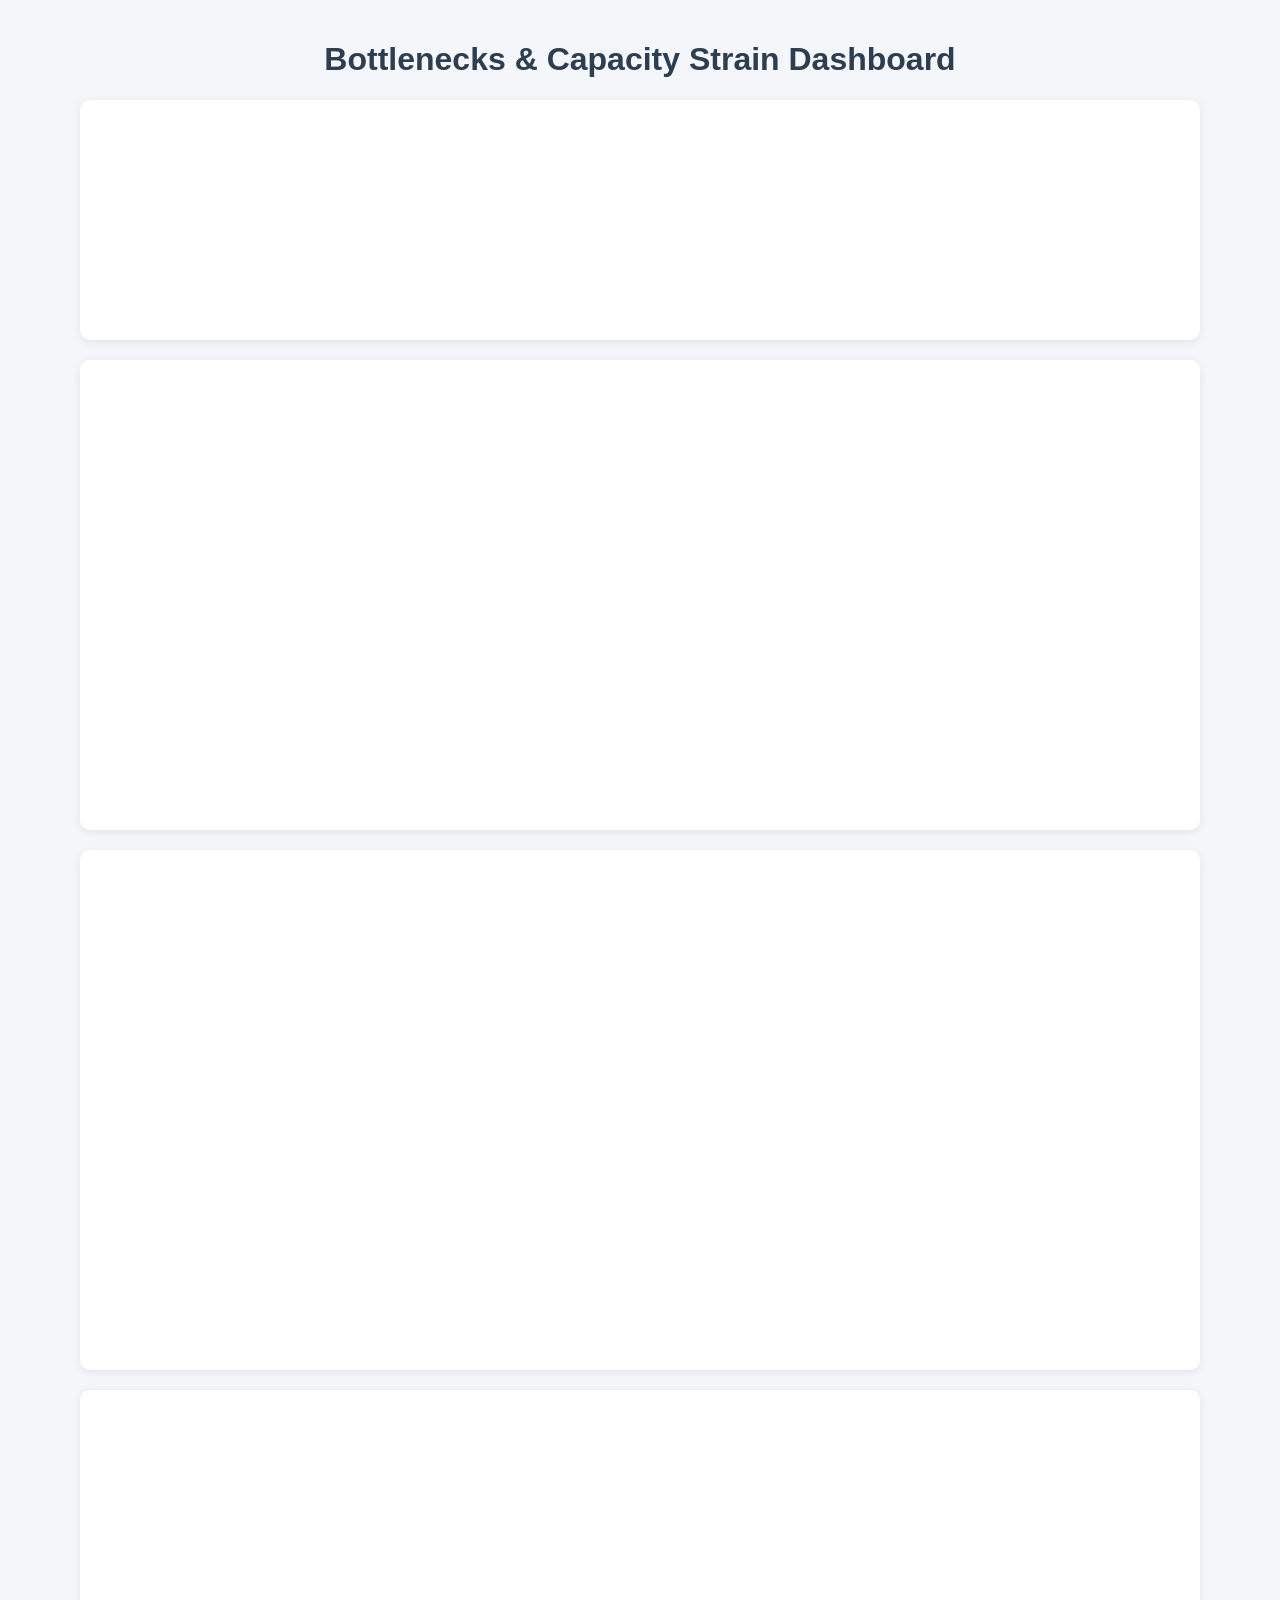
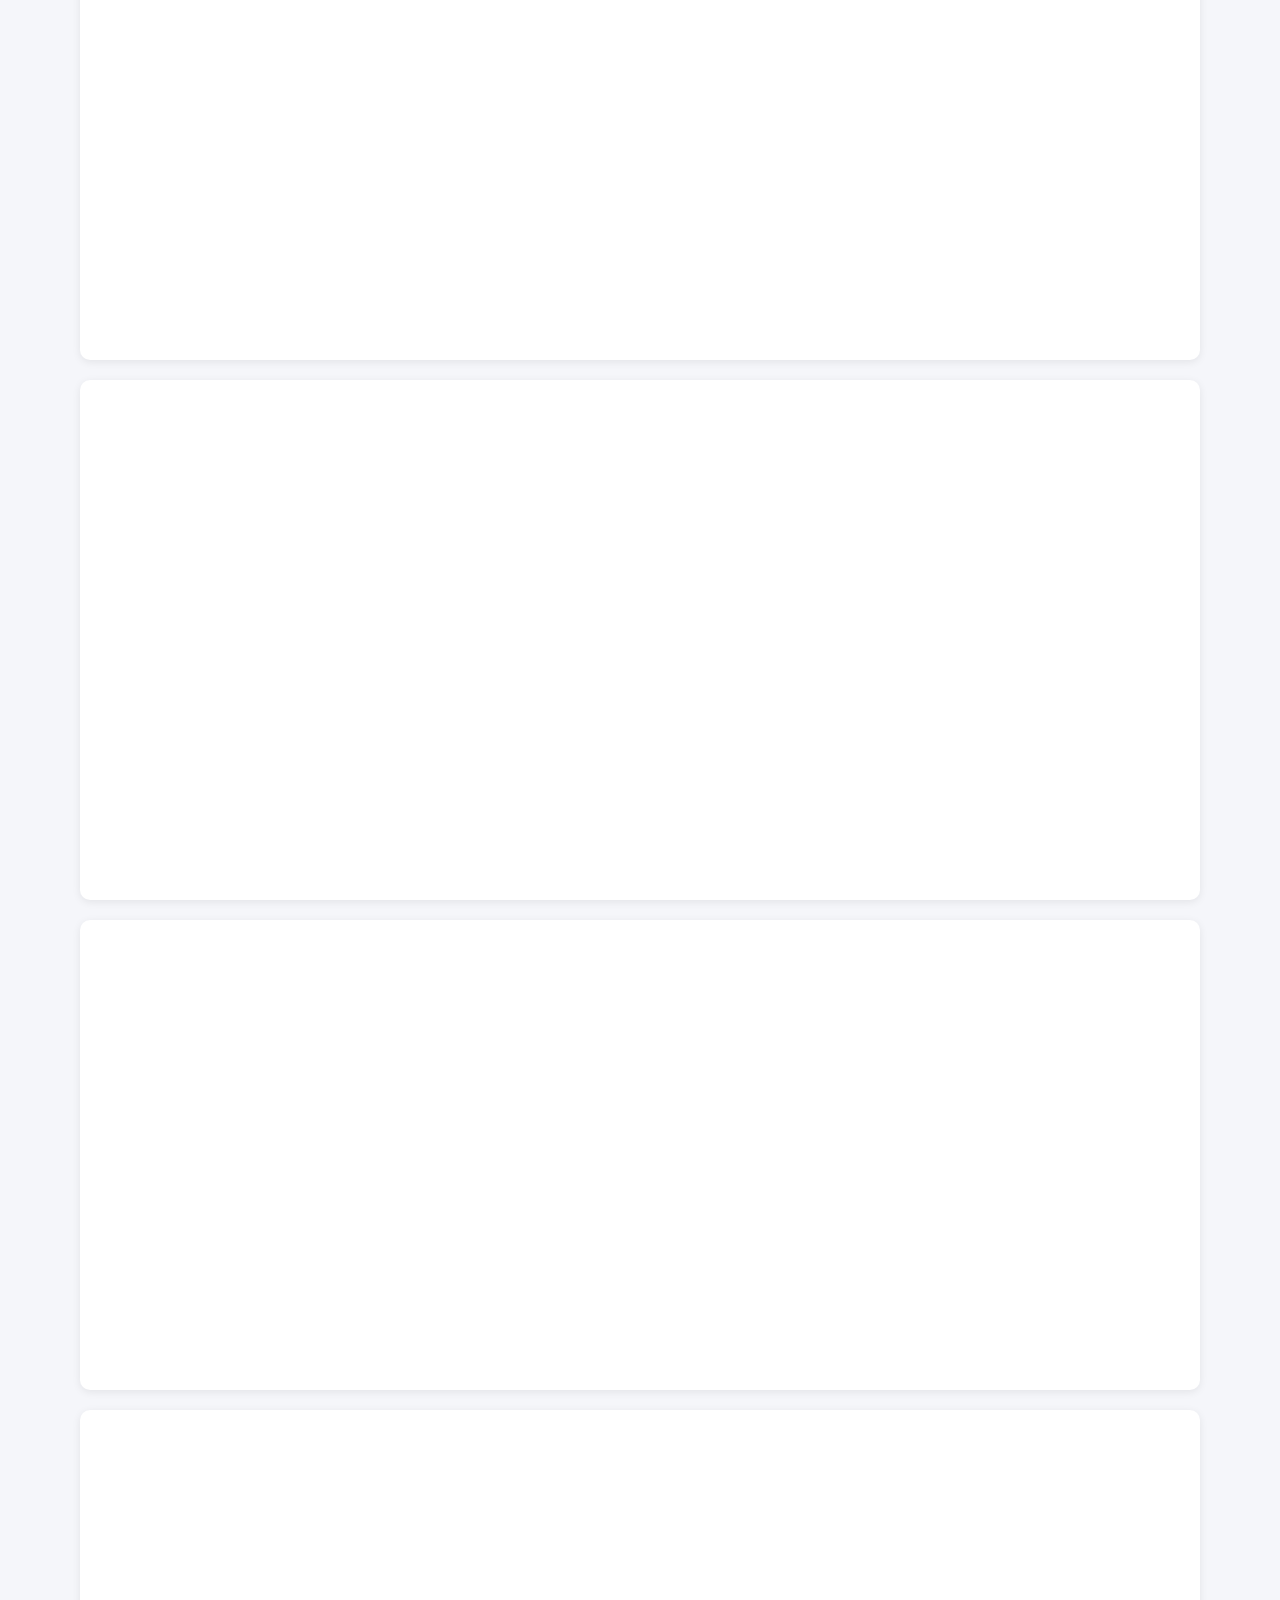
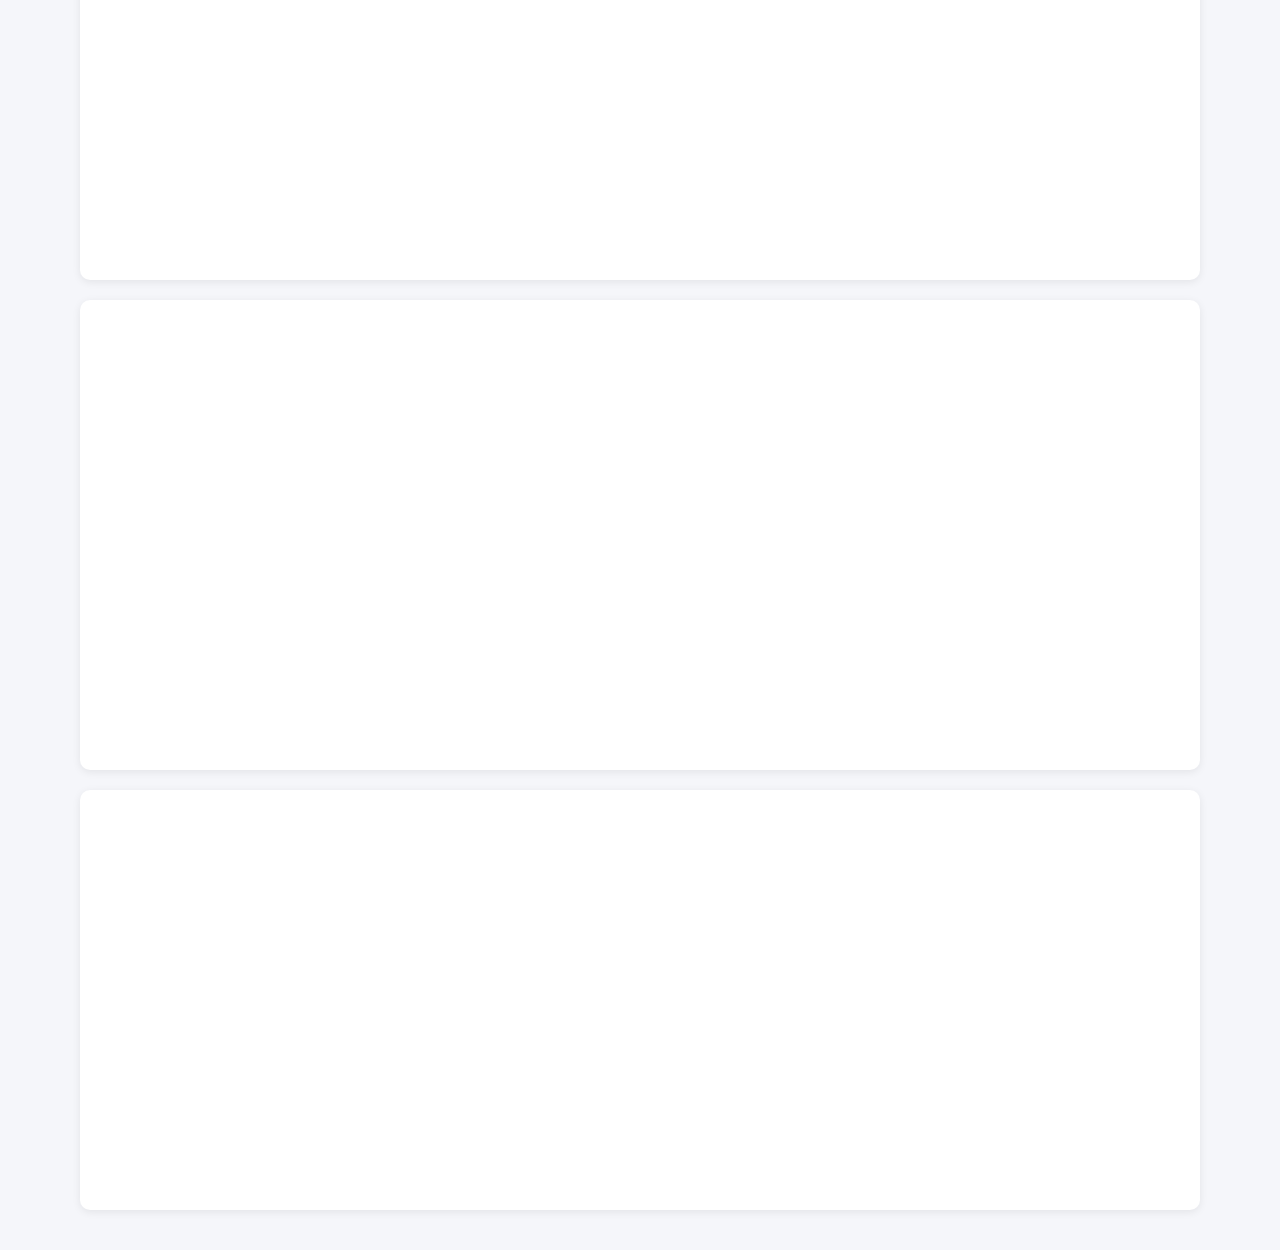
<file: outputs/bottleneck_capacity_dashboard.html>
<!DOCTYPE html>
<html>
<head>
    <title>Bottlenecks & Capacity Strain Dashboard</title>
    <style>
        body {
            font-family: Arial, sans-serif;
            background-color: #F5F6FA;
            margin: 0;
            padding: 20px;
        }
        h1 {
            text-align: center;
            color: #2C3E50;
        }
        .chart-box {
            background-color: white;
            border-radius: 10px;
            box-shadow: 0 2px 8px rgba(0,0,0,0.08);
            margin: 20px auto;
            padding: 10px;
            max-width: 1100px;
        }
    </style>
</head>
<body>
    <h1>Bottlenecks & Capacity Strain Dashboard</h1>
    <div class="chart-box"><div style="height:220px; width:100%;">                        <script>window.PlotlyConfig = {MathJaxConfig: 'local'};</script>
        <script charset="utf-8" src="https://cdn.plot.ly/plotly-3.7.0.min.js" integrity="sha256-jvTGqxNp8AGWEcvNLVuKr+8j5dGe9Yw51LQkmDH+IYA=" crossorigin="anonymous"></script>                <div id="b97de1c7-ae16-4033-aa51-db4b084e29ae" class="plotly-graph-div" style="height:100%; width:100%;"></div>            <script>                window.PLOTLYENV=window.PLOTLYENV || {};                                if (document.getElementById("b97de1c7-ae16-4033-aa51-db4b084e29ae")) {                    Plotly.newPlot(                        "b97de1c7-ae16-4033-aa51-db4b084e29ae",                        [{"mode":"number","number":{"font":{"color":"#2C3E50","size":40}},"title":{"text":"Total Admissions"},"value":5000,"type":"indicator","domain":{"x":[0.0,0.2125],"y":[0.0,1.0]}},{"mode":"number","number":{"font":{"color":"#1F77B4","size":40},"suffix":" days"},"title":{"text":"Average LOS (Days)"},"value":5.52,"type":"indicator","domain":{"x":[0.2625,0.475],"y":[0.0,1.0]}},{"mode":"number","number":{"font":{"color":"#D62728","size":40}},"title":{"text":"Critical Admissions"},"value":1279,"type":"indicator","domain":{"x":[0.525,0.7375],"y":[0.0,1.0]}},{"mode":"number","number":{"font":{"color":"#2CA02C","size":40}},"title":{"text":"Highest Doctor Workload\u003cbr\u003e\u003csub\u003eDoctor_39\u003c\u002fsub\u003e"},"value":21,"type":"indicator","domain":{"x":[0.7875,1.0],"y":[0.0,1.0]}}],                        {"template":{"data":{"barpolar":[{"marker":{"line":{"color":"white","width":0.5},"pattern":{"fillmode":"overlay","size":10,"solidity":0.2}},"type":"barpolar"}],"bar":[{"error_x":{"color":"#2a3f5f"},"error_y":{"color":"#2a3f5f"},"marker":{"line":{"color":"white","width":0.5},"pattern":{"fillmode":"overlay","size":10,"solidity":0.2}},"type":"bar"}],"carpet":[{"aaxis":{"endlinecolor":"#2a3f5f","gridcolor":"#C8D4E3","linecolor":"#C8D4E3","minorgridcolor":"#C8D4E3","startlinecolor":"#2a3f5f"},"baxis":{"endlinecolor":"#2a3f5f","gridcolor":"#C8D4E3","linecolor":"#C8D4E3","minorgridcolor":"#C8D4E3","startlinecolor":"#2a3f5f"},"type":"carpet"}],"choropleth":[{"colorbar":{"outlinewidth":0,"ticks":""},"type":"choropleth"}],"contourcarpet":[{"colorbar":{"outlinewidth":0,"ticks":""},"type":"contourcarpet"}],"contour":[{"colorbar":{"outlinewidth":0,"ticks":""},"colorscale":[[0.0,"#0d0887"],[0.1111111111111111,"#46039f"],[0.2222222222222222,"#7201a8"],[0.3333333333333333,"#9c179e"],[0.4444444444444444,"#bd3786"],[0.5555555555555556,"#d8576b"],[0.6666666666666666,"#ed7953"],[0.7777777777777778,"#fb9f3a"],[0.8888888888888888,"#fdca26"],[1.0,"#f0f921"]],"type":"contour"}],"heatmap":[{"colorbar":{"outlinewidth":0,"ticks":""},"colorscale":[[0.0,"#0d0887"],[0.1111111111111111,"#46039f"],[0.2222222222222222,"#7201a8"],[0.3333333333333333,"#9c179e"],[0.4444444444444444,"#bd3786"],[0.5555555555555556,"#d8576b"],[0.6666666666666666,"#ed7953"],[0.7777777777777778,"#fb9f3a"],[0.8888888888888888,"#fdca26"],[1.0,"#f0f921"]],"type":"heatmap"}],"histogram2dcontour":[{"colorbar":{"outlinewidth":0,"ticks":""},"colorscale":[[0.0,"#0d0887"],[0.1111111111111111,"#46039f"],[0.2222222222222222,"#7201a8"],[0.3333333333333333,"#9c179e"],[0.4444444444444444,"#bd3786"],[0.5555555555555556,"#d8576b"],[0.6666666666666666,"#ed7953"],[0.7777777777777778,"#fb9f3a"],[0.8888888888888888,"#fdca26"],[1.0,"#f0f921"]],"type":"histogram2dcontour"}],"histogram2d":[{"colorbar":{"outlinewidth":0,"ticks":""},"colorscale":[[0.0,"#0d0887"],[0.1111111111111111,"#46039f"],[0.2222222222222222,"#7201a8"],[0.3333333333333333,"#9c179e"],[0.4444444444444444,"#bd3786"],[0.5555555555555556,"#d8576b"],[0.6666666666666666,"#ed7953"],[0.7777777777777778,"#fb9f3a"],[0.8888888888888888,"#fdca26"],[1.0,"#f0f921"]],"type":"histogram2d"}],"histogram":[{"marker":{"pattern":{"fillmode":"overlay","size":10,"solidity":0.2}},"type":"histogram"}],"mesh3d":[{"colorbar":{"outlinewidth":0,"ticks":""},"type":"mesh3d"}],"parcoords":[{"line":{"colorbar":{"outlinewidth":0,"ticks":""}},"type":"parcoords"}],"pie":[{"automargin":true,"type":"pie"}],"scatter3d":[{"line":{"colorbar":{"outlinewidth":0,"ticks":""}},"marker":{"colorbar":{"outlinewidth":0,"ticks":""}},"type":"scatter3d"}],"scattercarpet":[{"marker":{"colorbar":{"outlinewidth":0,"ticks":""}},"type":"scattercarpet"}],"scattergeo":[{"marker":{"colorbar":{"outlinewidth":0,"ticks":""}},"type":"scattergeo"}],"scattergl":[{"marker":{"colorbar":{"outlinewidth":0,"ticks":""}},"type":"scattergl"}],"scattermapbox":[{"marker":{"colorbar":{"outlinewidth":0,"ticks":""}},"type":"scattermapbox"}],"scattermap":[{"marker":{"colorbar":{"outlinewidth":0,"ticks":""}},"type":"scattermap"}],"scatterpolargl":[{"marker":{"colorbar":{"outlinewidth":0,"ticks":""}},"type":"scatterpolargl"}],"scatterpolar":[{"marker":{"colorbar":{"outlinewidth":0,"ticks":""}},"type":"scatterpolar"}],"scatter":[{"fillpattern":{"fillmode":"overlay","size":10,"solidity":0.2},"type":"scatter"}],"scatterternary":[{"marker":{"colorbar":{"outlinewidth":0,"ticks":""}},"type":"scatterternary"}],"surface":[{"colorbar":{"outlinewidth":0,"ticks":""},"colorscale":[[0.0,"#0d0887"],[0.1111111111111111,"#46039f"],[0.2222222222222222,"#7201a8"],[0.3333333333333333,"#9c179e"],[0.4444444444444444,"#bd3786"],[0.5555555555555556,"#d8576b"],[0.6666666666666666,"#ed7953"],[0.7777777777777778,"#fb9f3a"],[0.8888888888888888,"#fdca26"],[1.0,"#f0f921"]],"type":"surface"}],"table":[{"cells":{"fill":{"color":"#EBF0F8"},"line":{"color":"white"}},"header":{"fill":{"color":"#C8D4E3"},"line":{"color":"white"}},"type":"table"}]},"layout":{"annotationdefaults":{"arrowcolor":"#2a3f5f","arrowhead":0,"arrowwidth":1},"autotypenumbers":"strict","coloraxis":{"colorbar":{"outlinewidth":0,"ticks":""}},"colorscale":{"diverging":[[0,"#8e0152"],[0.1,"#c51b7d"],[0.2,"#de77ae"],[0.3,"#f1b6da"],[0.4,"#fde0ef"],[0.5,"#f7f7f7"],[0.6,"#e6f5d0"],[0.7,"#b8e186"],[0.8,"#7fbc41"],[0.9,"#4d9221"],[1,"#276419"]],"sequential":[[0.0,"#0d0887"],[0.1111111111111111,"#46039f"],[0.2222222222222222,"#7201a8"],[0.3333333333333333,"#9c179e"],[0.4444444444444444,"#bd3786"],[0.5555555555555556,"#d8576b"],[0.6666666666666666,"#ed7953"],[0.7777777777777778,"#fb9f3a"],[0.8888888888888888,"#fdca26"],[1.0,"#f0f921"]],"sequentialminus":[[0.0,"#0d0887"],[0.1111111111111111,"#46039f"],[0.2222222222222222,"#7201a8"],[0.3333333333333333,"#9c179e"],[0.4444444444444444,"#bd3786"],[0.5555555555555556,"#d8576b"],[0.6666666666666666,"#ed7953"],[0.7777777777777778,"#fb9f3a"],[0.8888888888888888,"#fdca26"],[1.0,"#f0f921"]]},"colorway":["#636efa","#EF553B","#00cc96","#ab63fa","#FFA15A","#19d3f3","#FF6692","#B6E880","#FF97FF","#FECB52"],"font":{"color":"#2a3f5f"},"geo":{"bgcolor":"white","lakecolor":"white","landcolor":"white","showlakes":true,"showland":true,"subunitcolor":"#C8D4E3"},"hoverlabel":{"align":"left"},"hovermode":"closest","mapbox":{"style":"light"},"paper_bgcolor":"white","plot_bgcolor":"white","polar":{"angularaxis":{"gridcolor":"#EBF0F8","linecolor":"#EBF0F8","ticks":""},"bgcolor":"white","radialaxis":{"gridcolor":"#EBF0F8","linecolor":"#EBF0F8","ticks":""}},"scene":{"xaxis":{"backgroundcolor":"white","gridcolor":"#DFE8F3","gridwidth":2,"linecolor":"#EBF0F8","showbackground":true,"ticks":"","zerolinecolor":"#EBF0F8"},"yaxis":{"backgroundcolor":"white","gridcolor":"#DFE8F3","gridwidth":2,"linecolor":"#EBF0F8","showbackground":true,"ticks":"","zerolinecolor":"#EBF0F8"},"zaxis":{"backgroundcolor":"white","gridcolor":"#DFE8F3","gridwidth":2,"linecolor":"#EBF0F8","showbackground":true,"ticks":"","zerolinecolor":"#EBF0F8"}},"shapedefaults":{"line":{"color":"#2a3f5f"}},"ternary":{"aaxis":{"gridcolor":"#DFE8F3","linecolor":"#A2B1C6","ticks":""},"baxis":{"gridcolor":"#DFE8F3","linecolor":"#A2B1C6","ticks":""},"bgcolor":"white","caxis":{"gridcolor":"#DFE8F3","linecolor":"#A2B1C6","ticks":""}},"title":{"x":0.05},"xaxis":{"automargin":true,"gridcolor":"#EBF0F8","linecolor":"#EBF0F8","ticks":"","title":{"standoff":15},"zerolinecolor":"#EBF0F8","zerolinewidth":2},"yaxis":{"automargin":true,"gridcolor":"#EBF0F8","linecolor":"#EBF0F8","ticks":"","title":{"standoff":15},"zerolinecolor":"#EBF0F8","zerolinewidth":2}}},"margin":{"t":60,"b":20,"l":20,"r":20},"title":{"text":"Key Performance Indicators","x":0.5},"height":220},                        {"responsive": true}                    )                };            </script>        </div></div>
    <div class="chart-box"><div style="height:450px; width:100%;">                            <div id="f4bfe401-59ff-42ba-b6b9-77bd67e323cc" class="plotly-graph-div" style="height:100%; width:100%;"></div>            <script>                window.PLOTLYENV=window.PLOTLYENV || {};                                if (document.getElementById("f4bfe401-59ff-42ba-b6b9-77bd67e323cc")) {                    Plotly.newPlot(                        "f4bfe401-59ff-42ba-b6b9-77bd67e323cc",                        [{"alignmentgroup":"True","boxpoints":"outliers","hovertemplate":"Length_of_Stay_Days=%{y}\u003cextra\u003e\u003c\u002fextra\u003e","legendgroup":"","marker":{"color":"#636efa"},"name":"","notched":false,"offsetgroup":"","orientation":"v","showlegend":false,"x0":" ","xaxis":"x","y":{"dtype":"i1","bdata":"[base64]"},"y0":" ","yaxis":"y","type":"box"}],                        {"template":{"data":{"barpolar":[{"marker":{"line":{"color":"white","width":0.5},"pattern":{"fillmode":"overlay","size":10,"solidity":0.2}},"type":"barpolar"}],"bar":[{"error_x":{"color":"#2a3f5f"},"error_y":{"color":"#2a3f5f"},"marker":{"line":{"color":"white","width":0.5},"pattern":{"fillmode":"overlay","size":10,"solidity":0.2}},"type":"bar"}],"carpet":[{"aaxis":{"endlinecolor":"#2a3f5f","gridcolor":"#C8D4E3","linecolor":"#C8D4E3","minorgridcolor":"#C8D4E3","startlinecolor":"#2a3f5f"},"baxis":{"endlinecolor":"#2a3f5f","gridcolor":"#C8D4E3","linecolor":"#C8D4E3","minorgridcolor":"#C8D4E3","startlinecolor":"#2a3f5f"},"type":"carpet"}],"choropleth":[{"colorbar":{"outlinewidth":0,"ticks":""},"type":"choropleth"}],"contourcarpet":[{"colorbar":{"outlinewidth":0,"ticks":""},"type":"contourcarpet"}],"contour":[{"colorbar":{"outlinewidth":0,"ticks":""},"colorscale":[[0.0,"#0d0887"],[0.1111111111111111,"#46039f"],[0.2222222222222222,"#7201a8"],[0.3333333333333333,"#9c179e"],[0.4444444444444444,"#bd3786"],[0.5555555555555556,"#d8576b"],[0.6666666666666666,"#ed7953"],[0.7777777777777778,"#fb9f3a"],[0.8888888888888888,"#fdca26"],[1.0,"#f0f921"]],"type":"contour"}],"heatmap":[{"colorbar":{"outlinewidth":0,"ticks":""},"colorscale":[[0.0,"#0d0887"],[0.1111111111111111,"#46039f"],[0.2222222222222222,"#7201a8"],[0.3333333333333333,"#9c179e"],[0.4444444444444444,"#bd3786"],[0.5555555555555556,"#d8576b"],[0.6666666666666666,"#ed7953"],[0.7777777777777778,"#fb9f3a"],[0.8888888888888888,"#fdca26"],[1.0,"#f0f921"]],"type":"heatmap"}],"histogram2dcontour":[{"colorbar":{"outlinewidth":0,"ticks":""},"colorscale":[[0.0,"#0d0887"],[0.1111111111111111,"#46039f"],[0.2222222222222222,"#7201a8"],[0.3333333333333333,"#9c179e"],[0.4444444444444444,"#bd3786"],[0.5555555555555556,"#d8576b"],[0.6666666666666666,"#ed7953"],[0.7777777777777778,"#fb9f3a"],[0.8888888888888888,"#fdca26"],[1.0,"#f0f921"]],"type":"histogram2dcontour"}],"histogram2d":[{"colorbar":{"outlinewidth":0,"ticks":""},"colorscale":[[0.0,"#0d0887"],[0.1111111111111111,"#46039f"],[0.2222222222222222,"#7201a8"],[0.3333333333333333,"#9c179e"],[0.4444444444444444,"#bd3786"],[0.5555555555555556,"#d8576b"],[0.6666666666666666,"#ed7953"],[0.7777777777777778,"#fb9f3a"],[0.8888888888888888,"#fdca26"],[1.0,"#f0f921"]],"type":"histogram2d"}],"histogram":[{"marker":{"pattern":{"fillmode":"overlay","size":10,"solidity":0.2}},"type":"histogram"}],"mesh3d":[{"colorbar":{"outlinewidth":0,"ticks":""},"type":"mesh3d"}],"parcoords":[{"line":{"colorbar":{"outlinewidth":0,"ticks":""}},"type":"parcoords"}],"pie":[{"automargin":true,"type":"pie"}],"scatter3d":[{"line":{"colorbar":{"outlinewidth":0,"ticks":""}},"marker":{"colorbar":{"outlinewidth":0,"ticks":""}},"type":"scatter3d"}],"scattercarpet":[{"marker":{"colorbar":{"outlinewidth":0,"ticks":""}},"type":"scattercarpet"}],"scattergeo":[{"marker":{"colorbar":{"outlinewidth":0,"ticks":""}},"type":"scattergeo"}],"scattergl":[{"marker":{"colorbar":{"outlinewidth":0,"ticks":""}},"type":"scattergl"}],"scattermapbox":[{"marker":{"colorbar":{"outlinewidth":0,"ticks":""}},"type":"scattermapbox"}],"scattermap":[{"marker":{"colorbar":{"outlinewidth":0,"ticks":""}},"type":"scattermap"}],"scatterpolargl":[{"marker":{"colorbar":{"outlinewidth":0,"ticks":""}},"type":"scatterpolargl"}],"scatterpolar":[{"marker":{"colorbar":{"outlinewidth":0,"ticks":""}},"type":"scatterpolar"}],"scatter":[{"fillpattern":{"fillmode":"overlay","size":10,"solidity":0.2},"type":"scatter"}],"scatterternary":[{"marker":{"colorbar":{"outlinewidth":0,"ticks":""}},"type":"scatterternary"}],"surface":[{"colorbar":{"outlinewidth":0,"ticks":""},"colorscale":[[0.0,"#0d0887"],[0.1111111111111111,"#46039f"],[0.2222222222222222,"#7201a8"],[0.3333333333333333,"#9c179e"],[0.4444444444444444,"#bd3786"],[0.5555555555555556,"#d8576b"],[0.6666666666666666,"#ed7953"],[0.7777777777777778,"#fb9f3a"],[0.8888888888888888,"#fdca26"],[1.0,"#f0f921"]],"type":"surface"}],"table":[{"cells":{"fill":{"color":"#EBF0F8"},"line":{"color":"white"}},"header":{"fill":{"color":"#C8D4E3"},"line":{"color":"white"}},"type":"table"}]},"layout":{"annotationdefaults":{"arrowcolor":"#2a3f5f","arrowhead":0,"arrowwidth":1},"autotypenumbers":"strict","coloraxis":{"colorbar":{"outlinewidth":0,"ticks":""}},"colorscale":{"diverging":[[0,"#8e0152"],[0.1,"#c51b7d"],[0.2,"#de77ae"],[0.3,"#f1b6da"],[0.4,"#fde0ef"],[0.5,"#f7f7f7"],[0.6,"#e6f5d0"],[0.7,"#b8e186"],[0.8,"#7fbc41"],[0.9,"#4d9221"],[1,"#276419"]],"sequential":[[0.0,"#0d0887"],[0.1111111111111111,"#46039f"],[0.2222222222222222,"#7201a8"],[0.3333333333333333,"#9c179e"],[0.4444444444444444,"#bd3786"],[0.5555555555555556,"#d8576b"],[0.6666666666666666,"#ed7953"],[0.7777777777777778,"#fb9f3a"],[0.8888888888888888,"#fdca26"],[1.0,"#f0f921"]],"sequentialminus":[[0.0,"#0d0887"],[0.1111111111111111,"#46039f"],[0.2222222222222222,"#7201a8"],[0.3333333333333333,"#9c179e"],[0.4444444444444444,"#bd3786"],[0.5555555555555556,"#d8576b"],[0.6666666666666666,"#ed7953"],[0.7777777777777778,"#fb9f3a"],[0.8888888888888888,"#fdca26"],[1.0,"#f0f921"]]},"colorway":["#636efa","#EF553B","#00cc96","#ab63fa","#FFA15A","#19d3f3","#FF6692","#B6E880","#FF97FF","#FECB52"],"font":{"color":"#2a3f5f"},"geo":{"bgcolor":"white","lakecolor":"white","landcolor":"white","showlakes":true,"showland":true,"subunitcolor":"#C8D4E3"},"hoverlabel":{"align":"left"},"hovermode":"closest","mapbox":{"style":"light"},"paper_bgcolor":"white","plot_bgcolor":"white","polar":{"angularaxis":{"gridcolor":"#EBF0F8","linecolor":"#EBF0F8","ticks":""},"bgcolor":"white","radialaxis":{"gridcolor":"#EBF0F8","linecolor":"#EBF0F8","ticks":""}},"scene":{"xaxis":{"backgroundcolor":"white","gridcolor":"#DFE8F3","gridwidth":2,"linecolor":"#EBF0F8","showbackground":true,"ticks":"","zerolinecolor":"#EBF0F8"},"yaxis":{"backgroundcolor":"white","gridcolor":"#DFE8F3","gridwidth":2,"linecolor":"#EBF0F8","showbackground":true,"ticks":"","zerolinecolor":"#EBF0F8"},"zaxis":{"backgroundcolor":"white","gridcolor":"#DFE8F3","gridwidth":2,"linecolor":"#EBF0F8","showbackground":true,"ticks":"","zerolinecolor":"#EBF0F8"}},"shapedefaults":{"line":{"color":"#2a3f5f"}},"ternary":{"aaxis":{"gridcolor":"#DFE8F3","linecolor":"#A2B1C6","ticks":""},"baxis":{"gridcolor":"#DFE8F3","linecolor":"#A2B1C6","ticks":""},"bgcolor":"white","caxis":{"gridcolor":"#DFE8F3","linecolor":"#A2B1C6","ticks":""}},"title":{"x":0.05},"xaxis":{"automargin":true,"gridcolor":"#EBF0F8","linecolor":"#EBF0F8","ticks":"","title":{"standoff":15},"zerolinecolor":"#EBF0F8","zerolinewidth":2},"yaxis":{"automargin":true,"gridcolor":"#EBF0F8","linecolor":"#EBF0F8","ticks":"","title":{"standoff":15},"zerolinecolor":"#EBF0F8","zerolinewidth":2}}},"xaxis":{"anchor":"y","domain":[0.0,1.0],"title":{"text":""}},"yaxis":{"anchor":"x","domain":[0.0,1.0],"title":{"text":"Length of Stay (Days)"}},"legend":{"tracegroupgap":0},"title":{"text":"Length of Stay Distribution","x":0.5},"boxmode":"group","height":450},                        {"responsive": true}                    )                };            </script>        </div></div>
    <div class="chart-box"><div style="height:500px; width:100%;">                            <div id="09d9446b-215b-4d47-bf92-43902ad40ed7" class="plotly-graph-div" style="height:100%; width:100%;"></div>            <script>                window.PLOTLYENV=window.PLOTLYENV || {};                                if (document.getElementById("09d9446b-215b-4d47-bf92-43902ad40ed7")) {                    Plotly.newPlot(                        "09d9446b-215b-4d47-bf92-43902ad40ed7",                        [{"customdata":[["Endocrinology"],["Gastroenterology"],["Pediatrics"],["ENT"],["Orthopedics"],["Gastroenterology"],["General Surgery"],["Orthopedics"],["Dental"],["Psychiatry"]],"hovertemplate":"Admission_Count=%{x}\u003cbr\u003eDoctor_Name=%{y}\u003cbr\u003eSpecialization=%{customdata[0]}\u003cextra\u003e\u003c\u002fextra\u003e","legendgroup":"","marker":{"color":"#636efa","pattern":{"shape":""}},"name":"","orientation":"h","showlegend":false,"textposition":"auto","x":{"dtype":"i1","bdata":"ERERERISEhITFQ=="},"xaxis":"x","y":["Doctor_56","Doctor_311","Doctor_397","Doctor_370","Doctor_273","Doctor_15","Doctor_30","Doctor_469","Doctor_182","Doctor_39"],"yaxis":"y","type":"bar"}],                        {"template":{"data":{"barpolar":[{"marker":{"line":{"color":"white","width":0.5},"pattern":{"fillmode":"overlay","size":10,"solidity":0.2}},"type":"barpolar"}],"bar":[{"error_x":{"color":"#2a3f5f"},"error_y":{"color":"#2a3f5f"},"marker":{"line":{"color":"white","width":0.5},"pattern":{"fillmode":"overlay","size":10,"solidity":0.2}},"type":"bar"}],"carpet":[{"aaxis":{"endlinecolor":"#2a3f5f","gridcolor":"#C8D4E3","linecolor":"#C8D4E3","minorgridcolor":"#C8D4E3","startlinecolor":"#2a3f5f"},"baxis":{"endlinecolor":"#2a3f5f","gridcolor":"#C8D4E3","linecolor":"#C8D4E3","minorgridcolor":"#C8D4E3","startlinecolor":"#2a3f5f"},"type":"carpet"}],"choropleth":[{"colorbar":{"outlinewidth":0,"ticks":""},"type":"choropleth"}],"contourcarpet":[{"colorbar":{"outlinewidth":0,"ticks":""},"type":"contourcarpet"}],"contour":[{"colorbar":{"outlinewidth":0,"ticks":""},"colorscale":[[0.0,"#0d0887"],[0.1111111111111111,"#46039f"],[0.2222222222222222,"#7201a8"],[0.3333333333333333,"#9c179e"],[0.4444444444444444,"#bd3786"],[0.5555555555555556,"#d8576b"],[0.6666666666666666,"#ed7953"],[0.7777777777777778,"#fb9f3a"],[0.8888888888888888,"#fdca26"],[1.0,"#f0f921"]],"type":"contour"}],"heatmap":[{"colorbar":{"outlinewidth":0,"ticks":""},"colorscale":[[0.0,"#0d0887"],[0.1111111111111111,"#46039f"],[0.2222222222222222,"#7201a8"],[0.3333333333333333,"#9c179e"],[0.4444444444444444,"#bd3786"],[0.5555555555555556,"#d8576b"],[0.6666666666666666,"#ed7953"],[0.7777777777777778,"#fb9f3a"],[0.8888888888888888,"#fdca26"],[1.0,"#f0f921"]],"type":"heatmap"}],"histogram2dcontour":[{"colorbar":{"outlinewidth":0,"ticks":""},"colorscale":[[0.0,"#0d0887"],[0.1111111111111111,"#46039f"],[0.2222222222222222,"#7201a8"],[0.3333333333333333,"#9c179e"],[0.4444444444444444,"#bd3786"],[0.5555555555555556,"#d8576b"],[0.6666666666666666,"#ed7953"],[0.7777777777777778,"#fb9f3a"],[0.8888888888888888,"#fdca26"],[1.0,"#f0f921"]],"type":"histogram2dcontour"}],"histogram2d":[{"colorbar":{"outlinewidth":0,"ticks":""},"colorscale":[[0.0,"#0d0887"],[0.1111111111111111,"#46039f"],[0.2222222222222222,"#7201a8"],[0.3333333333333333,"#9c179e"],[0.4444444444444444,"#bd3786"],[0.5555555555555556,"#d8576b"],[0.6666666666666666,"#ed7953"],[0.7777777777777778,"#fb9f3a"],[0.8888888888888888,"#fdca26"],[1.0,"#f0f921"]],"type":"histogram2d"}],"histogram":[{"marker":{"pattern":{"fillmode":"overlay","size":10,"solidity":0.2}},"type":"histogram"}],"mesh3d":[{"colorbar":{"outlinewidth":0,"ticks":""},"type":"mesh3d"}],"parcoords":[{"line":{"colorbar":{"outlinewidth":0,"ticks":""}},"type":"parcoords"}],"pie":[{"automargin":true,"type":"pie"}],"scatter3d":[{"line":{"colorbar":{"outlinewidth":0,"ticks":""}},"marker":{"colorbar":{"outlinewidth":0,"ticks":""}},"type":"scatter3d"}],"scattercarpet":[{"marker":{"colorbar":{"outlinewidth":0,"ticks":""}},"type":"scattercarpet"}],"scattergeo":[{"marker":{"colorbar":{"outlinewidth":0,"ticks":""}},"type":"scattergeo"}],"scattergl":[{"marker":{"colorbar":{"outlinewidth":0,"ticks":""}},"type":"scattergl"}],"scattermapbox":[{"marker":{"colorbar":{"outlinewidth":0,"ticks":""}},"type":"scattermapbox"}],"scattermap":[{"marker":{"colorbar":{"outlinewidth":0,"ticks":""}},"type":"scattermap"}],"scatterpolargl":[{"marker":{"colorbar":{"outlinewidth":0,"ticks":""}},"type":"scatterpolargl"}],"scatterpolar":[{"marker":{"colorbar":{"outlinewidth":0,"ticks":""}},"type":"scatterpolar"}],"scatter":[{"fillpattern":{"fillmode":"overlay","size":10,"solidity":0.2},"type":"scatter"}],"scatterternary":[{"marker":{"colorbar":{"outlinewidth":0,"ticks":""}},"type":"scatterternary"}],"surface":[{"colorbar":{"outlinewidth":0,"ticks":""},"colorscale":[[0.0,"#0d0887"],[0.1111111111111111,"#46039f"],[0.2222222222222222,"#7201a8"],[0.3333333333333333,"#9c179e"],[0.4444444444444444,"#bd3786"],[0.5555555555555556,"#d8576b"],[0.6666666666666666,"#ed7953"],[0.7777777777777778,"#fb9f3a"],[0.8888888888888888,"#fdca26"],[1.0,"#f0f921"]],"type":"surface"}],"table":[{"cells":{"fill":{"color":"#EBF0F8"},"line":{"color":"white"}},"header":{"fill":{"color":"#C8D4E3"},"line":{"color":"white"}},"type":"table"}]},"layout":{"annotationdefaults":{"arrowcolor":"#2a3f5f","arrowhead":0,"arrowwidth":1},"autotypenumbers":"strict","coloraxis":{"colorbar":{"outlinewidth":0,"ticks":""}},"colorscale":{"diverging":[[0,"#8e0152"],[0.1,"#c51b7d"],[0.2,"#de77ae"],[0.3,"#f1b6da"],[0.4,"#fde0ef"],[0.5,"#f7f7f7"],[0.6,"#e6f5d0"],[0.7,"#b8e186"],[0.8,"#7fbc41"],[0.9,"#4d9221"],[1,"#276419"]],"sequential":[[0.0,"#0d0887"],[0.1111111111111111,"#46039f"],[0.2222222222222222,"#7201a8"],[0.3333333333333333,"#9c179e"],[0.4444444444444444,"#bd3786"],[0.5555555555555556,"#d8576b"],[0.6666666666666666,"#ed7953"],[0.7777777777777778,"#fb9f3a"],[0.8888888888888888,"#fdca26"],[1.0,"#f0f921"]],"sequentialminus":[[0.0,"#0d0887"],[0.1111111111111111,"#46039f"],[0.2222222222222222,"#7201a8"],[0.3333333333333333,"#9c179e"],[0.4444444444444444,"#bd3786"],[0.5555555555555556,"#d8576b"],[0.6666666666666666,"#ed7953"],[0.7777777777777778,"#fb9f3a"],[0.8888888888888888,"#fdca26"],[1.0,"#f0f921"]]},"colorway":["#636efa","#EF553B","#00cc96","#ab63fa","#FFA15A","#19d3f3","#FF6692","#B6E880","#FF97FF","#FECB52"],"font":{"color":"#2a3f5f"},"geo":{"bgcolor":"white","lakecolor":"white","landcolor":"white","showlakes":true,"showland":true,"subunitcolor":"#C8D4E3"},"hoverlabel":{"align":"left"},"hovermode":"closest","mapbox":{"style":"light"},"paper_bgcolor":"white","plot_bgcolor":"white","polar":{"angularaxis":{"gridcolor":"#EBF0F8","linecolor":"#EBF0F8","ticks":""},"bgcolor":"white","radialaxis":{"gridcolor":"#EBF0F8","linecolor":"#EBF0F8","ticks":""}},"scene":{"xaxis":{"backgroundcolor":"white","gridcolor":"#DFE8F3","gridwidth":2,"linecolor":"#EBF0F8","showbackground":true,"ticks":"","zerolinecolor":"#EBF0F8"},"yaxis":{"backgroundcolor":"white","gridcolor":"#DFE8F3","gridwidth":2,"linecolor":"#EBF0F8","showbackground":true,"ticks":"","zerolinecolor":"#EBF0F8"},"zaxis":{"backgroundcolor":"white","gridcolor":"#DFE8F3","gridwidth":2,"linecolor":"#EBF0F8","showbackground":true,"ticks":"","zerolinecolor":"#EBF0F8"}},"shapedefaults":{"line":{"color":"#2a3f5f"}},"ternary":{"aaxis":{"gridcolor":"#DFE8F3","linecolor":"#A2B1C6","ticks":""},"baxis":{"gridcolor":"#DFE8F3","linecolor":"#A2B1C6","ticks":""},"bgcolor":"white","caxis":{"gridcolor":"#DFE8F3","linecolor":"#A2B1C6","ticks":""}},"title":{"x":0.05},"xaxis":{"automargin":true,"gridcolor":"#EBF0F8","linecolor":"#EBF0F8","ticks":"","title":{"standoff":15},"zerolinecolor":"#EBF0F8","zerolinewidth":2},"yaxis":{"automargin":true,"gridcolor":"#EBF0F8","linecolor":"#EBF0F8","ticks":"","title":{"standoff":15},"zerolinecolor":"#EBF0F8","zerolinewidth":2}}},"xaxis":{"anchor":"y","domain":[0.0,1.0],"title":{"text":"Number of Admissions"}},"yaxis":{"anchor":"x","domain":[0.0,1.0],"title":{"text":"Doctor"}},"legend":{"tracegroupgap":0},"title":{"text":"Top 10 Doctors by Admission Workload","x":0.5},"barmode":"relative","height":500},                        {"responsive": true}                    )                };            </script>        </div></div>
    <div class="chart-box"><div style="height:550px; width:100%;">                            <div id="b9f517f1-f676-4d86-9753-39537ff5a4f2" class="plotly-graph-div" style="height:100%; width:100%;"></div>            <script>                window.PLOTLYENV=window.PLOTLYENV || {};                                if (document.getElementById("b9f517f1-f676-4d86-9753-39537ff5a4f2")) {                    Plotly.newPlot(                        "b9f517f1-f676-4d86-9753-39537ff5a4f2",                        [{"hovertemplate":"department_name=Cardiology\u003cbr\u003eMonth=%{x}\u003cbr\u003eAdmission_Count=%{y}\u003cextra\u003e\u003c\u002fextra\u003e","legendgroup":"Cardiology","line":{"color":"#636efa","dash":"solid"},"marker":{"symbol":"circle"},"mode":"lines+markers","name":"Cardiology","orientation":"v","showlegend":true,"x":["2025-01","2025-02","2025-03","2025-04","2025-05","2025-06","2025-07","2025-08","2025-09","2025-10"],"xaxis":"x","y":{"dtype":"i1","bdata":"ExMdFBwSFh8VGg=="},"yaxis":"y","type":"scatter"},{"hovertemplate":"department_name=Dental\u003cbr\u003eMonth=%{x}\u003cbr\u003eAdmission_Count=%{y}\u003cextra\u003e\u003c\u002fextra\u003e","legendgroup":"Dental","line":{"color":"#EF553B","dash":"solid"},"marker":{"symbol":"circle"},"mode":"lines+markers","name":"Dental","orientation":"v","showlegend":true,"x":["2025-01","2025-02","2025-03","2025-04","2025-05","2025-06","2025-07","2025-08","2025-09","2025-10"],"xaxis":"x","y":{"dtype":"i1","bdata":"GBMaHyEaGhUcEw=="},"yaxis":"y","type":"scatter"},{"hovertemplate":"department_name=Dermatology\u003cbr\u003eMonth=%{x}\u003cbr\u003eAdmission_Count=%{y}\u003cextra\u003e\u003c\u002fextra\u003e","legendgroup":"Dermatology","line":{"color":"#00cc96","dash":"solid"},"marker":{"symbol":"circle"},"mode":"lines+markers","name":"Dermatology","orientation":"v","showlegend":true,"x":["2025-01","2025-02","2025-03","2025-04","2025-05","2025-06","2025-07","2025-08","2025-09","2025-10"],"xaxis":"x","y":{"dtype":"i1","bdata":"DRIREAsSFhkWEQ=="},"yaxis":"y","type":"scatter"},{"hovertemplate":"department_name=ENT\u003cbr\u003eMonth=%{x}\u003cbr\u003eAdmission_Count=%{y}\u003cextra\u003e\u003c\u002fextra\u003e","legendgroup":"ENT","line":{"color":"#ab63fa","dash":"solid"},"marker":{"symbol":"circle"},"mode":"lines+markers","name":"ENT","orientation":"v","showlegend":true,"x":["2025-01","2025-02","2025-03","2025-04","2025-05","2025-06","2025-07","2025-08","2025-09","2025-10"],"xaxis":"x","y":{"dtype":"i1","bdata":"Fh0XDRgXFBYUEw=="},"yaxis":"y","type":"scatter"},{"hovertemplate":"department_name=Emergency\u003cbr\u003eMonth=%{x}\u003cbr\u003eAdmission_Count=%{y}\u003cextra\u003e\u003c\u002fextra\u003e","legendgroup":"Emergency","line":{"color":"#FFA15A","dash":"solid"},"marker":{"symbol":"circle"},"mode":"lines+markers","name":"Emergency","orientation":"v","showlegend":true,"x":["2025-01","2025-02","2025-03","2025-04","2025-05","2025-06","2025-07","2025-08","2025-09","2025-10"],"xaxis":"x","y":{"dtype":"i1","bdata":"JyQeHy0nIyAYGA=="},"yaxis":"y","type":"scatter"},{"hovertemplate":"department_name=Endocrinology\u003cbr\u003eMonth=%{x}\u003cbr\u003eAdmission_Count=%{y}\u003cextra\u003e\u003c\u002fextra\u003e","legendgroup":"Endocrinology","line":{"color":"#19d3f3","dash":"solid"},"marker":{"symbol":"circle"},"mode":"lines+markers","name":"Endocrinology","orientation":"v","showlegend":true,"x":["2025-01","2025-02","2025-03","2025-04","2025-05","2025-06","2025-07","2025-08","2025-09","2025-10"],"xaxis":"x","y":{"dtype":"i1","bdata":"IyAhIBsrGR4fHw=="},"yaxis":"y","type":"scatter"},{"hovertemplate":"department_name=Gastroenterology\u003cbr\u003eMonth=%{x}\u003cbr\u003eAdmission_Count=%{y}\u003cextra\u003e\u003c\u002fextra\u003e","legendgroup":"Gastroenterology","line":{"color":"#FF6692","dash":"solid"},"marker":{"symbol":"circle"},"mode":"lines+markers","name":"Gastroenterology","orientation":"v","showlegend":true,"x":["2025-01","2025-02","2025-03","2025-04","2025-05","2025-06","2025-07","2025-08","2025-09","2025-10"],"xaxis":"x","y":{"dtype":"i1","bdata":"GxoXHhkZIRsbEQ=="},"yaxis":"y","type":"scatter"},{"hovertemplate":"department_name=General Surgery\u003cbr\u003eMonth=%{x}\u003cbr\u003eAdmission_Count=%{y}\u003cextra\u003e\u003c\u002fextra\u003e","legendgroup":"General Surgery","line":{"color":"#B6E880","dash":"solid"},"marker":{"symbol":"circle"},"mode":"lines+markers","name":"General Surgery","orientation":"v","showlegend":true,"x":["2025-01","2025-02","2025-03","2025-04","2025-05","2025-06","2025-07","2025-08","2025-09","2025-10"],"xaxis":"x","y":{"dtype":"i1","bdata":"Dg0TGA8ZEw8NEg=="},"yaxis":"y","type":"scatter"},{"hovertemplate":"department_name=Gynecology\u003cbr\u003eMonth=%{x}\u003cbr\u003eAdmission_Count=%{y}\u003cextra\u003e\u003c\u002fextra\u003e","legendgroup":"Gynecology","line":{"color":"#FF97FF","dash":"solid"},"marker":{"symbol":"circle"},"mode":"lines+markers","name":"Gynecology","orientation":"v","showlegend":true,"x":["2025-01","2025-02","2025-03","2025-04","2025-05","2025-06","2025-07","2025-08","2025-09","2025-10"],"xaxis":"x","y":{"dtype":"i1","bdata":"FwwOEBUNFBAOCg=="},"yaxis":"y","type":"scatter"},{"hovertemplate":"department_name=ICU\u003cbr\u003eMonth=%{x}\u003cbr\u003eAdmission_Count=%{y}\u003cextra\u003e\u003c\u002fextra\u003e","legendgroup":"ICU","line":{"color":"#FECB52","dash":"solid"},"marker":{"symbol":"circle"},"mode":"lines+markers","name":"ICU","orientation":"v","showlegend":true,"x":["2025-01","2025-02","2025-03","2025-04","2025-05","2025-06","2025-07","2025-08","2025-09","2025-10"],"xaxis":"x","y":{"dtype":"i1","bdata":"FR0TGiMdHhYYEg=="},"yaxis":"y","type":"scatter"},{"hovertemplate":"department_name=Nephrology\u003cbr\u003eMonth=%{x}\u003cbr\u003eAdmission_Count=%{y}\u003cextra\u003e\u003c\u002fextra\u003e","legendgroup":"Nephrology","line":{"color":"#636efa","dash":"solid"},"marker":{"symbol":"circle"},"mode":"lines+markers","name":"Nephrology","orientation":"v","showlegend":true,"x":["2025-01","2025-02","2025-03","2025-04","2025-05","2025-06","2025-07","2025-08","2025-09","2025-10"],"xaxis":"x","y":{"dtype":"i1","bdata":"DRUUGhgRGx8XEA=="},"yaxis":"y","type":"scatter"},{"hovertemplate":"department_name=Neurology\u003cbr\u003eMonth=%{x}\u003cbr\u003eAdmission_Count=%{y}\u003cextra\u003e\u003c\u002fextra\u003e","legendgroup":"Neurology","line":{"color":"#EF553B","dash":"solid"},"marker":{"symbol":"circle"},"mode":"lines+markers","name":"Neurology","orientation":"v","showlegend":true,"x":["2025-01","2025-02","2025-03","2025-04","2025-05","2025-06","2025-07","2025-08","2025-09","2025-10"],"xaxis":"x","y":{"dtype":"i1","bdata":"ERITDBMbFxUXFQ=="},"yaxis":"y","type":"scatter"},{"hovertemplate":"department_name=Oncology\u003cbr\u003eMonth=%{x}\u003cbr\u003eAdmission_Count=%{y}\u003cextra\u003e\u003c\u002fextra\u003e","legendgroup":"Oncology","line":{"color":"#00cc96","dash":"solid"},"marker":{"symbol":"circle"},"mode":"lines+markers","name":"Oncology","orientation":"v","showlegend":true,"x":["2025-01","2025-02","2025-03","2025-04","2025-05","2025-06","2025-07","2025-08","2025-09","2025-10"],"xaxis":"x","y":{"dtype":"i1","bdata":"MRckJhshIyUdGA=="},"yaxis":"y","type":"scatter"},{"hovertemplate":"department_name=Ophthalmology\u003cbr\u003eMonth=%{x}\u003cbr\u003eAdmission_Count=%{y}\u003cextra\u003e\u003c\u002fextra\u003e","legendgroup":"Ophthalmology","line":{"color":"#ab63fa","dash":"solid"},"marker":{"symbol":"circle"},"mode":"lines+markers","name":"Ophthalmology","orientation":"v","showlegend":true,"x":["2025-01","2025-02","2025-03","2025-04","2025-05","2025-06","2025-07","2025-08","2025-09","2025-10"],"xaxis":"x","y":{"dtype":"i1","bdata":"IhoWIB0VGhYdGw=="},"yaxis":"y","type":"scatter"},{"hovertemplate":"department_name=Orthopedics\u003cbr\u003eMonth=%{x}\u003cbr\u003eAdmission_Count=%{y}\u003cextra\u003e\u003c\u002fextra\u003e","legendgroup":"Orthopedics","line":{"color":"#FFA15A","dash":"solid"},"marker":{"symbol":"circle"},"mode":"lines+markers","name":"Orthopedics","orientation":"v","showlegend":true,"x":["2025-01","2025-02","2025-03","2025-04","2025-05","2025-06","2025-07","2025-08","2025-09","2025-10"],"xaxis":"x","y":{"dtype":"i1","bdata":"Lh8gGyAXHyAlHQ=="},"yaxis":"y","type":"scatter"},{"hovertemplate":"department_name=Pediatrics\u003cbr\u003eMonth=%{x}\u003cbr\u003eAdmission_Count=%{y}\u003cextra\u003e\u003c\u002fextra\u003e","legendgroup":"Pediatrics","line":{"color":"#19d3f3","dash":"solid"},"marker":{"symbol":"circle"},"mode":"lines+markers","name":"Pediatrics","orientation":"v","showlegend":true,"x":["2025-01","2025-02","2025-03","2025-04","2025-05","2025-06","2025-07","2025-08","2025-09","2025-10"],"xaxis":"x","y":{"dtype":"i1","bdata":"IBohGBwXGCEaHA=="},"yaxis":"y","type":"scatter"},{"hovertemplate":"department_name=Psychiatry\u003cbr\u003eMonth=%{x}\u003cbr\u003eAdmission_Count=%{y}\u003cextra\u003e\u003c\u002fextra\u003e","legendgroup":"Psychiatry","line":{"color":"#FF6692","dash":"solid"},"marker":{"symbol":"circle"},"mode":"lines+markers","name":"Psychiatry","orientation":"v","showlegend":true,"x":["2025-01","2025-02","2025-03","2025-04","2025-05","2025-06","2025-07","2025-08","2025-09","2025-10"],"xaxis":"x","y":{"dtype":"i1","bdata":"FxIZHhkeGhcbGg=="},"yaxis":"y","type":"scatter"},{"hovertemplate":"department_name=Pulmonology\u003cbr\u003eMonth=%{x}\u003cbr\u003eAdmission_Count=%{y}\u003cextra\u003e\u003c\u002fextra\u003e","legendgroup":"Pulmonology","line":{"color":"#B6E880","dash":"solid"},"marker":{"symbol":"circle"},"mode":"lines+markers","name":"Pulmonology","orientation":"v","showlegend":true,"x":["2025-01","2025-02","2025-03","2025-04","2025-05","2025-06","2025-07","2025-08","2025-09","2025-10"],"xaxis":"x","y":{"dtype":"i1","bdata":"GCkgIRsZISIlHw=="},"yaxis":"y","type":"scatter"},{"hovertemplate":"department_name=Radiology\u003cbr\u003eMonth=%{x}\u003cbr\u003eAdmission_Count=%{y}\u003cextra\u003e\u003c\u002fextra\u003e","legendgroup":"Radiology","line":{"color":"#FF97FF","dash":"solid"},"marker":{"symbol":"circle"},"mode":"lines+markers","name":"Radiology","orientation":"v","showlegend":true,"x":["2025-01","2025-02","2025-03","2025-04","2025-05","2025-06","2025-07","2025-08","2025-09","2025-10"],"xaxis":"x","y":{"dtype":"i1","bdata":"HhobHRcXHRYdHA=="},"yaxis":"y","type":"scatter"},{"hovertemplate":"department_name=Urology\u003cbr\u003eMonth=%{x}\u003cbr\u003eAdmission_Count=%{y}\u003cextra\u003e\u003c\u002fextra\u003e","legendgroup":"Urology","line":{"color":"#FECB52","dash":"solid"},"marker":{"symbol":"circle"},"mode":"lines+markers","name":"Urology","orientation":"v","showlegend":true,"x":["2025-01","2025-02","2025-03","2025-04","2025-05","2025-06","2025-07","2025-08","2025-09","2025-10"],"xaxis":"x","y":{"dtype":"i1","bdata":"CxAZEhUYEgoQCg=="},"yaxis":"y","type":"scatter"}],                        {"template":{"data":{"barpolar":[{"marker":{"line":{"color":"white","width":0.5},"pattern":{"fillmode":"overlay","size":10,"solidity":0.2}},"type":"barpolar"}],"bar":[{"error_x":{"color":"#2a3f5f"},"error_y":{"color":"#2a3f5f"},"marker":{"line":{"color":"white","width":0.5},"pattern":{"fillmode":"overlay","size":10,"solidity":0.2}},"type":"bar"}],"carpet":[{"aaxis":{"endlinecolor":"#2a3f5f","gridcolor":"#C8D4E3","linecolor":"#C8D4E3","minorgridcolor":"#C8D4E3","startlinecolor":"#2a3f5f"},"baxis":{"endlinecolor":"#2a3f5f","gridcolor":"#C8D4E3","linecolor":"#C8D4E3","minorgridcolor":"#C8D4E3","startlinecolor":"#2a3f5f"},"type":"carpet"}],"choropleth":[{"colorbar":{"outlinewidth":0,"ticks":""},"type":"choropleth"}],"contourcarpet":[{"colorbar":{"outlinewidth":0,"ticks":""},"type":"contourcarpet"}],"contour":[{"colorbar":{"outlinewidth":0,"ticks":""},"colorscale":[[0.0,"#0d0887"],[0.1111111111111111,"#46039f"],[0.2222222222222222,"#7201a8"],[0.3333333333333333,"#9c179e"],[0.4444444444444444,"#bd3786"],[0.5555555555555556,"#d8576b"],[0.6666666666666666,"#ed7953"],[0.7777777777777778,"#fb9f3a"],[0.8888888888888888,"#fdca26"],[1.0,"#f0f921"]],"type":"contour"}],"heatmap":[{"colorbar":{"outlinewidth":0,"ticks":""},"colorscale":[[0.0,"#0d0887"],[0.1111111111111111,"#46039f"],[0.2222222222222222,"#7201a8"],[0.3333333333333333,"#9c179e"],[0.4444444444444444,"#bd3786"],[0.5555555555555556,"#d8576b"],[0.6666666666666666,"#ed7953"],[0.7777777777777778,"#fb9f3a"],[0.8888888888888888,"#fdca26"],[1.0,"#f0f921"]],"type":"heatmap"}],"histogram2dcontour":[{"colorbar":{"outlinewidth":0,"ticks":""},"colorscale":[[0.0,"#0d0887"],[0.1111111111111111,"#46039f"],[0.2222222222222222,"#7201a8"],[0.3333333333333333,"#9c179e"],[0.4444444444444444,"#bd3786"],[0.5555555555555556,"#d8576b"],[0.6666666666666666,"#ed7953"],[0.7777777777777778,"#fb9f3a"],[0.8888888888888888,"#fdca26"],[1.0,"#f0f921"]],"type":"histogram2dcontour"}],"histogram2d":[{"colorbar":{"outlinewidth":0,"ticks":""},"colorscale":[[0.0,"#0d0887"],[0.1111111111111111,"#46039f"],[0.2222222222222222,"#7201a8"],[0.3333333333333333,"#9c179e"],[0.4444444444444444,"#bd3786"],[0.5555555555555556,"#d8576b"],[0.6666666666666666,"#ed7953"],[0.7777777777777778,"#fb9f3a"],[0.8888888888888888,"#fdca26"],[1.0,"#f0f921"]],"type":"histogram2d"}],"histogram":[{"marker":{"pattern":{"fillmode":"overlay","size":10,"solidity":0.2}},"type":"histogram"}],"mesh3d":[{"colorbar":{"outlinewidth":0,"ticks":""},"type":"mesh3d"}],"parcoords":[{"line":{"colorbar":{"outlinewidth":0,"ticks":""}},"type":"parcoords"}],"pie":[{"automargin":true,"type":"pie"}],"scatter3d":[{"line":{"colorbar":{"outlinewidth":0,"ticks":""}},"marker":{"colorbar":{"outlinewidth":0,"ticks":""}},"type":"scatter3d"}],"scattercarpet":[{"marker":{"colorbar":{"outlinewidth":0,"ticks":""}},"type":"scattercarpet"}],"scattergeo":[{"marker":{"colorbar":{"outlinewidth":0,"ticks":""}},"type":"scattergeo"}],"scattergl":[{"marker":{"colorbar":{"outlinewidth":0,"ticks":""}},"type":"scattergl"}],"scattermapbox":[{"marker":{"colorbar":{"outlinewidth":0,"ticks":""}},"type":"scattermapbox"}],"scattermap":[{"marker":{"colorbar":{"outlinewidth":0,"ticks":""}},"type":"scattermap"}],"scatterpolargl":[{"marker":{"colorbar":{"outlinewidth":0,"ticks":""}},"type":"scatterpolargl"}],"scatterpolar":[{"marker":{"colorbar":{"outlinewidth":0,"ticks":""}},"type":"scatterpolar"}],"scatter":[{"fillpattern":{"fillmode":"overlay","size":10,"solidity":0.2},"type":"scatter"}],"scatterternary":[{"marker":{"colorbar":{"outlinewidth":0,"ticks":""}},"type":"scatterternary"}],"surface":[{"colorbar":{"outlinewidth":0,"ticks":""},"colorscale":[[0.0,"#0d0887"],[0.1111111111111111,"#46039f"],[0.2222222222222222,"#7201a8"],[0.3333333333333333,"#9c179e"],[0.4444444444444444,"#bd3786"],[0.5555555555555556,"#d8576b"],[0.6666666666666666,"#ed7953"],[0.7777777777777778,"#fb9f3a"],[0.8888888888888888,"#fdca26"],[1.0,"#f0f921"]],"type":"surface"}],"table":[{"cells":{"fill":{"color":"#EBF0F8"},"line":{"color":"white"}},"header":{"fill":{"color":"#C8D4E3"},"line":{"color":"white"}},"type":"table"}]},"layout":{"annotationdefaults":{"arrowcolor":"#2a3f5f","arrowhead":0,"arrowwidth":1},"autotypenumbers":"strict","coloraxis":{"colorbar":{"outlinewidth":0,"ticks":""}},"colorscale":{"diverging":[[0,"#8e0152"],[0.1,"#c51b7d"],[0.2,"#de77ae"],[0.3,"#f1b6da"],[0.4,"#fde0ef"],[0.5,"#f7f7f7"],[0.6,"#e6f5d0"],[0.7,"#b8e186"],[0.8,"#7fbc41"],[0.9,"#4d9221"],[1,"#276419"]],"sequential":[[0.0,"#0d0887"],[0.1111111111111111,"#46039f"],[0.2222222222222222,"#7201a8"],[0.3333333333333333,"#9c179e"],[0.4444444444444444,"#bd3786"],[0.5555555555555556,"#d8576b"],[0.6666666666666666,"#ed7953"],[0.7777777777777778,"#fb9f3a"],[0.8888888888888888,"#fdca26"],[1.0,"#f0f921"]],"sequentialminus":[[0.0,"#0d0887"],[0.1111111111111111,"#46039f"],[0.2222222222222222,"#7201a8"],[0.3333333333333333,"#9c179e"],[0.4444444444444444,"#bd3786"],[0.5555555555555556,"#d8576b"],[0.6666666666666666,"#ed7953"],[0.7777777777777778,"#fb9f3a"],[0.8888888888888888,"#fdca26"],[1.0,"#f0f921"]]},"colorway":["#636efa","#EF553B","#00cc96","#ab63fa","#FFA15A","#19d3f3","#FF6692","#B6E880","#FF97FF","#FECB52"],"font":{"color":"#2a3f5f"},"geo":{"bgcolor":"white","lakecolor":"white","landcolor":"white","showlakes":true,"showland":true,"subunitcolor":"#C8D4E3"},"hoverlabel":{"align":"left"},"hovermode":"closest","mapbox":{"style":"light"},"paper_bgcolor":"white","plot_bgcolor":"white","polar":{"angularaxis":{"gridcolor":"#EBF0F8","linecolor":"#EBF0F8","ticks":""},"bgcolor":"white","radialaxis":{"gridcolor":"#EBF0F8","linecolor":"#EBF0F8","ticks":""}},"scene":{"xaxis":{"backgroundcolor":"white","gridcolor":"#DFE8F3","gridwidth":2,"linecolor":"#EBF0F8","showbackground":true,"ticks":"","zerolinecolor":"#EBF0F8"},"yaxis":{"backgroundcolor":"white","gridcolor":"#DFE8F3","gridwidth":2,"linecolor":"#EBF0F8","showbackground":true,"ticks":"","zerolinecolor":"#EBF0F8"},"zaxis":{"backgroundcolor":"white","gridcolor":"#DFE8F3","gridwidth":2,"linecolor":"#EBF0F8","showbackground":true,"ticks":"","zerolinecolor":"#EBF0F8"}},"shapedefaults":{"line":{"color":"#2a3f5f"}},"ternary":{"aaxis":{"gridcolor":"#DFE8F3","linecolor":"#A2B1C6","ticks":""},"baxis":{"gridcolor":"#DFE8F3","linecolor":"#A2B1C6","ticks":""},"bgcolor":"white","caxis":{"gridcolor":"#DFE8F3","linecolor":"#A2B1C6","ticks":""}},"title":{"x":0.05},"xaxis":{"automargin":true,"gridcolor":"#EBF0F8","linecolor":"#EBF0F8","ticks":"","title":{"standoff":15},"zerolinecolor":"#EBF0F8","zerolinewidth":2},"yaxis":{"automargin":true,"gridcolor":"#EBF0F8","linecolor":"#EBF0F8","ticks":"","title":{"standoff":15},"zerolinecolor":"#EBF0F8","zerolinewidth":2}}},"xaxis":{"anchor":"y","domain":[0.0,1.0],"title":{"text":"Month"}},"yaxis":{"anchor":"x","domain":[0.0,1.0],"title":{"text":"Number of Admissions"}},"legend":{"title":{"text":"Department"},"tracegroupgap":0},"title":{"text":"Monthly Admission Volume by Department","x":0.5},"height":550},                        {"responsive": true}                    )                };            </script>        </div></div>
    <div class="chart-box"><div style="height:500px; width:100%;">                            <div id="be08dd2b-b5c0-4deb-904b-e2ff483fafc3" class="plotly-graph-div" style="height:100%; width:100%;"></div>            <script>                window.PLOTLYENV=window.PLOTLYENV || {};                                if (document.getElementById("be08dd2b-b5c0-4deb-904b-e2ff483fafc3")) {                    Plotly.newPlot(                        "be08dd2b-b5c0-4deb-904b-e2ff483fafc3",                        [{"domain":{"x":[0.0,1.0],"y":[0.0,1.0]},"hole":0.55,"hovertemplate":"Status=%{label}\u003cbr\u003eAdmission_Count=%{value}\u003cextra\u003e\u003c\u002fextra\u003e","labels":["Critical","Under Treatment","Recovered","Discharged"],"legendgroup":"","name":"","showlegend":true,"values":{"dtype":"i2","bdata":"\u002fwT4BNMEvgQ="},"type":"pie","textinfo":"percent+label"}],                        {"template":{"data":{"barpolar":[{"marker":{"line":{"color":"white","width":0.5},"pattern":{"fillmode":"overlay","size":10,"solidity":0.2}},"type":"barpolar"}],"bar":[{"error_x":{"color":"#2a3f5f"},"error_y":{"color":"#2a3f5f"},"marker":{"line":{"color":"white","width":0.5},"pattern":{"fillmode":"overlay","size":10,"solidity":0.2}},"type":"bar"}],"carpet":[{"aaxis":{"endlinecolor":"#2a3f5f","gridcolor":"#C8D4E3","linecolor":"#C8D4E3","minorgridcolor":"#C8D4E3","startlinecolor":"#2a3f5f"},"baxis":{"endlinecolor":"#2a3f5f","gridcolor":"#C8D4E3","linecolor":"#C8D4E3","minorgridcolor":"#C8D4E3","startlinecolor":"#2a3f5f"},"type":"carpet"}],"choropleth":[{"colorbar":{"outlinewidth":0,"ticks":""},"type":"choropleth"}],"contourcarpet":[{"colorbar":{"outlinewidth":0,"ticks":""},"type":"contourcarpet"}],"contour":[{"colorbar":{"outlinewidth":0,"ticks":""},"colorscale":[[0.0,"#0d0887"],[0.1111111111111111,"#46039f"],[0.2222222222222222,"#7201a8"],[0.3333333333333333,"#9c179e"],[0.4444444444444444,"#bd3786"],[0.5555555555555556,"#d8576b"],[0.6666666666666666,"#ed7953"],[0.7777777777777778,"#fb9f3a"],[0.8888888888888888,"#fdca26"],[1.0,"#f0f921"]],"type":"contour"}],"heatmap":[{"colorbar":{"outlinewidth":0,"ticks":""},"colorscale":[[0.0,"#0d0887"],[0.1111111111111111,"#46039f"],[0.2222222222222222,"#7201a8"],[0.3333333333333333,"#9c179e"],[0.4444444444444444,"#bd3786"],[0.5555555555555556,"#d8576b"],[0.6666666666666666,"#ed7953"],[0.7777777777777778,"#fb9f3a"],[0.8888888888888888,"#fdca26"],[1.0,"#f0f921"]],"type":"heatmap"}],"histogram2dcontour":[{"colorbar":{"outlinewidth":0,"ticks":""},"colorscale":[[0.0,"#0d0887"],[0.1111111111111111,"#46039f"],[0.2222222222222222,"#7201a8"],[0.3333333333333333,"#9c179e"],[0.4444444444444444,"#bd3786"],[0.5555555555555556,"#d8576b"],[0.6666666666666666,"#ed7953"],[0.7777777777777778,"#fb9f3a"],[0.8888888888888888,"#fdca26"],[1.0,"#f0f921"]],"type":"histogram2dcontour"}],"histogram2d":[{"colorbar":{"outlinewidth":0,"ticks":""},"colorscale":[[0.0,"#0d0887"],[0.1111111111111111,"#46039f"],[0.2222222222222222,"#7201a8"],[0.3333333333333333,"#9c179e"],[0.4444444444444444,"#bd3786"],[0.5555555555555556,"#d8576b"],[0.6666666666666666,"#ed7953"],[0.7777777777777778,"#fb9f3a"],[0.8888888888888888,"#fdca26"],[1.0,"#f0f921"]],"type":"histogram2d"}],"histogram":[{"marker":{"pattern":{"fillmode":"overlay","size":10,"solidity":0.2}},"type":"histogram"}],"mesh3d":[{"colorbar":{"outlinewidth":0,"ticks":""},"type":"mesh3d"}],"parcoords":[{"line":{"colorbar":{"outlinewidth":0,"ticks":""}},"type":"parcoords"}],"pie":[{"automargin":true,"type":"pie"}],"scatter3d":[{"line":{"colorbar":{"outlinewidth":0,"ticks":""}},"marker":{"colorbar":{"outlinewidth":0,"ticks":""}},"type":"scatter3d"}],"scattercarpet":[{"marker":{"colorbar":{"outlinewidth":0,"ticks":""}},"type":"scattercarpet"}],"scattergeo":[{"marker":{"colorbar":{"outlinewidth":0,"ticks":""}},"type":"scattergeo"}],"scattergl":[{"marker":{"colorbar":{"outlinewidth":0,"ticks":""}},"type":"scattergl"}],"scattermapbox":[{"marker":{"colorbar":{"outlinewidth":0,"ticks":""}},"type":"scattermapbox"}],"scattermap":[{"marker":{"colorbar":{"outlinewidth":0,"ticks":""}},"type":"scattermap"}],"scatterpolargl":[{"marker":{"colorbar":{"outlinewidth":0,"ticks":""}},"type":"scatterpolargl"}],"scatterpolar":[{"marker":{"colorbar":{"outlinewidth":0,"ticks":""}},"type":"scatterpolar"}],"scatter":[{"fillpattern":{"fillmode":"overlay","size":10,"solidity":0.2},"type":"scatter"}],"scatterternary":[{"marker":{"colorbar":{"outlinewidth":0,"ticks":""}},"type":"scatterternary"}],"surface":[{"colorbar":{"outlinewidth":0,"ticks":""},"colorscale":[[0.0,"#0d0887"],[0.1111111111111111,"#46039f"],[0.2222222222222222,"#7201a8"],[0.3333333333333333,"#9c179e"],[0.4444444444444444,"#bd3786"],[0.5555555555555556,"#d8576b"],[0.6666666666666666,"#ed7953"],[0.7777777777777778,"#fb9f3a"],[0.8888888888888888,"#fdca26"],[1.0,"#f0f921"]],"type":"surface"}],"table":[{"cells":{"fill":{"color":"#EBF0F8"},"line":{"color":"white"}},"header":{"fill":{"color":"#C8D4E3"},"line":{"color":"white"}},"type":"table"}]},"layout":{"annotationdefaults":{"arrowcolor":"#2a3f5f","arrowhead":0,"arrowwidth":1},"autotypenumbers":"strict","coloraxis":{"colorbar":{"outlinewidth":0,"ticks":""}},"colorscale":{"diverging":[[0,"#8e0152"],[0.1,"#c51b7d"],[0.2,"#de77ae"],[0.3,"#f1b6da"],[0.4,"#fde0ef"],[0.5,"#f7f7f7"],[0.6,"#e6f5d0"],[0.7,"#b8e186"],[0.8,"#7fbc41"],[0.9,"#4d9221"],[1,"#276419"]],"sequential":[[0.0,"#0d0887"],[0.1111111111111111,"#46039f"],[0.2222222222222222,"#7201a8"],[0.3333333333333333,"#9c179e"],[0.4444444444444444,"#bd3786"],[0.5555555555555556,"#d8576b"],[0.6666666666666666,"#ed7953"],[0.7777777777777778,"#fb9f3a"],[0.8888888888888888,"#fdca26"],[1.0,"#f0f921"]],"sequentialminus":[[0.0,"#0d0887"],[0.1111111111111111,"#46039f"],[0.2222222222222222,"#7201a8"],[0.3333333333333333,"#9c179e"],[0.4444444444444444,"#bd3786"],[0.5555555555555556,"#d8576b"],[0.6666666666666666,"#ed7953"],[0.7777777777777778,"#fb9f3a"],[0.8888888888888888,"#fdca26"],[1.0,"#f0f921"]]},"colorway":["#636efa","#EF553B","#00cc96","#ab63fa","#FFA15A","#19d3f3","#FF6692","#B6E880","#FF97FF","#FECB52"],"font":{"color":"#2a3f5f"},"geo":{"bgcolor":"white","lakecolor":"white","landcolor":"white","showlakes":true,"showland":true,"subunitcolor":"#C8D4E3"},"hoverlabel":{"align":"left"},"hovermode":"closest","mapbox":{"style":"light"},"paper_bgcolor":"white","plot_bgcolor":"white","polar":{"angularaxis":{"gridcolor":"#EBF0F8","linecolor":"#EBF0F8","ticks":""},"bgcolor":"white","radialaxis":{"gridcolor":"#EBF0F8","linecolor":"#EBF0F8","ticks":""}},"scene":{"xaxis":{"backgroundcolor":"white","gridcolor":"#DFE8F3","gridwidth":2,"linecolor":"#EBF0F8","showbackground":true,"ticks":"","zerolinecolor":"#EBF0F8"},"yaxis":{"backgroundcolor":"white","gridcolor":"#DFE8F3","gridwidth":2,"linecolor":"#EBF0F8","showbackground":true,"ticks":"","zerolinecolor":"#EBF0F8"},"zaxis":{"backgroundcolor":"white","gridcolor":"#DFE8F3","gridwidth":2,"linecolor":"#EBF0F8","showbackground":true,"ticks":"","zerolinecolor":"#EBF0F8"}},"shapedefaults":{"line":{"color":"#2a3f5f"}},"ternary":{"aaxis":{"gridcolor":"#DFE8F3","linecolor":"#A2B1C6","ticks":""},"baxis":{"gridcolor":"#DFE8F3","linecolor":"#A2B1C6","ticks":""},"bgcolor":"white","caxis":{"gridcolor":"#DFE8F3","linecolor":"#A2B1C6","ticks":""}},"title":{"x":0.05},"xaxis":{"automargin":true,"gridcolor":"#EBF0F8","linecolor":"#EBF0F8","ticks":"","title":{"standoff":15},"zerolinecolor":"#EBF0F8","zerolinewidth":2},"yaxis":{"automargin":true,"gridcolor":"#EBF0F8","linecolor":"#EBF0F8","ticks":"","title":{"standoff":15},"zerolinecolor":"#EBF0F8","zerolinewidth":2}}},"legend":{"tracegroupgap":0},"title":{"text":"Admission Status Distribution","x":0.5},"height":500},                        {"responsive": true}                    )                };            </script>        </div></div>
    <div class="chart-box"><div style="height:450px; width:100%;">                            <div id="03f5ff1e-e785-441d-91c6-96040502ff44" class="plotly-graph-div" style="height:100%; width:100%;"></div>            <script>                window.PLOTLYENV=window.PLOTLYENV || {};                                if (document.getElementById("03f5ff1e-e785-441d-91c6-96040502ff44")) {                    Plotly.newPlot(                        "03f5ff1e-e785-441d-91c6-96040502ff44",                        [{"hovertemplate":"variable=Admission_ID\u003cbr\u003evalue=%{x}\u003cbr\u003edepartment_name=%{y}\u003cextra\u003e\u003c\u002fextra\u003e","legendgroup":"Admission_ID","marker":{"color":"#636efa","pattern":{"shape":""}},"name":"Admission_ID","orientation":"h","showlegend":true,"textposition":"auto","x":{"dtype":"i1","bdata":"IiguLjM1NT9ARUVFRUZGR0xXV1w="},"xaxis":"x","y":["Gynecology","General Surgery","Neurology","Urology","Nephrology","Dermatology","ENT","Gastroenterology","ICU","Cardiology","Dental","Radiology","Ophthalmology","Endocrinology","Pediatrics","Psychiatry","Oncology","Emergency","Pulmonology","Orthopedics"],"yaxis":"y","type":"bar"}],                        {"template":{"data":{"barpolar":[{"marker":{"line":{"color":"white","width":0.5},"pattern":{"fillmode":"overlay","size":10,"solidity":0.2}},"type":"barpolar"}],"bar":[{"error_x":{"color":"#2a3f5f"},"error_y":{"color":"#2a3f5f"},"marker":{"line":{"color":"white","width":0.5},"pattern":{"fillmode":"overlay","size":10,"solidity":0.2}},"type":"bar"}],"carpet":[{"aaxis":{"endlinecolor":"#2a3f5f","gridcolor":"#C8D4E3","linecolor":"#C8D4E3","minorgridcolor":"#C8D4E3","startlinecolor":"#2a3f5f"},"baxis":{"endlinecolor":"#2a3f5f","gridcolor":"#C8D4E3","linecolor":"#C8D4E3","minorgridcolor":"#C8D4E3","startlinecolor":"#2a3f5f"},"type":"carpet"}],"choropleth":[{"colorbar":{"outlinewidth":0,"ticks":""},"type":"choropleth"}],"contourcarpet":[{"colorbar":{"outlinewidth":0,"ticks":""},"type":"contourcarpet"}],"contour":[{"colorbar":{"outlinewidth":0,"ticks":""},"colorscale":[[0.0,"#0d0887"],[0.1111111111111111,"#46039f"],[0.2222222222222222,"#7201a8"],[0.3333333333333333,"#9c179e"],[0.4444444444444444,"#bd3786"],[0.5555555555555556,"#d8576b"],[0.6666666666666666,"#ed7953"],[0.7777777777777778,"#fb9f3a"],[0.8888888888888888,"#fdca26"],[1.0,"#f0f921"]],"type":"contour"}],"heatmap":[{"colorbar":{"outlinewidth":0,"ticks":""},"colorscale":[[0.0,"#0d0887"],[0.1111111111111111,"#46039f"],[0.2222222222222222,"#7201a8"],[0.3333333333333333,"#9c179e"],[0.4444444444444444,"#bd3786"],[0.5555555555555556,"#d8576b"],[0.6666666666666666,"#ed7953"],[0.7777777777777778,"#fb9f3a"],[0.8888888888888888,"#fdca26"],[1.0,"#f0f921"]],"type":"heatmap"}],"histogram2dcontour":[{"colorbar":{"outlinewidth":0,"ticks":""},"colorscale":[[0.0,"#0d0887"],[0.1111111111111111,"#46039f"],[0.2222222222222222,"#7201a8"],[0.3333333333333333,"#9c179e"],[0.4444444444444444,"#bd3786"],[0.5555555555555556,"#d8576b"],[0.6666666666666666,"#ed7953"],[0.7777777777777778,"#fb9f3a"],[0.8888888888888888,"#fdca26"],[1.0,"#f0f921"]],"type":"histogram2dcontour"}],"histogram2d":[{"colorbar":{"outlinewidth":0,"ticks":""},"colorscale":[[0.0,"#0d0887"],[0.1111111111111111,"#46039f"],[0.2222222222222222,"#7201a8"],[0.3333333333333333,"#9c179e"],[0.4444444444444444,"#bd3786"],[0.5555555555555556,"#d8576b"],[0.6666666666666666,"#ed7953"],[0.7777777777777778,"#fb9f3a"],[0.8888888888888888,"#fdca26"],[1.0,"#f0f921"]],"type":"histogram2d"}],"histogram":[{"marker":{"pattern":{"fillmode":"overlay","size":10,"solidity":0.2}},"type":"histogram"}],"mesh3d":[{"colorbar":{"outlinewidth":0,"ticks":""},"type":"mesh3d"}],"parcoords":[{"line":{"colorbar":{"outlinewidth":0,"ticks":""}},"type":"parcoords"}],"pie":[{"automargin":true,"type":"pie"}],"scatter3d":[{"line":{"colorbar":{"outlinewidth":0,"ticks":""}},"marker":{"colorbar":{"outlinewidth":0,"ticks":""}},"type":"scatter3d"}],"scattercarpet":[{"marker":{"colorbar":{"outlinewidth":0,"ticks":""}},"type":"scattercarpet"}],"scattergeo":[{"marker":{"colorbar":{"outlinewidth":0,"ticks":""}},"type":"scattergeo"}],"scattergl":[{"marker":{"colorbar":{"outlinewidth":0,"ticks":""}},"type":"scattergl"}],"scattermapbox":[{"marker":{"colorbar":{"outlinewidth":0,"ticks":""}},"type":"scattermapbox"}],"scattermap":[{"marker":{"colorbar":{"outlinewidth":0,"ticks":""}},"type":"scattermap"}],"scatterpolargl":[{"marker":{"colorbar":{"outlinewidth":0,"ticks":""}},"type":"scatterpolargl"}],"scatterpolar":[{"marker":{"colorbar":{"outlinewidth":0,"ticks":""}},"type":"scatterpolar"}],"scatter":[{"fillpattern":{"fillmode":"overlay","size":10,"solidity":0.2},"type":"scatter"}],"scatterternary":[{"marker":{"colorbar":{"outlinewidth":0,"ticks":""}},"type":"scatterternary"}],"surface":[{"colorbar":{"outlinewidth":0,"ticks":""},"colorscale":[[0.0,"#0d0887"],[0.1111111111111111,"#46039f"],[0.2222222222222222,"#7201a8"],[0.3333333333333333,"#9c179e"],[0.4444444444444444,"#bd3786"],[0.5555555555555556,"#d8576b"],[0.6666666666666666,"#ed7953"],[0.7777777777777778,"#fb9f3a"],[0.8888888888888888,"#fdca26"],[1.0,"#f0f921"]],"type":"surface"}],"table":[{"cells":{"fill":{"color":"#EBF0F8"},"line":{"color":"white"}},"header":{"fill":{"color":"#C8D4E3"},"line":{"color":"white"}},"type":"table"}]},"layout":{"annotationdefaults":{"arrowcolor":"#2a3f5f","arrowhead":0,"arrowwidth":1},"autotypenumbers":"strict","coloraxis":{"colorbar":{"outlinewidth":0,"ticks":""}},"colorscale":{"diverging":[[0,"#8e0152"],[0.1,"#c51b7d"],[0.2,"#de77ae"],[0.3,"#f1b6da"],[0.4,"#fde0ef"],[0.5,"#f7f7f7"],[0.6,"#e6f5d0"],[0.7,"#b8e186"],[0.8,"#7fbc41"],[0.9,"#4d9221"],[1,"#276419"]],"sequential":[[0.0,"#0d0887"],[0.1111111111111111,"#46039f"],[0.2222222222222222,"#7201a8"],[0.3333333333333333,"#9c179e"],[0.4444444444444444,"#bd3786"],[0.5555555555555556,"#d8576b"],[0.6666666666666666,"#ed7953"],[0.7777777777777778,"#fb9f3a"],[0.8888888888888888,"#fdca26"],[1.0,"#f0f921"]],"sequentialminus":[[0.0,"#0d0887"],[0.1111111111111111,"#46039f"],[0.2222222222222222,"#7201a8"],[0.3333333333333333,"#9c179e"],[0.4444444444444444,"#bd3786"],[0.5555555555555556,"#d8576b"],[0.6666666666666666,"#ed7953"],[0.7777777777777778,"#fb9f3a"],[0.8888888888888888,"#fdca26"],[1.0,"#f0f921"]]},"colorway":["#636efa","#EF553B","#00cc96","#ab63fa","#FFA15A","#19d3f3","#FF6692","#B6E880","#FF97FF","#FECB52"],"font":{"color":"#2a3f5f"},"geo":{"bgcolor":"white","lakecolor":"white","landcolor":"white","showlakes":true,"showland":true,"subunitcolor":"#C8D4E3"},"hoverlabel":{"align":"left"},"hovermode":"closest","mapbox":{"style":"light"},"paper_bgcolor":"white","plot_bgcolor":"white","polar":{"angularaxis":{"gridcolor":"#EBF0F8","linecolor":"#EBF0F8","ticks":""},"bgcolor":"white","radialaxis":{"gridcolor":"#EBF0F8","linecolor":"#EBF0F8","ticks":""}},"scene":{"xaxis":{"backgroundcolor":"white","gridcolor":"#DFE8F3","gridwidth":2,"linecolor":"#EBF0F8","showbackground":true,"ticks":"","zerolinecolor":"#EBF0F8"},"yaxis":{"backgroundcolor":"white","gridcolor":"#DFE8F3","gridwidth":2,"linecolor":"#EBF0F8","showbackground":true,"ticks":"","zerolinecolor":"#EBF0F8"},"zaxis":{"backgroundcolor":"white","gridcolor":"#DFE8F3","gridwidth":2,"linecolor":"#EBF0F8","showbackground":true,"ticks":"","zerolinecolor":"#EBF0F8"}},"shapedefaults":{"line":{"color":"#2a3f5f"}},"ternary":{"aaxis":{"gridcolor":"#DFE8F3","linecolor":"#A2B1C6","ticks":""},"baxis":{"gridcolor":"#DFE8F3","linecolor":"#A2B1C6","ticks":""},"bgcolor":"white","caxis":{"gridcolor":"#DFE8F3","linecolor":"#A2B1C6","ticks":""}},"title":{"x":0.05},"xaxis":{"automargin":true,"gridcolor":"#EBF0F8","linecolor":"#EBF0F8","ticks":"","title":{"standoff":15},"zerolinecolor":"#EBF0F8","zerolinewidth":2},"yaxis":{"automargin":true,"gridcolor":"#EBF0F8","linecolor":"#EBF0F8","ticks":"","title":{"standoff":15},"zerolinecolor":"#EBF0F8","zerolinewidth":2}}},"xaxis":{"anchor":"y","domain":[0.0,1.0],"title":{"text":"Number of Critical Admissions"}},"yaxis":{"anchor":"x","domain":[0.0,1.0],"title":{"text":"Department"}},"legend":{"title":{"text":"variable"},"tracegroupgap":0},"title":{"text":"Critical Cases by Department","x":0.5},"barmode":"relative","height":450,"showlegend":false},                        {"responsive": true}                    )                };            </script>        </div></div>
    <div class="chart-box"><div style="height:450px; width:100%;">                            <div id="2d2d19a4-705b-4125-a363-e4a4f364bec4" class="plotly-graph-div" style="height:100%; width:100%;"></div>            <script>                window.PLOTLYENV=window.PLOTLYENV || {};                                if (document.getElementById("2d2d19a4-705b-4125-a363-e4a4f364bec4")) {                    Plotly.newPlot(                        "2d2d19a4-705b-4125-a363-e4a4f364bec4",                        [{"hovertemplate":"variable=Admission_ID\u003cbr\u003evalue=%{x}\u003cbr\u003edepartment_name=%{y}\u003cextra\u003e\u003c\u002fextra\u003e","legendgroup":"Admission_ID","marker":{"color":"#636efa","pattern":{"shape":""}},"name":"Admission_ID","orientation":"h","showlegend":true,"textposition":"outside","x":{"dtype":"f8","bdata":"4XoUrkdhNUBxPQrXo\u002fA1QFyPwvUo3DZA9ihcj8L1NkAAAAAAAAA3QKRwPQrXYzdAexSuR+E6OEBmZmZmZqY4QIXrUbgeRTlAzczMzMxMOUAAAAAAAMA5QHE9Ctej8DlAuB6F61H4OUC4HoXrUTg7QIXrUbgeRTtAcT0K16NwO0CPwvUoXA88QAAAAAAAwDxAXI\u002fC9SicPUBcj8L1KJw9QA=="},"xaxis":"x","y":["Gynecology","Endocrinology","General Surgery","Oncology","Neurology","Nephrology","Gastroenterology","ENT","Pediatrics","ICU","Ophthalmology","Radiology","Emergency","Urology","Dental","Pulmonology","Psychiatry","Orthopedics","Cardiology","Dermatology"],"yaxis":"y","type":"bar","texttemplate":"%{x}%"}],                        {"template":{"data":{"barpolar":[{"marker":{"line":{"color":"white","width":0.5},"pattern":{"fillmode":"overlay","size":10,"solidity":0.2}},"type":"barpolar"}],"bar":[{"error_x":{"color":"#2a3f5f"},"error_y":{"color":"#2a3f5f"},"marker":{"line":{"color":"white","width":0.5},"pattern":{"fillmode":"overlay","size":10,"solidity":0.2}},"type":"bar"}],"carpet":[{"aaxis":{"endlinecolor":"#2a3f5f","gridcolor":"#C8D4E3","linecolor":"#C8D4E3","minorgridcolor":"#C8D4E3","startlinecolor":"#2a3f5f"},"baxis":{"endlinecolor":"#2a3f5f","gridcolor":"#C8D4E3","linecolor":"#C8D4E3","minorgridcolor":"#C8D4E3","startlinecolor":"#2a3f5f"},"type":"carpet"}],"choropleth":[{"colorbar":{"outlinewidth":0,"ticks":""},"type":"choropleth"}],"contourcarpet":[{"colorbar":{"outlinewidth":0,"ticks":""},"type":"contourcarpet"}],"contour":[{"colorbar":{"outlinewidth":0,"ticks":""},"colorscale":[[0.0,"#0d0887"],[0.1111111111111111,"#46039f"],[0.2222222222222222,"#7201a8"],[0.3333333333333333,"#9c179e"],[0.4444444444444444,"#bd3786"],[0.5555555555555556,"#d8576b"],[0.6666666666666666,"#ed7953"],[0.7777777777777778,"#fb9f3a"],[0.8888888888888888,"#fdca26"],[1.0,"#f0f921"]],"type":"contour"}],"heatmap":[{"colorbar":{"outlinewidth":0,"ticks":""},"colorscale":[[0.0,"#0d0887"],[0.1111111111111111,"#46039f"],[0.2222222222222222,"#7201a8"],[0.3333333333333333,"#9c179e"],[0.4444444444444444,"#bd3786"],[0.5555555555555556,"#d8576b"],[0.6666666666666666,"#ed7953"],[0.7777777777777778,"#fb9f3a"],[0.8888888888888888,"#fdca26"],[1.0,"#f0f921"]],"type":"heatmap"}],"histogram2dcontour":[{"colorbar":{"outlinewidth":0,"ticks":""},"colorscale":[[0.0,"#0d0887"],[0.1111111111111111,"#46039f"],[0.2222222222222222,"#7201a8"],[0.3333333333333333,"#9c179e"],[0.4444444444444444,"#bd3786"],[0.5555555555555556,"#d8576b"],[0.6666666666666666,"#ed7953"],[0.7777777777777778,"#fb9f3a"],[0.8888888888888888,"#fdca26"],[1.0,"#f0f921"]],"type":"histogram2dcontour"}],"histogram2d":[{"colorbar":{"outlinewidth":0,"ticks":""},"colorscale":[[0.0,"#0d0887"],[0.1111111111111111,"#46039f"],[0.2222222222222222,"#7201a8"],[0.3333333333333333,"#9c179e"],[0.4444444444444444,"#bd3786"],[0.5555555555555556,"#d8576b"],[0.6666666666666666,"#ed7953"],[0.7777777777777778,"#fb9f3a"],[0.8888888888888888,"#fdca26"],[1.0,"#f0f921"]],"type":"histogram2d"}],"histogram":[{"marker":{"pattern":{"fillmode":"overlay","size":10,"solidity":0.2}},"type":"histogram"}],"mesh3d":[{"colorbar":{"outlinewidth":0,"ticks":""},"type":"mesh3d"}],"parcoords":[{"line":{"colorbar":{"outlinewidth":0,"ticks":""}},"type":"parcoords"}],"pie":[{"automargin":true,"type":"pie"}],"scatter3d":[{"line":{"colorbar":{"outlinewidth":0,"ticks":""}},"marker":{"colorbar":{"outlinewidth":0,"ticks":""}},"type":"scatter3d"}],"scattercarpet":[{"marker":{"colorbar":{"outlinewidth":0,"ticks":""}},"type":"scattercarpet"}],"scattergeo":[{"marker":{"colorbar":{"outlinewidth":0,"ticks":""}},"type":"scattergeo"}],"scattergl":[{"marker":{"colorbar":{"outlinewidth":0,"ticks":""}},"type":"scattergl"}],"scattermapbox":[{"marker":{"colorbar":{"outlinewidth":0,"ticks":""}},"type":"scattermapbox"}],"scattermap":[{"marker":{"colorbar":{"outlinewidth":0,"ticks":""}},"type":"scattermap"}],"scatterpolargl":[{"marker":{"colorbar":{"outlinewidth":0,"ticks":""}},"type":"scatterpolargl"}],"scatterpolar":[{"marker":{"colorbar":{"outlinewidth":0,"ticks":""}},"type":"scatterpolar"}],"scatter":[{"fillpattern":{"fillmode":"overlay","size":10,"solidity":0.2},"type":"scatter"}],"scatterternary":[{"marker":{"colorbar":{"outlinewidth":0,"ticks":""}},"type":"scatterternary"}],"surface":[{"colorbar":{"outlinewidth":0,"ticks":""},"colorscale":[[0.0,"#0d0887"],[0.1111111111111111,"#46039f"],[0.2222222222222222,"#7201a8"],[0.3333333333333333,"#9c179e"],[0.4444444444444444,"#bd3786"],[0.5555555555555556,"#d8576b"],[0.6666666666666666,"#ed7953"],[0.7777777777777778,"#fb9f3a"],[0.8888888888888888,"#fdca26"],[1.0,"#f0f921"]],"type":"surface"}],"table":[{"cells":{"fill":{"color":"#EBF0F8"},"line":{"color":"white"}},"header":{"fill":{"color":"#C8D4E3"},"line":{"color":"white"}},"type":"table"}]},"layout":{"annotationdefaults":{"arrowcolor":"#2a3f5f","arrowhead":0,"arrowwidth":1},"autotypenumbers":"strict","coloraxis":{"colorbar":{"outlinewidth":0,"ticks":""}},"colorscale":{"diverging":[[0,"#8e0152"],[0.1,"#c51b7d"],[0.2,"#de77ae"],[0.3,"#f1b6da"],[0.4,"#fde0ef"],[0.5,"#f7f7f7"],[0.6,"#e6f5d0"],[0.7,"#b8e186"],[0.8,"#7fbc41"],[0.9,"#4d9221"],[1,"#276419"]],"sequential":[[0.0,"#0d0887"],[0.1111111111111111,"#46039f"],[0.2222222222222222,"#7201a8"],[0.3333333333333333,"#9c179e"],[0.4444444444444444,"#bd3786"],[0.5555555555555556,"#d8576b"],[0.6666666666666666,"#ed7953"],[0.7777777777777778,"#fb9f3a"],[0.8888888888888888,"#fdca26"],[1.0,"#f0f921"]],"sequentialminus":[[0.0,"#0d0887"],[0.1111111111111111,"#46039f"],[0.2222222222222222,"#7201a8"],[0.3333333333333333,"#9c179e"],[0.4444444444444444,"#bd3786"],[0.5555555555555556,"#d8576b"],[0.6666666666666666,"#ed7953"],[0.7777777777777778,"#fb9f3a"],[0.8888888888888888,"#fdca26"],[1.0,"#f0f921"]]},"colorway":["#636efa","#EF553B","#00cc96","#ab63fa","#FFA15A","#19d3f3","#FF6692","#B6E880","#FF97FF","#FECB52"],"font":{"color":"#2a3f5f"},"geo":{"bgcolor":"white","lakecolor":"white","landcolor":"white","showlakes":true,"showland":true,"subunitcolor":"#C8D4E3"},"hoverlabel":{"align":"left"},"hovermode":"closest","mapbox":{"style":"light"},"paper_bgcolor":"white","plot_bgcolor":"white","polar":{"angularaxis":{"gridcolor":"#EBF0F8","linecolor":"#EBF0F8","ticks":""},"bgcolor":"white","radialaxis":{"gridcolor":"#EBF0F8","linecolor":"#EBF0F8","ticks":""}},"scene":{"xaxis":{"backgroundcolor":"white","gridcolor":"#DFE8F3","gridwidth":2,"linecolor":"#EBF0F8","showbackground":true,"ticks":"","zerolinecolor":"#EBF0F8"},"yaxis":{"backgroundcolor":"white","gridcolor":"#DFE8F3","gridwidth":2,"linecolor":"#EBF0F8","showbackground":true,"ticks":"","zerolinecolor":"#EBF0F8"},"zaxis":{"backgroundcolor":"white","gridcolor":"#DFE8F3","gridwidth":2,"linecolor":"#EBF0F8","showbackground":true,"ticks":"","zerolinecolor":"#EBF0F8"}},"shapedefaults":{"line":{"color":"#2a3f5f"}},"ternary":{"aaxis":{"gridcolor":"#DFE8F3","linecolor":"#A2B1C6","ticks":""},"baxis":{"gridcolor":"#DFE8F3","linecolor":"#A2B1C6","ticks":""},"bgcolor":"white","caxis":{"gridcolor":"#DFE8F3","linecolor":"#A2B1C6","ticks":""}},"title":{"x":0.05},"xaxis":{"automargin":true,"gridcolor":"#EBF0F8","linecolor":"#EBF0F8","ticks":"","title":{"standoff":15},"zerolinecolor":"#EBF0F8","zerolinewidth":2},"yaxis":{"automargin":true,"gridcolor":"#EBF0F8","linecolor":"#EBF0F8","ticks":"","title":{"standoff":15},"zerolinecolor":"#EBF0F8","zerolinewidth":2}}},"xaxis":{"anchor":"y","domain":[0.0,1.0],"title":{"text":"Critical Case %"}},"yaxis":{"anchor":"x","domain":[0.0,1.0],"title":{"text":"Department"}},"legend":{"title":{"text":"variable"},"tracegroupgap":0},"title":{"text":"Critical Case % by Department","x":0.5},"barmode":"relative","height":450,"showlegend":false},                        {"responsive": true}                    )                };            </script>        </div></div>
    <div class="chart-box"><div style="height:450px; width:100%;">                            <div id="2a6d4d17-c78d-4366-abd9-98e2a268c8cf" class="plotly-graph-div" style="height:100%; width:100%;"></div>            <script>                window.PLOTLYENV=window.PLOTLYENV || {};                                if (document.getElementById("2a6d4d17-c78d-4366-abd9-98e2a268c8cf")) {                    Plotly.newPlot(                        "2a6d4d17-c78d-4366-abd9-98e2a268c8cf",                        [{"hovertemplate":"variable=Length_of_Stay_Days\u003cbr\u003evalue=%{x}\u003cbr\u003edepartment_name=%{y}\u003cextra\u003e\u003c\u002fextra\u003e","legendgroup":"Length_of_Stay_Days","marker":{"color":"#636efa","pattern":{"shape":""}},"name":"Length_of_Stay_Days","orientation":"h","showlegend":true,"textposition":"auto","x":{"dtype":"f8","bdata":"16NwPQrXFEBSuB6F61EVQGZmZmZmZhVAj8L1KFyPFUCamZmZmZkVQLgehetRuBVAw\u002fUoXI\u002fCFUDNzMzMzMwVQAAAAAAAABZAFK5H4XoUFkApXI\u002fC9SgWQD0K16NwPRZASOF6FK5HFkBI4XoUrkcWQFyPwvUoXBZAcT0K16NwFkCamZmZmZkWQKRwPQrXoxZArkfhehSuFkCPwvUoXI8XQA=="},"xaxis":"x","y":["Pulmonology","Gastroenterology","General Surgery","Cardiology","Oncology","Gynecology","Neurology","Ophthalmology","Orthopedics","ENT","Pediatrics","Dental","Urology","Radiology","Dermatology","Emergency","Psychiatry","ICU","Endocrinology","Nephrology"],"yaxis":"y","type":"bar"}],                        {"template":{"data":{"barpolar":[{"marker":{"line":{"color":"white","width":0.5},"pattern":{"fillmode":"overlay","size":10,"solidity":0.2}},"type":"barpolar"}],"bar":[{"error_x":{"color":"#2a3f5f"},"error_y":{"color":"#2a3f5f"},"marker":{"line":{"color":"white","width":0.5},"pattern":{"fillmode":"overlay","size":10,"solidity":0.2}},"type":"bar"}],"carpet":[{"aaxis":{"endlinecolor":"#2a3f5f","gridcolor":"#C8D4E3","linecolor":"#C8D4E3","minorgridcolor":"#C8D4E3","startlinecolor":"#2a3f5f"},"baxis":{"endlinecolor":"#2a3f5f","gridcolor":"#C8D4E3","linecolor":"#C8D4E3","minorgridcolor":"#C8D4E3","startlinecolor":"#2a3f5f"},"type":"carpet"}],"choropleth":[{"colorbar":{"outlinewidth":0,"ticks":""},"type":"choropleth"}],"contourcarpet":[{"colorbar":{"outlinewidth":0,"ticks":""},"type":"contourcarpet"}],"contour":[{"colorbar":{"outlinewidth":0,"ticks":""},"colorscale":[[0.0,"#0d0887"],[0.1111111111111111,"#46039f"],[0.2222222222222222,"#7201a8"],[0.3333333333333333,"#9c179e"],[0.4444444444444444,"#bd3786"],[0.5555555555555556,"#d8576b"],[0.6666666666666666,"#ed7953"],[0.7777777777777778,"#fb9f3a"],[0.8888888888888888,"#fdca26"],[1.0,"#f0f921"]],"type":"contour"}],"heatmap":[{"colorbar":{"outlinewidth":0,"ticks":""},"colorscale":[[0.0,"#0d0887"],[0.1111111111111111,"#46039f"],[0.2222222222222222,"#7201a8"],[0.3333333333333333,"#9c179e"],[0.4444444444444444,"#bd3786"],[0.5555555555555556,"#d8576b"],[0.6666666666666666,"#ed7953"],[0.7777777777777778,"#fb9f3a"],[0.8888888888888888,"#fdca26"],[1.0,"#f0f921"]],"type":"heatmap"}],"histogram2dcontour":[{"colorbar":{"outlinewidth":0,"ticks":""},"colorscale":[[0.0,"#0d0887"],[0.1111111111111111,"#46039f"],[0.2222222222222222,"#7201a8"],[0.3333333333333333,"#9c179e"],[0.4444444444444444,"#bd3786"],[0.5555555555555556,"#d8576b"],[0.6666666666666666,"#ed7953"],[0.7777777777777778,"#fb9f3a"],[0.8888888888888888,"#fdca26"],[1.0,"#f0f921"]],"type":"histogram2dcontour"}],"histogram2d":[{"colorbar":{"outlinewidth":0,"ticks":""},"colorscale":[[0.0,"#0d0887"],[0.1111111111111111,"#46039f"],[0.2222222222222222,"#7201a8"],[0.3333333333333333,"#9c179e"],[0.4444444444444444,"#bd3786"],[0.5555555555555556,"#d8576b"],[0.6666666666666666,"#ed7953"],[0.7777777777777778,"#fb9f3a"],[0.8888888888888888,"#fdca26"],[1.0,"#f0f921"]],"type":"histogram2d"}],"histogram":[{"marker":{"pattern":{"fillmode":"overlay","size":10,"solidity":0.2}},"type":"histogram"}],"mesh3d":[{"colorbar":{"outlinewidth":0,"ticks":""},"type":"mesh3d"}],"parcoords":[{"line":{"colorbar":{"outlinewidth":0,"ticks":""}},"type":"parcoords"}],"pie":[{"automargin":true,"type":"pie"}],"scatter3d":[{"line":{"colorbar":{"outlinewidth":0,"ticks":""}},"marker":{"colorbar":{"outlinewidth":0,"ticks":""}},"type":"scatter3d"}],"scattercarpet":[{"marker":{"colorbar":{"outlinewidth":0,"ticks":""}},"type":"scattercarpet"}],"scattergeo":[{"marker":{"colorbar":{"outlinewidth":0,"ticks":""}},"type":"scattergeo"}],"scattergl":[{"marker":{"colorbar":{"outlinewidth":0,"ticks":""}},"type":"scattergl"}],"scattermapbox":[{"marker":{"colorbar":{"outlinewidth":0,"ticks":""}},"type":"scattermapbox"}],"scattermap":[{"marker":{"colorbar":{"outlinewidth":0,"ticks":""}},"type":"scattermap"}],"scatterpolargl":[{"marker":{"colorbar":{"outlinewidth":0,"ticks":""}},"type":"scatterpolargl"}],"scatterpolar":[{"marker":{"colorbar":{"outlinewidth":0,"ticks":""}},"type":"scatterpolar"}],"scatter":[{"fillpattern":{"fillmode":"overlay","size":10,"solidity":0.2},"type":"scatter"}],"scatterternary":[{"marker":{"colorbar":{"outlinewidth":0,"ticks":""}},"type":"scatterternary"}],"surface":[{"colorbar":{"outlinewidth":0,"ticks":""},"colorscale":[[0.0,"#0d0887"],[0.1111111111111111,"#46039f"],[0.2222222222222222,"#7201a8"],[0.3333333333333333,"#9c179e"],[0.4444444444444444,"#bd3786"],[0.5555555555555556,"#d8576b"],[0.6666666666666666,"#ed7953"],[0.7777777777777778,"#fb9f3a"],[0.8888888888888888,"#fdca26"],[1.0,"#f0f921"]],"type":"surface"}],"table":[{"cells":{"fill":{"color":"#EBF0F8"},"line":{"color":"white"}},"header":{"fill":{"color":"#C8D4E3"},"line":{"color":"white"}},"type":"table"}]},"layout":{"annotationdefaults":{"arrowcolor":"#2a3f5f","arrowhead":0,"arrowwidth":1},"autotypenumbers":"strict","coloraxis":{"colorbar":{"outlinewidth":0,"ticks":""}},"colorscale":{"diverging":[[0,"#8e0152"],[0.1,"#c51b7d"],[0.2,"#de77ae"],[0.3,"#f1b6da"],[0.4,"#fde0ef"],[0.5,"#f7f7f7"],[0.6,"#e6f5d0"],[0.7,"#b8e186"],[0.8,"#7fbc41"],[0.9,"#4d9221"],[1,"#276419"]],"sequential":[[0.0,"#0d0887"],[0.1111111111111111,"#46039f"],[0.2222222222222222,"#7201a8"],[0.3333333333333333,"#9c179e"],[0.4444444444444444,"#bd3786"],[0.5555555555555556,"#d8576b"],[0.6666666666666666,"#ed7953"],[0.7777777777777778,"#fb9f3a"],[0.8888888888888888,"#fdca26"],[1.0,"#f0f921"]],"sequentialminus":[[0.0,"#0d0887"],[0.1111111111111111,"#46039f"],[0.2222222222222222,"#7201a8"],[0.3333333333333333,"#9c179e"],[0.4444444444444444,"#bd3786"],[0.5555555555555556,"#d8576b"],[0.6666666666666666,"#ed7953"],[0.7777777777777778,"#fb9f3a"],[0.8888888888888888,"#fdca26"],[1.0,"#f0f921"]]},"colorway":["#636efa","#EF553B","#00cc96","#ab63fa","#FFA15A","#19d3f3","#FF6692","#B6E880","#FF97FF","#FECB52"],"font":{"color":"#2a3f5f"},"geo":{"bgcolor":"white","lakecolor":"white","landcolor":"white","showlakes":true,"showland":true,"subunitcolor":"#C8D4E3"},"hoverlabel":{"align":"left"},"hovermode":"closest","mapbox":{"style":"light"},"paper_bgcolor":"white","plot_bgcolor":"white","polar":{"angularaxis":{"gridcolor":"#EBF0F8","linecolor":"#EBF0F8","ticks":""},"bgcolor":"white","radialaxis":{"gridcolor":"#EBF0F8","linecolor":"#EBF0F8","ticks":""}},"scene":{"xaxis":{"backgroundcolor":"white","gridcolor":"#DFE8F3","gridwidth":2,"linecolor":"#EBF0F8","showbackground":true,"ticks":"","zerolinecolor":"#EBF0F8"},"yaxis":{"backgroundcolor":"white","gridcolor":"#DFE8F3","gridwidth":2,"linecolor":"#EBF0F8","showbackground":true,"ticks":"","zerolinecolor":"#EBF0F8"},"zaxis":{"backgroundcolor":"white","gridcolor":"#DFE8F3","gridwidth":2,"linecolor":"#EBF0F8","showbackground":true,"ticks":"","zerolinecolor":"#EBF0F8"}},"shapedefaults":{"line":{"color":"#2a3f5f"}},"ternary":{"aaxis":{"gridcolor":"#DFE8F3","linecolor":"#A2B1C6","ticks":""},"baxis":{"gridcolor":"#DFE8F3","linecolor":"#A2B1C6","ticks":""},"bgcolor":"white","caxis":{"gridcolor":"#DFE8F3","linecolor":"#A2B1C6","ticks":""}},"title":{"x":0.05},"xaxis":{"automargin":true,"gridcolor":"#EBF0F8","linecolor":"#EBF0F8","ticks":"","title":{"standoff":15},"zerolinecolor":"#EBF0F8","zerolinewidth":2},"yaxis":{"automargin":true,"gridcolor":"#EBF0F8","linecolor":"#EBF0F8","ticks":"","title":{"standoff":15},"zerolinecolor":"#EBF0F8","zerolinewidth":2}}},"xaxis":{"anchor":"y","domain":[0.0,1.0],"title":{"text":"Average LOS (Days)"}},"yaxis":{"anchor":"x","domain":[0.0,1.0],"title":{"text":"Department"}},"legend":{"title":{"text":"variable"},"tracegroupgap":0},"title":{"text":"Average Length of Stay by Department","x":0.5},"barmode":"relative","height":450,"showlegend":false},                        {"responsive": true}                    )                };            </script>        </div></div>
    <div class="chart-box"><div style="height:400px; width:100%;">                            <div id="16ded8d7-d16b-43fe-bef1-4ea1dfaa1601" class="plotly-graph-div" style="height:100%; width:100%;"></div>            <script>                window.PLOTLYENV=window.PLOTLYENV || {};                                if (document.getElementById("16ded8d7-d16b-43fe-bef1-4ea1dfaa1601")) {                    Plotly.newPlot(                        "16ded8d7-d16b-43fe-bef1-4ea1dfaa1601",                        [{"cells":{"align":"left","fill":{"color":"#F5F5F5"},"values":[["P04977","P00043","P01021","P01054","P01013","P04545","P04540","P04537","P04965","P00032"],["Gastroenterology","Ophthalmology","Cardiology","Ophthalmology","Endocrinology","ENT","Emergency","Radiology","Emergency","Dental"],[10,10,10,10,10,10,10,10,10,10]]},"header":{"align":"left","fill":{"color":"#2C3E50"},"font":{"color":"white","size":12},"values":["Patient ID","Department","Length of Stay (Days)"]},"type":"table"}],                        {"template":{"data":{"barpolar":[{"marker":{"line":{"color":"white","width":0.5},"pattern":{"fillmode":"overlay","size":10,"solidity":0.2}},"type":"barpolar"}],"bar":[{"error_x":{"color":"#2a3f5f"},"error_y":{"color":"#2a3f5f"},"marker":{"line":{"color":"white","width":0.5},"pattern":{"fillmode":"overlay","size":10,"solidity":0.2}},"type":"bar"}],"carpet":[{"aaxis":{"endlinecolor":"#2a3f5f","gridcolor":"#C8D4E3","linecolor":"#C8D4E3","minorgridcolor":"#C8D4E3","startlinecolor":"#2a3f5f"},"baxis":{"endlinecolor":"#2a3f5f","gridcolor":"#C8D4E3","linecolor":"#C8D4E3","minorgridcolor":"#C8D4E3","startlinecolor":"#2a3f5f"},"type":"carpet"}],"choropleth":[{"colorbar":{"outlinewidth":0,"ticks":""},"type":"choropleth"}],"contourcarpet":[{"colorbar":{"outlinewidth":0,"ticks":""},"type":"contourcarpet"}],"contour":[{"colorbar":{"outlinewidth":0,"ticks":""},"colorscale":[[0.0,"#0d0887"],[0.1111111111111111,"#46039f"],[0.2222222222222222,"#7201a8"],[0.3333333333333333,"#9c179e"],[0.4444444444444444,"#bd3786"],[0.5555555555555556,"#d8576b"],[0.6666666666666666,"#ed7953"],[0.7777777777777778,"#fb9f3a"],[0.8888888888888888,"#fdca26"],[1.0,"#f0f921"]],"type":"contour"}],"heatmap":[{"colorbar":{"outlinewidth":0,"ticks":""},"colorscale":[[0.0,"#0d0887"],[0.1111111111111111,"#46039f"],[0.2222222222222222,"#7201a8"],[0.3333333333333333,"#9c179e"],[0.4444444444444444,"#bd3786"],[0.5555555555555556,"#d8576b"],[0.6666666666666666,"#ed7953"],[0.7777777777777778,"#fb9f3a"],[0.8888888888888888,"#fdca26"],[1.0,"#f0f921"]],"type":"heatmap"}],"histogram2dcontour":[{"colorbar":{"outlinewidth":0,"ticks":""},"colorscale":[[0.0,"#0d0887"],[0.1111111111111111,"#46039f"],[0.2222222222222222,"#7201a8"],[0.3333333333333333,"#9c179e"],[0.4444444444444444,"#bd3786"],[0.5555555555555556,"#d8576b"],[0.6666666666666666,"#ed7953"],[0.7777777777777778,"#fb9f3a"],[0.8888888888888888,"#fdca26"],[1.0,"#f0f921"]],"type":"histogram2dcontour"}],"histogram2d":[{"colorbar":{"outlinewidth":0,"ticks":""},"colorscale":[[0.0,"#0d0887"],[0.1111111111111111,"#46039f"],[0.2222222222222222,"#7201a8"],[0.3333333333333333,"#9c179e"],[0.4444444444444444,"#bd3786"],[0.5555555555555556,"#d8576b"],[0.6666666666666666,"#ed7953"],[0.7777777777777778,"#fb9f3a"],[0.8888888888888888,"#fdca26"],[1.0,"#f0f921"]],"type":"histogram2d"}],"histogram":[{"marker":{"pattern":{"fillmode":"overlay","size":10,"solidity":0.2}},"type":"histogram"}],"mesh3d":[{"colorbar":{"outlinewidth":0,"ticks":""},"type":"mesh3d"}],"parcoords":[{"line":{"colorbar":{"outlinewidth":0,"ticks":""}},"type":"parcoords"}],"pie":[{"automargin":true,"type":"pie"}],"scatter3d":[{"line":{"colorbar":{"outlinewidth":0,"ticks":""}},"marker":{"colorbar":{"outlinewidth":0,"ticks":""}},"type":"scatter3d"}],"scattercarpet":[{"marker":{"colorbar":{"outlinewidth":0,"ticks":""}},"type":"scattercarpet"}],"scattergeo":[{"marker":{"colorbar":{"outlinewidth":0,"ticks":""}},"type":"scattergeo"}],"scattergl":[{"marker":{"colorbar":{"outlinewidth":0,"ticks":""}},"type":"scattergl"}],"scattermapbox":[{"marker":{"colorbar":{"outlinewidth":0,"ticks":""}},"type":"scattermapbox"}],"scattermap":[{"marker":{"colorbar":{"outlinewidth":0,"ticks":""}},"type":"scattermap"}],"scatterpolargl":[{"marker":{"colorbar":{"outlinewidth":0,"ticks":""}},"type":"scatterpolargl"}],"scatterpolar":[{"marker":{"colorbar":{"outlinewidth":0,"ticks":""}},"type":"scatterpolar"}],"scatter":[{"fillpattern":{"fillmode":"overlay","size":10,"solidity":0.2},"type":"scatter"}],"scatterternary":[{"marker":{"colorbar":{"outlinewidth":0,"ticks":""}},"type":"scatterternary"}],"surface":[{"colorbar":{"outlinewidth":0,"ticks":""},"colorscale":[[0.0,"#0d0887"],[0.1111111111111111,"#46039f"],[0.2222222222222222,"#7201a8"],[0.3333333333333333,"#9c179e"],[0.4444444444444444,"#bd3786"],[0.5555555555555556,"#d8576b"],[0.6666666666666666,"#ed7953"],[0.7777777777777778,"#fb9f3a"],[0.8888888888888888,"#fdca26"],[1.0,"#f0f921"]],"type":"surface"}],"table":[{"cells":{"fill":{"color":"#EBF0F8"},"line":{"color":"white"}},"header":{"fill":{"color":"#C8D4E3"},"line":{"color":"white"}},"type":"table"}]},"layout":{"annotationdefaults":{"arrowcolor":"#2a3f5f","arrowhead":0,"arrowwidth":1},"autotypenumbers":"strict","coloraxis":{"colorbar":{"outlinewidth":0,"ticks":""}},"colorscale":{"diverging":[[0,"#8e0152"],[0.1,"#c51b7d"],[0.2,"#de77ae"],[0.3,"#f1b6da"],[0.4,"#fde0ef"],[0.5,"#f7f7f7"],[0.6,"#e6f5d0"],[0.7,"#b8e186"],[0.8,"#7fbc41"],[0.9,"#4d9221"],[1,"#276419"]],"sequential":[[0.0,"#0d0887"],[0.1111111111111111,"#46039f"],[0.2222222222222222,"#7201a8"],[0.3333333333333333,"#9c179e"],[0.4444444444444444,"#bd3786"],[0.5555555555555556,"#d8576b"],[0.6666666666666666,"#ed7953"],[0.7777777777777778,"#fb9f3a"],[0.8888888888888888,"#fdca26"],[1.0,"#f0f921"]],"sequentialminus":[[0.0,"#0d0887"],[0.1111111111111111,"#46039f"],[0.2222222222222222,"#7201a8"],[0.3333333333333333,"#9c179e"],[0.4444444444444444,"#bd3786"],[0.5555555555555556,"#d8576b"],[0.6666666666666666,"#ed7953"],[0.7777777777777778,"#fb9f3a"],[0.8888888888888888,"#fdca26"],[1.0,"#f0f921"]]},"colorway":["#636efa","#EF553B","#00cc96","#ab63fa","#FFA15A","#19d3f3","#FF6692","#B6E880","#FF97FF","#FECB52"],"font":{"color":"#2a3f5f"},"geo":{"bgcolor":"white","lakecolor":"white","landcolor":"white","showlakes":true,"showland":true,"subunitcolor":"#C8D4E3"},"hoverlabel":{"align":"left"},"hovermode":"closest","mapbox":{"style":"light"},"paper_bgcolor":"white","plot_bgcolor":"white","polar":{"angularaxis":{"gridcolor":"#EBF0F8","linecolor":"#EBF0F8","ticks":""},"bgcolor":"white","radialaxis":{"gridcolor":"#EBF0F8","linecolor":"#EBF0F8","ticks":""}},"scene":{"xaxis":{"backgroundcolor":"white","gridcolor":"#DFE8F3","gridwidth":2,"linecolor":"#EBF0F8","showbackground":true,"ticks":"","zerolinecolor":"#EBF0F8"},"yaxis":{"backgroundcolor":"white","gridcolor":"#DFE8F3","gridwidth":2,"linecolor":"#EBF0F8","showbackground":true,"ticks":"","zerolinecolor":"#EBF0F8"},"zaxis":{"backgroundcolor":"white","gridcolor":"#DFE8F3","gridwidth":2,"linecolor":"#EBF0F8","showbackground":true,"ticks":"","zerolinecolor":"#EBF0F8"}},"shapedefaults":{"line":{"color":"#2a3f5f"}},"ternary":{"aaxis":{"gridcolor":"#DFE8F3","linecolor":"#A2B1C6","ticks":""},"baxis":{"gridcolor":"#DFE8F3","linecolor":"#A2B1C6","ticks":""},"bgcolor":"white","caxis":{"gridcolor":"#DFE8F3","linecolor":"#A2B1C6","ticks":""}},"title":{"x":0.05},"xaxis":{"automargin":true,"gridcolor":"#EBF0F8","linecolor":"#EBF0F8","ticks":"","title":{"standoff":15},"zerolinecolor":"#EBF0F8","zerolinewidth":2},"yaxis":{"automargin":true,"gridcolor":"#EBF0F8","linecolor":"#EBF0F8","ticks":"","title":{"standoff":15},"zerolinecolor":"#EBF0F8","zerolinewidth":2}}},"title":{"text":"Top 10 Longest-Stay Patients","x":0.5},"height":400},                        {"responsive": true}                    )                };            </script>        </div></div>
</body>
</html>
</file>
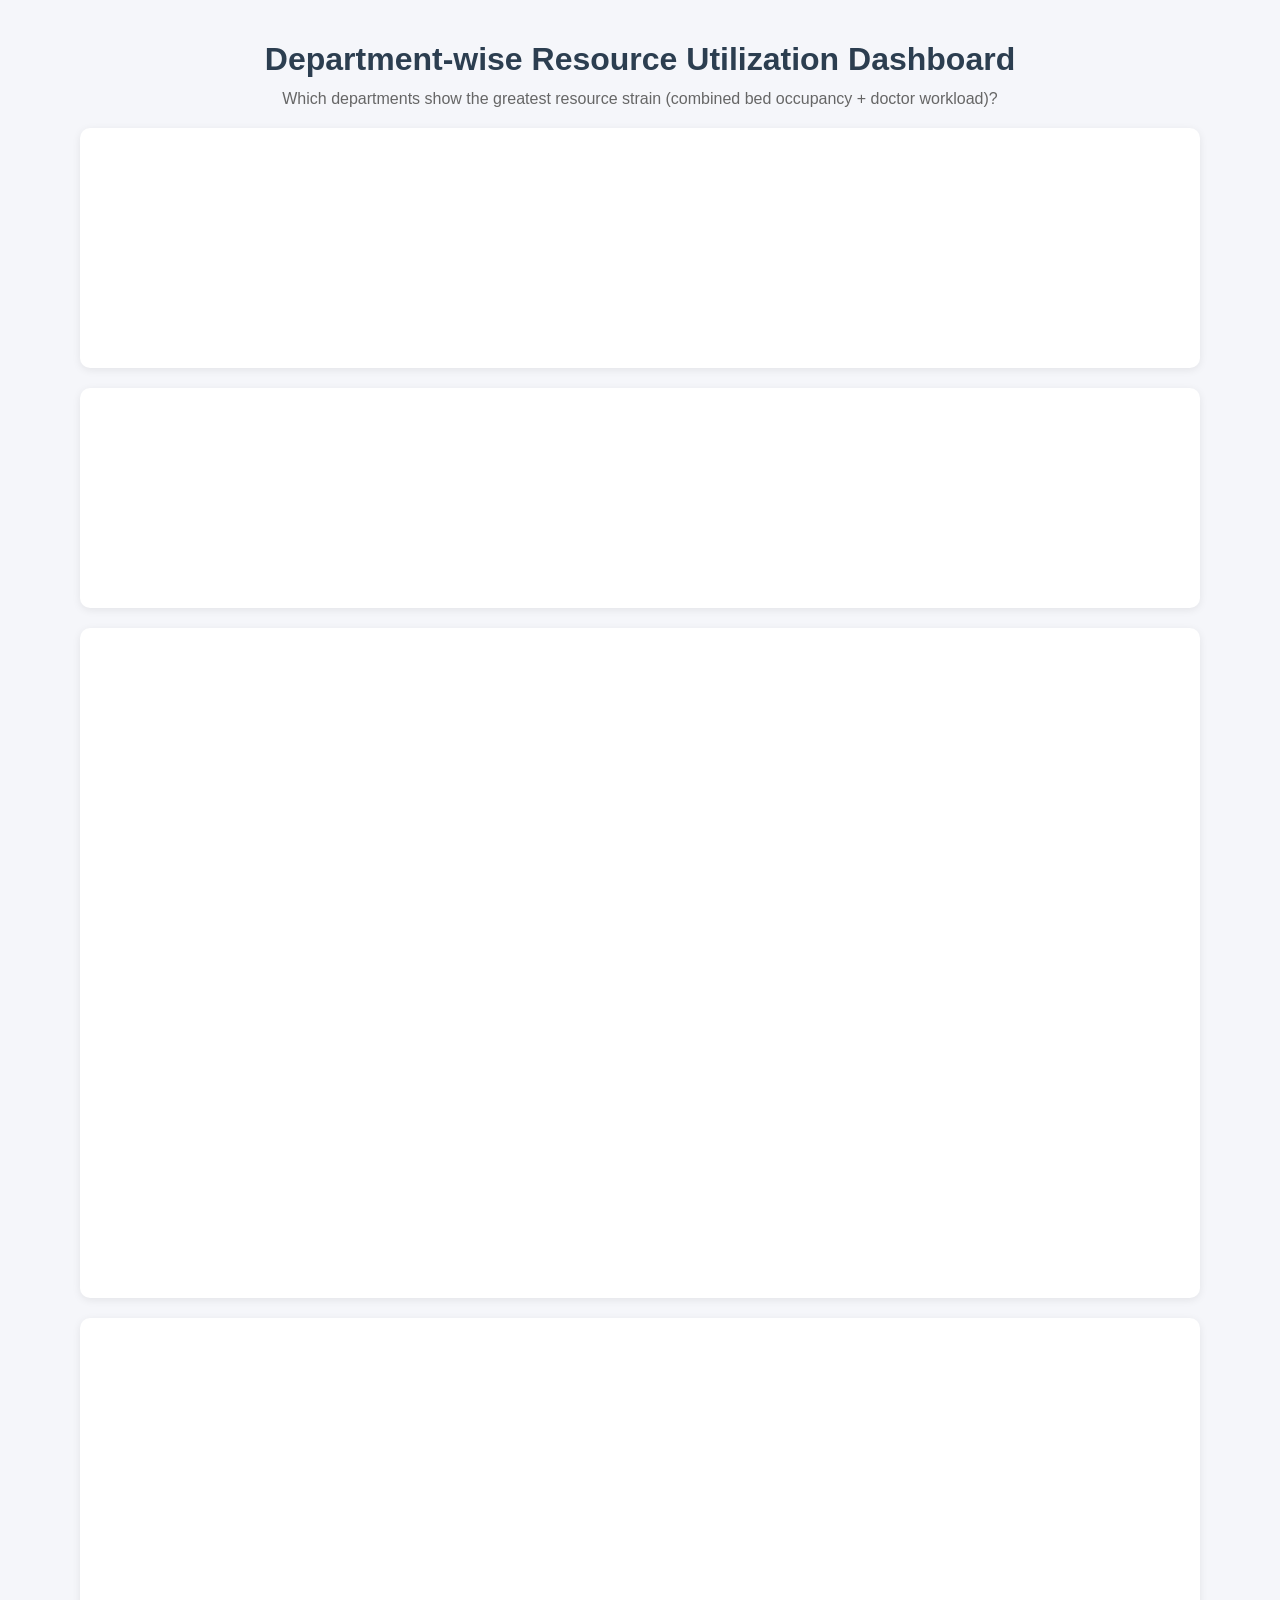
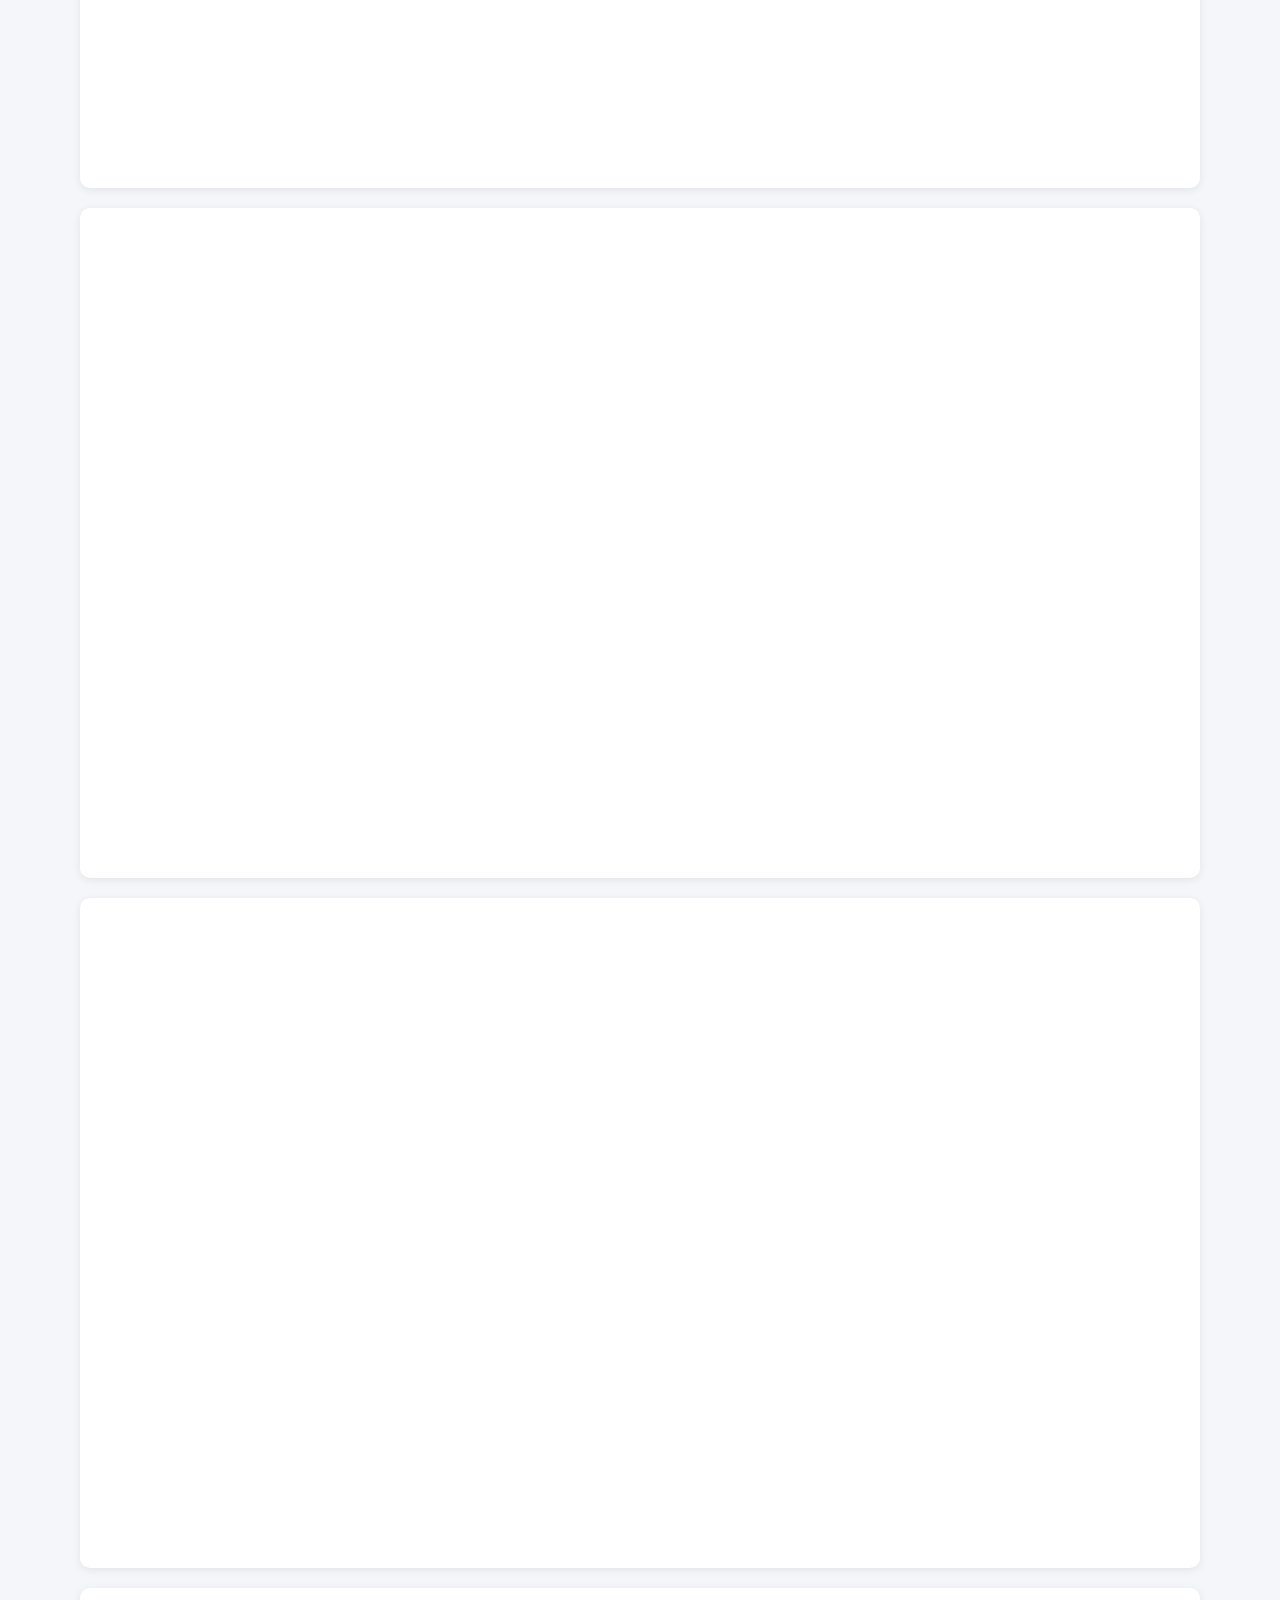
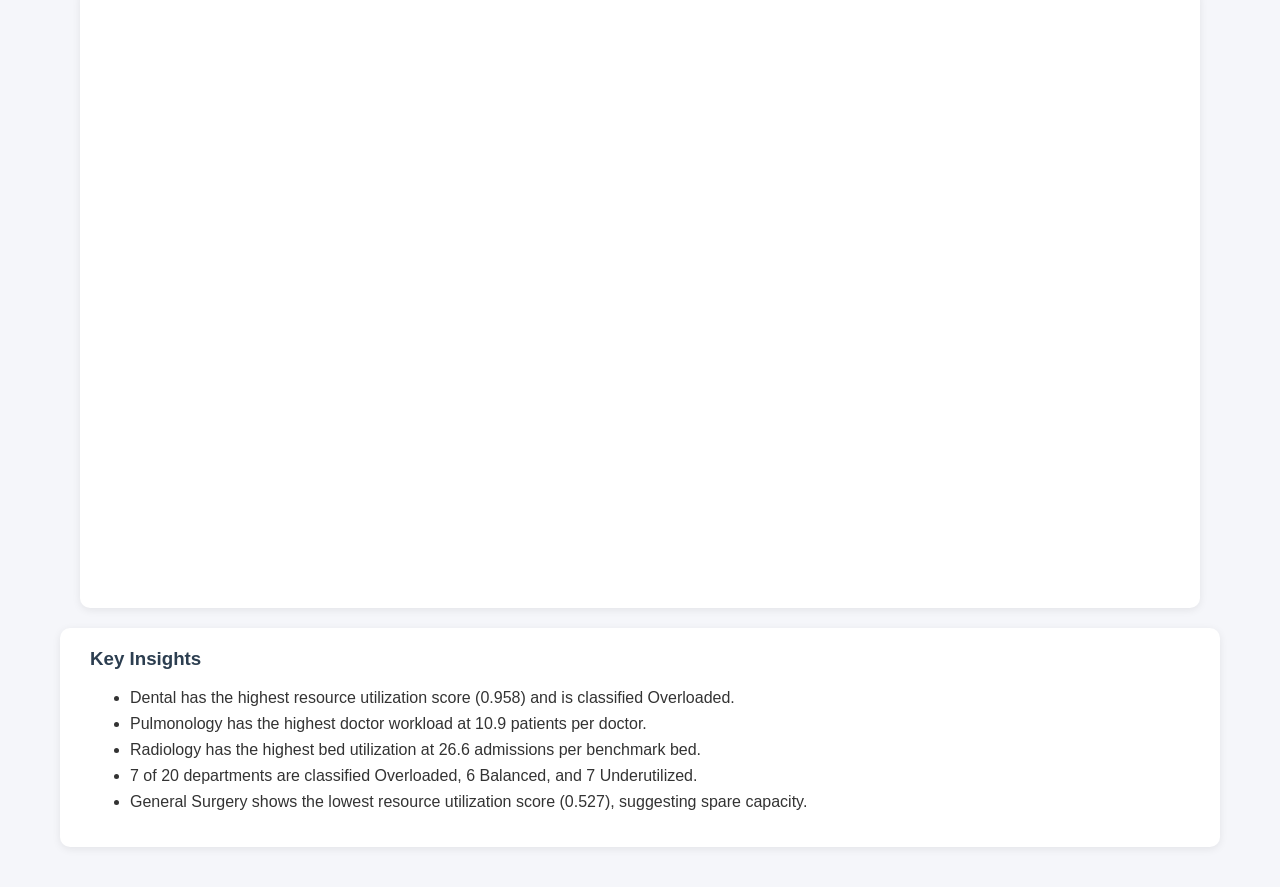
<file: reports/department_resource_utilization_dashboard.html>
<!DOCTYPE html>
<html>
<head>
    <title>Department-wise Resource Utilization Dashboard</title>
    <style>
        body { font-family: Arial, sans-serif; background-color: #F5F6FA; margin: 0; padding: 20px; }
        h1 { text-align: center; color: #2C3E50; }
        p.subtitle { text-align: center; color: #666; margin-top: -10px; }
        .chart-box { background-color: white; border-radius: 10px; box-shadow: 0 2px 8px rgba(0,0,0,0.08);
                       margin: 20px auto; padding: 10px; max-width: 1100px; }
        .insight-box { background-color: white; border-radius: 10px; box-shadow: 0 2px 8px rgba(0,0,0,0.08);
                         margin: 20px auto; padding: 20px 30px; max-width: 1100px; }
        .insight-box h3 { color: #2C3E50; margin-top: 0; }
        .insight-box li { margin-bottom: 8px; color: #333; }
    </style>
</head>
<body>
    <h1>Department-wise Resource Utilization Dashboard</h1>
    <p class="subtitle">Which departments show the greatest resource strain (combined bed occupancy + doctor workload)?</p>
    <div class="chart-box"><div style="height:220px; width:100%;">                        <script>window.PlotlyConfig = {MathJaxConfig: 'local'};</script>
        <script charset="utf-8" src="https://cdn.plot.ly/plotly-3.7.0.min.js" integrity="sha256-jvTGqxNp8AGWEcvNLVuKr+8j5dGe9Yw51LQkmDH+IYA=" crossorigin="anonymous"></script>                <div id="8d6ca6c5-3039-40e0-942f-048cc5b51e4e" class="plotly-graph-div" style="height:100%; width:100%;"></div>            <script>                window.PLOTLYENV=window.PLOTLYENV || {};                                if (document.getElementById("8d6ca6c5-3039-40e0-942f-048cc5b51e4e")) {                    Plotly.newPlot(                        "8d6ca6c5-3039-40e0-942f-048cc5b51e4e",                        [{"mode":"number","number":{"font":{"color":"#D62728","size":36},"valueformat":".3f"},"title":{"text":"Highest Resource Strain\u003cbr\u003e\u003csub\u003eDental\u003c\u002fsub\u003e"},"value":0.957753709984741,"type":"indicator","domain":{"x":[0.0,0.2125],"y":[0.0,1.0]}},{"mode":"number","number":{"font":{"color":"#2CA02C","size":36},"valueformat":".3f"},"title":{"text":"Lowest Resource Utilization\u003cbr\u003e\u003csub\u003eGeneral Surgery\u003c\u002fsub\u003e"},"value":0.5269441677274153,"type":"indicator","domain":{"x":[0.2625,0.475],"y":[0.0,1.0]}},{"mode":"number","number":{"font":{"color":"#1F77B4","size":36},"valueformat":".1f"},"title":{"text":"Highest Patients\u002fDoctor\u003cbr\u003e\u003csub\u003ePulmonology\u003c\u002fsub\u003e"},"value":10.93103448275862,"type":"indicator","domain":{"x":[0.525,0.7375],"y":[0.0,1.0]}},{"mode":"number","number":{"font":{"color":"#9467BD","size":36},"valueformat":".1f"},"title":{"text":"Highest Bed Utilization\u003cbr\u003e\u003csub\u003eRadiology\u003c\u002fsub\u003e"},"value":26.6,"type":"indicator","domain":{"x":[0.7875,1.0],"y":[0.0,1.0]}}],                        {"template":{"data":{"barpolar":[{"marker":{"line":{"color":"white","width":0.5},"pattern":{"fillmode":"overlay","size":10,"solidity":0.2}},"type":"barpolar"}],"bar":[{"error_x":{"color":"#2a3f5f"},"error_y":{"color":"#2a3f5f"},"marker":{"line":{"color":"white","width":0.5},"pattern":{"fillmode":"overlay","size":10,"solidity":0.2}},"type":"bar"}],"carpet":[{"aaxis":{"endlinecolor":"#2a3f5f","gridcolor":"#C8D4E3","linecolor":"#C8D4E3","minorgridcolor":"#C8D4E3","startlinecolor":"#2a3f5f"},"baxis":{"endlinecolor":"#2a3f5f","gridcolor":"#C8D4E3","linecolor":"#C8D4E3","minorgridcolor":"#C8D4E3","startlinecolor":"#2a3f5f"},"type":"carpet"}],"choropleth":[{"colorbar":{"outlinewidth":0,"ticks":""},"type":"choropleth"}],"contourcarpet":[{"colorbar":{"outlinewidth":0,"ticks":""},"type":"contourcarpet"}],"contour":[{"colorbar":{"outlinewidth":0,"ticks":""},"colorscale":[[0.0,"#0d0887"],[0.1111111111111111,"#46039f"],[0.2222222222222222,"#7201a8"],[0.3333333333333333,"#9c179e"],[0.4444444444444444,"#bd3786"],[0.5555555555555556,"#d8576b"],[0.6666666666666666,"#ed7953"],[0.7777777777777778,"#fb9f3a"],[0.8888888888888888,"#fdca26"],[1.0,"#f0f921"]],"type":"contour"}],"heatmap":[{"colorbar":{"outlinewidth":0,"ticks":""},"colorscale":[[0.0,"#0d0887"],[0.1111111111111111,"#46039f"],[0.2222222222222222,"#7201a8"],[0.3333333333333333,"#9c179e"],[0.4444444444444444,"#bd3786"],[0.5555555555555556,"#d8576b"],[0.6666666666666666,"#ed7953"],[0.7777777777777778,"#fb9f3a"],[0.8888888888888888,"#fdca26"],[1.0,"#f0f921"]],"type":"heatmap"}],"histogram2dcontour":[{"colorbar":{"outlinewidth":0,"ticks":""},"colorscale":[[0.0,"#0d0887"],[0.1111111111111111,"#46039f"],[0.2222222222222222,"#7201a8"],[0.3333333333333333,"#9c179e"],[0.4444444444444444,"#bd3786"],[0.5555555555555556,"#d8576b"],[0.6666666666666666,"#ed7953"],[0.7777777777777778,"#fb9f3a"],[0.8888888888888888,"#fdca26"],[1.0,"#f0f921"]],"type":"histogram2dcontour"}],"histogram2d":[{"colorbar":{"outlinewidth":0,"ticks":""},"colorscale":[[0.0,"#0d0887"],[0.1111111111111111,"#46039f"],[0.2222222222222222,"#7201a8"],[0.3333333333333333,"#9c179e"],[0.4444444444444444,"#bd3786"],[0.5555555555555556,"#d8576b"],[0.6666666666666666,"#ed7953"],[0.7777777777777778,"#fb9f3a"],[0.8888888888888888,"#fdca26"],[1.0,"#f0f921"]],"type":"histogram2d"}],"histogram":[{"marker":{"pattern":{"fillmode":"overlay","size":10,"solidity":0.2}},"type":"histogram"}],"mesh3d":[{"colorbar":{"outlinewidth":0,"ticks":""},"type":"mesh3d"}],"parcoords":[{"line":{"colorbar":{"outlinewidth":0,"ticks":""}},"type":"parcoords"}],"pie":[{"automargin":true,"type":"pie"}],"scatter3d":[{"line":{"colorbar":{"outlinewidth":0,"ticks":""}},"marker":{"colorbar":{"outlinewidth":0,"ticks":""}},"type":"scatter3d"}],"scattercarpet":[{"marker":{"colorbar":{"outlinewidth":0,"ticks":""}},"type":"scattercarpet"}],"scattergeo":[{"marker":{"colorbar":{"outlinewidth":0,"ticks":""}},"type":"scattergeo"}],"scattergl":[{"marker":{"colorbar":{"outlinewidth":0,"ticks":""}},"type":"scattergl"}],"scattermapbox":[{"marker":{"colorbar":{"outlinewidth":0,"ticks":""}},"type":"scattermapbox"}],"scattermap":[{"marker":{"colorbar":{"outlinewidth":0,"ticks":""}},"type":"scattermap"}],"scatterpolargl":[{"marker":{"colorbar":{"outlinewidth":0,"ticks":""}},"type":"scatterpolargl"}],"scatterpolar":[{"marker":{"colorbar":{"outlinewidth":0,"ticks":""}},"type":"scatterpolar"}],"scatter":[{"fillpattern":{"fillmode":"overlay","size":10,"solidity":0.2},"type":"scatter"}],"scatterternary":[{"marker":{"colorbar":{"outlinewidth":0,"ticks":""}},"type":"scatterternary"}],"surface":[{"colorbar":{"outlinewidth":0,"ticks":""},"colorscale":[[0.0,"#0d0887"],[0.1111111111111111,"#46039f"],[0.2222222222222222,"#7201a8"],[0.3333333333333333,"#9c179e"],[0.4444444444444444,"#bd3786"],[0.5555555555555556,"#d8576b"],[0.6666666666666666,"#ed7953"],[0.7777777777777778,"#fb9f3a"],[0.8888888888888888,"#fdca26"],[1.0,"#f0f921"]],"type":"surface"}],"table":[{"cells":{"fill":{"color":"#EBF0F8"},"line":{"color":"white"}},"header":{"fill":{"color":"#C8D4E3"},"line":{"color":"white"}},"type":"table"}]},"layout":{"annotationdefaults":{"arrowcolor":"#2a3f5f","arrowhead":0,"arrowwidth":1},"autotypenumbers":"strict","coloraxis":{"colorbar":{"outlinewidth":0,"ticks":""}},"colorscale":{"diverging":[[0,"#8e0152"],[0.1,"#c51b7d"],[0.2,"#de77ae"],[0.3,"#f1b6da"],[0.4,"#fde0ef"],[0.5,"#f7f7f7"],[0.6,"#e6f5d0"],[0.7,"#b8e186"],[0.8,"#7fbc41"],[0.9,"#4d9221"],[1,"#276419"]],"sequential":[[0.0,"#0d0887"],[0.1111111111111111,"#46039f"],[0.2222222222222222,"#7201a8"],[0.3333333333333333,"#9c179e"],[0.4444444444444444,"#bd3786"],[0.5555555555555556,"#d8576b"],[0.6666666666666666,"#ed7953"],[0.7777777777777778,"#fb9f3a"],[0.8888888888888888,"#fdca26"],[1.0,"#f0f921"]],"sequentialminus":[[0.0,"#0d0887"],[0.1111111111111111,"#46039f"],[0.2222222222222222,"#7201a8"],[0.3333333333333333,"#9c179e"],[0.4444444444444444,"#bd3786"],[0.5555555555555556,"#d8576b"],[0.6666666666666666,"#ed7953"],[0.7777777777777778,"#fb9f3a"],[0.8888888888888888,"#fdca26"],[1.0,"#f0f921"]]},"colorway":["#636efa","#EF553B","#00cc96","#ab63fa","#FFA15A","#19d3f3","#FF6692","#B6E880","#FF97FF","#FECB52"],"font":{"color":"#2a3f5f"},"geo":{"bgcolor":"white","lakecolor":"white","landcolor":"white","showlakes":true,"showland":true,"subunitcolor":"#C8D4E3"},"hoverlabel":{"align":"left"},"hovermode":"closest","mapbox":{"style":"light"},"paper_bgcolor":"white","plot_bgcolor":"white","polar":{"angularaxis":{"gridcolor":"#EBF0F8","linecolor":"#EBF0F8","ticks":""},"bgcolor":"white","radialaxis":{"gridcolor":"#EBF0F8","linecolor":"#EBF0F8","ticks":""}},"scene":{"xaxis":{"backgroundcolor":"white","gridcolor":"#DFE8F3","gridwidth":2,"linecolor":"#EBF0F8","showbackground":true,"ticks":"","zerolinecolor":"#EBF0F8"},"yaxis":{"backgroundcolor":"white","gridcolor":"#DFE8F3","gridwidth":2,"linecolor":"#EBF0F8","showbackground":true,"ticks":"","zerolinecolor":"#EBF0F8"},"zaxis":{"backgroundcolor":"white","gridcolor":"#DFE8F3","gridwidth":2,"linecolor":"#EBF0F8","showbackground":true,"ticks":"","zerolinecolor":"#EBF0F8"}},"shapedefaults":{"line":{"color":"#2a3f5f"}},"ternary":{"aaxis":{"gridcolor":"#DFE8F3","linecolor":"#A2B1C6","ticks":""},"baxis":{"gridcolor":"#DFE8F3","linecolor":"#A2B1C6","ticks":""},"bgcolor":"white","caxis":{"gridcolor":"#DFE8F3","linecolor":"#A2B1C6","ticks":""}},"title":{"x":0.05},"xaxis":{"automargin":true,"gridcolor":"#EBF0F8","linecolor":"#EBF0F8","ticks":"","title":{"standoff":15},"zerolinecolor":"#EBF0F8","zerolinewidth":2},"yaxis":{"automargin":true,"gridcolor":"#EBF0F8","linecolor":"#EBF0F8","ticks":"","title":{"standoff":15},"zerolinecolor":"#EBF0F8","zerolinewidth":2}}},"margin":{"t":60,"b":20,"l":20,"r":20},"title":{"text":"Department-wise Resource Utilization — Key Performance Indicators","x":0.5},"height":220},                        {"responsive": true}                    )                };            </script>        </div></div>
    <div class="chart-box"><div style="height:200px; width:100%;">                            <div id="4fa1fb29-bd50-4703-993b-a59575889e19" class="plotly-graph-div" style="height:100%; width:100%;"></div>            <script>                window.PLOTLYENV=window.PLOTLYENV || {};                                if (document.getElementById("4fa1fb29-bd50-4703-993b-a59575889e19")) {                    Plotly.newPlot(                        "4fa1fb29-bd50-4703-993b-a59575889e19",                        [{"mode":"number","number":{"font":{"color":"#D62728","size":36}},"title":{"text":"Overloaded Departments"},"value":7,"type":"indicator","domain":{"x":[0.0,0.2888888888888889],"y":[0.0,1.0]}},{"mode":"number","number":{"font":{"color":"#F2A104","size":36}},"title":{"text":"Balanced Departments"},"value":6,"type":"indicator","domain":{"x":[0.35555555555555557,0.6444444444444445],"y":[0.0,1.0]}},{"mode":"number","number":{"font":{"color":"#2CA02C","size":36}},"title":{"text":"Underutilized Departments"},"value":7,"type":"indicator","domain":{"x":[0.7111111111111111,1.0],"y":[0.0,1.0]}}],                        {"template":{"data":{"barpolar":[{"marker":{"line":{"color":"white","width":0.5},"pattern":{"fillmode":"overlay","size":10,"solidity":0.2}},"type":"barpolar"}],"bar":[{"error_x":{"color":"#2a3f5f"},"error_y":{"color":"#2a3f5f"},"marker":{"line":{"color":"white","width":0.5},"pattern":{"fillmode":"overlay","size":10,"solidity":0.2}},"type":"bar"}],"carpet":[{"aaxis":{"endlinecolor":"#2a3f5f","gridcolor":"#C8D4E3","linecolor":"#C8D4E3","minorgridcolor":"#C8D4E3","startlinecolor":"#2a3f5f"},"baxis":{"endlinecolor":"#2a3f5f","gridcolor":"#C8D4E3","linecolor":"#C8D4E3","minorgridcolor":"#C8D4E3","startlinecolor":"#2a3f5f"},"type":"carpet"}],"choropleth":[{"colorbar":{"outlinewidth":0,"ticks":""},"type":"choropleth"}],"contourcarpet":[{"colorbar":{"outlinewidth":0,"ticks":""},"type":"contourcarpet"}],"contour":[{"colorbar":{"outlinewidth":0,"ticks":""},"colorscale":[[0.0,"#0d0887"],[0.1111111111111111,"#46039f"],[0.2222222222222222,"#7201a8"],[0.3333333333333333,"#9c179e"],[0.4444444444444444,"#bd3786"],[0.5555555555555556,"#d8576b"],[0.6666666666666666,"#ed7953"],[0.7777777777777778,"#fb9f3a"],[0.8888888888888888,"#fdca26"],[1.0,"#f0f921"]],"type":"contour"}],"heatmap":[{"colorbar":{"outlinewidth":0,"ticks":""},"colorscale":[[0.0,"#0d0887"],[0.1111111111111111,"#46039f"],[0.2222222222222222,"#7201a8"],[0.3333333333333333,"#9c179e"],[0.4444444444444444,"#bd3786"],[0.5555555555555556,"#d8576b"],[0.6666666666666666,"#ed7953"],[0.7777777777777778,"#fb9f3a"],[0.8888888888888888,"#fdca26"],[1.0,"#f0f921"]],"type":"heatmap"}],"histogram2dcontour":[{"colorbar":{"outlinewidth":0,"ticks":""},"colorscale":[[0.0,"#0d0887"],[0.1111111111111111,"#46039f"],[0.2222222222222222,"#7201a8"],[0.3333333333333333,"#9c179e"],[0.4444444444444444,"#bd3786"],[0.5555555555555556,"#d8576b"],[0.6666666666666666,"#ed7953"],[0.7777777777777778,"#fb9f3a"],[0.8888888888888888,"#fdca26"],[1.0,"#f0f921"]],"type":"histogram2dcontour"}],"histogram2d":[{"colorbar":{"outlinewidth":0,"ticks":""},"colorscale":[[0.0,"#0d0887"],[0.1111111111111111,"#46039f"],[0.2222222222222222,"#7201a8"],[0.3333333333333333,"#9c179e"],[0.4444444444444444,"#bd3786"],[0.5555555555555556,"#d8576b"],[0.6666666666666666,"#ed7953"],[0.7777777777777778,"#fb9f3a"],[0.8888888888888888,"#fdca26"],[1.0,"#f0f921"]],"type":"histogram2d"}],"histogram":[{"marker":{"pattern":{"fillmode":"overlay","size":10,"solidity":0.2}},"type":"histogram"}],"mesh3d":[{"colorbar":{"outlinewidth":0,"ticks":""},"type":"mesh3d"}],"parcoords":[{"line":{"colorbar":{"outlinewidth":0,"ticks":""}},"type":"parcoords"}],"pie":[{"automargin":true,"type":"pie"}],"scatter3d":[{"line":{"colorbar":{"outlinewidth":0,"ticks":""}},"marker":{"colorbar":{"outlinewidth":0,"ticks":""}},"type":"scatter3d"}],"scattercarpet":[{"marker":{"colorbar":{"outlinewidth":0,"ticks":""}},"type":"scattercarpet"}],"scattergeo":[{"marker":{"colorbar":{"outlinewidth":0,"ticks":""}},"type":"scattergeo"}],"scattergl":[{"marker":{"colorbar":{"outlinewidth":0,"ticks":""}},"type":"scattergl"}],"scattermapbox":[{"marker":{"colorbar":{"outlinewidth":0,"ticks":""}},"type":"scattermapbox"}],"scattermap":[{"marker":{"colorbar":{"outlinewidth":0,"ticks":""}},"type":"scattermap"}],"scatterpolargl":[{"marker":{"colorbar":{"outlinewidth":0,"ticks":""}},"type":"scatterpolargl"}],"scatterpolar":[{"marker":{"colorbar":{"outlinewidth":0,"ticks":""}},"type":"scatterpolar"}],"scatter":[{"fillpattern":{"fillmode":"overlay","size":10,"solidity":0.2},"type":"scatter"}],"scatterternary":[{"marker":{"colorbar":{"outlinewidth":0,"ticks":""}},"type":"scatterternary"}],"surface":[{"colorbar":{"outlinewidth":0,"ticks":""},"colorscale":[[0.0,"#0d0887"],[0.1111111111111111,"#46039f"],[0.2222222222222222,"#7201a8"],[0.3333333333333333,"#9c179e"],[0.4444444444444444,"#bd3786"],[0.5555555555555556,"#d8576b"],[0.6666666666666666,"#ed7953"],[0.7777777777777778,"#fb9f3a"],[0.8888888888888888,"#fdca26"],[1.0,"#f0f921"]],"type":"surface"}],"table":[{"cells":{"fill":{"color":"#EBF0F8"},"line":{"color":"white"}},"header":{"fill":{"color":"#C8D4E3"},"line":{"color":"white"}},"type":"table"}]},"layout":{"annotationdefaults":{"arrowcolor":"#2a3f5f","arrowhead":0,"arrowwidth":1},"autotypenumbers":"strict","coloraxis":{"colorbar":{"outlinewidth":0,"ticks":""}},"colorscale":{"diverging":[[0,"#8e0152"],[0.1,"#c51b7d"],[0.2,"#de77ae"],[0.3,"#f1b6da"],[0.4,"#fde0ef"],[0.5,"#f7f7f7"],[0.6,"#e6f5d0"],[0.7,"#b8e186"],[0.8,"#7fbc41"],[0.9,"#4d9221"],[1,"#276419"]],"sequential":[[0.0,"#0d0887"],[0.1111111111111111,"#46039f"],[0.2222222222222222,"#7201a8"],[0.3333333333333333,"#9c179e"],[0.4444444444444444,"#bd3786"],[0.5555555555555556,"#d8576b"],[0.6666666666666666,"#ed7953"],[0.7777777777777778,"#fb9f3a"],[0.8888888888888888,"#fdca26"],[1.0,"#f0f921"]],"sequentialminus":[[0.0,"#0d0887"],[0.1111111111111111,"#46039f"],[0.2222222222222222,"#7201a8"],[0.3333333333333333,"#9c179e"],[0.4444444444444444,"#bd3786"],[0.5555555555555556,"#d8576b"],[0.6666666666666666,"#ed7953"],[0.7777777777777778,"#fb9f3a"],[0.8888888888888888,"#fdca26"],[1.0,"#f0f921"]]},"colorway":["#636efa","#EF553B","#00cc96","#ab63fa","#FFA15A","#19d3f3","#FF6692","#B6E880","#FF97FF","#FECB52"],"font":{"color":"#2a3f5f"},"geo":{"bgcolor":"white","lakecolor":"white","landcolor":"white","showlakes":true,"showland":true,"subunitcolor":"#C8D4E3"},"hoverlabel":{"align":"left"},"hovermode":"closest","mapbox":{"style":"light"},"paper_bgcolor":"white","plot_bgcolor":"white","polar":{"angularaxis":{"gridcolor":"#EBF0F8","linecolor":"#EBF0F8","ticks":""},"bgcolor":"white","radialaxis":{"gridcolor":"#EBF0F8","linecolor":"#EBF0F8","ticks":""}},"scene":{"xaxis":{"backgroundcolor":"white","gridcolor":"#DFE8F3","gridwidth":2,"linecolor":"#EBF0F8","showbackground":true,"ticks":"","zerolinecolor":"#EBF0F8"},"yaxis":{"backgroundcolor":"white","gridcolor":"#DFE8F3","gridwidth":2,"linecolor":"#EBF0F8","showbackground":true,"ticks":"","zerolinecolor":"#EBF0F8"},"zaxis":{"backgroundcolor":"white","gridcolor":"#DFE8F3","gridwidth":2,"linecolor":"#EBF0F8","showbackground":true,"ticks":"","zerolinecolor":"#EBF0F8"}},"shapedefaults":{"line":{"color":"#2a3f5f"}},"ternary":{"aaxis":{"gridcolor":"#DFE8F3","linecolor":"#A2B1C6","ticks":""},"baxis":{"gridcolor":"#DFE8F3","linecolor":"#A2B1C6","ticks":""},"bgcolor":"white","caxis":{"gridcolor":"#DFE8F3","linecolor":"#A2B1C6","ticks":""}},"title":{"x":0.05},"xaxis":{"automargin":true,"gridcolor":"#EBF0F8","linecolor":"#EBF0F8","ticks":"","title":{"standoff":15},"zerolinecolor":"#EBF0F8","zerolinewidth":2},"yaxis":{"automargin":true,"gridcolor":"#EBF0F8","linecolor":"#EBF0F8","ticks":"","title":{"standoff":15},"zerolinecolor":"#EBF0F8","zerolinewidth":2}}},"margin":{"t":40,"b":20,"l":20,"r":20},"height":200},                        {"responsive": true}                    )                };            </script>        </div></div>
    <div class="chart-box"><div style="height:650px; width:100%;">                            <div id="94f9d57f-ad09-48e3-8e06-2b756634df9a" class="plotly-graph-div" style="height:100%; width:100%;"></div>            <script>                window.PLOTLYENV=window.PLOTLYENV || {};                                if (document.getElementById("94f9d57f-ad09-48e3-8e06-2b756634df9a")) {                    Plotly.newPlot(                        "94f9d57f-ad09-48e3-8e06-2b756634df9a",                        [{"customdata":[["Underutilized",9.72222222222222,4.375,175],["Underutilized",9.352941176470589,5.3,159],["Underutilized",9.852941176470589,5.583333333333333,335],["Underutilized",10.12,5.06,253],["Underutilized",10.130434782608695,5.825,233],["Underutilized",10.0,6.666666666666667,200],["Underutilized",10.25925925925926,6.155555555555556,277]],"hovertemplate":"\u003cb\u003e%{y}\u003c\u002fb\u003e\u003cbr\u003eResource Utilization Score: %{x:.3f}\u003cbr\u003eStatus: %{customdata[0]}\u003cbr\u003ePatients per Doctor: %{customdata[1]:.1f}\u003cbr\u003eBed Utilization: %{customdata[2]:.1f}\u003cbr\u003eAdmissions: %{customdata[3]}\u003cextra\u003e\u003c\u002fextra\u003e","legendgroup":"Underutilized","marker":{"color":"#2CA02C","pattern":{"shape":""}},"name":"Underutilized","orientation":"h","showlegend":true,"textposition":"auto","x":{"dtype":"f8","bdata":"R6HmA7rc4D\u002fuvuDPyeDgP1zMMhzGx+E\u002fEtasQELb4T8TrtSj91TiPyoW6ByypeI\u002fGP9L3yO44j8="},"xaxis":"x","y":["General Surgery","Gynecology","Emergency","ICU","Cardiology","Neurology","Pediatrics"],"yaxis":"y","type":"bar"},{"customdata":[["Balanced",9.941176470588236,8.45,169],["Balanced",9.909090909090908,8.72,218],["Balanced",9.37037037037037,10.12,253],["Balanced",9.62962962962963,10.4,260],["Balanced",10.030303030303031,9.457142857142856,331],["Balanced",10.666666666666666,9.142857142857142,320]],"hovertemplate":"\u003cb\u003e%{y}\u003c\u002fb\u003e\u003cbr\u003eResource Utilization Score: %{x:.3f}\u003cbr\u003eStatus: %{customdata[0]}\u003cbr\u003ePatients per Doctor: %{customdata[1]:.1f}\u003cbr\u003eBed Utilization: %{customdata[2]:.1f}\u003cbr\u003eAdmissions: %{customdata[3]}\u003cextra\u003e\u003c\u002fextra\u003e","legendgroup":"Balanced","marker":{"color":"#F2A104","pattern":{"shape":""}},"name":"Balanced","orientation":"h","showlegend":true,"textposition":"auto","x":{"dtype":"f8","bdata":"xhoopUKi4z+2kNI60L\u002fjP8f1zNuGzeM\u002fUuY+VspZ5D89rcr3vV7kP3RI1OvMHOU\u002f"},"xaxis":"x","y":["Urology","Nephrology","Psychiatry","Gastroenterology","Oncology","Orthopedics"],"yaxis":"y","type":"bar"},{"customdata":[["Overloaded",10.238095238095235,14.333333333333334,215],["Overloaded",10.93103448275862,12.68,317],["Overloaded",8.95,17.9,179],["Overloaded",9.96875,17.72222222222222,319],["Overloaded",9.925925925925926,22.33333333333333,268],["Overloaded",9.851851851851851,26.6,266],["Overloaded",10.541666666666666,25.3,253]],"hovertemplate":"\u003cb\u003e%{y}\u003c\u002fb\u003e\u003cbr\u003eResource Utilization Score: %{x:.3f}\u003cbr\u003eStatus: %{customdata[0]}\u003cbr\u003ePatients per Doctor: %{customdata[1]:.1f}\u003cbr\u003eBed Utilization: %{customdata[2]:.1f}\u003cbr\u003eAdmissions: %{customdata[3]}\u003cextra\u003e\u003c\u002fextra\u003e","legendgroup":"Overloaded","marker":{"color":"#D62728","pattern":{"shape":""}},"name":"Overloaded","orientation":"h","showlegend":true,"textposition":"auto","x":{"dtype":"f8","bdata":"PPFJ6Xab5z8IeruBh6DnP84LLvcC3uc\u002f5mNqEmBA6T\u002f8aCPNXvbrPxhOg8ada+4\u002fazrAG+ul7j8="},"xaxis":"x","y":["ENT","Pulmonology","Dermatology","Endocrinology","Ophthalmology","Radiology","Dental"],"yaxis":"y","type":"bar"}],                        {"template":{"data":{"barpolar":[{"marker":{"line":{"color":"white","width":0.5},"pattern":{"fillmode":"overlay","size":10,"solidity":0.2}},"type":"barpolar"}],"bar":[{"error_x":{"color":"#2a3f5f"},"error_y":{"color":"#2a3f5f"},"marker":{"line":{"color":"white","width":0.5},"pattern":{"fillmode":"overlay","size":10,"solidity":0.2}},"type":"bar"}],"carpet":[{"aaxis":{"endlinecolor":"#2a3f5f","gridcolor":"#C8D4E3","linecolor":"#C8D4E3","minorgridcolor":"#C8D4E3","startlinecolor":"#2a3f5f"},"baxis":{"endlinecolor":"#2a3f5f","gridcolor":"#C8D4E3","linecolor":"#C8D4E3","minorgridcolor":"#C8D4E3","startlinecolor":"#2a3f5f"},"type":"carpet"}],"choropleth":[{"colorbar":{"outlinewidth":0,"ticks":""},"type":"choropleth"}],"contourcarpet":[{"colorbar":{"outlinewidth":0,"ticks":""},"type":"contourcarpet"}],"contour":[{"colorbar":{"outlinewidth":0,"ticks":""},"colorscale":[[0.0,"#0d0887"],[0.1111111111111111,"#46039f"],[0.2222222222222222,"#7201a8"],[0.3333333333333333,"#9c179e"],[0.4444444444444444,"#bd3786"],[0.5555555555555556,"#d8576b"],[0.6666666666666666,"#ed7953"],[0.7777777777777778,"#fb9f3a"],[0.8888888888888888,"#fdca26"],[1.0,"#f0f921"]],"type":"contour"}],"heatmap":[{"colorbar":{"outlinewidth":0,"ticks":""},"colorscale":[[0.0,"#0d0887"],[0.1111111111111111,"#46039f"],[0.2222222222222222,"#7201a8"],[0.3333333333333333,"#9c179e"],[0.4444444444444444,"#bd3786"],[0.5555555555555556,"#d8576b"],[0.6666666666666666,"#ed7953"],[0.7777777777777778,"#fb9f3a"],[0.8888888888888888,"#fdca26"],[1.0,"#f0f921"]],"type":"heatmap"}],"histogram2dcontour":[{"colorbar":{"outlinewidth":0,"ticks":""},"colorscale":[[0.0,"#0d0887"],[0.1111111111111111,"#46039f"],[0.2222222222222222,"#7201a8"],[0.3333333333333333,"#9c179e"],[0.4444444444444444,"#bd3786"],[0.5555555555555556,"#d8576b"],[0.6666666666666666,"#ed7953"],[0.7777777777777778,"#fb9f3a"],[0.8888888888888888,"#fdca26"],[1.0,"#f0f921"]],"type":"histogram2dcontour"}],"histogram2d":[{"colorbar":{"outlinewidth":0,"ticks":""},"colorscale":[[0.0,"#0d0887"],[0.1111111111111111,"#46039f"],[0.2222222222222222,"#7201a8"],[0.3333333333333333,"#9c179e"],[0.4444444444444444,"#bd3786"],[0.5555555555555556,"#d8576b"],[0.6666666666666666,"#ed7953"],[0.7777777777777778,"#fb9f3a"],[0.8888888888888888,"#fdca26"],[1.0,"#f0f921"]],"type":"histogram2d"}],"histogram":[{"marker":{"pattern":{"fillmode":"overlay","size":10,"solidity":0.2}},"type":"histogram"}],"mesh3d":[{"colorbar":{"outlinewidth":0,"ticks":""},"type":"mesh3d"}],"parcoords":[{"line":{"colorbar":{"outlinewidth":0,"ticks":""}},"type":"parcoords"}],"pie":[{"automargin":true,"type":"pie"}],"scatter3d":[{"line":{"colorbar":{"outlinewidth":0,"ticks":""}},"marker":{"colorbar":{"outlinewidth":0,"ticks":""}},"type":"scatter3d"}],"scattercarpet":[{"marker":{"colorbar":{"outlinewidth":0,"ticks":""}},"type":"scattercarpet"}],"scattergeo":[{"marker":{"colorbar":{"outlinewidth":0,"ticks":""}},"type":"scattergeo"}],"scattergl":[{"marker":{"colorbar":{"outlinewidth":0,"ticks":""}},"type":"scattergl"}],"scattermapbox":[{"marker":{"colorbar":{"outlinewidth":0,"ticks":""}},"type":"scattermapbox"}],"scattermap":[{"marker":{"colorbar":{"outlinewidth":0,"ticks":""}},"type":"scattermap"}],"scatterpolargl":[{"marker":{"colorbar":{"outlinewidth":0,"ticks":""}},"type":"scatterpolargl"}],"scatterpolar":[{"marker":{"colorbar":{"outlinewidth":0,"ticks":""}},"type":"scatterpolar"}],"scatter":[{"fillpattern":{"fillmode":"overlay","size":10,"solidity":0.2},"type":"scatter"}],"scatterternary":[{"marker":{"colorbar":{"outlinewidth":0,"ticks":""}},"type":"scatterternary"}],"surface":[{"colorbar":{"outlinewidth":0,"ticks":""},"colorscale":[[0.0,"#0d0887"],[0.1111111111111111,"#46039f"],[0.2222222222222222,"#7201a8"],[0.3333333333333333,"#9c179e"],[0.4444444444444444,"#bd3786"],[0.5555555555555556,"#d8576b"],[0.6666666666666666,"#ed7953"],[0.7777777777777778,"#fb9f3a"],[0.8888888888888888,"#fdca26"],[1.0,"#f0f921"]],"type":"surface"}],"table":[{"cells":{"fill":{"color":"#EBF0F8"},"line":{"color":"white"}},"header":{"fill":{"color":"#C8D4E3"},"line":{"color":"white"}},"type":"table"}]},"layout":{"annotationdefaults":{"arrowcolor":"#2a3f5f","arrowhead":0,"arrowwidth":1},"autotypenumbers":"strict","coloraxis":{"colorbar":{"outlinewidth":0,"ticks":""}},"colorscale":{"diverging":[[0,"#8e0152"],[0.1,"#c51b7d"],[0.2,"#de77ae"],[0.3,"#f1b6da"],[0.4,"#fde0ef"],[0.5,"#f7f7f7"],[0.6,"#e6f5d0"],[0.7,"#b8e186"],[0.8,"#7fbc41"],[0.9,"#4d9221"],[1,"#276419"]],"sequential":[[0.0,"#0d0887"],[0.1111111111111111,"#46039f"],[0.2222222222222222,"#7201a8"],[0.3333333333333333,"#9c179e"],[0.4444444444444444,"#bd3786"],[0.5555555555555556,"#d8576b"],[0.6666666666666666,"#ed7953"],[0.7777777777777778,"#fb9f3a"],[0.8888888888888888,"#fdca26"],[1.0,"#f0f921"]],"sequentialminus":[[0.0,"#0d0887"],[0.1111111111111111,"#46039f"],[0.2222222222222222,"#7201a8"],[0.3333333333333333,"#9c179e"],[0.4444444444444444,"#bd3786"],[0.5555555555555556,"#d8576b"],[0.6666666666666666,"#ed7953"],[0.7777777777777778,"#fb9f3a"],[0.8888888888888888,"#fdca26"],[1.0,"#f0f921"]]},"colorway":["#636efa","#EF553B","#00cc96","#ab63fa","#FFA15A","#19d3f3","#FF6692","#B6E880","#FF97FF","#FECB52"],"font":{"color":"#2a3f5f"},"geo":{"bgcolor":"white","lakecolor":"white","landcolor":"white","showlakes":true,"showland":true,"subunitcolor":"#C8D4E3"},"hoverlabel":{"align":"left"},"hovermode":"closest","mapbox":{"style":"light"},"paper_bgcolor":"white","plot_bgcolor":"white","polar":{"angularaxis":{"gridcolor":"#EBF0F8","linecolor":"#EBF0F8","ticks":""},"bgcolor":"white","radialaxis":{"gridcolor":"#EBF0F8","linecolor":"#EBF0F8","ticks":""}},"scene":{"xaxis":{"backgroundcolor":"white","gridcolor":"#DFE8F3","gridwidth":2,"linecolor":"#EBF0F8","showbackground":true,"ticks":"","zerolinecolor":"#EBF0F8"},"yaxis":{"backgroundcolor":"white","gridcolor":"#DFE8F3","gridwidth":2,"linecolor":"#EBF0F8","showbackground":true,"ticks":"","zerolinecolor":"#EBF0F8"},"zaxis":{"backgroundcolor":"white","gridcolor":"#DFE8F3","gridwidth":2,"linecolor":"#EBF0F8","showbackground":true,"ticks":"","zerolinecolor":"#EBF0F8"}},"shapedefaults":{"line":{"color":"#2a3f5f"}},"ternary":{"aaxis":{"gridcolor":"#DFE8F3","linecolor":"#A2B1C6","ticks":""},"baxis":{"gridcolor":"#DFE8F3","linecolor":"#A2B1C6","ticks":""},"bgcolor":"white","caxis":{"gridcolor":"#DFE8F3","linecolor":"#A2B1C6","ticks":""}},"title":{"x":0.05},"xaxis":{"automargin":true,"gridcolor":"#EBF0F8","linecolor":"#EBF0F8","ticks":"","title":{"standoff":15},"zerolinecolor":"#EBF0F8","zerolinewidth":2},"yaxis":{"automargin":true,"gridcolor":"#EBF0F8","linecolor":"#EBF0F8","ticks":"","title":{"standoff":15},"zerolinecolor":"#EBF0F8","zerolinewidth":2}}},"xaxis":{"anchor":"y","domain":[0.0,1.0],"title":{"text":"Resource Utilization Score (0 = least strained, 1 = most strained)"}},"yaxis":{"anchor":"x","domain":[0.0,1.0],"title":{"text":"Department"}},"legend":{"title":{"text":"Status"},"tracegroupgap":0},"title":{"text":"Department-wise Resource Utilization Score (Ranked)","x":0.5},"barmode":"relative","height":650},                        {"responsive": true}                    )                };            </script>        </div></div>
    <div class="chart-box"><div style="height:450px; width:100%;">                            <div id="d9c1ecc9-41b1-4db7-8a56-e9e6aa3251e2" class="plotly-graph-div" style="height:100%; width:100%;"></div>            <script>                window.PLOTLYENV=window.PLOTLYENV || {};                                if (document.getElementById("d9c1ecc9-41b1-4db7-8a56-e9e6aa3251e2")) {                    Plotly.newPlot(                        "d9c1ecc9-41b1-4db7-8a56-e9e6aa3251e2",                        [{"hovertemplate":"Status=%{x}\u003cbr\u003eDepartment_Count=%{text}\u003cextra\u003e\u003c\u002fextra\u003e","legendgroup":"Overloaded","marker":{"color":"#D62728","pattern":{"shape":""}},"name":"Overloaded","orientation":"v","showlegend":true,"text":{"dtype":"f8","bdata":"AAAAAAAAHEA="},"textposition":"outside","x":["Overloaded"],"xaxis":"x","y":{"dtype":"i1","bdata":"Bw=="},"yaxis":"y","type":"bar"},{"hovertemplate":"Status=%{x}\u003cbr\u003eDepartment_Count=%{text}\u003cextra\u003e\u003c\u002fextra\u003e","legendgroup":"Balanced","marker":{"color":"#F2A104","pattern":{"shape":""}},"name":"Balanced","orientation":"v","showlegend":true,"text":{"dtype":"f8","bdata":"AAAAAAAAGEA="},"textposition":"outside","x":["Balanced"],"xaxis":"x","y":{"dtype":"i1","bdata":"Bg=="},"yaxis":"y","type":"bar"},{"hovertemplate":"Status=%{x}\u003cbr\u003eDepartment_Count=%{text}\u003cextra\u003e\u003c\u002fextra\u003e","legendgroup":"Underutilized","marker":{"color":"#2CA02C","pattern":{"shape":""}},"name":"Underutilized","orientation":"v","showlegend":true,"text":{"dtype":"f8","bdata":"AAAAAAAAHEA="},"textposition":"outside","x":["Underutilized"],"xaxis":"x","y":{"dtype":"i1","bdata":"Bw=="},"yaxis":"y","type":"bar"}],                        {"template":{"data":{"barpolar":[{"marker":{"line":{"color":"white","width":0.5},"pattern":{"fillmode":"overlay","size":10,"solidity":0.2}},"type":"barpolar"}],"bar":[{"error_x":{"color":"#2a3f5f"},"error_y":{"color":"#2a3f5f"},"marker":{"line":{"color":"white","width":0.5},"pattern":{"fillmode":"overlay","size":10,"solidity":0.2}},"type":"bar"}],"carpet":[{"aaxis":{"endlinecolor":"#2a3f5f","gridcolor":"#C8D4E3","linecolor":"#C8D4E3","minorgridcolor":"#C8D4E3","startlinecolor":"#2a3f5f"},"baxis":{"endlinecolor":"#2a3f5f","gridcolor":"#C8D4E3","linecolor":"#C8D4E3","minorgridcolor":"#C8D4E3","startlinecolor":"#2a3f5f"},"type":"carpet"}],"choropleth":[{"colorbar":{"outlinewidth":0,"ticks":""},"type":"choropleth"}],"contourcarpet":[{"colorbar":{"outlinewidth":0,"ticks":""},"type":"contourcarpet"}],"contour":[{"colorbar":{"outlinewidth":0,"ticks":""},"colorscale":[[0.0,"#0d0887"],[0.1111111111111111,"#46039f"],[0.2222222222222222,"#7201a8"],[0.3333333333333333,"#9c179e"],[0.4444444444444444,"#bd3786"],[0.5555555555555556,"#d8576b"],[0.6666666666666666,"#ed7953"],[0.7777777777777778,"#fb9f3a"],[0.8888888888888888,"#fdca26"],[1.0,"#f0f921"]],"type":"contour"}],"heatmap":[{"colorbar":{"outlinewidth":0,"ticks":""},"colorscale":[[0.0,"#0d0887"],[0.1111111111111111,"#46039f"],[0.2222222222222222,"#7201a8"],[0.3333333333333333,"#9c179e"],[0.4444444444444444,"#bd3786"],[0.5555555555555556,"#d8576b"],[0.6666666666666666,"#ed7953"],[0.7777777777777778,"#fb9f3a"],[0.8888888888888888,"#fdca26"],[1.0,"#f0f921"]],"type":"heatmap"}],"histogram2dcontour":[{"colorbar":{"outlinewidth":0,"ticks":""},"colorscale":[[0.0,"#0d0887"],[0.1111111111111111,"#46039f"],[0.2222222222222222,"#7201a8"],[0.3333333333333333,"#9c179e"],[0.4444444444444444,"#bd3786"],[0.5555555555555556,"#d8576b"],[0.6666666666666666,"#ed7953"],[0.7777777777777778,"#fb9f3a"],[0.8888888888888888,"#fdca26"],[1.0,"#f0f921"]],"type":"histogram2dcontour"}],"histogram2d":[{"colorbar":{"outlinewidth":0,"ticks":""},"colorscale":[[0.0,"#0d0887"],[0.1111111111111111,"#46039f"],[0.2222222222222222,"#7201a8"],[0.3333333333333333,"#9c179e"],[0.4444444444444444,"#bd3786"],[0.5555555555555556,"#d8576b"],[0.6666666666666666,"#ed7953"],[0.7777777777777778,"#fb9f3a"],[0.8888888888888888,"#fdca26"],[1.0,"#f0f921"]],"type":"histogram2d"}],"histogram":[{"marker":{"pattern":{"fillmode":"overlay","size":10,"solidity":0.2}},"type":"histogram"}],"mesh3d":[{"colorbar":{"outlinewidth":0,"ticks":""},"type":"mesh3d"}],"parcoords":[{"line":{"colorbar":{"outlinewidth":0,"ticks":""}},"type":"parcoords"}],"pie":[{"automargin":true,"type":"pie"}],"scatter3d":[{"line":{"colorbar":{"outlinewidth":0,"ticks":""}},"marker":{"colorbar":{"outlinewidth":0,"ticks":""}},"type":"scatter3d"}],"scattercarpet":[{"marker":{"colorbar":{"outlinewidth":0,"ticks":""}},"type":"scattercarpet"}],"scattergeo":[{"marker":{"colorbar":{"outlinewidth":0,"ticks":""}},"type":"scattergeo"}],"scattergl":[{"marker":{"colorbar":{"outlinewidth":0,"ticks":""}},"type":"scattergl"}],"scattermapbox":[{"marker":{"colorbar":{"outlinewidth":0,"ticks":""}},"type":"scattermapbox"}],"scattermap":[{"marker":{"colorbar":{"outlinewidth":0,"ticks":""}},"type":"scattermap"}],"scatterpolargl":[{"marker":{"colorbar":{"outlinewidth":0,"ticks":""}},"type":"scatterpolargl"}],"scatterpolar":[{"marker":{"colorbar":{"outlinewidth":0,"ticks":""}},"type":"scatterpolar"}],"scatter":[{"fillpattern":{"fillmode":"overlay","size":10,"solidity":0.2},"type":"scatter"}],"scatterternary":[{"marker":{"colorbar":{"outlinewidth":0,"ticks":""}},"type":"scatterternary"}],"surface":[{"colorbar":{"outlinewidth":0,"ticks":""},"colorscale":[[0.0,"#0d0887"],[0.1111111111111111,"#46039f"],[0.2222222222222222,"#7201a8"],[0.3333333333333333,"#9c179e"],[0.4444444444444444,"#bd3786"],[0.5555555555555556,"#d8576b"],[0.6666666666666666,"#ed7953"],[0.7777777777777778,"#fb9f3a"],[0.8888888888888888,"#fdca26"],[1.0,"#f0f921"]],"type":"surface"}],"table":[{"cells":{"fill":{"color":"#EBF0F8"},"line":{"color":"white"}},"header":{"fill":{"color":"#C8D4E3"},"line":{"color":"white"}},"type":"table"}]},"layout":{"annotationdefaults":{"arrowcolor":"#2a3f5f","arrowhead":0,"arrowwidth":1},"autotypenumbers":"strict","coloraxis":{"colorbar":{"outlinewidth":0,"ticks":""}},"colorscale":{"diverging":[[0,"#8e0152"],[0.1,"#c51b7d"],[0.2,"#de77ae"],[0.3,"#f1b6da"],[0.4,"#fde0ef"],[0.5,"#f7f7f7"],[0.6,"#e6f5d0"],[0.7,"#b8e186"],[0.8,"#7fbc41"],[0.9,"#4d9221"],[1,"#276419"]],"sequential":[[0.0,"#0d0887"],[0.1111111111111111,"#46039f"],[0.2222222222222222,"#7201a8"],[0.3333333333333333,"#9c179e"],[0.4444444444444444,"#bd3786"],[0.5555555555555556,"#d8576b"],[0.6666666666666666,"#ed7953"],[0.7777777777777778,"#fb9f3a"],[0.8888888888888888,"#fdca26"],[1.0,"#f0f921"]],"sequentialminus":[[0.0,"#0d0887"],[0.1111111111111111,"#46039f"],[0.2222222222222222,"#7201a8"],[0.3333333333333333,"#9c179e"],[0.4444444444444444,"#bd3786"],[0.5555555555555556,"#d8576b"],[0.6666666666666666,"#ed7953"],[0.7777777777777778,"#fb9f3a"],[0.8888888888888888,"#fdca26"],[1.0,"#f0f921"]]},"colorway":["#636efa","#EF553B","#00cc96","#ab63fa","#FFA15A","#19d3f3","#FF6692","#B6E880","#FF97FF","#FECB52"],"font":{"color":"#2a3f5f"},"geo":{"bgcolor":"white","lakecolor":"white","landcolor":"white","showlakes":true,"showland":true,"subunitcolor":"#C8D4E3"},"hoverlabel":{"align":"left"},"hovermode":"closest","mapbox":{"style":"light"},"paper_bgcolor":"white","plot_bgcolor":"white","polar":{"angularaxis":{"gridcolor":"#EBF0F8","linecolor":"#EBF0F8","ticks":""},"bgcolor":"white","radialaxis":{"gridcolor":"#EBF0F8","linecolor":"#EBF0F8","ticks":""}},"scene":{"xaxis":{"backgroundcolor":"white","gridcolor":"#DFE8F3","gridwidth":2,"linecolor":"#EBF0F8","showbackground":true,"ticks":"","zerolinecolor":"#EBF0F8"},"yaxis":{"backgroundcolor":"white","gridcolor":"#DFE8F3","gridwidth":2,"linecolor":"#EBF0F8","showbackground":true,"ticks":"","zerolinecolor":"#EBF0F8"},"zaxis":{"backgroundcolor":"white","gridcolor":"#DFE8F3","gridwidth":2,"linecolor":"#EBF0F8","showbackground":true,"ticks":"","zerolinecolor":"#EBF0F8"}},"shapedefaults":{"line":{"color":"#2a3f5f"}},"ternary":{"aaxis":{"gridcolor":"#DFE8F3","linecolor":"#A2B1C6","ticks":""},"baxis":{"gridcolor":"#DFE8F3","linecolor":"#A2B1C6","ticks":""},"bgcolor":"white","caxis":{"gridcolor":"#DFE8F3","linecolor":"#A2B1C6","ticks":""}},"title":{"x":0.05},"xaxis":{"automargin":true,"gridcolor":"#EBF0F8","linecolor":"#EBF0F8","ticks":"","title":{"standoff":15},"zerolinecolor":"#EBF0F8","zerolinewidth":2},"yaxis":{"automargin":true,"gridcolor":"#EBF0F8","linecolor":"#EBF0F8","ticks":"","title":{"standoff":15},"zerolinecolor":"#EBF0F8","zerolinewidth":2}}},"xaxis":{"anchor":"y","domain":[0.0,1.0],"title":{"text":"Status"},"categoryorder":"array","categoryarray":["Overloaded","Balanced","Underutilized"]},"yaxis":{"anchor":"x","domain":[0.0,1.0],"title":{"text":"Number of Departments"}},"legend":{"title":{"text":"Status"},"tracegroupgap":0},"title":{"text":"Department Status Distribution","x":0.5},"barmode":"relative","height":450,"showlegend":false},                        {"responsive": true}                    )                };            </script>        </div></div>
    <div class="chart-box"><div style="height:650px; width:100%;">                            <div id="0a5bd51d-423b-41a8-a440-cbdc522601b5" class="plotly-graph-div" style="height:100%; width:100%;"></div>            <script>                window.PLOTLYENV=window.PLOTLYENV || {};                                if (document.getElementById("0a5bd51d-423b-41a8-a440-cbdc522601b5")) {                    Plotly.newPlot(                        "0a5bd51d-423b-41a8-a440-cbdc522601b5",                        [{"customdata":{"dtype":"i2","bdata":"FACzABsACgEbAAwBIAA\u002fARUA1wAYAP0AHQA9AQ==","shape":"7, 2"},"hovertemplate":"\u003cb\u003e%{y}\u003c\u002fb\u003e\u003cbr\u003ePatients per Doctor: %{x:.2f}\u003cbr\u003eDoctors: %{customdata[0]}\u003cbr\u003eAdmissions: %{customdata[1]}\u003cextra\u003e\u003c\u002fextra\u003e","legendgroup":"Overloaded","marker":{"color":"#D62728","pattern":{"shape":""}},"name":"Overloaded","orientation":"h","showlegend":true,"textposition":"auto","x":{"dtype":"f8","bdata":"ZmZmZmbmIUBCewntJbQjQKG9hPYS2iNAAAAAAADwI0Cd53me53kkQFVVVVVVFSVACMs9jbDcJUA="},"xaxis":"x","y":["Dermatology","Radiology","Ophthalmology","Endocrinology","ENT","Dental","Pulmonology"],"yaxis":"y","type":"bar"},{"customdata":{"dtype":"i2","bdata":"EQCfABIArwAiAE8BFADIABkA\u002fQAXAOkAGwAVAQ==","shape":"7, 2"},"hovertemplate":"\u003cb\u003e%{y}\u003c\u002fb\u003e\u003cbr\u003ePatients per Doctor: %{x:.2f}\u003cbr\u003eDoctors: %{customdata[0]}\u003cbr\u003eAdmissions: %{customdata[1]}\u003cextra\u003e\u003c\u002fextra\u003e","legendgroup":"Underutilized","marker":{"color":"#2CA02C","pattern":{"shape":""}},"name":"Underutilized","orientation":"h","showlegend":true,"textposition":"auto","x":{"dtype":"f8","bdata":"tbS0tLS0IkAbx3Ecx3EjQLW0tLS0tCNAAAAAAAAAJEA9CtejcD0kQGQhC1nIQiRATGgvob2EJEA="},"xaxis":"x","y":["Gynecology","General Surgery","Emergency","Neurology","ICU","Cardiology","Pediatrics"],"yaxis":"y","type":"bar"},{"customdata":{"dtype":"i2","bdata":"GwD9ABsABAEWANoAEQCpACEASwEeAEAB","shape":"6, 2"},"hovertemplate":"\u003cb\u003e%{y}\u003c\u002fb\u003e\u003cbr\u003ePatients per Doctor: %{x:.2f}\u003cbr\u003eDoctors: %{customdata[0]}\u003cbr\u003eAdmissions: %{customdata[1]}\u003cextra\u003e\u003c\u002fextra\u003e","legendgroup":"Balanced","marker":{"color":"#F2A104","pattern":{"shape":""}},"name":"Balanced","orientation":"h","showlegend":true,"textposition":"auto","x":{"dtype":"f8","bdata":"2ktoL6G9IkAmtJfQXkIjQNFFF1100SNA4uHh4eHhI0AQPvjggw8kQFVVVVVVVSVA"},"xaxis":"x","y":["Psychiatry","Gastroenterology","Nephrology","Urology","Oncology","Orthopedics"],"yaxis":"y","type":"bar"}],                        {"template":{"data":{"barpolar":[{"marker":{"line":{"color":"white","width":0.5},"pattern":{"fillmode":"overlay","size":10,"solidity":0.2}},"type":"barpolar"}],"bar":[{"error_x":{"color":"#2a3f5f"},"error_y":{"color":"#2a3f5f"},"marker":{"line":{"color":"white","width":0.5},"pattern":{"fillmode":"overlay","size":10,"solidity":0.2}},"type":"bar"}],"carpet":[{"aaxis":{"endlinecolor":"#2a3f5f","gridcolor":"#C8D4E3","linecolor":"#C8D4E3","minorgridcolor":"#C8D4E3","startlinecolor":"#2a3f5f"},"baxis":{"endlinecolor":"#2a3f5f","gridcolor":"#C8D4E3","linecolor":"#C8D4E3","minorgridcolor":"#C8D4E3","startlinecolor":"#2a3f5f"},"type":"carpet"}],"choropleth":[{"colorbar":{"outlinewidth":0,"ticks":""},"type":"choropleth"}],"contourcarpet":[{"colorbar":{"outlinewidth":0,"ticks":""},"type":"contourcarpet"}],"contour":[{"colorbar":{"outlinewidth":0,"ticks":""},"colorscale":[[0.0,"#0d0887"],[0.1111111111111111,"#46039f"],[0.2222222222222222,"#7201a8"],[0.3333333333333333,"#9c179e"],[0.4444444444444444,"#bd3786"],[0.5555555555555556,"#d8576b"],[0.6666666666666666,"#ed7953"],[0.7777777777777778,"#fb9f3a"],[0.8888888888888888,"#fdca26"],[1.0,"#f0f921"]],"type":"contour"}],"heatmap":[{"colorbar":{"outlinewidth":0,"ticks":""},"colorscale":[[0.0,"#0d0887"],[0.1111111111111111,"#46039f"],[0.2222222222222222,"#7201a8"],[0.3333333333333333,"#9c179e"],[0.4444444444444444,"#bd3786"],[0.5555555555555556,"#d8576b"],[0.6666666666666666,"#ed7953"],[0.7777777777777778,"#fb9f3a"],[0.8888888888888888,"#fdca26"],[1.0,"#f0f921"]],"type":"heatmap"}],"histogram2dcontour":[{"colorbar":{"outlinewidth":0,"ticks":""},"colorscale":[[0.0,"#0d0887"],[0.1111111111111111,"#46039f"],[0.2222222222222222,"#7201a8"],[0.3333333333333333,"#9c179e"],[0.4444444444444444,"#bd3786"],[0.5555555555555556,"#d8576b"],[0.6666666666666666,"#ed7953"],[0.7777777777777778,"#fb9f3a"],[0.8888888888888888,"#fdca26"],[1.0,"#f0f921"]],"type":"histogram2dcontour"}],"histogram2d":[{"colorbar":{"outlinewidth":0,"ticks":""},"colorscale":[[0.0,"#0d0887"],[0.1111111111111111,"#46039f"],[0.2222222222222222,"#7201a8"],[0.3333333333333333,"#9c179e"],[0.4444444444444444,"#bd3786"],[0.5555555555555556,"#d8576b"],[0.6666666666666666,"#ed7953"],[0.7777777777777778,"#fb9f3a"],[0.8888888888888888,"#fdca26"],[1.0,"#f0f921"]],"type":"histogram2d"}],"histogram":[{"marker":{"pattern":{"fillmode":"overlay","size":10,"solidity":0.2}},"type":"histogram"}],"mesh3d":[{"colorbar":{"outlinewidth":0,"ticks":""},"type":"mesh3d"}],"parcoords":[{"line":{"colorbar":{"outlinewidth":0,"ticks":""}},"type":"parcoords"}],"pie":[{"automargin":true,"type":"pie"}],"scatter3d":[{"line":{"colorbar":{"outlinewidth":0,"ticks":""}},"marker":{"colorbar":{"outlinewidth":0,"ticks":""}},"type":"scatter3d"}],"scattercarpet":[{"marker":{"colorbar":{"outlinewidth":0,"ticks":""}},"type":"scattercarpet"}],"scattergeo":[{"marker":{"colorbar":{"outlinewidth":0,"ticks":""}},"type":"scattergeo"}],"scattergl":[{"marker":{"colorbar":{"outlinewidth":0,"ticks":""}},"type":"scattergl"}],"scattermapbox":[{"marker":{"colorbar":{"outlinewidth":0,"ticks":""}},"type":"scattermapbox"}],"scattermap":[{"marker":{"colorbar":{"outlinewidth":0,"ticks":""}},"type":"scattermap"}],"scatterpolargl":[{"marker":{"colorbar":{"outlinewidth":0,"ticks":""}},"type":"scatterpolargl"}],"scatterpolar":[{"marker":{"colorbar":{"outlinewidth":0,"ticks":""}},"type":"scatterpolar"}],"scatter":[{"fillpattern":{"fillmode":"overlay","size":10,"solidity":0.2},"type":"scatter"}],"scatterternary":[{"marker":{"colorbar":{"outlinewidth":0,"ticks":""}},"type":"scatterternary"}],"surface":[{"colorbar":{"outlinewidth":0,"ticks":""},"colorscale":[[0.0,"#0d0887"],[0.1111111111111111,"#46039f"],[0.2222222222222222,"#7201a8"],[0.3333333333333333,"#9c179e"],[0.4444444444444444,"#bd3786"],[0.5555555555555556,"#d8576b"],[0.6666666666666666,"#ed7953"],[0.7777777777777778,"#fb9f3a"],[0.8888888888888888,"#fdca26"],[1.0,"#f0f921"]],"type":"surface"}],"table":[{"cells":{"fill":{"color":"#EBF0F8"},"line":{"color":"white"}},"header":{"fill":{"color":"#C8D4E3"},"line":{"color":"white"}},"type":"table"}]},"layout":{"annotationdefaults":{"arrowcolor":"#2a3f5f","arrowhead":0,"arrowwidth":1},"autotypenumbers":"strict","coloraxis":{"colorbar":{"outlinewidth":0,"ticks":""}},"colorscale":{"diverging":[[0,"#8e0152"],[0.1,"#c51b7d"],[0.2,"#de77ae"],[0.3,"#f1b6da"],[0.4,"#fde0ef"],[0.5,"#f7f7f7"],[0.6,"#e6f5d0"],[0.7,"#b8e186"],[0.8,"#7fbc41"],[0.9,"#4d9221"],[1,"#276419"]],"sequential":[[0.0,"#0d0887"],[0.1111111111111111,"#46039f"],[0.2222222222222222,"#7201a8"],[0.3333333333333333,"#9c179e"],[0.4444444444444444,"#bd3786"],[0.5555555555555556,"#d8576b"],[0.6666666666666666,"#ed7953"],[0.7777777777777778,"#fb9f3a"],[0.8888888888888888,"#fdca26"],[1.0,"#f0f921"]],"sequentialminus":[[0.0,"#0d0887"],[0.1111111111111111,"#46039f"],[0.2222222222222222,"#7201a8"],[0.3333333333333333,"#9c179e"],[0.4444444444444444,"#bd3786"],[0.5555555555555556,"#d8576b"],[0.6666666666666666,"#ed7953"],[0.7777777777777778,"#fb9f3a"],[0.8888888888888888,"#fdca26"],[1.0,"#f0f921"]]},"colorway":["#636efa","#EF553B","#00cc96","#ab63fa","#FFA15A","#19d3f3","#FF6692","#B6E880","#FF97FF","#FECB52"],"font":{"color":"#2a3f5f"},"geo":{"bgcolor":"white","lakecolor":"white","landcolor":"white","showlakes":true,"showland":true,"subunitcolor":"#C8D4E3"},"hoverlabel":{"align":"left"},"hovermode":"closest","mapbox":{"style":"light"},"paper_bgcolor":"white","plot_bgcolor":"white","polar":{"angularaxis":{"gridcolor":"#EBF0F8","linecolor":"#EBF0F8","ticks":""},"bgcolor":"white","radialaxis":{"gridcolor":"#EBF0F8","linecolor":"#EBF0F8","ticks":""}},"scene":{"xaxis":{"backgroundcolor":"white","gridcolor":"#DFE8F3","gridwidth":2,"linecolor":"#EBF0F8","showbackground":true,"ticks":"","zerolinecolor":"#EBF0F8"},"yaxis":{"backgroundcolor":"white","gridcolor":"#DFE8F3","gridwidth":2,"linecolor":"#EBF0F8","showbackground":true,"ticks":"","zerolinecolor":"#EBF0F8"},"zaxis":{"backgroundcolor":"white","gridcolor":"#DFE8F3","gridwidth":2,"linecolor":"#EBF0F8","showbackground":true,"ticks":"","zerolinecolor":"#EBF0F8"}},"shapedefaults":{"line":{"color":"#2a3f5f"}},"ternary":{"aaxis":{"gridcolor":"#DFE8F3","linecolor":"#A2B1C6","ticks":""},"baxis":{"gridcolor":"#DFE8F3","linecolor":"#A2B1C6","ticks":""},"bgcolor":"white","caxis":{"gridcolor":"#DFE8F3","linecolor":"#A2B1C6","ticks":""}},"title":{"x":0.05},"xaxis":{"automargin":true,"gridcolor":"#EBF0F8","linecolor":"#EBF0F8","ticks":"","title":{"standoff":15},"zerolinecolor":"#EBF0F8","zerolinewidth":2},"yaxis":{"automargin":true,"gridcolor":"#EBF0F8","linecolor":"#EBF0F8","ticks":"","title":{"standoff":15},"zerolinecolor":"#EBF0F8","zerolinewidth":2}}},"xaxis":{"anchor":"y","domain":[0.0,1.0],"title":{"text":"Patients per Doctor"}},"yaxis":{"anchor":"x","domain":[0.0,1.0],"title":{"text":"Department"}},"legend":{"title":{"text":"Status"},"tracegroupgap":0},"title":{"text":"Patients per Doctor by Department","x":0.5},"barmode":"relative","height":650},                        {"responsive": true}                    )                };            </script>        </div></div>
    <div class="chart-box"><div style="height:650px; width:100%;">                            <div id="9cd88ea6-d860-48aa-a617-bb770d2c580c" class="plotly-graph-div" style="height:100%; width:100%;"></div>            <script>                window.PLOTLYENV=window.PLOTLYENV || {};                                if (document.getElementById("9cd88ea6-d860-48aa-a617-bb770d2c580c")) {                    Plotly.newPlot(                        "9cd88ea6-d860-48aa-a617-bb770d2c580c",                        [{"customdata":{"dtype":"i2","bdata":"KACvADIA\u002fQAeAJ8APABPASgA6QAtABUBHgDIAA==","shape":"7, 2"},"hovertemplate":"\u003cb\u003e%{y}\u003c\u002fb\u003e\u003cbr\u003eBed Utilization: %{x:.2f}\u003cbr\u003eBed Capacity (benchmark): %{customdata[0]}\u003cbr\u003eAdmissions: %{customdata[1]}\u003cextra\u003e\u003c\u002fextra\u003e","legendgroup":"Underutilized","marker":{"color":"#2CA02C","pattern":{"shape":""}},"name":"Underutilized","orientation":"h","showlegend":true,"textposition":"auto","x":{"dtype":"f8","bdata":"AAAAAACAEUA9CtejcD0UQDMzMzMzMxVAVVVVVVVVFkDNzMzMzEwXQPVJn\u002fRJnxhAq6qqqqqqGkA="},"xaxis":"x","y":["General Surgery","ICU","Gynecology","Emergency","Cardiology","Pediatrics","Neurology"],"yaxis":"y","type":"bar"},{"customdata":{"dtype":"i2","bdata":"FACpABkA2gAjAEABIwBLARkA\u002fQAZAAQB","shape":"6, 2"},"hovertemplate":"\u003cb\u003e%{y}\u003c\u002fb\u003e\u003cbr\u003eBed Utilization: %{x:.2f}\u003cbr\u003eBed Capacity (benchmark): %{customdata[0]}\u003cbr\u003eAdmissions: %{customdata[1]}\u003cextra\u003e\u003c\u002fextra\u003e","legendgroup":"Balanced","marker":{"color":"#F2A104","pattern":{"shape":""}},"name":"Balanced","orientation":"h","showlegend":true,"textposition":"auto","x":{"dtype":"f8","bdata":"ZmZmZmbmIEBxPQrXo3AhQJIkSZIkSSJAoA7qoA7qIkA9CtejcD0kQM3MzMzMzCRA"},"xaxis":"x","y":["Urology","Nephrology","Orthopedics","Oncology","Psychiatry","Gastroenterology"],"yaxis":"y","type":"bar"},{"customdata":{"dtype":"i2","bdata":"GQA9AQ8A1wASAD8BCgCzAAwADAEKAP0ACgAKAQ==","shape":"7, 2"},"hovertemplate":"\u003cb\u003e%{y}\u003c\u002fb\u003e\u003cbr\u003eBed Utilization: %{x:.2f}\u003cbr\u003eBed Capacity (benchmark): %{customdata[0]}\u003cbr\u003eAdmissions: %{customdata[1]}\u003cextra\u003e\u003c\u002fextra\u003e","legendgroup":"Overloaded","marker":{"color":"#D62728","pattern":{"shape":""}},"name":"Overloaded","orientation":"h","showlegend":true,"textposition":"auto","x":{"dtype":"f8","bdata":"XI\u002fC9ShcKUCrqqqqqqosQI7jOI7juDFAZmZmZmbmMUBUVVVVVVU2QM3MzMzMTDlAmpmZmZmZOkA="},"xaxis":"x","y":["Pulmonology","ENT","Endocrinology","Dermatology","Ophthalmology","Dental","Radiology"],"yaxis":"y","type":"bar"}],                        {"template":{"data":{"barpolar":[{"marker":{"line":{"color":"white","width":0.5},"pattern":{"fillmode":"overlay","size":10,"solidity":0.2}},"type":"barpolar"}],"bar":[{"error_x":{"color":"#2a3f5f"},"error_y":{"color":"#2a3f5f"},"marker":{"line":{"color":"white","width":0.5},"pattern":{"fillmode":"overlay","size":10,"solidity":0.2}},"type":"bar"}],"carpet":[{"aaxis":{"endlinecolor":"#2a3f5f","gridcolor":"#C8D4E3","linecolor":"#C8D4E3","minorgridcolor":"#C8D4E3","startlinecolor":"#2a3f5f"},"baxis":{"endlinecolor":"#2a3f5f","gridcolor":"#C8D4E3","linecolor":"#C8D4E3","minorgridcolor":"#C8D4E3","startlinecolor":"#2a3f5f"},"type":"carpet"}],"choropleth":[{"colorbar":{"outlinewidth":0,"ticks":""},"type":"choropleth"}],"contourcarpet":[{"colorbar":{"outlinewidth":0,"ticks":""},"type":"contourcarpet"}],"contour":[{"colorbar":{"outlinewidth":0,"ticks":""},"colorscale":[[0.0,"#0d0887"],[0.1111111111111111,"#46039f"],[0.2222222222222222,"#7201a8"],[0.3333333333333333,"#9c179e"],[0.4444444444444444,"#bd3786"],[0.5555555555555556,"#d8576b"],[0.6666666666666666,"#ed7953"],[0.7777777777777778,"#fb9f3a"],[0.8888888888888888,"#fdca26"],[1.0,"#f0f921"]],"type":"contour"}],"heatmap":[{"colorbar":{"outlinewidth":0,"ticks":""},"colorscale":[[0.0,"#0d0887"],[0.1111111111111111,"#46039f"],[0.2222222222222222,"#7201a8"],[0.3333333333333333,"#9c179e"],[0.4444444444444444,"#bd3786"],[0.5555555555555556,"#d8576b"],[0.6666666666666666,"#ed7953"],[0.7777777777777778,"#fb9f3a"],[0.8888888888888888,"#fdca26"],[1.0,"#f0f921"]],"type":"heatmap"}],"histogram2dcontour":[{"colorbar":{"outlinewidth":0,"ticks":""},"colorscale":[[0.0,"#0d0887"],[0.1111111111111111,"#46039f"],[0.2222222222222222,"#7201a8"],[0.3333333333333333,"#9c179e"],[0.4444444444444444,"#bd3786"],[0.5555555555555556,"#d8576b"],[0.6666666666666666,"#ed7953"],[0.7777777777777778,"#fb9f3a"],[0.8888888888888888,"#fdca26"],[1.0,"#f0f921"]],"type":"histogram2dcontour"}],"histogram2d":[{"colorbar":{"outlinewidth":0,"ticks":""},"colorscale":[[0.0,"#0d0887"],[0.1111111111111111,"#46039f"],[0.2222222222222222,"#7201a8"],[0.3333333333333333,"#9c179e"],[0.4444444444444444,"#bd3786"],[0.5555555555555556,"#d8576b"],[0.6666666666666666,"#ed7953"],[0.7777777777777778,"#fb9f3a"],[0.8888888888888888,"#fdca26"],[1.0,"#f0f921"]],"type":"histogram2d"}],"histogram":[{"marker":{"pattern":{"fillmode":"overlay","size":10,"solidity":0.2}},"type":"histogram"}],"mesh3d":[{"colorbar":{"outlinewidth":0,"ticks":""},"type":"mesh3d"}],"parcoords":[{"line":{"colorbar":{"outlinewidth":0,"ticks":""}},"type":"parcoords"}],"pie":[{"automargin":true,"type":"pie"}],"scatter3d":[{"line":{"colorbar":{"outlinewidth":0,"ticks":""}},"marker":{"colorbar":{"outlinewidth":0,"ticks":""}},"type":"scatter3d"}],"scattercarpet":[{"marker":{"colorbar":{"outlinewidth":0,"ticks":""}},"type":"scattercarpet"}],"scattergeo":[{"marker":{"colorbar":{"outlinewidth":0,"ticks":""}},"type":"scattergeo"}],"scattergl":[{"marker":{"colorbar":{"outlinewidth":0,"ticks":""}},"type":"scattergl"}],"scattermapbox":[{"marker":{"colorbar":{"outlinewidth":0,"ticks":""}},"type":"scattermapbox"}],"scattermap":[{"marker":{"colorbar":{"outlinewidth":0,"ticks":""}},"type":"scattermap"}],"scatterpolargl":[{"marker":{"colorbar":{"outlinewidth":0,"ticks":""}},"type":"scatterpolargl"}],"scatterpolar":[{"marker":{"colorbar":{"outlinewidth":0,"ticks":""}},"type":"scatterpolar"}],"scatter":[{"fillpattern":{"fillmode":"overlay","size":10,"solidity":0.2},"type":"scatter"}],"scatterternary":[{"marker":{"colorbar":{"outlinewidth":0,"ticks":""}},"type":"scatterternary"}],"surface":[{"colorbar":{"outlinewidth":0,"ticks":""},"colorscale":[[0.0,"#0d0887"],[0.1111111111111111,"#46039f"],[0.2222222222222222,"#7201a8"],[0.3333333333333333,"#9c179e"],[0.4444444444444444,"#bd3786"],[0.5555555555555556,"#d8576b"],[0.6666666666666666,"#ed7953"],[0.7777777777777778,"#fb9f3a"],[0.8888888888888888,"#fdca26"],[1.0,"#f0f921"]],"type":"surface"}],"table":[{"cells":{"fill":{"color":"#EBF0F8"},"line":{"color":"white"}},"header":{"fill":{"color":"#C8D4E3"},"line":{"color":"white"}},"type":"table"}]},"layout":{"annotationdefaults":{"arrowcolor":"#2a3f5f","arrowhead":0,"arrowwidth":1},"autotypenumbers":"strict","coloraxis":{"colorbar":{"outlinewidth":0,"ticks":""}},"colorscale":{"diverging":[[0,"#8e0152"],[0.1,"#c51b7d"],[0.2,"#de77ae"],[0.3,"#f1b6da"],[0.4,"#fde0ef"],[0.5,"#f7f7f7"],[0.6,"#e6f5d0"],[0.7,"#b8e186"],[0.8,"#7fbc41"],[0.9,"#4d9221"],[1,"#276419"]],"sequential":[[0.0,"#0d0887"],[0.1111111111111111,"#46039f"],[0.2222222222222222,"#7201a8"],[0.3333333333333333,"#9c179e"],[0.4444444444444444,"#bd3786"],[0.5555555555555556,"#d8576b"],[0.6666666666666666,"#ed7953"],[0.7777777777777778,"#fb9f3a"],[0.8888888888888888,"#fdca26"],[1.0,"#f0f921"]],"sequentialminus":[[0.0,"#0d0887"],[0.1111111111111111,"#46039f"],[0.2222222222222222,"#7201a8"],[0.3333333333333333,"#9c179e"],[0.4444444444444444,"#bd3786"],[0.5555555555555556,"#d8576b"],[0.6666666666666666,"#ed7953"],[0.7777777777777778,"#fb9f3a"],[0.8888888888888888,"#fdca26"],[1.0,"#f0f921"]]},"colorway":["#636efa","#EF553B","#00cc96","#ab63fa","#FFA15A","#19d3f3","#FF6692","#B6E880","#FF97FF","#FECB52"],"font":{"color":"#2a3f5f"},"geo":{"bgcolor":"white","lakecolor":"white","landcolor":"white","showlakes":true,"showland":true,"subunitcolor":"#C8D4E3"},"hoverlabel":{"align":"left"},"hovermode":"closest","mapbox":{"style":"light"},"paper_bgcolor":"white","plot_bgcolor":"white","polar":{"angularaxis":{"gridcolor":"#EBF0F8","linecolor":"#EBF0F8","ticks":""},"bgcolor":"white","radialaxis":{"gridcolor":"#EBF0F8","linecolor":"#EBF0F8","ticks":""}},"scene":{"xaxis":{"backgroundcolor":"white","gridcolor":"#DFE8F3","gridwidth":2,"linecolor":"#EBF0F8","showbackground":true,"ticks":"","zerolinecolor":"#EBF0F8"},"yaxis":{"backgroundcolor":"white","gridcolor":"#DFE8F3","gridwidth":2,"linecolor":"#EBF0F8","showbackground":true,"ticks":"","zerolinecolor":"#EBF0F8"},"zaxis":{"backgroundcolor":"white","gridcolor":"#DFE8F3","gridwidth":2,"linecolor":"#EBF0F8","showbackground":true,"ticks":"","zerolinecolor":"#EBF0F8"}},"shapedefaults":{"line":{"color":"#2a3f5f"}},"ternary":{"aaxis":{"gridcolor":"#DFE8F3","linecolor":"#A2B1C6","ticks":""},"baxis":{"gridcolor":"#DFE8F3","linecolor":"#A2B1C6","ticks":""},"bgcolor":"white","caxis":{"gridcolor":"#DFE8F3","linecolor":"#A2B1C6","ticks":""}},"title":{"x":0.05},"xaxis":{"automargin":true,"gridcolor":"#EBF0F8","linecolor":"#EBF0F8","ticks":"","title":{"standoff":15},"zerolinecolor":"#EBF0F8","zerolinewidth":2},"yaxis":{"automargin":true,"gridcolor":"#EBF0F8","linecolor":"#EBF0F8","ticks":"","title":{"standoff":15},"zerolinecolor":"#EBF0F8","zerolinewidth":2}}},"xaxis":{"anchor":"y","domain":[0.0,1.0],"title":{"text":"Bed Utilization (Admissions ÷ Benchmark Bed Capacity)"}},"yaxis":{"anchor":"x","domain":[0.0,1.0],"title":{"text":"Department"}},"legend":{"title":{"text":"Status"},"tracegroupgap":0},"title":{"text":"Bed Utilization by Department (Admissions per Benchmark Bed)","x":0.5},"barmode":"relative","height":650},                        {"responsive": true}                    )                };            </script>        </div></div>
    <div class="chart-box"><div style="height:600px; width:100%;">                            <div id="68e4c437-aa00-4608-a024-4cc1fea81b70" class="plotly-graph-div" style="height:100%; width:100%;"></div>            <script>                window.PLOTLYENV=window.PLOTLYENV || {};                                if (document.getElementById("68e4c437-aa00-4608-a024-4cc1fea81b70")) {                    Plotly.newPlot(                        "68e4c437-aa00-4608-a024-4cc1fea81b70",                        [{"customdata":[["Cardiology",0.572871990186686,"Underutilized",10.130434782608695,5.825],["Neurology",0.5827265324193764,"Underutilized",10.0,6.666666666666667],["Pediatrics",0.5849780427233524,"Underutilized",10.25925925925926,6.155555555555556],["General Surgery",0.5269441677274153,"Underutilized",9.72222222222222,4.375],["Gynecology",0.5274399814715858,"Underutilized",9.352941176470589,5.3],["Emergency",0.5556364584684945,"Underutilized",9.852941176470589,5.583333333333333],["ICU",0.5580149901567799,"Underutilized",10.12,5.06]],"hovertemplate":"\u003cb\u003e%{customdata[0]}\u003c\u002fb\u003e\u003cbr\u003eResource Utilization Score: %{customdata[1]:.3f}\u003cbr\u003eStatus: %{customdata[2]}\u003cbr\u003ePatients per Doctor: %{customdata[3]:.2f}\u003cbr\u003eBed Utilization: %{customdata[4]:.2f}\u003cextra\u003e\u003c\u002fextra\u003e","legendgroup":"Underutilized","marker":{"color":"#2CA02C","size":{"dtype":"f8","bdata":"E67Uo\u002fdU4j8qFugcsqXiPxj\u002fS98juOI\u002fR6HmA7rc4D\u002fuvuDPyeDgP1zMMhzGx+E\u002fEtasQELb4T8="},"sizemode":"area","sizeref":0.0023943842749618526,"symbol":"circle"},"mode":"markers+text","name":"Underutilized","orientation":"v","showlegend":true,"text":["Cardiology","Neurology","Pediatrics","General Surgery","Gynecology","Emergency","ICU"],"x":{"dtype":"f8","bdata":"zczMzMxMF0CrqqqqqqoaQPVJn\u002fRJnxhAAAAAAACAEUAzMzMzMzMVQFVVVVVVVRZAPQrXo3A9FEA="},"xaxis":"x","y":{"dtype":"f8","bdata":"ZCELWchCJEAAAAAAAAAkQExoL6G9hCRAG8dxHMdxI0C1tLS0tLQiQLW0tLS0tCNAPQrXo3A9JEA="},"yaxis":"y","type":"scatter","textposition":"top center"},{"customdata":[["Orthopedics",0.6597656827964458,"Balanced",10.666666666666666,9.142857142857142],["Oncology",0.6365651931459194,"Balanced",10.030303030303031,9.457142857142856],["Urology",0.6135571695056903,"Balanced",9.941176470588236,8.45],["Nephrology",0.6171647213818889,"Balanced",9.909090909090908,8.72],["Psychiatry",0.6188387196522677,"Balanced",9.37037037037037,10.12],["Gastroenterology",0.6359607395635953,"Balanced",9.62962962962963,10.4]],"hovertemplate":"\u003cb\u003e%{customdata[0]}\u003c\u002fb\u003e\u003cbr\u003eResource Utilization Score: %{customdata[1]:.3f}\u003cbr\u003eStatus: %{customdata[2]}\u003cbr\u003ePatients per Doctor: %{customdata[3]:.2f}\u003cbr\u003eBed Utilization: %{customdata[4]:.2f}\u003cextra\u003e\u003c\u002fextra\u003e","legendgroup":"Balanced","marker":{"color":"#F2A104","size":{"dtype":"f8","bdata":"dEjU68wc5T89rcr3vV7kP8YaKKVCouM\u002ftpDSOtC\u002f4z\u002fH9czbhs3jP1LmPlbKWeQ\u002f"},"sizemode":"area","sizeref":0.0023943842749618526,"symbol":"circle"},"mode":"markers+text","name":"Balanced","orientation":"v","showlegend":true,"text":["Orthopedics","Oncology","Urology","Nephrology","Psychiatry","Gastroenterology"],"x":{"dtype":"f8","bdata":"kiRJkiRJIkCgDuqgDuoiQGZmZmZm5iBAcT0K16NwIUA9CtejcD0kQM3MzMzMzCRA"},"xaxis":"x","y":{"dtype":"f8","bdata":"VVVVVVVVJUAQPvjggw8kQOLh4eHh4SNA0UUXXXTRI0DaS2gvob0iQCa0l9BeQiNA"},"yaxis":"y","type":"scatter","textposition":"top center"},{"customdata":[["ENT",0.7377275997564889,"Overloaded",10.238095238095235,14.333333333333334],["Dermatology",0.7458510234576978,"Overloaded",8.95,17.9],["Pulmonology",0.7383458646616541,"Overloaded",10.93103448275862,12.68],["Radiology",0.9506367566304474,"Overloaded",9.851851851851851,26.6],["Ophthalmology",0.873824501667769,"Overloaded",9.925925925925926,22.33333333333333],["Endocrinology",0.789108310668891,"Overloaded",9.96875,17.72222222222222],["Dental",0.957753709984741,"Overloaded",10.541666666666666,25.3]],"hovertemplate":"\u003cb\u003e%{customdata[0]}\u003c\u002fb\u003e\u003cbr\u003eResource Utilization Score: %{customdata[1]:.3f}\u003cbr\u003eStatus: %{customdata[2]}\u003cbr\u003ePatients per Doctor: %{customdata[3]:.2f}\u003cbr\u003eBed Utilization: %{customdata[4]:.2f}\u003cextra\u003e\u003c\u002fextra\u003e","legendgroup":"Overloaded","marker":{"color":"#D62728","size":{"dtype":"f8","bdata":"PPFJ6Xab5z\u002fOCy73At7nPwh6u4GHoOc\u002fGE6Dxp1r7j\u002f8aCPNXvbrP+ZjahJgQOk\u002fazrAG+ul7j8="},"sizemode":"area","sizeref":0.0023943842749618526,"symbol":"circle"},"mode":"markers+text","name":"Overloaded","orientation":"v","showlegend":true,"text":["ENT","Dermatology","Pulmonology","Radiology","Ophthalmology","Endocrinology","Dental"],"x":{"dtype":"f8","bdata":"q6qqqqqqLEBmZmZmZuYxQFyPwvUoXClAmpmZmZmZOkBUVVVVVVU2QI7jOI7juDFAzczMzMxMOUA="},"xaxis":"x","y":{"dtype":"f8","bdata":"ned5nud5JEBmZmZmZuYhQAjLPY2w3CVAQnsJ7SW0I0ChvYT2EtojQAAAAAAA8CNAVVVVVVUVJUA="},"yaxis":"y","type":"scatter","textposition":"top center"}],                        {"template":{"data":{"barpolar":[{"marker":{"line":{"color":"white","width":0.5},"pattern":{"fillmode":"overlay","size":10,"solidity":0.2}},"type":"barpolar"}],"bar":[{"error_x":{"color":"#2a3f5f"},"error_y":{"color":"#2a3f5f"},"marker":{"line":{"color":"white","width":0.5},"pattern":{"fillmode":"overlay","size":10,"solidity":0.2}},"type":"bar"}],"carpet":[{"aaxis":{"endlinecolor":"#2a3f5f","gridcolor":"#C8D4E3","linecolor":"#C8D4E3","minorgridcolor":"#C8D4E3","startlinecolor":"#2a3f5f"},"baxis":{"endlinecolor":"#2a3f5f","gridcolor":"#C8D4E3","linecolor":"#C8D4E3","minorgridcolor":"#C8D4E3","startlinecolor":"#2a3f5f"},"type":"carpet"}],"choropleth":[{"colorbar":{"outlinewidth":0,"ticks":""},"type":"choropleth"}],"contourcarpet":[{"colorbar":{"outlinewidth":0,"ticks":""},"type":"contourcarpet"}],"contour":[{"colorbar":{"outlinewidth":0,"ticks":""},"colorscale":[[0.0,"#0d0887"],[0.1111111111111111,"#46039f"],[0.2222222222222222,"#7201a8"],[0.3333333333333333,"#9c179e"],[0.4444444444444444,"#bd3786"],[0.5555555555555556,"#d8576b"],[0.6666666666666666,"#ed7953"],[0.7777777777777778,"#fb9f3a"],[0.8888888888888888,"#fdca26"],[1.0,"#f0f921"]],"type":"contour"}],"heatmap":[{"colorbar":{"outlinewidth":0,"ticks":""},"colorscale":[[0.0,"#0d0887"],[0.1111111111111111,"#46039f"],[0.2222222222222222,"#7201a8"],[0.3333333333333333,"#9c179e"],[0.4444444444444444,"#bd3786"],[0.5555555555555556,"#d8576b"],[0.6666666666666666,"#ed7953"],[0.7777777777777778,"#fb9f3a"],[0.8888888888888888,"#fdca26"],[1.0,"#f0f921"]],"type":"heatmap"}],"histogram2dcontour":[{"colorbar":{"outlinewidth":0,"ticks":""},"colorscale":[[0.0,"#0d0887"],[0.1111111111111111,"#46039f"],[0.2222222222222222,"#7201a8"],[0.3333333333333333,"#9c179e"],[0.4444444444444444,"#bd3786"],[0.5555555555555556,"#d8576b"],[0.6666666666666666,"#ed7953"],[0.7777777777777778,"#fb9f3a"],[0.8888888888888888,"#fdca26"],[1.0,"#f0f921"]],"type":"histogram2dcontour"}],"histogram2d":[{"colorbar":{"outlinewidth":0,"ticks":""},"colorscale":[[0.0,"#0d0887"],[0.1111111111111111,"#46039f"],[0.2222222222222222,"#7201a8"],[0.3333333333333333,"#9c179e"],[0.4444444444444444,"#bd3786"],[0.5555555555555556,"#d8576b"],[0.6666666666666666,"#ed7953"],[0.7777777777777778,"#fb9f3a"],[0.8888888888888888,"#fdca26"],[1.0,"#f0f921"]],"type":"histogram2d"}],"histogram":[{"marker":{"pattern":{"fillmode":"overlay","size":10,"solidity":0.2}},"type":"histogram"}],"mesh3d":[{"colorbar":{"outlinewidth":0,"ticks":""},"type":"mesh3d"}],"parcoords":[{"line":{"colorbar":{"outlinewidth":0,"ticks":""}},"type":"parcoords"}],"pie":[{"automargin":true,"type":"pie"}],"scatter3d":[{"line":{"colorbar":{"outlinewidth":0,"ticks":""}},"marker":{"colorbar":{"outlinewidth":0,"ticks":""}},"type":"scatter3d"}],"scattercarpet":[{"marker":{"colorbar":{"outlinewidth":0,"ticks":""}},"type":"scattercarpet"}],"scattergeo":[{"marker":{"colorbar":{"outlinewidth":0,"ticks":""}},"type":"scattergeo"}],"scattergl":[{"marker":{"colorbar":{"outlinewidth":0,"ticks":""}},"type":"scattergl"}],"scattermapbox":[{"marker":{"colorbar":{"outlinewidth":0,"ticks":""}},"type":"scattermapbox"}],"scattermap":[{"marker":{"colorbar":{"outlinewidth":0,"ticks":""}},"type":"scattermap"}],"scatterpolargl":[{"marker":{"colorbar":{"outlinewidth":0,"ticks":""}},"type":"scatterpolargl"}],"scatterpolar":[{"marker":{"colorbar":{"outlinewidth":0,"ticks":""}},"type":"scatterpolar"}],"scatter":[{"fillpattern":{"fillmode":"overlay","size":10,"solidity":0.2},"type":"scatter"}],"scatterternary":[{"marker":{"colorbar":{"outlinewidth":0,"ticks":""}},"type":"scatterternary"}],"surface":[{"colorbar":{"outlinewidth":0,"ticks":""},"colorscale":[[0.0,"#0d0887"],[0.1111111111111111,"#46039f"],[0.2222222222222222,"#7201a8"],[0.3333333333333333,"#9c179e"],[0.4444444444444444,"#bd3786"],[0.5555555555555556,"#d8576b"],[0.6666666666666666,"#ed7953"],[0.7777777777777778,"#fb9f3a"],[0.8888888888888888,"#fdca26"],[1.0,"#f0f921"]],"type":"surface"}],"table":[{"cells":{"fill":{"color":"#EBF0F8"},"line":{"color":"white"}},"header":{"fill":{"color":"#C8D4E3"},"line":{"color":"white"}},"type":"table"}]},"layout":{"annotationdefaults":{"arrowcolor":"#2a3f5f","arrowhead":0,"arrowwidth":1},"autotypenumbers":"strict","coloraxis":{"colorbar":{"outlinewidth":0,"ticks":""}},"colorscale":{"diverging":[[0,"#8e0152"],[0.1,"#c51b7d"],[0.2,"#de77ae"],[0.3,"#f1b6da"],[0.4,"#fde0ef"],[0.5,"#f7f7f7"],[0.6,"#e6f5d0"],[0.7,"#b8e186"],[0.8,"#7fbc41"],[0.9,"#4d9221"],[1,"#276419"]],"sequential":[[0.0,"#0d0887"],[0.1111111111111111,"#46039f"],[0.2222222222222222,"#7201a8"],[0.3333333333333333,"#9c179e"],[0.4444444444444444,"#bd3786"],[0.5555555555555556,"#d8576b"],[0.6666666666666666,"#ed7953"],[0.7777777777777778,"#fb9f3a"],[0.8888888888888888,"#fdca26"],[1.0,"#f0f921"]],"sequentialminus":[[0.0,"#0d0887"],[0.1111111111111111,"#46039f"],[0.2222222222222222,"#7201a8"],[0.3333333333333333,"#9c179e"],[0.4444444444444444,"#bd3786"],[0.5555555555555556,"#d8576b"],[0.6666666666666666,"#ed7953"],[0.7777777777777778,"#fb9f3a"],[0.8888888888888888,"#fdca26"],[1.0,"#f0f921"]]},"colorway":["#636efa","#EF553B","#00cc96","#ab63fa","#FFA15A","#19d3f3","#FF6692","#B6E880","#FF97FF","#FECB52"],"font":{"color":"#2a3f5f"},"geo":{"bgcolor":"white","lakecolor":"white","landcolor":"white","showlakes":true,"showland":true,"subunitcolor":"#C8D4E3"},"hoverlabel":{"align":"left"},"hovermode":"closest","mapbox":{"style":"light"},"paper_bgcolor":"white","plot_bgcolor":"white","polar":{"angularaxis":{"gridcolor":"#EBF0F8","linecolor":"#EBF0F8","ticks":""},"bgcolor":"white","radialaxis":{"gridcolor":"#EBF0F8","linecolor":"#EBF0F8","ticks":""}},"scene":{"xaxis":{"backgroundcolor":"white","gridcolor":"#DFE8F3","gridwidth":2,"linecolor":"#EBF0F8","showbackground":true,"ticks":"","zerolinecolor":"#EBF0F8"},"yaxis":{"backgroundcolor":"white","gridcolor":"#DFE8F3","gridwidth":2,"linecolor":"#EBF0F8","showbackground":true,"ticks":"","zerolinecolor":"#EBF0F8"},"zaxis":{"backgroundcolor":"white","gridcolor":"#DFE8F3","gridwidth":2,"linecolor":"#EBF0F8","showbackground":true,"ticks":"","zerolinecolor":"#EBF0F8"}},"shapedefaults":{"line":{"color":"#2a3f5f"}},"ternary":{"aaxis":{"gridcolor":"#DFE8F3","linecolor":"#A2B1C6","ticks":""},"baxis":{"gridcolor":"#DFE8F3","linecolor":"#A2B1C6","ticks":""},"bgcolor":"white","caxis":{"gridcolor":"#DFE8F3","linecolor":"#A2B1C6","ticks":""}},"title":{"x":0.05},"xaxis":{"automargin":true,"gridcolor":"#EBF0F8","linecolor":"#EBF0F8","ticks":"","title":{"standoff":15},"zerolinecolor":"#EBF0F8","zerolinewidth":2},"yaxis":{"automargin":true,"gridcolor":"#EBF0F8","linecolor":"#EBF0F8","ticks":"","title":{"standoff":15},"zerolinecolor":"#EBF0F8","zerolinewidth":2}}},"xaxis":{"anchor":"y","domain":[0.0,1.0],"title":{"text":"Bed Utilization"}},"yaxis":{"anchor":"x","domain":[0.0,1.0],"title":{"text":"Patients per Doctor"}},"legend":{"title":{"text":"Status"},"tracegroupgap":0,"itemsizing":"constant"},"title":{"text":"Resource Strain Comparison: Doctor Workload vs Bed Utilization","x":0.5},"height":600},                        {"responsive": true}                    )                };            </script>        </div></div>
    <div class="insight-box"><h3>Key Insights</h3><ul><li>Dental has the highest resource utilization score (0.958) and is classified Overloaded.</li><li>Pulmonology has the highest doctor workload at 10.9 patients per doctor.</li><li>Radiology has the highest bed utilization at 26.6 admissions per benchmark bed.</li><li>7 of 20 departments are classified Overloaded, 6 Balanced, and 7 Underutilized.</li><li>General Surgery shows the lowest resource utilization score (0.527), suggesting spare capacity.</li></ul></div>
</body>
</html>
</file>
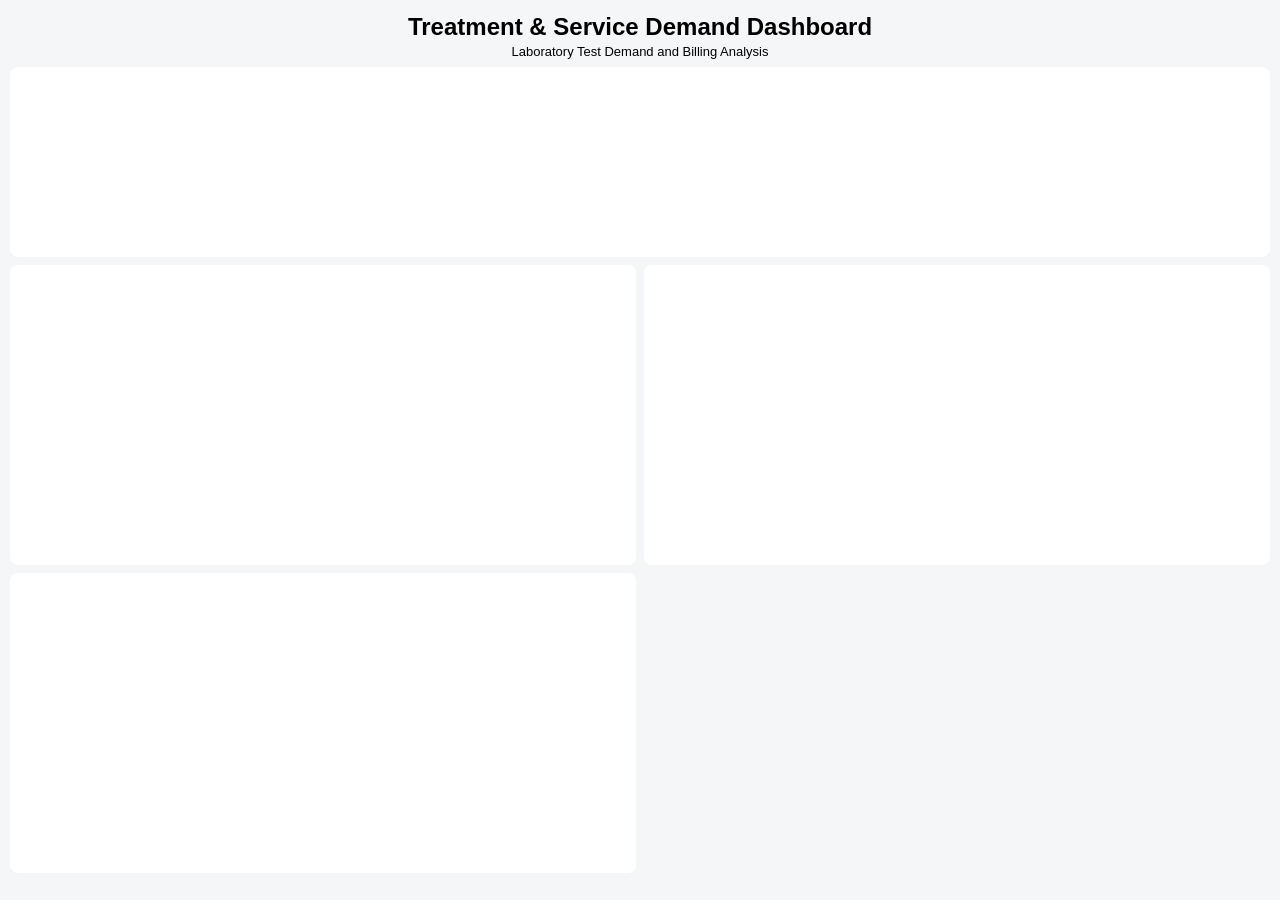
<file: reports/treatment_service_demand_dashboard.html>
<!DOCTYPE html>

<html>

<head>

    <meta charset="UTF-8">

    <meta name="viewport"
          content="width=device-width, initial-scale=1.0">

    <title>Treatment & Service Demand Dashboard</title>

    <style>

        * {
            box-sizing: border-box;
        }

        body {
            margin: 0;
            padding: 10px;
            font-family: Arial, sans-serif;
            background: #f5f6f8;
        }

        .dashboard {
            width: 100%;
            max-width: 1400px;
            margin: auto;
        }

        .header {
            text-align: center;
            margin-bottom: 8px;
        }

        .header h1 {
            margin: 3px;
            font-size: 24px;
        }

        .header p {
            margin: 3px;
            font-size: 13px;
        }

        .kpi {
            background: white;
            border-radius: 8px;
            margin-bottom: 8px;
            width: 100%;
            height: 190px;
            padding: 0;
            overflow: hidden;
        }

        .kpi .plotly-graph-div {
            width: 100% !important;
            height: 190px !important;
        }

        .charts {
            display: grid;
            grid-template-columns: 1fr 1fr;
            gap: 8px;
            width: 100%;
        }

        .chart {
            background: white;
            border-radius: 8px;
            width: 100%;
            height: 300px;
            padding: 2px;
            overflow: visible;
        }

        .chart .plotly-graph-div {
            width: 100% !important;
            height: 100% !important;
        }

        @media (max-width: 900px) {

            .header h1 {
                font-size: 20px;
            }

            .charts {
                grid-template-columns: 1fr;
            }

            .chart {
                height: 300px;
            }

            .kpi {
                height: 190px;
            }

            .kpi .plotly-graph-div {
                height: 190px !important;
            }

        }

    </style>

</head>

<body>

<div class="dashboard">

    <!-- HEADER -->

    <div class="header">

        <h1>
            Treatment & Service Demand Dashboard
        </h1>

        <p>
            Laboratory Test Demand and Billing Analysis
        </p>

    </div>


    <!-- KPI -->

    <div class="kpi">

        <div style="height:190px; width:100%;">                        <script>window.PlotlyConfig = {MathJaxConfig: 'local'};</script>
        <script charset="utf-8" src="https://cdn.plot.ly/plotly-3.7.0.min.js" integrity="sha256-jvTGqxNp8AGWEcvNLVuKr+8j5dGe9Yw51LQkmDH+IYA=" crossorigin="anonymous"></script>                <div id="f2da834c-4d74-407c-a62e-f819dd9b8acd" class="plotly-graph-div" style="height:100%; width:100%;"></div>            <script>                window.PLOTLYENV=window.PLOTLYENV || {};                                if (document.getElementById("f2da834c-4d74-407c-a62e-f819dd9b8acd")) {                    Plotly.newPlot(                        "f2da834c-4d74-407c-a62e-f819dd9b8acd",                        [{"domain":{"x":[0.0,0.3],"y":[0.0,1.0]},"mode":"number","number":{"font":{"size":26},"prefix":"\u20b9","valueformat":",.0f"},"title":{"font":{"size":16},"text":"\u003cb\u003eTOTAL BILLING\u003c\u002fb\u003e"},"value":263393105.0,"type":"indicator"},{"domain":{"x":[0.35,0.6499999999999999],"y":[0.0,1.0]},"mode":"number","number":{"font":{"size":26},"prefix":"\u20b9","valueformat":",.0f"},"title":{"font":{"size":16},"text":"\u003cb\u003eTOTAL PAID\u003c\u002fb\u003e"},"value":229458756.0,"type":"indicator"},{"domain":{"x":[0.7,1.0],"y":[0.0,1.0]},"mode":"number","number":{"font":{"size":26},"prefix":"\u20b9","valueformat":",.0f"},"title":{"font":{"size":16},"text":"\u003cb\u003eTOTAL PENDING\u003c\u002fb\u003e"},"value":33934349.0,"type":"indicator"}],                        {"height":190,"margin":{"b":10,"l":10,"r":10,"t":40},"paper_bgcolor":"white","plot_bgcolor":"white","template":{"data":{"barpolar":[{"marker":{"line":{"color":"#E5ECF6","width":0.5},"pattern":{"fillmode":"overlay","size":10,"solidity":0.2}},"type":"barpolar"}],"bar":[{"error_x":{"color":"#2a3f5f"},"error_y":{"color":"#2a3f5f"},"marker":{"line":{"color":"#E5ECF6","width":0.5},"pattern":{"fillmode":"overlay","size":10,"solidity":0.2}},"type":"bar"}],"carpet":[{"aaxis":{"endlinecolor":"#2a3f5f","gridcolor":"white","linecolor":"white","minorgridcolor":"white","startlinecolor":"#2a3f5f"},"baxis":{"endlinecolor":"#2a3f5f","gridcolor":"white","linecolor":"white","minorgridcolor":"white","startlinecolor":"#2a3f5f"},"type":"carpet"}],"choropleth":[{"colorbar":{"outlinewidth":0,"ticks":""},"type":"choropleth"}],"contourcarpet":[{"colorbar":{"outlinewidth":0,"ticks":""},"type":"contourcarpet"}],"contour":[{"colorbar":{"outlinewidth":0,"ticks":""},"colorscale":[[0.0,"#0d0887"],[0.1111111111111111,"#46039f"],[0.2222222222222222,"#7201a8"],[0.3333333333333333,"#9c179e"],[0.4444444444444444,"#bd3786"],[0.5555555555555556,"#d8576b"],[0.6666666666666666,"#ed7953"],[0.7777777777777778,"#fb9f3a"],[0.8888888888888888,"#fdca26"],[1.0,"#f0f921"]],"type":"contour"}],"heatmap":[{"colorbar":{"outlinewidth":0,"ticks":""},"colorscale":[[0.0,"#0d0887"],[0.1111111111111111,"#46039f"],[0.2222222222222222,"#7201a8"],[0.3333333333333333,"#9c179e"],[0.4444444444444444,"#bd3786"],[0.5555555555555556,"#d8576b"],[0.6666666666666666,"#ed7953"],[0.7777777777777778,"#fb9f3a"],[0.8888888888888888,"#fdca26"],[1.0,"#f0f921"]],"type":"heatmap"}],"histogram2dcontour":[{"colorbar":{"outlinewidth":0,"ticks":""},"colorscale":[[0.0,"#0d0887"],[0.1111111111111111,"#46039f"],[0.2222222222222222,"#7201a8"],[0.3333333333333333,"#9c179e"],[0.4444444444444444,"#bd3786"],[0.5555555555555556,"#d8576b"],[0.6666666666666666,"#ed7953"],[0.7777777777777778,"#fb9f3a"],[0.8888888888888888,"#fdca26"],[1.0,"#f0f921"]],"type":"histogram2dcontour"}],"histogram2d":[{"colorbar":{"outlinewidth":0,"ticks":""},"colorscale":[[0.0,"#0d0887"],[0.1111111111111111,"#46039f"],[0.2222222222222222,"#7201a8"],[0.3333333333333333,"#9c179e"],[0.4444444444444444,"#bd3786"],[0.5555555555555556,"#d8576b"],[0.6666666666666666,"#ed7953"],[0.7777777777777778,"#fb9f3a"],[0.8888888888888888,"#fdca26"],[1.0,"#f0f921"]],"type":"histogram2d"}],"histogram":[{"marker":{"pattern":{"fillmode":"overlay","size":10,"solidity":0.2}},"type":"histogram"}],"mesh3d":[{"colorbar":{"outlinewidth":0,"ticks":""},"type":"mesh3d"}],"parcoords":[{"line":{"colorbar":{"outlinewidth":0,"ticks":""}},"type":"parcoords"}],"pie":[{"automargin":true,"type":"pie"}],"scatter3d":[{"line":{"colorbar":{"outlinewidth":0,"ticks":""}},"marker":{"colorbar":{"outlinewidth":0,"ticks":""}},"type":"scatter3d"}],"scattercarpet":[{"marker":{"colorbar":{"outlinewidth":0,"ticks":""}},"type":"scattercarpet"}],"scattergeo":[{"marker":{"colorbar":{"outlinewidth":0,"ticks":""}},"type":"scattergeo"}],"scattergl":[{"marker":{"colorbar":{"outlinewidth":0,"ticks":""}},"type":"scattergl"}],"scattermapbox":[{"marker":{"colorbar":{"outlinewidth":0,"ticks":""}},"type":"scattermapbox"}],"scattermap":[{"marker":{"colorbar":{"outlinewidth":0,"ticks":""}},"type":"scattermap"}],"scatterpolargl":[{"marker":{"colorbar":{"outlinewidth":0,"ticks":""}},"type":"scatterpolargl"}],"scatterpolar":[{"marker":{"colorbar":{"outlinewidth":0,"ticks":""}},"type":"scatterpolar"}],"scatter":[{"fillpattern":{"fillmode":"overlay","size":10,"solidity":0.2},"type":"scatter"}],"scatterternary":[{"marker":{"colorbar":{"outlinewidth":0,"ticks":""}},"type":"scatterternary"}],"surface":[{"colorbar":{"outlinewidth":0,"ticks":""},"colorscale":[[0.0,"#0d0887"],[0.1111111111111111,"#46039f"],[0.2222222222222222,"#7201a8"],[0.3333333333333333,"#9c179e"],[0.4444444444444444,"#bd3786"],[0.5555555555555556,"#d8576b"],[0.6666666666666666,"#ed7953"],[0.7777777777777778,"#fb9f3a"],[0.8888888888888888,"#fdca26"],[1.0,"#f0f921"]],"type":"surface"}],"table":[{"cells":{"fill":{"color":"#EBF0F8"},"line":{"color":"white"}},"header":{"fill":{"color":"#C8D4E3"},"line":{"color":"white"}},"type":"table"}]},"layout":{"annotationdefaults":{"arrowcolor":"#2a3f5f","arrowhead":0,"arrowwidth":1},"autotypenumbers":"strict","coloraxis":{"colorbar":{"outlinewidth":0,"ticks":""}},"colorscale":{"diverging":[[0,"#8e0152"],[0.1,"#c51b7d"],[0.2,"#de77ae"],[0.3,"#f1b6da"],[0.4,"#fde0ef"],[0.5,"#f7f7f7"],[0.6,"#e6f5d0"],[0.7,"#b8e186"],[0.8,"#7fbc41"],[0.9,"#4d9221"],[1,"#276419"]],"sequential":[[0.0,"#0d0887"],[0.1111111111111111,"#46039f"],[0.2222222222222222,"#7201a8"],[0.3333333333333333,"#9c179e"],[0.4444444444444444,"#bd3786"],[0.5555555555555556,"#d8576b"],[0.6666666666666666,"#ed7953"],[0.7777777777777778,"#fb9f3a"],[0.8888888888888888,"#fdca26"],[1.0,"#f0f921"]],"sequentialminus":[[0.0,"#0d0887"],[0.1111111111111111,"#46039f"],[0.2222222222222222,"#7201a8"],[0.3333333333333333,"#9c179e"],[0.4444444444444444,"#bd3786"],[0.5555555555555556,"#d8576b"],[0.6666666666666666,"#ed7953"],[0.7777777777777778,"#fb9f3a"],[0.8888888888888888,"#fdca26"],[1.0,"#f0f921"]]},"colorway":["#636efa","#EF553B","#00cc96","#ab63fa","#FFA15A","#19d3f3","#FF6692","#B6E880","#FF97FF","#FECB52"],"font":{"color":"#2a3f5f"},"geo":{"bgcolor":"white","lakecolor":"white","landcolor":"#E5ECF6","showlakes":true,"showland":true,"subunitcolor":"white"},"hoverlabel":{"align":"left"},"hovermode":"closest","mapbox":{"style":"light"},"paper_bgcolor":"white","plot_bgcolor":"#E5ECF6","polar":{"angularaxis":{"gridcolor":"white","linecolor":"white","ticks":""},"bgcolor":"#E5ECF6","radialaxis":{"gridcolor":"white","linecolor":"white","ticks":""}},"scene":{"xaxis":{"backgroundcolor":"#E5ECF6","gridcolor":"white","gridwidth":2,"linecolor":"white","showbackground":true,"ticks":"","zerolinecolor":"white"},"yaxis":{"backgroundcolor":"#E5ECF6","gridcolor":"white","gridwidth":2,"linecolor":"white","showbackground":true,"ticks":"","zerolinecolor":"white"},"zaxis":{"backgroundcolor":"#E5ECF6","gridcolor":"white","gridwidth":2,"linecolor":"white","showbackground":true,"ticks":"","zerolinecolor":"white"}},"shapedefaults":{"line":{"color":"#2a3f5f"}},"ternary":{"aaxis":{"gridcolor":"white","linecolor":"white","ticks":""},"baxis":{"gridcolor":"white","linecolor":"white","ticks":""},"bgcolor":"#E5ECF6","caxis":{"gridcolor":"white","linecolor":"white","ticks":""}},"title":{"x":0.05},"xaxis":{"automargin":true,"gridcolor":"white","linecolor":"white","ticks":"","title":{"standoff":15},"zerolinecolor":"white","zerolinewidth":2},"yaxis":{"automargin":true,"gridcolor":"white","linecolor":"white","ticks":"","title":{"standoff":15},"zerolinecolor":"white","zerolinewidth":2}}}},                        {"responsive": true}                    )                };            </script>        </div>

    </div>


    <!-- CHARTS -->

    <div class="charts">

        <div class="chart">
            <div style="height:300px; width:100%;">                            <div id="7a88afe6-0ef9-48af-908c-0685443dff47" class="plotly-graph-div" style="height:100%; width:100%;"></div>            <script>                window.PLOTLYENV=window.PLOTLYENV || {};                                if (document.getElementById("7a88afe6-0ef9-48af-908c-0685443dff47")) {                    Plotly.newPlot(                        "7a88afe6-0ef9-48af-908c-0685443dff47",                        [{"hovertemplate":"\u003cb\u003e%{y}\u003c\u002fb\u003e\u003cbr\u003eNumber of Tests: %{x:,}\u003cextra\u003e\u003c\u002fextra\u003e","legendgroup":"","marker":{"color":"#636efa","pattern":{"shape":""}},"name":"","orientation":"h","showlegend":false,"text":{"dtype":"f8","bdata":"AAAAAAAOpEAAAAAAAAKjQA=="},"textposition":"outside","x":{"dtype":"i2","bdata":"BwqBCQ=="},"xaxis":"x","y":["Blood Sugar","Cholesterol"],"yaxis":"y","type":"bar"}],                        {"barmode":"relative","height":300,"legend":{"tracegroupgap":0},"margin":{"b":50,"l":100,"r":80,"t":50},"template":{"data":{"barpolar":[{"marker":{"line":{"color":"#E5ECF6","width":0.5},"pattern":{"fillmode":"overlay","size":10,"solidity":0.2}},"type":"barpolar"}],"bar":[{"error_x":{"color":"#2a3f5f"},"error_y":{"color":"#2a3f5f"},"marker":{"line":{"color":"#E5ECF6","width":0.5},"pattern":{"fillmode":"overlay","size":10,"solidity":0.2}},"type":"bar"}],"carpet":[{"aaxis":{"endlinecolor":"#2a3f5f","gridcolor":"white","linecolor":"white","minorgridcolor":"white","startlinecolor":"#2a3f5f"},"baxis":{"endlinecolor":"#2a3f5f","gridcolor":"white","linecolor":"white","minorgridcolor":"white","startlinecolor":"#2a3f5f"},"type":"carpet"}],"choropleth":[{"colorbar":{"outlinewidth":0,"ticks":""},"type":"choropleth"}],"contourcarpet":[{"colorbar":{"outlinewidth":0,"ticks":""},"type":"contourcarpet"}],"contour":[{"colorbar":{"outlinewidth":0,"ticks":""},"colorscale":[[0.0,"#0d0887"],[0.1111111111111111,"#46039f"],[0.2222222222222222,"#7201a8"],[0.3333333333333333,"#9c179e"],[0.4444444444444444,"#bd3786"],[0.5555555555555556,"#d8576b"],[0.6666666666666666,"#ed7953"],[0.7777777777777778,"#fb9f3a"],[0.8888888888888888,"#fdca26"],[1.0,"#f0f921"]],"type":"contour"}],"heatmap":[{"colorbar":{"outlinewidth":0,"ticks":""},"colorscale":[[0.0,"#0d0887"],[0.1111111111111111,"#46039f"],[0.2222222222222222,"#7201a8"],[0.3333333333333333,"#9c179e"],[0.4444444444444444,"#bd3786"],[0.5555555555555556,"#d8576b"],[0.6666666666666666,"#ed7953"],[0.7777777777777778,"#fb9f3a"],[0.8888888888888888,"#fdca26"],[1.0,"#f0f921"]],"type":"heatmap"}],"histogram2dcontour":[{"colorbar":{"outlinewidth":0,"ticks":""},"colorscale":[[0.0,"#0d0887"],[0.1111111111111111,"#46039f"],[0.2222222222222222,"#7201a8"],[0.3333333333333333,"#9c179e"],[0.4444444444444444,"#bd3786"],[0.5555555555555556,"#d8576b"],[0.6666666666666666,"#ed7953"],[0.7777777777777778,"#fb9f3a"],[0.8888888888888888,"#fdca26"],[1.0,"#f0f921"]],"type":"histogram2dcontour"}],"histogram2d":[{"colorbar":{"outlinewidth":0,"ticks":""},"colorscale":[[0.0,"#0d0887"],[0.1111111111111111,"#46039f"],[0.2222222222222222,"#7201a8"],[0.3333333333333333,"#9c179e"],[0.4444444444444444,"#bd3786"],[0.5555555555555556,"#d8576b"],[0.6666666666666666,"#ed7953"],[0.7777777777777778,"#fb9f3a"],[0.8888888888888888,"#fdca26"],[1.0,"#f0f921"]],"type":"histogram2d"}],"histogram":[{"marker":{"pattern":{"fillmode":"overlay","size":10,"solidity":0.2}},"type":"histogram"}],"mesh3d":[{"colorbar":{"outlinewidth":0,"ticks":""},"type":"mesh3d"}],"parcoords":[{"line":{"colorbar":{"outlinewidth":0,"ticks":""}},"type":"parcoords"}],"pie":[{"automargin":true,"type":"pie"}],"scatter3d":[{"line":{"colorbar":{"outlinewidth":0,"ticks":""}},"marker":{"colorbar":{"outlinewidth":0,"ticks":""}},"type":"scatter3d"}],"scattercarpet":[{"marker":{"colorbar":{"outlinewidth":0,"ticks":""}},"type":"scattercarpet"}],"scattergeo":[{"marker":{"colorbar":{"outlinewidth":0,"ticks":""}},"type":"scattergeo"}],"scattergl":[{"marker":{"colorbar":{"outlinewidth":0,"ticks":""}},"type":"scattergl"}],"scattermapbox":[{"marker":{"colorbar":{"outlinewidth":0,"ticks":""}},"type":"scattermapbox"}],"scattermap":[{"marker":{"colorbar":{"outlinewidth":0,"ticks":""}},"type":"scattermap"}],"scatterpolargl":[{"marker":{"colorbar":{"outlinewidth":0,"ticks":""}},"type":"scatterpolargl"}],"scatterpolar":[{"marker":{"colorbar":{"outlinewidth":0,"ticks":""}},"type":"scatterpolar"}],"scatter":[{"fillpattern":{"fillmode":"overlay","size":10,"solidity":0.2},"type":"scatter"}],"scatterternary":[{"marker":{"colorbar":{"outlinewidth":0,"ticks":""}},"type":"scatterternary"}],"surface":[{"colorbar":{"outlinewidth":0,"ticks":""},"colorscale":[[0.0,"#0d0887"],[0.1111111111111111,"#46039f"],[0.2222222222222222,"#7201a8"],[0.3333333333333333,"#9c179e"],[0.4444444444444444,"#bd3786"],[0.5555555555555556,"#d8576b"],[0.6666666666666666,"#ed7953"],[0.7777777777777778,"#fb9f3a"],[0.8888888888888888,"#fdca26"],[1.0,"#f0f921"]],"type":"surface"}],"table":[{"cells":{"fill":{"color":"#EBF0F8"},"line":{"color":"white"}},"header":{"fill":{"color":"#C8D4E3"},"line":{"color":"white"}},"type":"table"}]},"layout":{"annotationdefaults":{"arrowcolor":"#2a3f5f","arrowhead":0,"arrowwidth":1},"autotypenumbers":"strict","coloraxis":{"colorbar":{"outlinewidth":0,"ticks":""}},"colorscale":{"diverging":[[0,"#8e0152"],[0.1,"#c51b7d"],[0.2,"#de77ae"],[0.3,"#f1b6da"],[0.4,"#fde0ef"],[0.5,"#f7f7f7"],[0.6,"#e6f5d0"],[0.7,"#b8e186"],[0.8,"#7fbc41"],[0.9,"#4d9221"],[1,"#276419"]],"sequential":[[0.0,"#0d0887"],[0.1111111111111111,"#46039f"],[0.2222222222222222,"#7201a8"],[0.3333333333333333,"#9c179e"],[0.4444444444444444,"#bd3786"],[0.5555555555555556,"#d8576b"],[0.6666666666666666,"#ed7953"],[0.7777777777777778,"#fb9f3a"],[0.8888888888888888,"#fdca26"],[1.0,"#f0f921"]],"sequentialminus":[[0.0,"#0d0887"],[0.1111111111111111,"#46039f"],[0.2222222222222222,"#7201a8"],[0.3333333333333333,"#9c179e"],[0.4444444444444444,"#bd3786"],[0.5555555555555556,"#d8576b"],[0.6666666666666666,"#ed7953"],[0.7777777777777778,"#fb9f3a"],[0.8888888888888888,"#fdca26"],[1.0,"#f0f921"]]},"colorway":["#636efa","#EF553B","#00cc96","#ab63fa","#FFA15A","#19d3f3","#FF6692","#B6E880","#FF97FF","#FECB52"],"font":{"color":"#2a3f5f"},"geo":{"bgcolor":"white","lakecolor":"white","landcolor":"#E5ECF6","showlakes":true,"showland":true,"subunitcolor":"white"},"hoverlabel":{"align":"left"},"hovermode":"closest","mapbox":{"style":"light"},"paper_bgcolor":"white","plot_bgcolor":"#E5ECF6","polar":{"angularaxis":{"gridcolor":"white","linecolor":"white","ticks":""},"bgcolor":"#E5ECF6","radialaxis":{"gridcolor":"white","linecolor":"white","ticks":""}},"scene":{"xaxis":{"backgroundcolor":"#E5ECF6","gridcolor":"white","gridwidth":2,"linecolor":"white","showbackground":true,"ticks":"","zerolinecolor":"white"},"yaxis":{"backgroundcolor":"#E5ECF6","gridcolor":"white","gridwidth":2,"linecolor":"white","showbackground":true,"ticks":"","zerolinecolor":"white"},"zaxis":{"backgroundcolor":"#E5ECF6","gridcolor":"white","gridwidth":2,"linecolor":"white","showbackground":true,"ticks":"","zerolinecolor":"white"}},"shapedefaults":{"line":{"color":"#2a3f5f"}},"ternary":{"aaxis":{"gridcolor":"white","linecolor":"white","ticks":""},"baxis":{"gridcolor":"white","linecolor":"white","ticks":""},"bgcolor":"#E5ECF6","caxis":{"gridcolor":"white","linecolor":"white","ticks":""}},"title":{"x":0.05},"xaxis":{"automargin":true,"gridcolor":"white","linecolor":"white","ticks":"","title":{"standoff":15},"zerolinecolor":"white","zerolinewidth":2},"yaxis":{"automargin":true,"gridcolor":"white","linecolor":"white","ticks":"","title":{"standoff":15},"zerolinecolor":"white","zerolinewidth":2}}},"title":{"text":"Laboratory Test Demand","x":0.5},"xaxis":{"anchor":"y","domain":[0.0,1.0],"title":{"text":"Number of Tests"}},"yaxis":{"anchor":"x","domain":[0.0,1.0],"title":{"text":"Laboratory Test"}}},                        {"responsive": true}                    )                };            </script>        </div>
        </div>

        <div class="chart">
            <div style="height:300px; width:100%;">                            <div id="e0ba8d2f-203c-4bab-aff4-b8a1fba60f01" class="plotly-graph-div" style="height:100%; width:100%;"></div>            <script>                window.PLOTLYENV=window.PLOTLYENV || {};                                if (document.getElementById("e0ba8d2f-203c-4bab-aff4-b8a1fba60f01")) {                    Plotly.newPlot(                        "e0ba8d2f-203c-4bab-aff4-b8a1fba60f01",                        [{"branchvalues":"total","domain":{"x":[0.0,1.0],"y":[0.0,1.0]},"hovertemplate":"\u003cb\u003e%{label}\u003c\u002fb\u003e\u003cbr\u003eBilling: \u20b9%{value:,.0f}\u003cextra\u003e\u003c\u002fextra\u003e","ids":["Blood Sugar","Cholesterol"],"labels":["Blood Sugar","Cholesterol"],"name":"","parents":["",""],"texttemplate":"%{label}\u003cbr\u003e\u20b9%{value:,.0f}","values":{"dtype":"f8","bdata":"AAAACL0woEEAAAA0w2qeQQ=="},"type":"treemap"}],                        {"height":300,"legend":{"tracegroupgap":0},"margin":{"b":40,"l":40,"r":20,"t":50},"template":{"data":{"barpolar":[{"marker":{"line":{"color":"#E5ECF6","width":0.5},"pattern":{"fillmode":"overlay","size":10,"solidity":0.2}},"type":"barpolar"}],"bar":[{"error_x":{"color":"#2a3f5f"},"error_y":{"color":"#2a3f5f"},"marker":{"line":{"color":"#E5ECF6","width":0.5},"pattern":{"fillmode":"overlay","size":10,"solidity":0.2}},"type":"bar"}],"carpet":[{"aaxis":{"endlinecolor":"#2a3f5f","gridcolor":"white","linecolor":"white","minorgridcolor":"white","startlinecolor":"#2a3f5f"},"baxis":{"endlinecolor":"#2a3f5f","gridcolor":"white","linecolor":"white","minorgridcolor":"white","startlinecolor":"#2a3f5f"},"type":"carpet"}],"choropleth":[{"colorbar":{"outlinewidth":0,"ticks":""},"type":"choropleth"}],"contourcarpet":[{"colorbar":{"outlinewidth":0,"ticks":""},"type":"contourcarpet"}],"contour":[{"colorbar":{"outlinewidth":0,"ticks":""},"colorscale":[[0.0,"#0d0887"],[0.1111111111111111,"#46039f"],[0.2222222222222222,"#7201a8"],[0.3333333333333333,"#9c179e"],[0.4444444444444444,"#bd3786"],[0.5555555555555556,"#d8576b"],[0.6666666666666666,"#ed7953"],[0.7777777777777778,"#fb9f3a"],[0.8888888888888888,"#fdca26"],[1.0,"#f0f921"]],"type":"contour"}],"heatmap":[{"colorbar":{"outlinewidth":0,"ticks":""},"colorscale":[[0.0,"#0d0887"],[0.1111111111111111,"#46039f"],[0.2222222222222222,"#7201a8"],[0.3333333333333333,"#9c179e"],[0.4444444444444444,"#bd3786"],[0.5555555555555556,"#d8576b"],[0.6666666666666666,"#ed7953"],[0.7777777777777778,"#fb9f3a"],[0.8888888888888888,"#fdca26"],[1.0,"#f0f921"]],"type":"heatmap"}],"histogram2dcontour":[{"colorbar":{"outlinewidth":0,"ticks":""},"colorscale":[[0.0,"#0d0887"],[0.1111111111111111,"#46039f"],[0.2222222222222222,"#7201a8"],[0.3333333333333333,"#9c179e"],[0.4444444444444444,"#bd3786"],[0.5555555555555556,"#d8576b"],[0.6666666666666666,"#ed7953"],[0.7777777777777778,"#fb9f3a"],[0.8888888888888888,"#fdca26"],[1.0,"#f0f921"]],"type":"histogram2dcontour"}],"histogram2d":[{"colorbar":{"outlinewidth":0,"ticks":""},"colorscale":[[0.0,"#0d0887"],[0.1111111111111111,"#46039f"],[0.2222222222222222,"#7201a8"],[0.3333333333333333,"#9c179e"],[0.4444444444444444,"#bd3786"],[0.5555555555555556,"#d8576b"],[0.6666666666666666,"#ed7953"],[0.7777777777777778,"#fb9f3a"],[0.8888888888888888,"#fdca26"],[1.0,"#f0f921"]],"type":"histogram2d"}],"histogram":[{"marker":{"pattern":{"fillmode":"overlay","size":10,"solidity":0.2}},"type":"histogram"}],"mesh3d":[{"colorbar":{"outlinewidth":0,"ticks":""},"type":"mesh3d"}],"parcoords":[{"line":{"colorbar":{"outlinewidth":0,"ticks":""}},"type":"parcoords"}],"pie":[{"automargin":true,"type":"pie"}],"scatter3d":[{"line":{"colorbar":{"outlinewidth":0,"ticks":""}},"marker":{"colorbar":{"outlinewidth":0,"ticks":""}},"type":"scatter3d"}],"scattercarpet":[{"marker":{"colorbar":{"outlinewidth":0,"ticks":""}},"type":"scattercarpet"}],"scattergeo":[{"marker":{"colorbar":{"outlinewidth":0,"ticks":""}},"type":"scattergeo"}],"scattergl":[{"marker":{"colorbar":{"outlinewidth":0,"ticks":""}},"type":"scattergl"}],"scattermapbox":[{"marker":{"colorbar":{"outlinewidth":0,"ticks":""}},"type":"scattermapbox"}],"scattermap":[{"marker":{"colorbar":{"outlinewidth":0,"ticks":""}},"type":"scattermap"}],"scatterpolargl":[{"marker":{"colorbar":{"outlinewidth":0,"ticks":""}},"type":"scatterpolargl"}],"scatterpolar":[{"marker":{"colorbar":{"outlinewidth":0,"ticks":""}},"type":"scatterpolar"}],"scatter":[{"fillpattern":{"fillmode":"overlay","size":10,"solidity":0.2},"type":"scatter"}],"scatterternary":[{"marker":{"colorbar":{"outlinewidth":0,"ticks":""}},"type":"scatterternary"}],"surface":[{"colorbar":{"outlinewidth":0,"ticks":""},"colorscale":[[0.0,"#0d0887"],[0.1111111111111111,"#46039f"],[0.2222222222222222,"#7201a8"],[0.3333333333333333,"#9c179e"],[0.4444444444444444,"#bd3786"],[0.5555555555555556,"#d8576b"],[0.6666666666666666,"#ed7953"],[0.7777777777777778,"#fb9f3a"],[0.8888888888888888,"#fdca26"],[1.0,"#f0f921"]],"type":"surface"}],"table":[{"cells":{"fill":{"color":"#EBF0F8"},"line":{"color":"white"}},"header":{"fill":{"color":"#C8D4E3"},"line":{"color":"white"}},"type":"table"}]},"layout":{"annotationdefaults":{"arrowcolor":"#2a3f5f","arrowhead":0,"arrowwidth":1},"autotypenumbers":"strict","coloraxis":{"colorbar":{"outlinewidth":0,"ticks":""}},"colorscale":{"diverging":[[0,"#8e0152"],[0.1,"#c51b7d"],[0.2,"#de77ae"],[0.3,"#f1b6da"],[0.4,"#fde0ef"],[0.5,"#f7f7f7"],[0.6,"#e6f5d0"],[0.7,"#b8e186"],[0.8,"#7fbc41"],[0.9,"#4d9221"],[1,"#276419"]],"sequential":[[0.0,"#0d0887"],[0.1111111111111111,"#46039f"],[0.2222222222222222,"#7201a8"],[0.3333333333333333,"#9c179e"],[0.4444444444444444,"#bd3786"],[0.5555555555555556,"#d8576b"],[0.6666666666666666,"#ed7953"],[0.7777777777777778,"#fb9f3a"],[0.8888888888888888,"#fdca26"],[1.0,"#f0f921"]],"sequentialminus":[[0.0,"#0d0887"],[0.1111111111111111,"#46039f"],[0.2222222222222222,"#7201a8"],[0.3333333333333333,"#9c179e"],[0.4444444444444444,"#bd3786"],[0.5555555555555556,"#d8576b"],[0.6666666666666666,"#ed7953"],[0.7777777777777778,"#fb9f3a"],[0.8888888888888888,"#fdca26"],[1.0,"#f0f921"]]},"colorway":["#636efa","#EF553B","#00cc96","#ab63fa","#FFA15A","#19d3f3","#FF6692","#B6E880","#FF97FF","#FECB52"],"font":{"color":"#2a3f5f"},"geo":{"bgcolor":"white","lakecolor":"white","landcolor":"#E5ECF6","showlakes":true,"showland":true,"subunitcolor":"white"},"hoverlabel":{"align":"left"},"hovermode":"closest","mapbox":{"style":"light"},"paper_bgcolor":"white","plot_bgcolor":"#E5ECF6","polar":{"angularaxis":{"gridcolor":"white","linecolor":"white","ticks":""},"bgcolor":"#E5ECF6","radialaxis":{"gridcolor":"white","linecolor":"white","ticks":""}},"scene":{"xaxis":{"backgroundcolor":"#E5ECF6","gridcolor":"white","gridwidth":2,"linecolor":"white","showbackground":true,"ticks":"","zerolinecolor":"white"},"yaxis":{"backgroundcolor":"#E5ECF6","gridcolor":"white","gridwidth":2,"linecolor":"white","showbackground":true,"ticks":"","zerolinecolor":"white"},"zaxis":{"backgroundcolor":"#E5ECF6","gridcolor":"white","gridwidth":2,"linecolor":"white","showbackground":true,"ticks":"","zerolinecolor":"white"}},"shapedefaults":{"line":{"color":"#2a3f5f"}},"ternary":{"aaxis":{"gridcolor":"white","linecolor":"white","ticks":""},"baxis":{"gridcolor":"white","linecolor":"white","ticks":""},"bgcolor":"#E5ECF6","caxis":{"gridcolor":"white","linecolor":"white","ticks":""}},"title":{"x":0.05},"xaxis":{"automargin":true,"gridcolor":"white","linecolor":"white","ticks":"","title":{"standoff":15},"zerolinecolor":"white","zerolinewidth":2},"yaxis":{"automargin":true,"gridcolor":"white","linecolor":"white","ticks":"","title":{"standoff":15},"zerolinecolor":"white","zerolinewidth":2}}},"title":{"text":"Billing Contribution by Laboratory Test","x":0.5}},                        {"responsive": true}                    )                };            </script>        </div>
        </div>

        <div class="chart">
            <div style="height:300px; width:100%;">                            <div id="f9757c20-5a45-4ffd-b68d-e2c3cafb4415" class="plotly-graph-div" style="height:100%; width:100%;"></div>            <script>                window.PLOTLYENV=window.PLOTLYENV || {};                                if (document.getElementById("f9757c20-5a45-4ffd-b68d-e2c3cafb4415")) {                    Plotly.newPlot(                        "f9757c20-5a45-4ffd-b68d-e2c3cafb4415",                        [{"customdata":[["Paid"],["Pending"]],"domain":{"x":[0.0,1.0],"y":[0.0,1.0]},"hole":0.55,"hovertemplate":"\u003cb\u003e%{label}\u003c\u002fb\u003e\u003cbr\u003eAmount: \u20b9%{value:,.0f}\u003cbr\u003ePercentage: %{percent}\u003cextra\u003e\u003c\u002fextra\u003e","labels":["Paid","Pending"],"legendgroup":"","marker":{"colors":["green","orange"]},"name":"","showlegend":true,"textinfo":"label+percent","values":{"dtype":"i4","bdata":"REOtDQ3MBQI="},"type":"pie"}],                        {"height":300,"legend":{"tracegroupgap":0},"margin":{"b":40,"l":40,"r":20,"t":50},"template":{"data":{"barpolar":[{"marker":{"line":{"color":"#E5ECF6","width":0.5},"pattern":{"fillmode":"overlay","size":10,"solidity":0.2}},"type":"barpolar"}],"bar":[{"error_x":{"color":"#2a3f5f"},"error_y":{"color":"#2a3f5f"},"marker":{"line":{"color":"#E5ECF6","width":0.5},"pattern":{"fillmode":"overlay","size":10,"solidity":0.2}},"type":"bar"}],"carpet":[{"aaxis":{"endlinecolor":"#2a3f5f","gridcolor":"white","linecolor":"white","minorgridcolor":"white","startlinecolor":"#2a3f5f"},"baxis":{"endlinecolor":"#2a3f5f","gridcolor":"white","linecolor":"white","minorgridcolor":"white","startlinecolor":"#2a3f5f"},"type":"carpet"}],"choropleth":[{"colorbar":{"outlinewidth":0,"ticks":""},"type":"choropleth"}],"contourcarpet":[{"colorbar":{"outlinewidth":0,"ticks":""},"type":"contourcarpet"}],"contour":[{"colorbar":{"outlinewidth":0,"ticks":""},"colorscale":[[0.0,"#0d0887"],[0.1111111111111111,"#46039f"],[0.2222222222222222,"#7201a8"],[0.3333333333333333,"#9c179e"],[0.4444444444444444,"#bd3786"],[0.5555555555555556,"#d8576b"],[0.6666666666666666,"#ed7953"],[0.7777777777777778,"#fb9f3a"],[0.8888888888888888,"#fdca26"],[1.0,"#f0f921"]],"type":"contour"}],"heatmap":[{"colorbar":{"outlinewidth":0,"ticks":""},"colorscale":[[0.0,"#0d0887"],[0.1111111111111111,"#46039f"],[0.2222222222222222,"#7201a8"],[0.3333333333333333,"#9c179e"],[0.4444444444444444,"#bd3786"],[0.5555555555555556,"#d8576b"],[0.6666666666666666,"#ed7953"],[0.7777777777777778,"#fb9f3a"],[0.8888888888888888,"#fdca26"],[1.0,"#f0f921"]],"type":"heatmap"}],"histogram2dcontour":[{"colorbar":{"outlinewidth":0,"ticks":""},"colorscale":[[0.0,"#0d0887"],[0.1111111111111111,"#46039f"],[0.2222222222222222,"#7201a8"],[0.3333333333333333,"#9c179e"],[0.4444444444444444,"#bd3786"],[0.5555555555555556,"#d8576b"],[0.6666666666666666,"#ed7953"],[0.7777777777777778,"#fb9f3a"],[0.8888888888888888,"#fdca26"],[1.0,"#f0f921"]],"type":"histogram2dcontour"}],"histogram2d":[{"colorbar":{"outlinewidth":0,"ticks":""},"colorscale":[[0.0,"#0d0887"],[0.1111111111111111,"#46039f"],[0.2222222222222222,"#7201a8"],[0.3333333333333333,"#9c179e"],[0.4444444444444444,"#bd3786"],[0.5555555555555556,"#d8576b"],[0.6666666666666666,"#ed7953"],[0.7777777777777778,"#fb9f3a"],[0.8888888888888888,"#fdca26"],[1.0,"#f0f921"]],"type":"histogram2d"}],"histogram":[{"marker":{"pattern":{"fillmode":"overlay","size":10,"solidity":0.2}},"type":"histogram"}],"mesh3d":[{"colorbar":{"outlinewidth":0,"ticks":""},"type":"mesh3d"}],"parcoords":[{"line":{"colorbar":{"outlinewidth":0,"ticks":""}},"type":"parcoords"}],"pie":[{"automargin":true,"type":"pie"}],"scatter3d":[{"line":{"colorbar":{"outlinewidth":0,"ticks":""}},"marker":{"colorbar":{"outlinewidth":0,"ticks":""}},"type":"scatter3d"}],"scattercarpet":[{"marker":{"colorbar":{"outlinewidth":0,"ticks":""}},"type":"scattercarpet"}],"scattergeo":[{"marker":{"colorbar":{"outlinewidth":0,"ticks":""}},"type":"scattergeo"}],"scattergl":[{"marker":{"colorbar":{"outlinewidth":0,"ticks":""}},"type":"scattergl"}],"scattermapbox":[{"marker":{"colorbar":{"outlinewidth":0,"ticks":""}},"type":"scattermapbox"}],"scattermap":[{"marker":{"colorbar":{"outlinewidth":0,"ticks":""}},"type":"scattermap"}],"scatterpolargl":[{"marker":{"colorbar":{"outlinewidth":0,"ticks":""}},"type":"scatterpolargl"}],"scatterpolar":[{"marker":{"colorbar":{"outlinewidth":0,"ticks":""}},"type":"scatterpolar"}],"scatter":[{"fillpattern":{"fillmode":"overlay","size":10,"solidity":0.2},"type":"scatter"}],"scatterternary":[{"marker":{"colorbar":{"outlinewidth":0,"ticks":""}},"type":"scatterternary"}],"surface":[{"colorbar":{"outlinewidth":0,"ticks":""},"colorscale":[[0.0,"#0d0887"],[0.1111111111111111,"#46039f"],[0.2222222222222222,"#7201a8"],[0.3333333333333333,"#9c179e"],[0.4444444444444444,"#bd3786"],[0.5555555555555556,"#d8576b"],[0.6666666666666666,"#ed7953"],[0.7777777777777778,"#fb9f3a"],[0.8888888888888888,"#fdca26"],[1.0,"#f0f921"]],"type":"surface"}],"table":[{"cells":{"fill":{"color":"#EBF0F8"},"line":{"color":"white"}},"header":{"fill":{"color":"#C8D4E3"},"line":{"color":"white"}},"type":"table"}]},"layout":{"annotationdefaults":{"arrowcolor":"#2a3f5f","arrowhead":0,"arrowwidth":1},"autotypenumbers":"strict","coloraxis":{"colorbar":{"outlinewidth":0,"ticks":""}},"colorscale":{"diverging":[[0,"#8e0152"],[0.1,"#c51b7d"],[0.2,"#de77ae"],[0.3,"#f1b6da"],[0.4,"#fde0ef"],[0.5,"#f7f7f7"],[0.6,"#e6f5d0"],[0.7,"#b8e186"],[0.8,"#7fbc41"],[0.9,"#4d9221"],[1,"#276419"]],"sequential":[[0.0,"#0d0887"],[0.1111111111111111,"#46039f"],[0.2222222222222222,"#7201a8"],[0.3333333333333333,"#9c179e"],[0.4444444444444444,"#bd3786"],[0.5555555555555556,"#d8576b"],[0.6666666666666666,"#ed7953"],[0.7777777777777778,"#fb9f3a"],[0.8888888888888888,"#fdca26"],[1.0,"#f0f921"]],"sequentialminus":[[0.0,"#0d0887"],[0.1111111111111111,"#46039f"],[0.2222222222222222,"#7201a8"],[0.3333333333333333,"#9c179e"],[0.4444444444444444,"#bd3786"],[0.5555555555555556,"#d8576b"],[0.6666666666666666,"#ed7953"],[0.7777777777777778,"#fb9f3a"],[0.8888888888888888,"#fdca26"],[1.0,"#f0f921"]]},"colorway":["#636efa","#EF553B","#00cc96","#ab63fa","#FFA15A","#19d3f3","#FF6692","#B6E880","#FF97FF","#FECB52"],"font":{"color":"#2a3f5f"},"geo":{"bgcolor":"white","lakecolor":"white","landcolor":"#E5ECF6","showlakes":true,"showland":true,"subunitcolor":"white"},"hoverlabel":{"align":"left"},"hovermode":"closest","mapbox":{"style":"light"},"paper_bgcolor":"white","plot_bgcolor":"#E5ECF6","polar":{"angularaxis":{"gridcolor":"white","linecolor":"white","ticks":""},"bgcolor":"#E5ECF6","radialaxis":{"gridcolor":"white","linecolor":"white","ticks":""}},"scene":{"xaxis":{"backgroundcolor":"#E5ECF6","gridcolor":"white","gridwidth":2,"linecolor":"white","showbackground":true,"ticks":"","zerolinecolor":"white"},"yaxis":{"backgroundcolor":"#E5ECF6","gridcolor":"white","gridwidth":2,"linecolor":"white","showbackground":true,"ticks":"","zerolinecolor":"white"},"zaxis":{"backgroundcolor":"#E5ECF6","gridcolor":"white","gridwidth":2,"linecolor":"white","showbackground":true,"ticks":"","zerolinecolor":"white"}},"shapedefaults":{"line":{"color":"#2a3f5f"}},"ternary":{"aaxis":{"gridcolor":"white","linecolor":"white","ticks":""},"baxis":{"gridcolor":"white","linecolor":"white","ticks":""},"bgcolor":"#E5ECF6","caxis":{"gridcolor":"white","linecolor":"white","ticks":""}},"title":{"x":0.05},"xaxis":{"automargin":true,"gridcolor":"white","linecolor":"white","ticks":"","title":{"standoff":15},"zerolinecolor":"white","zerolinewidth":2},"yaxis":{"automargin":true,"gridcolor":"white","linecolor":"white","ticks":"","title":{"standoff":15},"zerolinecolor":"white","zerolinewidth":2}}},"title":{"text":"Paid vs Pending Billing","x":0.5}},                        {"responsive": true}                    )                };            </script>        </div>
        </div>

    </div>

</div>

</body>

</html>
</file>
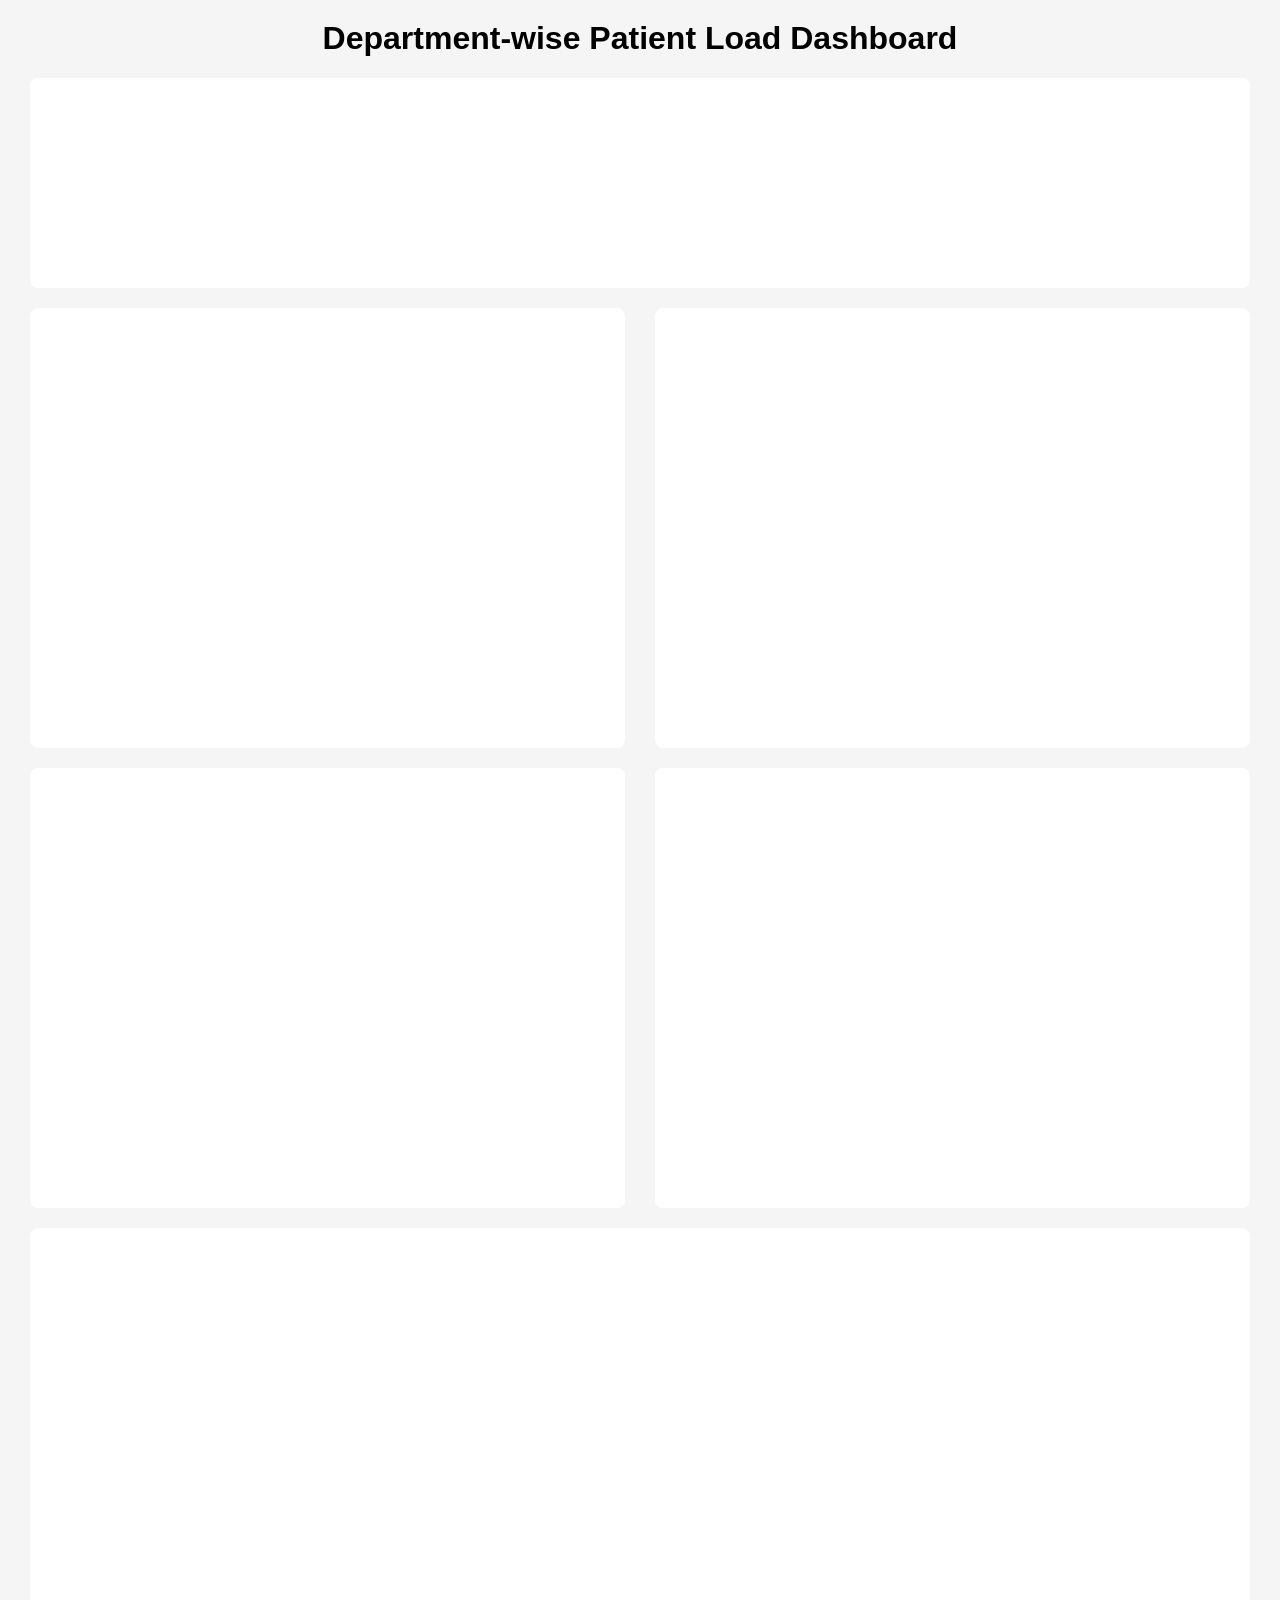
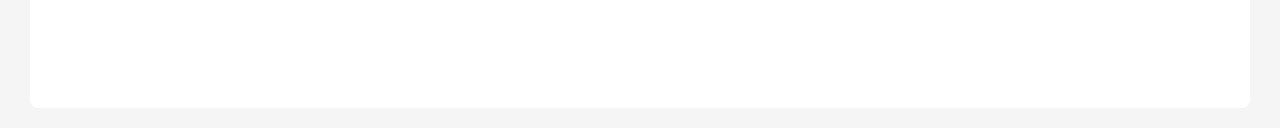
<file: milestone2/report/departmentwise_patientload_dashboard.html>
<html>
<head>
    <title>Department-wise Patient Load Dashboard</title>

    <style>
        body {
            font-family: Arial, sans-serif;
            background-color: #f5f5f5;
            margin: 20px;
        }

        h1 {
            text-align: center;
        }

        .dashboard {
            max-width: 1400px;
            margin: auto;
        }

        .chart {
            background-color: white;
            margin: 10px;
            padding: 10px;
            border-radius: 8px;
        }

        .row {
            display: flex;
            gap: 10px;
        }

        .row .chart {
            width: 50%;
        }

        @media (max-width: 900px) {
            .row {
                display: block;
            }

            .row .chart {
                width: auto;
            }
        }
    </style>
</head>

<body>

<div class="dashboard">

    <h1>Department-wise Patient Load Dashboard</h1>

    <div class="chart">
        <div>                        <script type="text/javascript">window.PlotlyConfig = {MathJaxConfig: 'local'};</script>
        <script charset="utf-8" src="https://cdn.plot.ly/plotly-3.1.0.min.js" integrity="sha256-Ei4740bWZhaUTQuD6q9yQlgVCMPBz6CZWhevDYPv93A=" crossorigin="anonymous"></script>                <div id="6b65e1ae-5bc6-4a3c-8819-fb1276f9d113" class="plotly-graph-div" style="height:190px; width:100%;"></div>            <script type="text/javascript">                window.PLOTLYENV=window.PLOTLYENV || {};                                if (document.getElementById("6b65e1ae-5bc6-4a3c-8819-fb1276f9d113")) {                    Plotly.newPlot(                        "6b65e1ae-5bc6-4a3c-8819-fb1276f9d113",                        [{"domain":{"x":[0.0,0.3],"y":[0,1]},"mode":"number","number":{"font":{"size":26},"valueformat":",.0f"},"title":{"font":{"size":16},"text":"\u003cb\u003eTOTAL ADMISSIONS\u003c\u002fb\u003e"},"value":5000,"type":"indicator"},{"domain":{"x":[0.35,0.65],"y":[0,1]},"mode":"number","number":{"font":{"size":26},"valueformat":",.0f"},"title":{"font":{"size":16},"text":"\u003cb\u003eTOTAL DEPARTMENTS\u003c\u002fb\u003e"},"value":20,"type":"indicator"},{"domain":{"x":[0.7,1.0],"y":[0,1]},"mode":"number","number":{"font":{"size":26},"valueformat":",.0f"},"title":{"font":{"size":16},"text":"\u003cb\u003eAVG LOAD \u002f DEPARTMENT\u003c\u002fb\u003e"},"value":250.0,"type":"indicator"}],                        {"template":{"data":{"histogram2dcontour":[{"type":"histogram2dcontour","colorbar":{"outlinewidth":0,"ticks":""},"colorscale":[[0.0,"#0d0887"],[0.1111111111111111,"#46039f"],[0.2222222222222222,"#7201a8"],[0.3333333333333333,"#9c179e"],[0.4444444444444444,"#bd3786"],[0.5555555555555556,"#d8576b"],[0.6666666666666666,"#ed7953"],[0.7777777777777778,"#fb9f3a"],[0.8888888888888888,"#fdca26"],[1.0,"#f0f921"]]}],"choropleth":[{"type":"choropleth","colorbar":{"outlinewidth":0,"ticks":""}}],"histogram2d":[{"type":"histogram2d","colorbar":{"outlinewidth":0,"ticks":""},"colorscale":[[0.0,"#0d0887"],[0.1111111111111111,"#46039f"],[0.2222222222222222,"#7201a8"],[0.3333333333333333,"#9c179e"],[0.4444444444444444,"#bd3786"],[0.5555555555555556,"#d8576b"],[0.6666666666666666,"#ed7953"],[0.7777777777777778,"#fb9f3a"],[0.8888888888888888,"#fdca26"],[1.0,"#f0f921"]]}],"heatmap":[{"type":"heatmap","colorbar":{"outlinewidth":0,"ticks":""},"colorscale":[[0.0,"#0d0887"],[0.1111111111111111,"#46039f"],[0.2222222222222222,"#7201a8"],[0.3333333333333333,"#9c179e"],[0.4444444444444444,"#bd3786"],[0.5555555555555556,"#d8576b"],[0.6666666666666666,"#ed7953"],[0.7777777777777778,"#fb9f3a"],[0.8888888888888888,"#fdca26"],[1.0,"#f0f921"]]}],"contourcarpet":[{"type":"contourcarpet","colorbar":{"outlinewidth":0,"ticks":""}}],"contour":[{"type":"contour","colorbar":{"outlinewidth":0,"ticks":""},"colorscale":[[0.0,"#0d0887"],[0.1111111111111111,"#46039f"],[0.2222222222222222,"#7201a8"],[0.3333333333333333,"#9c179e"],[0.4444444444444444,"#bd3786"],[0.5555555555555556,"#d8576b"],[0.6666666666666666,"#ed7953"],[0.7777777777777778,"#fb9f3a"],[0.8888888888888888,"#fdca26"],[1.0,"#f0f921"]]}],"surface":[{"type":"surface","colorbar":{"outlinewidth":0,"ticks":""},"colorscale":[[0.0,"#0d0887"],[0.1111111111111111,"#46039f"],[0.2222222222222222,"#7201a8"],[0.3333333333333333,"#9c179e"],[0.4444444444444444,"#bd3786"],[0.5555555555555556,"#d8576b"],[0.6666666666666666,"#ed7953"],[0.7777777777777778,"#fb9f3a"],[0.8888888888888888,"#fdca26"],[1.0,"#f0f921"]]}],"mesh3d":[{"type":"mesh3d","colorbar":{"outlinewidth":0,"ticks":""}}],"scatter":[{"fillpattern":{"fillmode":"overlay","size":10,"solidity":0.2},"type":"scatter"}],"parcoords":[{"type":"parcoords","line":{"colorbar":{"outlinewidth":0,"ticks":""}}}],"scatterpolargl":[{"type":"scatterpolargl","marker":{"colorbar":{"outlinewidth":0,"ticks":""}}}],"bar":[{"error_x":{"color":"#2a3f5f"},"error_y":{"color":"#2a3f5f"},"marker":{"line":{"color":"#E5ECF6","width":0.5},"pattern":{"fillmode":"overlay","size":10,"solidity":0.2}},"type":"bar"}],"scattergeo":[{"type":"scattergeo","marker":{"colorbar":{"outlinewidth":0,"ticks":""}}}],"scatterpolar":[{"type":"scatterpolar","marker":{"colorbar":{"outlinewidth":0,"ticks":""}}}],"histogram":[{"marker":{"pattern":{"fillmode":"overlay","size":10,"solidity":0.2}},"type":"histogram"}],"scattergl":[{"type":"scattergl","marker":{"colorbar":{"outlinewidth":0,"ticks":""}}}],"scatter3d":[{"type":"scatter3d","line":{"colorbar":{"outlinewidth":0,"ticks":""}},"marker":{"colorbar":{"outlinewidth":0,"ticks":""}}}],"scattermap":[{"type":"scattermap","marker":{"colorbar":{"outlinewidth":0,"ticks":""}}}],"scattermapbox":[{"type":"scattermapbox","marker":{"colorbar":{"outlinewidth":0,"ticks":""}}}],"scatterternary":[{"type":"scatterternary","marker":{"colorbar":{"outlinewidth":0,"ticks":""}}}],"scattercarpet":[{"type":"scattercarpet","marker":{"colorbar":{"outlinewidth":0,"ticks":""}}}],"carpet":[{"aaxis":{"endlinecolor":"#2a3f5f","gridcolor":"white","linecolor":"white","minorgridcolor":"white","startlinecolor":"#2a3f5f"},"baxis":{"endlinecolor":"#2a3f5f","gridcolor":"white","linecolor":"white","minorgridcolor":"white","startlinecolor":"#2a3f5f"},"type":"carpet"}],"table":[{"cells":{"fill":{"color":"#EBF0F8"},"line":{"color":"white"}},"header":{"fill":{"color":"#C8D4E3"},"line":{"color":"white"}},"type":"table"}],"barpolar":[{"marker":{"line":{"color":"#E5ECF6","width":0.5},"pattern":{"fillmode":"overlay","size":10,"solidity":0.2}},"type":"barpolar"}],"pie":[{"automargin":true,"type":"pie"}]},"layout":{"autotypenumbers":"strict","colorway":["#636efa","#EF553B","#00cc96","#ab63fa","#FFA15A","#19d3f3","#FF6692","#B6E880","#FF97FF","#FECB52"],"font":{"color":"#2a3f5f"},"hovermode":"closest","hoverlabel":{"align":"left"},"paper_bgcolor":"white","plot_bgcolor":"#E5ECF6","polar":{"bgcolor":"#E5ECF6","angularaxis":{"gridcolor":"white","linecolor":"white","ticks":""},"radialaxis":{"gridcolor":"white","linecolor":"white","ticks":""}},"ternary":{"bgcolor":"#E5ECF6","aaxis":{"gridcolor":"white","linecolor":"white","ticks":""},"baxis":{"gridcolor":"white","linecolor":"white","ticks":""},"caxis":{"gridcolor":"white","linecolor":"white","ticks":""}},"coloraxis":{"colorbar":{"outlinewidth":0,"ticks":""}},"colorscale":{"sequential":[[0.0,"#0d0887"],[0.1111111111111111,"#46039f"],[0.2222222222222222,"#7201a8"],[0.3333333333333333,"#9c179e"],[0.4444444444444444,"#bd3786"],[0.5555555555555556,"#d8576b"],[0.6666666666666666,"#ed7953"],[0.7777777777777778,"#fb9f3a"],[0.8888888888888888,"#fdca26"],[1.0,"#f0f921"]],"sequentialminus":[[0.0,"#0d0887"],[0.1111111111111111,"#46039f"],[0.2222222222222222,"#7201a8"],[0.3333333333333333,"#9c179e"],[0.4444444444444444,"#bd3786"],[0.5555555555555556,"#d8576b"],[0.6666666666666666,"#ed7953"],[0.7777777777777778,"#fb9f3a"],[0.8888888888888888,"#fdca26"],[1.0,"#f0f921"]],"diverging":[[0,"#8e0152"],[0.1,"#c51b7d"],[0.2,"#de77ae"],[0.3,"#f1b6da"],[0.4,"#fde0ef"],[0.5,"#f7f7f7"],[0.6,"#e6f5d0"],[0.7,"#b8e186"],[0.8,"#7fbc41"],[0.9,"#4d9221"],[1,"#276419"]]},"xaxis":{"gridcolor":"white","linecolor":"white","ticks":"","title":{"standoff":15},"zerolinecolor":"white","automargin":true,"zerolinewidth":2},"yaxis":{"gridcolor":"white","linecolor":"white","ticks":"","title":{"standoff":15},"zerolinecolor":"white","automargin":true,"zerolinewidth":2},"scene":{"xaxis":{"backgroundcolor":"#E5ECF6","gridcolor":"white","linecolor":"white","showbackground":true,"ticks":"","zerolinecolor":"white","gridwidth":2},"yaxis":{"backgroundcolor":"#E5ECF6","gridcolor":"white","linecolor":"white","showbackground":true,"ticks":"","zerolinecolor":"white","gridwidth":2},"zaxis":{"backgroundcolor":"#E5ECF6","gridcolor":"white","linecolor":"white","showbackground":true,"ticks":"","zerolinecolor":"white","gridwidth":2}},"shapedefaults":{"line":{"color":"#2a3f5f"}},"annotationdefaults":{"arrowcolor":"#2a3f5f","arrowhead":0,"arrowwidth":1},"geo":{"bgcolor":"white","landcolor":"#E5ECF6","subunitcolor":"white","showland":true,"showlakes":true,"lakecolor":"white"},"title":{"x":0.05},"mapbox":{"style":"light"}}},"margin":{"l":10,"r":10,"t":40,"b":10},"height":190,"paper_bgcolor":"white","plot_bgcolor":"white"},                        {"responsive": true}                    )                };            </script>        </div>
    </div>

    <div class="row">

        <div class="chart">
            <div>                            <div id="5b822598-96d3-4314-84e3-4e1270fe66ae" class="plotly-graph-div" style="height:420px; width:100%;"></div>            <script type="text/javascript">                window.PLOTLYENV=window.PLOTLYENV || {};                                if (document.getElementById("5b822598-96d3-4314-84e3-4e1270fe66ae")) {                    Plotly.newPlot(                        "5b822598-96d3-4314-84e3-4e1270fe66ae",                        [{"hovertemplate":"\u003cb\u003e%{y}\u003c\u002fb\u003e\u003cbr\u003eAdmissions: %{x:,}\u003cextra\u003e\u003c\u002fextra\u003e","marker":{"color":"#636efa"},"orientation":"h","text":{"dtype":"f8","bdata":"[base64]"},"textposition":"outside","x":{"dtype":"i2","bdata":"nwCpAK8AswDIANcA2gDpAP0A\u002fQD9AAQBCgEMARUBPQE\u002fAUABSwFPAQ=="},"y":["Gynecology","Urology","General Surgery","Dermatology","Neurology","ENT","Nephrology","Cardiology","Dental","ICU","Psychiatry","Gastroenterology","Radiology","Ophthalmology","Pediatrics","Pulmonology","Endocrinology","Orthopedics","Oncology","Emergency"],"type":"bar"}],                        {"template":{"data":{"histogram2dcontour":[{"type":"histogram2dcontour","colorbar":{"outlinewidth":0,"ticks":""},"colorscale":[[0.0,"#0d0887"],[0.1111111111111111,"#46039f"],[0.2222222222222222,"#7201a8"],[0.3333333333333333,"#9c179e"],[0.4444444444444444,"#bd3786"],[0.5555555555555556,"#d8576b"],[0.6666666666666666,"#ed7953"],[0.7777777777777778,"#fb9f3a"],[0.8888888888888888,"#fdca26"],[1.0,"#f0f921"]]}],"choropleth":[{"type":"choropleth","colorbar":{"outlinewidth":0,"ticks":""}}],"histogram2d":[{"type":"histogram2d","colorbar":{"outlinewidth":0,"ticks":""},"colorscale":[[0.0,"#0d0887"],[0.1111111111111111,"#46039f"],[0.2222222222222222,"#7201a8"],[0.3333333333333333,"#9c179e"],[0.4444444444444444,"#bd3786"],[0.5555555555555556,"#d8576b"],[0.6666666666666666,"#ed7953"],[0.7777777777777778,"#fb9f3a"],[0.8888888888888888,"#fdca26"],[1.0,"#f0f921"]]}],"heatmap":[{"type":"heatmap","colorbar":{"outlinewidth":0,"ticks":""},"colorscale":[[0.0,"#0d0887"],[0.1111111111111111,"#46039f"],[0.2222222222222222,"#7201a8"],[0.3333333333333333,"#9c179e"],[0.4444444444444444,"#bd3786"],[0.5555555555555556,"#d8576b"],[0.6666666666666666,"#ed7953"],[0.7777777777777778,"#fb9f3a"],[0.8888888888888888,"#fdca26"],[1.0,"#f0f921"]]}],"contourcarpet":[{"type":"contourcarpet","colorbar":{"outlinewidth":0,"ticks":""}}],"contour":[{"type":"contour","colorbar":{"outlinewidth":0,"ticks":""},"colorscale":[[0.0,"#0d0887"],[0.1111111111111111,"#46039f"],[0.2222222222222222,"#7201a8"],[0.3333333333333333,"#9c179e"],[0.4444444444444444,"#bd3786"],[0.5555555555555556,"#d8576b"],[0.6666666666666666,"#ed7953"],[0.7777777777777778,"#fb9f3a"],[0.8888888888888888,"#fdca26"],[1.0,"#f0f921"]]}],"surface":[{"type":"surface","colorbar":{"outlinewidth":0,"ticks":""},"colorscale":[[0.0,"#0d0887"],[0.1111111111111111,"#46039f"],[0.2222222222222222,"#7201a8"],[0.3333333333333333,"#9c179e"],[0.4444444444444444,"#bd3786"],[0.5555555555555556,"#d8576b"],[0.6666666666666666,"#ed7953"],[0.7777777777777778,"#fb9f3a"],[0.8888888888888888,"#fdca26"],[1.0,"#f0f921"]]}],"mesh3d":[{"type":"mesh3d","colorbar":{"outlinewidth":0,"ticks":""}}],"scatter":[{"fillpattern":{"fillmode":"overlay","size":10,"solidity":0.2},"type":"scatter"}],"parcoords":[{"type":"parcoords","line":{"colorbar":{"outlinewidth":0,"ticks":""}}}],"scatterpolargl":[{"type":"scatterpolargl","marker":{"colorbar":{"outlinewidth":0,"ticks":""}}}],"bar":[{"error_x":{"color":"#2a3f5f"},"error_y":{"color":"#2a3f5f"},"marker":{"line":{"color":"#E5ECF6","width":0.5},"pattern":{"fillmode":"overlay","size":10,"solidity":0.2}},"type":"bar"}],"scattergeo":[{"type":"scattergeo","marker":{"colorbar":{"outlinewidth":0,"ticks":""}}}],"scatterpolar":[{"type":"scatterpolar","marker":{"colorbar":{"outlinewidth":0,"ticks":""}}}],"histogram":[{"marker":{"pattern":{"fillmode":"overlay","size":10,"solidity":0.2}},"type":"histogram"}],"scattergl":[{"type":"scattergl","marker":{"colorbar":{"outlinewidth":0,"ticks":""}}}],"scatter3d":[{"type":"scatter3d","line":{"colorbar":{"outlinewidth":0,"ticks":""}},"marker":{"colorbar":{"outlinewidth":0,"ticks":""}}}],"scattermap":[{"type":"scattermap","marker":{"colorbar":{"outlinewidth":0,"ticks":""}}}],"scattermapbox":[{"type":"scattermapbox","marker":{"colorbar":{"outlinewidth":0,"ticks":""}}}],"scatterternary":[{"type":"scatterternary","marker":{"colorbar":{"outlinewidth":0,"ticks":""}}}],"scattercarpet":[{"type":"scattercarpet","marker":{"colorbar":{"outlinewidth":0,"ticks":""}}}],"carpet":[{"aaxis":{"endlinecolor":"#2a3f5f","gridcolor":"white","linecolor":"white","minorgridcolor":"white","startlinecolor":"#2a3f5f"},"baxis":{"endlinecolor":"#2a3f5f","gridcolor":"white","linecolor":"white","minorgridcolor":"white","startlinecolor":"#2a3f5f"},"type":"carpet"}],"table":[{"cells":{"fill":{"color":"#EBF0F8"},"line":{"color":"white"}},"header":{"fill":{"color":"#C8D4E3"},"line":{"color":"white"}},"type":"table"}],"barpolar":[{"marker":{"line":{"color":"#E5ECF6","width":0.5},"pattern":{"fillmode":"overlay","size":10,"solidity":0.2}},"type":"barpolar"}],"pie":[{"automargin":true,"type":"pie"}]},"layout":{"autotypenumbers":"strict","colorway":["#636efa","#EF553B","#00cc96","#ab63fa","#FFA15A","#19d3f3","#FF6692","#B6E880","#FF97FF","#FECB52"],"font":{"color":"#2a3f5f"},"hovermode":"closest","hoverlabel":{"align":"left"},"paper_bgcolor":"white","plot_bgcolor":"#E5ECF6","polar":{"bgcolor":"#E5ECF6","angularaxis":{"gridcolor":"white","linecolor":"white","ticks":""},"radialaxis":{"gridcolor":"white","linecolor":"white","ticks":""}},"ternary":{"bgcolor":"#E5ECF6","aaxis":{"gridcolor":"white","linecolor":"white","ticks":""},"baxis":{"gridcolor":"white","linecolor":"white","ticks":""},"caxis":{"gridcolor":"white","linecolor":"white","ticks":""}},"coloraxis":{"colorbar":{"outlinewidth":0,"ticks":""}},"colorscale":{"sequential":[[0.0,"#0d0887"],[0.1111111111111111,"#46039f"],[0.2222222222222222,"#7201a8"],[0.3333333333333333,"#9c179e"],[0.4444444444444444,"#bd3786"],[0.5555555555555556,"#d8576b"],[0.6666666666666666,"#ed7953"],[0.7777777777777778,"#fb9f3a"],[0.8888888888888888,"#fdca26"],[1.0,"#f0f921"]],"sequentialminus":[[0.0,"#0d0887"],[0.1111111111111111,"#46039f"],[0.2222222222222222,"#7201a8"],[0.3333333333333333,"#9c179e"],[0.4444444444444444,"#bd3786"],[0.5555555555555556,"#d8576b"],[0.6666666666666666,"#ed7953"],[0.7777777777777778,"#fb9f3a"],[0.8888888888888888,"#fdca26"],[1.0,"#f0f921"]],"diverging":[[0,"#8e0152"],[0.1,"#c51b7d"],[0.2,"#de77ae"],[0.3,"#f1b6da"],[0.4,"#fde0ef"],[0.5,"#f7f7f7"],[0.6,"#e6f5d0"],[0.7,"#b8e186"],[0.8,"#7fbc41"],[0.9,"#4d9221"],[1,"#276419"]]},"xaxis":{"gridcolor":"white","linecolor":"white","ticks":"","title":{"standoff":15},"zerolinecolor":"white","automargin":true,"zerolinewidth":2},"yaxis":{"gridcolor":"white","linecolor":"white","ticks":"","title":{"standoff":15},"zerolinecolor":"white","automargin":true,"zerolinewidth":2},"scene":{"xaxis":{"backgroundcolor":"#E5ECF6","gridcolor":"white","linecolor":"white","showbackground":true,"ticks":"","zerolinecolor":"white","gridwidth":2},"yaxis":{"backgroundcolor":"#E5ECF6","gridcolor":"white","linecolor":"white","showbackground":true,"ticks":"","zerolinecolor":"white","gridwidth":2},"zaxis":{"backgroundcolor":"#E5ECF6","gridcolor":"white","linecolor":"white","showbackground":true,"ticks":"","zerolinecolor":"white","gridwidth":2}},"shapedefaults":{"line":{"color":"#2a3f5f"}},"annotationdefaults":{"arrowcolor":"#2a3f5f","arrowhead":0,"arrowwidth":1},"geo":{"bgcolor":"white","landcolor":"#E5ECF6","subunitcolor":"white","showland":true,"showlakes":true,"lakecolor":"white"},"title":{"x":0.05},"mapbox":{"style":"light"}}},"shapes":[{"line":{"color":"#EF553B","dash":"dash"},"type":"line","x0":250.0,"x1":250.0,"xref":"x","y0":0,"y1":1,"yref":"y domain"}],"annotations":[{"showarrow":false,"text":"Average = 250","x":250.0,"xanchor":"center","xref":"x","y":1,"yanchor":"bottom","yref":"y domain"}],"title":{"text":"Department-wise Patient Load","x":0.5},"margin":{"l":140,"r":40,"t":50,"b":40},"xaxis":{"title":{"text":"Number of Admissions"}},"yaxis":{"title":{"text":"Department"}},"height":420},                        {"responsive": true}                    )                };            </script>        </div>
        </div>

        <div class="chart">
            <div>                            <div id="4c7a4709-e8f0-4012-b262-4cfc814535fe" class="plotly-graph-div" style="height:420px; width:100%;"></div>            <script type="text/javascript">                window.PLOTLYENV=window.PLOTLYENV || {};                                if (document.getElementById("4c7a4709-e8f0-4012-b262-4cfc814535fe")) {                    Plotly.newPlot(                        "4c7a4709-e8f0-4012-b262-4cfc814535fe",                        [{"hovertemplate":"\u003cb\u003e%{label}\u003c\u002fb\u003e\u003cbr\u003eShare of admissions: %{value:.2f}%\u003cextra\u003e\u003c\u002fextra\u003e","labels":["Emergency","Oncology","Orthopedics","Endocrinology","Pulmonology","Pediatrics","Ophthalmology","Radiology","Gastroenterology","ICU","Psychiatry","Dental","Cardiology","Nephrology","ENT","Neurology","Dermatology","General Surgery","Urology","Gynecology"],"parents":["","","","","","","","","","","","","","","","","","","",""],"texttemplate":"%{label}\u003cbr\u003e%{value:.1f}%","values":{"dtype":"f8","bdata":"[base64]"},"type":"treemap"}],                        {"template":{"data":{"histogram2dcontour":[{"type":"histogram2dcontour","colorbar":{"outlinewidth":0,"ticks":""},"colorscale":[[0.0,"#0d0887"],[0.1111111111111111,"#46039f"],[0.2222222222222222,"#7201a8"],[0.3333333333333333,"#9c179e"],[0.4444444444444444,"#bd3786"],[0.5555555555555556,"#d8576b"],[0.6666666666666666,"#ed7953"],[0.7777777777777778,"#fb9f3a"],[0.8888888888888888,"#fdca26"],[1.0,"#f0f921"]]}],"choropleth":[{"type":"choropleth","colorbar":{"outlinewidth":0,"ticks":""}}],"histogram2d":[{"type":"histogram2d","colorbar":{"outlinewidth":0,"ticks":""},"colorscale":[[0.0,"#0d0887"],[0.1111111111111111,"#46039f"],[0.2222222222222222,"#7201a8"],[0.3333333333333333,"#9c179e"],[0.4444444444444444,"#bd3786"],[0.5555555555555556,"#d8576b"],[0.6666666666666666,"#ed7953"],[0.7777777777777778,"#fb9f3a"],[0.8888888888888888,"#fdca26"],[1.0,"#f0f921"]]}],"heatmap":[{"type":"heatmap","colorbar":{"outlinewidth":0,"ticks":""},"colorscale":[[0.0,"#0d0887"],[0.1111111111111111,"#46039f"],[0.2222222222222222,"#7201a8"],[0.3333333333333333,"#9c179e"],[0.4444444444444444,"#bd3786"],[0.5555555555555556,"#d8576b"],[0.6666666666666666,"#ed7953"],[0.7777777777777778,"#fb9f3a"],[0.8888888888888888,"#fdca26"],[1.0,"#f0f921"]]}],"contourcarpet":[{"type":"contourcarpet","colorbar":{"outlinewidth":0,"ticks":""}}],"contour":[{"type":"contour","colorbar":{"outlinewidth":0,"ticks":""},"colorscale":[[0.0,"#0d0887"],[0.1111111111111111,"#46039f"],[0.2222222222222222,"#7201a8"],[0.3333333333333333,"#9c179e"],[0.4444444444444444,"#bd3786"],[0.5555555555555556,"#d8576b"],[0.6666666666666666,"#ed7953"],[0.7777777777777778,"#fb9f3a"],[0.8888888888888888,"#fdca26"],[1.0,"#f0f921"]]}],"surface":[{"type":"surface","colorbar":{"outlinewidth":0,"ticks":""},"colorscale":[[0.0,"#0d0887"],[0.1111111111111111,"#46039f"],[0.2222222222222222,"#7201a8"],[0.3333333333333333,"#9c179e"],[0.4444444444444444,"#bd3786"],[0.5555555555555556,"#d8576b"],[0.6666666666666666,"#ed7953"],[0.7777777777777778,"#fb9f3a"],[0.8888888888888888,"#fdca26"],[1.0,"#f0f921"]]}],"mesh3d":[{"type":"mesh3d","colorbar":{"outlinewidth":0,"ticks":""}}],"scatter":[{"fillpattern":{"fillmode":"overlay","size":10,"solidity":0.2},"type":"scatter"}],"parcoords":[{"type":"parcoords","line":{"colorbar":{"outlinewidth":0,"ticks":""}}}],"scatterpolargl":[{"type":"scatterpolargl","marker":{"colorbar":{"outlinewidth":0,"ticks":""}}}],"bar":[{"error_x":{"color":"#2a3f5f"},"error_y":{"color":"#2a3f5f"},"marker":{"line":{"color":"#E5ECF6","width":0.5},"pattern":{"fillmode":"overlay","size":10,"solidity":0.2}},"type":"bar"}],"scattergeo":[{"type":"scattergeo","marker":{"colorbar":{"outlinewidth":0,"ticks":""}}}],"scatterpolar":[{"type":"scatterpolar","marker":{"colorbar":{"outlinewidth":0,"ticks":""}}}],"histogram":[{"marker":{"pattern":{"fillmode":"overlay","size":10,"solidity":0.2}},"type":"histogram"}],"scattergl":[{"type":"scattergl","marker":{"colorbar":{"outlinewidth":0,"ticks":""}}}],"scatter3d":[{"type":"scatter3d","line":{"colorbar":{"outlinewidth":0,"ticks":""}},"marker":{"colorbar":{"outlinewidth":0,"ticks":""}}}],"scattermap":[{"type":"scattermap","marker":{"colorbar":{"outlinewidth":0,"ticks":""}}}],"scattermapbox":[{"type":"scattermapbox","marker":{"colorbar":{"outlinewidth":0,"ticks":""}}}],"scatterternary":[{"type":"scatterternary","marker":{"colorbar":{"outlinewidth":0,"ticks":""}}}],"scattercarpet":[{"type":"scattercarpet","marker":{"colorbar":{"outlinewidth":0,"ticks":""}}}],"carpet":[{"aaxis":{"endlinecolor":"#2a3f5f","gridcolor":"white","linecolor":"white","minorgridcolor":"white","startlinecolor":"#2a3f5f"},"baxis":{"endlinecolor":"#2a3f5f","gridcolor":"white","linecolor":"white","minorgridcolor":"white","startlinecolor":"#2a3f5f"},"type":"carpet"}],"table":[{"cells":{"fill":{"color":"#EBF0F8"},"line":{"color":"white"}},"header":{"fill":{"color":"#C8D4E3"},"line":{"color":"white"}},"type":"table"}],"barpolar":[{"marker":{"line":{"color":"#E5ECF6","width":0.5},"pattern":{"fillmode":"overlay","size":10,"solidity":0.2}},"type":"barpolar"}],"pie":[{"automargin":true,"type":"pie"}]},"layout":{"autotypenumbers":"strict","colorway":["#636efa","#EF553B","#00cc96","#ab63fa","#FFA15A","#19d3f3","#FF6692","#B6E880","#FF97FF","#FECB52"],"font":{"color":"#2a3f5f"},"hovermode":"closest","hoverlabel":{"align":"left"},"paper_bgcolor":"white","plot_bgcolor":"#E5ECF6","polar":{"bgcolor":"#E5ECF6","angularaxis":{"gridcolor":"white","linecolor":"white","ticks":""},"radialaxis":{"gridcolor":"white","linecolor":"white","ticks":""}},"ternary":{"bgcolor":"#E5ECF6","aaxis":{"gridcolor":"white","linecolor":"white","ticks":""},"baxis":{"gridcolor":"white","linecolor":"white","ticks":""},"caxis":{"gridcolor":"white","linecolor":"white","ticks":""}},"coloraxis":{"colorbar":{"outlinewidth":0,"ticks":""}},"colorscale":{"sequential":[[0.0,"#0d0887"],[0.1111111111111111,"#46039f"],[0.2222222222222222,"#7201a8"],[0.3333333333333333,"#9c179e"],[0.4444444444444444,"#bd3786"],[0.5555555555555556,"#d8576b"],[0.6666666666666666,"#ed7953"],[0.7777777777777778,"#fb9f3a"],[0.8888888888888888,"#fdca26"],[1.0,"#f0f921"]],"sequentialminus":[[0.0,"#0d0887"],[0.1111111111111111,"#46039f"],[0.2222222222222222,"#7201a8"],[0.3333333333333333,"#9c179e"],[0.4444444444444444,"#bd3786"],[0.5555555555555556,"#d8576b"],[0.6666666666666666,"#ed7953"],[0.7777777777777778,"#fb9f3a"],[0.8888888888888888,"#fdca26"],[1.0,"#f0f921"]],"diverging":[[0,"#8e0152"],[0.1,"#c51b7d"],[0.2,"#de77ae"],[0.3,"#f1b6da"],[0.4,"#fde0ef"],[0.5,"#f7f7f7"],[0.6,"#e6f5d0"],[0.7,"#b8e186"],[0.8,"#7fbc41"],[0.9,"#4d9221"],[1,"#276419"]]},"xaxis":{"gridcolor":"white","linecolor":"white","ticks":"","title":{"standoff":15},"zerolinecolor":"white","automargin":true,"zerolinewidth":2},"yaxis":{"gridcolor":"white","linecolor":"white","ticks":"","title":{"standoff":15},"zerolinecolor":"white","automargin":true,"zerolinewidth":2},"scene":{"xaxis":{"backgroundcolor":"#E5ECF6","gridcolor":"white","linecolor":"white","showbackground":true,"ticks":"","zerolinecolor":"white","gridwidth":2},"yaxis":{"backgroundcolor":"#E5ECF6","gridcolor":"white","linecolor":"white","showbackground":true,"ticks":"","zerolinecolor":"white","gridwidth":2},"zaxis":{"backgroundcolor":"#E5ECF6","gridcolor":"white","linecolor":"white","showbackground":true,"ticks":"","zerolinecolor":"white","gridwidth":2}},"shapedefaults":{"line":{"color":"#2a3f5f"}},"annotationdefaults":{"arrowcolor":"#2a3f5f","arrowhead":0,"arrowwidth":1},"geo":{"bgcolor":"white","landcolor":"#E5ECF6","subunitcolor":"white","showland":true,"showlakes":true,"lakecolor":"white"},"title":{"x":0.05},"mapbox":{"style":"light"}}},"title":{"text":"Share of Total Patient Load by Department","x":0.5},"margin":{"l":20,"r":20,"t":50,"b":20},"height":420},                        {"responsive": true}                    )                };            </script>        </div>
        </div>

    </div>

    <div class="row">

        <div class="chart">
            <div>                            <div id="3c64bc76-400b-4c3c-a350-4ac3920fb215" class="plotly-graph-div" style="height:420px; width:100%;"></div>            <script type="text/javascript">                window.PLOTLYENV=window.PLOTLYENV || {};                                if (document.getElementById("3c64bc76-400b-4c3c-a350-4ac3920fb215")) {                    Plotly.newPlot(                        "3c64bc76-400b-4c3c-a350-4ac3920fb215",                        [{"hovertemplate":"\u003cb\u003e%{y}\u003c\u002fb\u003e\u003cbr\u003eAvg LOS: %{x:.2f} days\u003cextra\u003e\u003c\u002fextra\u003e","marker":{"color":"#00cc96"},"orientation":"h","x":{"dtype":"f8","bdata":"iCNk1G3YFEBqpVZqpVYVQEYw0d\u002fJahVAc3+sa+6PFUBzYUbPXJgVQLEuPebvtRVAPQrXo3C9FUDWmEgPVM4VQAAAAAAAABZAtwrhdasQFkDXexI8gyoWQI3ZnTS8PhZA5cGAM65FFkCSJEmSJEkWQEZ1mhxkXhZAsMZEeqByFkDqTW9605sWQJndScProxZA4RjflryrFkA\u002fWQKb9pMXQA=="},"y":["Pulmonology","Gastroenterology","General Surgery","Cardiology","Oncology","Gynecology","Neurology","Ophthalmology","Orthopedics","ENT","Pediatrics","Dental","Urology","Radiology","Dermatology","Emergency","Psychiatry","ICU","Endocrinology","Nephrology"],"type":"bar"}],                        {"template":{"data":{"histogram2dcontour":[{"type":"histogram2dcontour","colorbar":{"outlinewidth":0,"ticks":""},"colorscale":[[0.0,"#0d0887"],[0.1111111111111111,"#46039f"],[0.2222222222222222,"#7201a8"],[0.3333333333333333,"#9c179e"],[0.4444444444444444,"#bd3786"],[0.5555555555555556,"#d8576b"],[0.6666666666666666,"#ed7953"],[0.7777777777777778,"#fb9f3a"],[0.8888888888888888,"#fdca26"],[1.0,"#f0f921"]]}],"choropleth":[{"type":"choropleth","colorbar":{"outlinewidth":0,"ticks":""}}],"histogram2d":[{"type":"histogram2d","colorbar":{"outlinewidth":0,"ticks":""},"colorscale":[[0.0,"#0d0887"],[0.1111111111111111,"#46039f"],[0.2222222222222222,"#7201a8"],[0.3333333333333333,"#9c179e"],[0.4444444444444444,"#bd3786"],[0.5555555555555556,"#d8576b"],[0.6666666666666666,"#ed7953"],[0.7777777777777778,"#fb9f3a"],[0.8888888888888888,"#fdca26"],[1.0,"#f0f921"]]}],"heatmap":[{"type":"heatmap","colorbar":{"outlinewidth":0,"ticks":""},"colorscale":[[0.0,"#0d0887"],[0.1111111111111111,"#46039f"],[0.2222222222222222,"#7201a8"],[0.3333333333333333,"#9c179e"],[0.4444444444444444,"#bd3786"],[0.5555555555555556,"#d8576b"],[0.6666666666666666,"#ed7953"],[0.7777777777777778,"#fb9f3a"],[0.8888888888888888,"#fdca26"],[1.0,"#f0f921"]]}],"contourcarpet":[{"type":"contourcarpet","colorbar":{"outlinewidth":0,"ticks":""}}],"contour":[{"type":"contour","colorbar":{"outlinewidth":0,"ticks":""},"colorscale":[[0.0,"#0d0887"],[0.1111111111111111,"#46039f"],[0.2222222222222222,"#7201a8"],[0.3333333333333333,"#9c179e"],[0.4444444444444444,"#bd3786"],[0.5555555555555556,"#d8576b"],[0.6666666666666666,"#ed7953"],[0.7777777777777778,"#fb9f3a"],[0.8888888888888888,"#fdca26"],[1.0,"#f0f921"]]}],"surface":[{"type":"surface","colorbar":{"outlinewidth":0,"ticks":""},"colorscale":[[0.0,"#0d0887"],[0.1111111111111111,"#46039f"],[0.2222222222222222,"#7201a8"],[0.3333333333333333,"#9c179e"],[0.4444444444444444,"#bd3786"],[0.5555555555555556,"#d8576b"],[0.6666666666666666,"#ed7953"],[0.7777777777777778,"#fb9f3a"],[0.8888888888888888,"#fdca26"],[1.0,"#f0f921"]]}],"mesh3d":[{"type":"mesh3d","colorbar":{"outlinewidth":0,"ticks":""}}],"scatter":[{"fillpattern":{"fillmode":"overlay","size":10,"solidity":0.2},"type":"scatter"}],"parcoords":[{"type":"parcoords","line":{"colorbar":{"outlinewidth":0,"ticks":""}}}],"scatterpolargl":[{"type":"scatterpolargl","marker":{"colorbar":{"outlinewidth":0,"ticks":""}}}],"bar":[{"error_x":{"color":"#2a3f5f"},"error_y":{"color":"#2a3f5f"},"marker":{"line":{"color":"#E5ECF6","width":0.5},"pattern":{"fillmode":"overlay","size":10,"solidity":0.2}},"type":"bar"}],"scattergeo":[{"type":"scattergeo","marker":{"colorbar":{"outlinewidth":0,"ticks":""}}}],"scatterpolar":[{"type":"scatterpolar","marker":{"colorbar":{"outlinewidth":0,"ticks":""}}}],"histogram":[{"marker":{"pattern":{"fillmode":"overlay","size":10,"solidity":0.2}},"type":"histogram"}],"scattergl":[{"type":"scattergl","marker":{"colorbar":{"outlinewidth":0,"ticks":""}}}],"scatter3d":[{"type":"scatter3d","line":{"colorbar":{"outlinewidth":0,"ticks":""}},"marker":{"colorbar":{"outlinewidth":0,"ticks":""}}}],"scattermap":[{"type":"scattermap","marker":{"colorbar":{"outlinewidth":0,"ticks":""}}}],"scattermapbox":[{"type":"scattermapbox","marker":{"colorbar":{"outlinewidth":0,"ticks":""}}}],"scatterternary":[{"type":"scatterternary","marker":{"colorbar":{"outlinewidth":0,"ticks":""}}}],"scattercarpet":[{"type":"scattercarpet","marker":{"colorbar":{"outlinewidth":0,"ticks":""}}}],"carpet":[{"aaxis":{"endlinecolor":"#2a3f5f","gridcolor":"white","linecolor":"white","minorgridcolor":"white","startlinecolor":"#2a3f5f"},"baxis":{"endlinecolor":"#2a3f5f","gridcolor":"white","linecolor":"white","minorgridcolor":"white","startlinecolor":"#2a3f5f"},"type":"carpet"}],"table":[{"cells":{"fill":{"color":"#EBF0F8"},"line":{"color":"white"}},"header":{"fill":{"color":"#C8D4E3"},"line":{"color":"white"}},"type":"table"}],"barpolar":[{"marker":{"line":{"color":"#E5ECF6","width":0.5},"pattern":{"fillmode":"overlay","size":10,"solidity":0.2}},"type":"barpolar"}],"pie":[{"automargin":true,"type":"pie"}]},"layout":{"autotypenumbers":"strict","colorway":["#636efa","#EF553B","#00cc96","#ab63fa","#FFA15A","#19d3f3","#FF6692","#B6E880","#FF97FF","#FECB52"],"font":{"color":"#2a3f5f"},"hovermode":"closest","hoverlabel":{"align":"left"},"paper_bgcolor":"white","plot_bgcolor":"#E5ECF6","polar":{"bgcolor":"#E5ECF6","angularaxis":{"gridcolor":"white","linecolor":"white","ticks":""},"radialaxis":{"gridcolor":"white","linecolor":"white","ticks":""}},"ternary":{"bgcolor":"#E5ECF6","aaxis":{"gridcolor":"white","linecolor":"white","ticks":""},"baxis":{"gridcolor":"white","linecolor":"white","ticks":""},"caxis":{"gridcolor":"white","linecolor":"white","ticks":""}},"coloraxis":{"colorbar":{"outlinewidth":0,"ticks":""}},"colorscale":{"sequential":[[0.0,"#0d0887"],[0.1111111111111111,"#46039f"],[0.2222222222222222,"#7201a8"],[0.3333333333333333,"#9c179e"],[0.4444444444444444,"#bd3786"],[0.5555555555555556,"#d8576b"],[0.6666666666666666,"#ed7953"],[0.7777777777777778,"#fb9f3a"],[0.8888888888888888,"#fdca26"],[1.0,"#f0f921"]],"sequentialminus":[[0.0,"#0d0887"],[0.1111111111111111,"#46039f"],[0.2222222222222222,"#7201a8"],[0.3333333333333333,"#9c179e"],[0.4444444444444444,"#bd3786"],[0.5555555555555556,"#d8576b"],[0.6666666666666666,"#ed7953"],[0.7777777777777778,"#fb9f3a"],[0.8888888888888888,"#fdca26"],[1.0,"#f0f921"]],"diverging":[[0,"#8e0152"],[0.1,"#c51b7d"],[0.2,"#de77ae"],[0.3,"#f1b6da"],[0.4,"#fde0ef"],[0.5,"#f7f7f7"],[0.6,"#e6f5d0"],[0.7,"#b8e186"],[0.8,"#7fbc41"],[0.9,"#4d9221"],[1,"#276419"]]},"xaxis":{"gridcolor":"white","linecolor":"white","ticks":"","title":{"standoff":15},"zerolinecolor":"white","automargin":true,"zerolinewidth":2},"yaxis":{"gridcolor":"white","linecolor":"white","ticks":"","title":{"standoff":15},"zerolinecolor":"white","automargin":true,"zerolinewidth":2},"scene":{"xaxis":{"backgroundcolor":"#E5ECF6","gridcolor":"white","linecolor":"white","showbackground":true,"ticks":"","zerolinecolor":"white","gridwidth":2},"yaxis":{"backgroundcolor":"#E5ECF6","gridcolor":"white","linecolor":"white","showbackground":true,"ticks":"","zerolinecolor":"white","gridwidth":2},"zaxis":{"backgroundcolor":"#E5ECF6","gridcolor":"white","linecolor":"white","showbackground":true,"ticks":"","zerolinecolor":"white","gridwidth":2}},"shapedefaults":{"line":{"color":"#2a3f5f"}},"annotationdefaults":{"arrowcolor":"#2a3f5f","arrowhead":0,"arrowwidth":1},"geo":{"bgcolor":"white","landcolor":"#E5ECF6","subunitcolor":"white","showland":true,"showlakes":true,"lakecolor":"white"},"title":{"x":0.05},"mapbox":{"style":"light"}}},"title":{"text":"Average Length of Stay by Department","x":0.5},"margin":{"l":140,"r":40,"t":50,"b":40},"xaxis":{"title":{"text":"Average Length of Stay (Days)"}},"yaxis":{"title":{"text":"Department"}},"height":420},                        {"responsive": true}                    )                };            </script>        </div>
        </div>

        <div class="chart">
            <div>                            <div id="f4ff11f5-f489-4abf-8219-8c03ce8fa434" class="plotly-graph-div" style="height:420px; width:100%;"></div>            <script type="text/javascript">                window.PLOTLYENV=window.PLOTLYENV || {};                                if (document.getElementById("f4ff11f5-f489-4abf-8219-8c03ce8fa434")) {                    Plotly.newPlot(                        "f4ff11f5-f489-4abf-8219-8c03ce8fa434",                        [{"hovertemplate":"\u003cb\u003e%{y}\u003c\u002fb\u003e\u003cbr\u003eCritical Rate: %{x:.2f}%\u003cextra\u003e\u003c\u002fextra\u003e","marker":{"color":"#EF553B"},"orientation":"h","x":{"dtype":"f8","bdata":"psf8vTZiNUAnMDwLjvE1QLdt27Zt2zZAyNcbFPL1NkAAAAAAAAA3QFCWwKb9ZDdAsRM7sRM7OEAqa8qasqY4QHpPgmdQRTlACQMBq+NLOUB7oHJ2C785QAp\u002fJvyZ8DlA0wOVs1v4OUBZvUseDDg7QEUXXXTRRTtAQzH\u002fFN5xO0BeH7WRMBA8QP\u002f\u002f\u002f\u002f\u002f\u002fvzxA7bmKZeObPUDt6EyqHZ09QA=="},"y":["Gynecology","Endocrinology","General Surgery","Oncology","Neurology","Nephrology","Gastroenterology","ENT","Pediatrics","ICU","Ophthalmology","Radiology","Emergency","Urology","Dental","Pulmonology","Psychiatry","Orthopedics","Dermatology","Cardiology"],"type":"bar"}],                        {"template":{"data":{"histogram2dcontour":[{"type":"histogram2dcontour","colorbar":{"outlinewidth":0,"ticks":""},"colorscale":[[0.0,"#0d0887"],[0.1111111111111111,"#46039f"],[0.2222222222222222,"#7201a8"],[0.3333333333333333,"#9c179e"],[0.4444444444444444,"#bd3786"],[0.5555555555555556,"#d8576b"],[0.6666666666666666,"#ed7953"],[0.7777777777777778,"#fb9f3a"],[0.8888888888888888,"#fdca26"],[1.0,"#f0f921"]]}],"choropleth":[{"type":"choropleth","colorbar":{"outlinewidth":0,"ticks":""}}],"histogram2d":[{"type":"histogram2d","colorbar":{"outlinewidth":0,"ticks":""},"colorscale":[[0.0,"#0d0887"],[0.1111111111111111,"#46039f"],[0.2222222222222222,"#7201a8"],[0.3333333333333333,"#9c179e"],[0.4444444444444444,"#bd3786"],[0.5555555555555556,"#d8576b"],[0.6666666666666666,"#ed7953"],[0.7777777777777778,"#fb9f3a"],[0.8888888888888888,"#fdca26"],[1.0,"#f0f921"]]}],"heatmap":[{"type":"heatmap","colorbar":{"outlinewidth":0,"ticks":""},"colorscale":[[0.0,"#0d0887"],[0.1111111111111111,"#46039f"],[0.2222222222222222,"#7201a8"],[0.3333333333333333,"#9c179e"],[0.4444444444444444,"#bd3786"],[0.5555555555555556,"#d8576b"],[0.6666666666666666,"#ed7953"],[0.7777777777777778,"#fb9f3a"],[0.8888888888888888,"#fdca26"],[1.0,"#f0f921"]]}],"contourcarpet":[{"type":"contourcarpet","colorbar":{"outlinewidth":0,"ticks":""}}],"contour":[{"type":"contour","colorbar":{"outlinewidth":0,"ticks":""},"colorscale":[[0.0,"#0d0887"],[0.1111111111111111,"#46039f"],[0.2222222222222222,"#7201a8"],[0.3333333333333333,"#9c179e"],[0.4444444444444444,"#bd3786"],[0.5555555555555556,"#d8576b"],[0.6666666666666666,"#ed7953"],[0.7777777777777778,"#fb9f3a"],[0.8888888888888888,"#fdca26"],[1.0,"#f0f921"]]}],"surface":[{"type":"surface","colorbar":{"outlinewidth":0,"ticks":""},"colorscale":[[0.0,"#0d0887"],[0.1111111111111111,"#46039f"],[0.2222222222222222,"#7201a8"],[0.3333333333333333,"#9c179e"],[0.4444444444444444,"#bd3786"],[0.5555555555555556,"#d8576b"],[0.6666666666666666,"#ed7953"],[0.7777777777777778,"#fb9f3a"],[0.8888888888888888,"#fdca26"],[1.0,"#f0f921"]]}],"mesh3d":[{"type":"mesh3d","colorbar":{"outlinewidth":0,"ticks":""}}],"scatter":[{"fillpattern":{"fillmode":"overlay","size":10,"solidity":0.2},"type":"scatter"}],"parcoords":[{"type":"parcoords","line":{"colorbar":{"outlinewidth":0,"ticks":""}}}],"scatterpolargl":[{"type":"scatterpolargl","marker":{"colorbar":{"outlinewidth":0,"ticks":""}}}],"bar":[{"error_x":{"color":"#2a3f5f"},"error_y":{"color":"#2a3f5f"},"marker":{"line":{"color":"#E5ECF6","width":0.5},"pattern":{"fillmode":"overlay","size":10,"solidity":0.2}},"type":"bar"}],"scattergeo":[{"type":"scattergeo","marker":{"colorbar":{"outlinewidth":0,"ticks":""}}}],"scatterpolar":[{"type":"scatterpolar","marker":{"colorbar":{"outlinewidth":0,"ticks":""}}}],"histogram":[{"marker":{"pattern":{"fillmode":"overlay","size":10,"solidity":0.2}},"type":"histogram"}],"scattergl":[{"type":"scattergl","marker":{"colorbar":{"outlinewidth":0,"ticks":""}}}],"scatter3d":[{"type":"scatter3d","line":{"colorbar":{"outlinewidth":0,"ticks":""}},"marker":{"colorbar":{"outlinewidth":0,"ticks":""}}}],"scattermap":[{"type":"scattermap","marker":{"colorbar":{"outlinewidth":0,"ticks":""}}}],"scattermapbox":[{"type":"scattermapbox","marker":{"colorbar":{"outlinewidth":0,"ticks":""}}}],"scatterternary":[{"type":"scatterternary","marker":{"colorbar":{"outlinewidth":0,"ticks":""}}}],"scattercarpet":[{"type":"scattercarpet","marker":{"colorbar":{"outlinewidth":0,"ticks":""}}}],"carpet":[{"aaxis":{"endlinecolor":"#2a3f5f","gridcolor":"white","linecolor":"white","minorgridcolor":"white","startlinecolor":"#2a3f5f"},"baxis":{"endlinecolor":"#2a3f5f","gridcolor":"white","linecolor":"white","minorgridcolor":"white","startlinecolor":"#2a3f5f"},"type":"carpet"}],"table":[{"cells":{"fill":{"color":"#EBF0F8"},"line":{"color":"white"}},"header":{"fill":{"color":"#C8D4E3"},"line":{"color":"white"}},"type":"table"}],"barpolar":[{"marker":{"line":{"color":"#E5ECF6","width":0.5},"pattern":{"fillmode":"overlay","size":10,"solidity":0.2}},"type":"barpolar"}],"pie":[{"automargin":true,"type":"pie"}]},"layout":{"autotypenumbers":"strict","colorway":["#636efa","#EF553B","#00cc96","#ab63fa","#FFA15A","#19d3f3","#FF6692","#B6E880","#FF97FF","#FECB52"],"font":{"color":"#2a3f5f"},"hovermode":"closest","hoverlabel":{"align":"left"},"paper_bgcolor":"white","plot_bgcolor":"#E5ECF6","polar":{"bgcolor":"#E5ECF6","angularaxis":{"gridcolor":"white","linecolor":"white","ticks":""},"radialaxis":{"gridcolor":"white","linecolor":"white","ticks":""}},"ternary":{"bgcolor":"#E5ECF6","aaxis":{"gridcolor":"white","linecolor":"white","ticks":""},"baxis":{"gridcolor":"white","linecolor":"white","ticks":""},"caxis":{"gridcolor":"white","linecolor":"white","ticks":""}},"coloraxis":{"colorbar":{"outlinewidth":0,"ticks":""}},"colorscale":{"sequential":[[0.0,"#0d0887"],[0.1111111111111111,"#46039f"],[0.2222222222222222,"#7201a8"],[0.3333333333333333,"#9c179e"],[0.4444444444444444,"#bd3786"],[0.5555555555555556,"#d8576b"],[0.6666666666666666,"#ed7953"],[0.7777777777777778,"#fb9f3a"],[0.8888888888888888,"#fdca26"],[1.0,"#f0f921"]],"sequentialminus":[[0.0,"#0d0887"],[0.1111111111111111,"#46039f"],[0.2222222222222222,"#7201a8"],[0.3333333333333333,"#9c179e"],[0.4444444444444444,"#bd3786"],[0.5555555555555556,"#d8576b"],[0.6666666666666666,"#ed7953"],[0.7777777777777778,"#fb9f3a"],[0.8888888888888888,"#fdca26"],[1.0,"#f0f921"]],"diverging":[[0,"#8e0152"],[0.1,"#c51b7d"],[0.2,"#de77ae"],[0.3,"#f1b6da"],[0.4,"#fde0ef"],[0.5,"#f7f7f7"],[0.6,"#e6f5d0"],[0.7,"#b8e186"],[0.8,"#7fbc41"],[0.9,"#4d9221"],[1,"#276419"]]},"xaxis":{"gridcolor":"white","linecolor":"white","ticks":"","title":{"standoff":15},"zerolinecolor":"white","automargin":true,"zerolinewidth":2},"yaxis":{"gridcolor":"white","linecolor":"white","ticks":"","title":{"standoff":15},"zerolinecolor":"white","automargin":true,"zerolinewidth":2},"scene":{"xaxis":{"backgroundcolor":"#E5ECF6","gridcolor":"white","linecolor":"white","showbackground":true,"ticks":"","zerolinecolor":"white","gridwidth":2},"yaxis":{"backgroundcolor":"#E5ECF6","gridcolor":"white","linecolor":"white","showbackground":true,"ticks":"","zerolinecolor":"white","gridwidth":2},"zaxis":{"backgroundcolor":"#E5ECF6","gridcolor":"white","linecolor":"white","showbackground":true,"ticks":"","zerolinecolor":"white","gridwidth":2}},"shapedefaults":{"line":{"color":"#2a3f5f"}},"annotationdefaults":{"arrowcolor":"#2a3f5f","arrowhead":0,"arrowwidth":1},"geo":{"bgcolor":"white","landcolor":"#E5ECF6","subunitcolor":"white","showland":true,"showlakes":true,"lakecolor":"white"},"title":{"x":0.05},"mapbox":{"style":"light"}}},"title":{"text":"Critical Patient Rate by Department","x":0.5},"margin":{"l":140,"r":40,"t":50,"b":40},"xaxis":{"title":{"text":"Critical Patient Rate (%)"}},"yaxis":{"title":{"text":"Department"}},"height":420},                        {"responsive": true}                    )                };            </script>        </div>
        </div>

    </div>

    <div class="chart">
        <div>                            <div id="ecca3489-9b64-4a9e-b2e2-399a232b090c" class="plotly-graph-div" style="height:460px; width:100%;"></div>            <script type="text/javascript">                window.PLOTLYENV=window.PLOTLYENV || {};                                if (document.getElementById("ecca3489-9b64-4a9e-b2e2-399a232b090c")) {                    Plotly.newPlot(                        "ecca3489-9b64-4a9e-b2e2-399a232b090c",                        [{"hovertemplate":"\u003cb\u003e%{x}\u003c\u002fb\u003e\u003cbr\u003eCritical: %{y}\u003cextra\u003e\u003c\u002fextra\u003e","marker":{"color":"#EF553B"},"name":"Critical","x":["Emergency","Oncology","Orthopedics","Endocrinology","Pulmonology","Pediatrics","Ophthalmology","Radiology","Gastroenterology","Psychiatry","ICU","Dental","Cardiology","Nephrology","ENT","Neurology","Dermatology","General Surgery","Urology","Gynecology"],"y":{"dtype":"i1","bdata":"V0xcRldGRUU\u002fR0BFRTM1LjUoLiI="},"type":"bar"},{"hovertemplate":"\u003cb\u003e%{x}\u003c\u002fb\u003e\u003cbr\u003eUnder Treatment: %{y}\u003cextra\u003e\u003c\u002fextra\u003e","marker":{"color":"#FFA15A"},"name":"Under Treatment","x":["Emergency","Oncology","Orthopedics","Endocrinology","Pulmonology","Pediatrics","Ophthalmology","Radiology","Gastroenterology","Psychiatry","ICU","Dental","Cardiology","Nephrology","ENT","Neurology","Dermatology","General Surgery","Urology","Gynecology"],"y":{"dtype":"i1","bdata":"UlZVWkY1SjVIRUk1R0E2LisrMSk="},"type":"bar"},{"hovertemplate":"\u003cb\u003e%{x}\u003c\u002fb\u003e\u003cbr\u003eRecovered: %{y}\u003cextra\u003e\u003c\u002fextra\u003e","marker":{"color":"#00cc96"},"name":"Recovered","x":["Emergency","Oncology","Orthopedics","Endocrinology","Pulmonology","Pediatrics","Ophthalmology","Radiology","Gastroenterology","Psychiatry","ICU","Dental","Cardiology","Nephrology","ENT","Neurology","Dermatology","General Surgery","Urology","Gynecology"],"y":{"dtype":"i1","bdata":"W1BPRlZGP0k8LzdFNjUxNSg2JzI="},"type":"bar"},{"hovertemplate":"\u003cb\u003e%{x}\u003c\u002fb\u003e\u003cbr\u003eDischarged: %{y}\u003cextra\u003e\u003c\u002fextra\u003e","marker":{"color":"#636efa"},"name":"Discharged","x":["Emergency","Oncology","Orthopedics","Endocrinology","Pulmonology","Pediatrics","Ophthalmology","Radiology","Gastroenterology","Psychiatry","ICU","Dental","Cardiology","Nephrology","ENT","Neurology","Dermatology","General Surgery","Urology","Gynecology"],"y":{"dtype":"i1","bdata":"S1lAWUpUPkdBQj0+JzE7NysmIyI="},"type":"bar"}],                        {"template":{"data":{"histogram2dcontour":[{"type":"histogram2dcontour","colorbar":{"outlinewidth":0,"ticks":""},"colorscale":[[0.0,"#0d0887"],[0.1111111111111111,"#46039f"],[0.2222222222222222,"#7201a8"],[0.3333333333333333,"#9c179e"],[0.4444444444444444,"#bd3786"],[0.5555555555555556,"#d8576b"],[0.6666666666666666,"#ed7953"],[0.7777777777777778,"#fb9f3a"],[0.8888888888888888,"#fdca26"],[1.0,"#f0f921"]]}],"choropleth":[{"type":"choropleth","colorbar":{"outlinewidth":0,"ticks":""}}],"histogram2d":[{"type":"histogram2d","colorbar":{"outlinewidth":0,"ticks":""},"colorscale":[[0.0,"#0d0887"],[0.1111111111111111,"#46039f"],[0.2222222222222222,"#7201a8"],[0.3333333333333333,"#9c179e"],[0.4444444444444444,"#bd3786"],[0.5555555555555556,"#d8576b"],[0.6666666666666666,"#ed7953"],[0.7777777777777778,"#fb9f3a"],[0.8888888888888888,"#fdca26"],[1.0,"#f0f921"]]}],"heatmap":[{"type":"heatmap","colorbar":{"outlinewidth":0,"ticks":""},"colorscale":[[0.0,"#0d0887"],[0.1111111111111111,"#46039f"],[0.2222222222222222,"#7201a8"],[0.3333333333333333,"#9c179e"],[0.4444444444444444,"#bd3786"],[0.5555555555555556,"#d8576b"],[0.6666666666666666,"#ed7953"],[0.7777777777777778,"#fb9f3a"],[0.8888888888888888,"#fdca26"],[1.0,"#f0f921"]]}],"contourcarpet":[{"type":"contourcarpet","colorbar":{"outlinewidth":0,"ticks":""}}],"contour":[{"type":"contour","colorbar":{"outlinewidth":0,"ticks":""},"colorscale":[[0.0,"#0d0887"],[0.1111111111111111,"#46039f"],[0.2222222222222222,"#7201a8"],[0.3333333333333333,"#9c179e"],[0.4444444444444444,"#bd3786"],[0.5555555555555556,"#d8576b"],[0.6666666666666666,"#ed7953"],[0.7777777777777778,"#fb9f3a"],[0.8888888888888888,"#fdca26"],[1.0,"#f0f921"]]}],"surface":[{"type":"surface","colorbar":{"outlinewidth":0,"ticks":""},"colorscale":[[0.0,"#0d0887"],[0.1111111111111111,"#46039f"],[0.2222222222222222,"#7201a8"],[0.3333333333333333,"#9c179e"],[0.4444444444444444,"#bd3786"],[0.5555555555555556,"#d8576b"],[0.6666666666666666,"#ed7953"],[0.7777777777777778,"#fb9f3a"],[0.8888888888888888,"#fdca26"],[1.0,"#f0f921"]]}],"mesh3d":[{"type":"mesh3d","colorbar":{"outlinewidth":0,"ticks":""}}],"scatter":[{"fillpattern":{"fillmode":"overlay","size":10,"solidity":0.2},"type":"scatter"}],"parcoords":[{"type":"parcoords","line":{"colorbar":{"outlinewidth":0,"ticks":""}}}],"scatterpolargl":[{"type":"scatterpolargl","marker":{"colorbar":{"outlinewidth":0,"ticks":""}}}],"bar":[{"error_x":{"color":"#2a3f5f"},"error_y":{"color":"#2a3f5f"},"marker":{"line":{"color":"#E5ECF6","width":0.5},"pattern":{"fillmode":"overlay","size":10,"solidity":0.2}},"type":"bar"}],"scattergeo":[{"type":"scattergeo","marker":{"colorbar":{"outlinewidth":0,"ticks":""}}}],"scatterpolar":[{"type":"scatterpolar","marker":{"colorbar":{"outlinewidth":0,"ticks":""}}}],"histogram":[{"marker":{"pattern":{"fillmode":"overlay","size":10,"solidity":0.2}},"type":"histogram"}],"scattergl":[{"type":"scattergl","marker":{"colorbar":{"outlinewidth":0,"ticks":""}}}],"scatter3d":[{"type":"scatter3d","line":{"colorbar":{"outlinewidth":0,"ticks":""}},"marker":{"colorbar":{"outlinewidth":0,"ticks":""}}}],"scattermap":[{"type":"scattermap","marker":{"colorbar":{"outlinewidth":0,"ticks":""}}}],"scattermapbox":[{"type":"scattermapbox","marker":{"colorbar":{"outlinewidth":0,"ticks":""}}}],"scatterternary":[{"type":"scatterternary","marker":{"colorbar":{"outlinewidth":0,"ticks":""}}}],"scattercarpet":[{"type":"scattercarpet","marker":{"colorbar":{"outlinewidth":0,"ticks":""}}}],"carpet":[{"aaxis":{"endlinecolor":"#2a3f5f","gridcolor":"white","linecolor":"white","minorgridcolor":"white","startlinecolor":"#2a3f5f"},"baxis":{"endlinecolor":"#2a3f5f","gridcolor":"white","linecolor":"white","minorgridcolor":"white","startlinecolor":"#2a3f5f"},"type":"carpet"}],"table":[{"cells":{"fill":{"color":"#EBF0F8"},"line":{"color":"white"}},"header":{"fill":{"color":"#C8D4E3"},"line":{"color":"white"}},"type":"table"}],"barpolar":[{"marker":{"line":{"color":"#E5ECF6","width":0.5},"pattern":{"fillmode":"overlay","size":10,"solidity":0.2}},"type":"barpolar"}],"pie":[{"automargin":true,"type":"pie"}]},"layout":{"autotypenumbers":"strict","colorway":["#636efa","#EF553B","#00cc96","#ab63fa","#FFA15A","#19d3f3","#FF6692","#B6E880","#FF97FF","#FECB52"],"font":{"color":"#2a3f5f"},"hovermode":"closest","hoverlabel":{"align":"left"},"paper_bgcolor":"white","plot_bgcolor":"#E5ECF6","polar":{"bgcolor":"#E5ECF6","angularaxis":{"gridcolor":"white","linecolor":"white","ticks":""},"radialaxis":{"gridcolor":"white","linecolor":"white","ticks":""}},"ternary":{"bgcolor":"#E5ECF6","aaxis":{"gridcolor":"white","linecolor":"white","ticks":""},"baxis":{"gridcolor":"white","linecolor":"white","ticks":""},"caxis":{"gridcolor":"white","linecolor":"white","ticks":""}},"coloraxis":{"colorbar":{"outlinewidth":0,"ticks":""}},"colorscale":{"sequential":[[0.0,"#0d0887"],[0.1111111111111111,"#46039f"],[0.2222222222222222,"#7201a8"],[0.3333333333333333,"#9c179e"],[0.4444444444444444,"#bd3786"],[0.5555555555555556,"#d8576b"],[0.6666666666666666,"#ed7953"],[0.7777777777777778,"#fb9f3a"],[0.8888888888888888,"#fdca26"],[1.0,"#f0f921"]],"sequentialminus":[[0.0,"#0d0887"],[0.1111111111111111,"#46039f"],[0.2222222222222222,"#7201a8"],[0.3333333333333333,"#9c179e"],[0.4444444444444444,"#bd3786"],[0.5555555555555556,"#d8576b"],[0.6666666666666666,"#ed7953"],[0.7777777777777778,"#fb9f3a"],[0.8888888888888888,"#fdca26"],[1.0,"#f0f921"]],"diverging":[[0,"#8e0152"],[0.1,"#c51b7d"],[0.2,"#de77ae"],[0.3,"#f1b6da"],[0.4,"#fde0ef"],[0.5,"#f7f7f7"],[0.6,"#e6f5d0"],[0.7,"#b8e186"],[0.8,"#7fbc41"],[0.9,"#4d9221"],[1,"#276419"]]},"xaxis":{"gridcolor":"white","linecolor":"white","ticks":"","title":{"standoff":15},"zerolinecolor":"white","automargin":true,"zerolinewidth":2},"yaxis":{"gridcolor":"white","linecolor":"white","ticks":"","title":{"standoff":15},"zerolinecolor":"white","automargin":true,"zerolinewidth":2},"scene":{"xaxis":{"backgroundcolor":"#E5ECF6","gridcolor":"white","linecolor":"white","showbackground":true,"ticks":"","zerolinecolor":"white","gridwidth":2},"yaxis":{"backgroundcolor":"#E5ECF6","gridcolor":"white","linecolor":"white","showbackground":true,"ticks":"","zerolinecolor":"white","gridwidth":2},"zaxis":{"backgroundcolor":"#E5ECF6","gridcolor":"white","linecolor":"white","showbackground":true,"ticks":"","zerolinecolor":"white","gridwidth":2}},"shapedefaults":{"line":{"color":"#2a3f5f"}},"annotationdefaults":{"arrowcolor":"#2a3f5f","arrowhead":0,"arrowwidth":1},"geo":{"bgcolor":"white","landcolor":"#E5ECF6","subunitcolor":"white","showland":true,"showlakes":true,"lakecolor":"white"},"title":{"x":0.05},"mapbox":{"style":"light"}}},"title":{"text":"Patient Status Distribution by Department","x":0.5},"xaxis":{"title":{"text":"Department"},"tickangle":-45},"margin":{"l":60,"r":40,"t":50,"b":120},"barmode":"stack","yaxis":{"title":{"text":"Number of Patients"}},"height":460,"legend":{"title":{"text":"Status"}}},                        {"responsive": true}                    )                };            </script>        </div>
    </div>

</div>

</body>
</html>
</file>
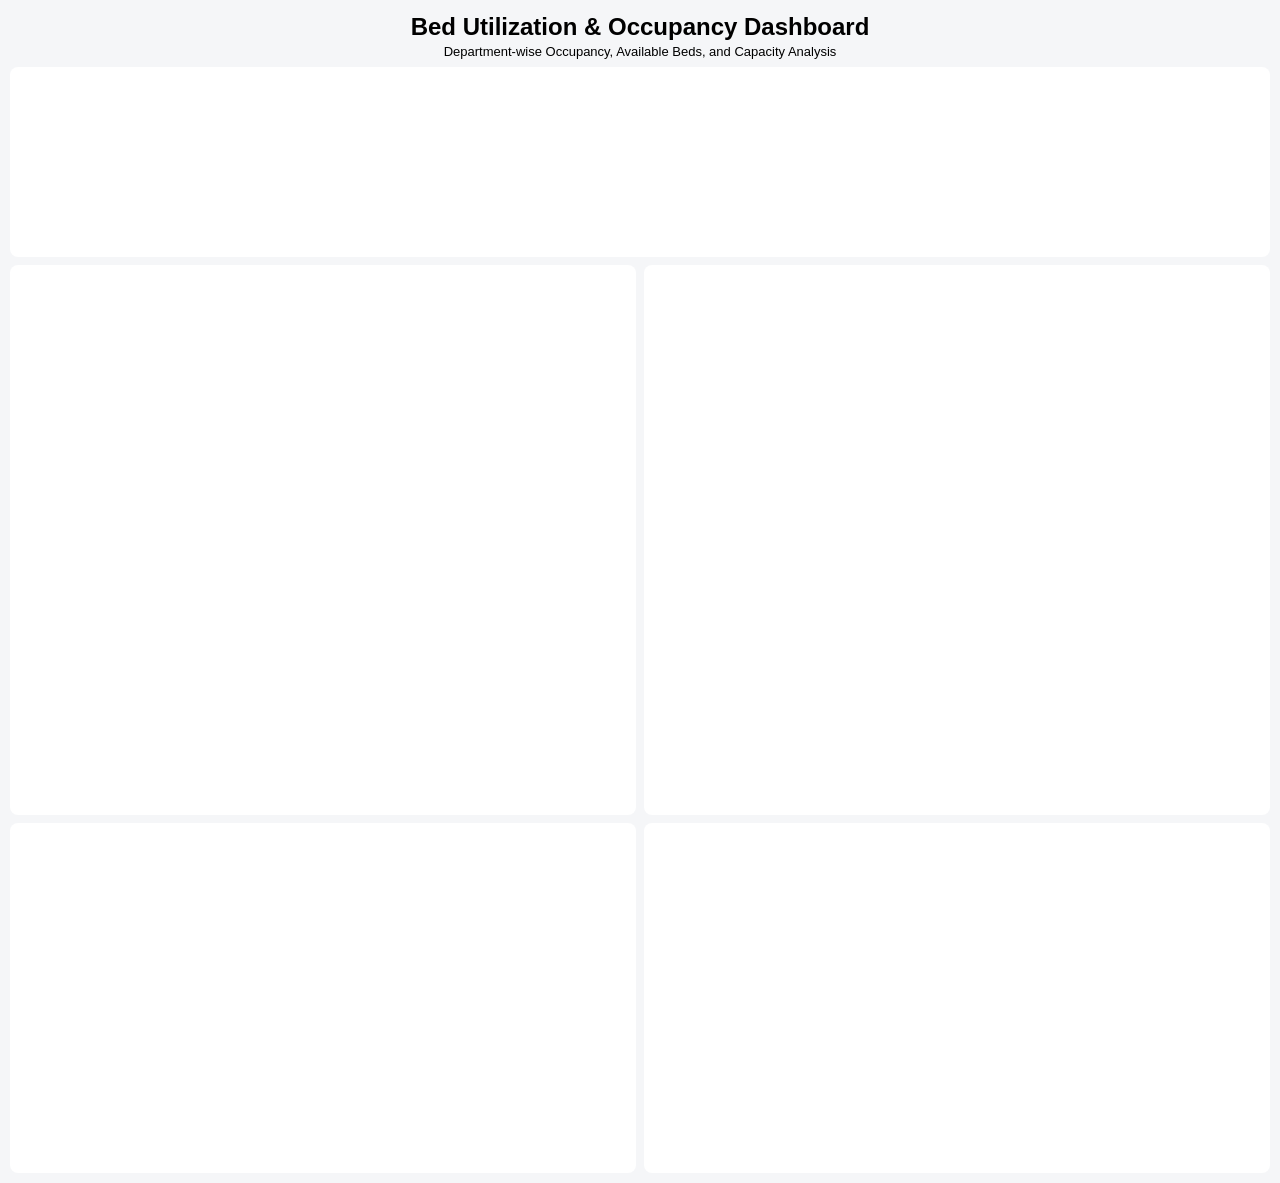
<file: milestone3/report/bed_utilization_occupancy_dashboard.html>
<!DOCTYPE html>
<html>
<head>
    <meta charset="UTF-8">
    <meta name="viewport" content="width=device-width, initial-scale=1.0">
    <title>Bed Utilization & Occupancy Dashboard</title>
    <style>
        * {
            box-sizing: border-box;
        }
        body {
            margin: 0;
            padding: 10px;
            font-family: Arial, sans-serif;
            background: #f5f6f8;
        }
        .dashboard {
            width: 100%;
            max-width: 1400px;
            margin: auto;
        }
        .header {
            text-align: center;
            margin-bottom: 8px;
        }
        .header h1 {
            margin: 3px;
            font-size: 24px;
        }
        .header p {
            margin: 3px;
            font-size: 13px;
        }
        .kpi {
            background: white;
            border-radius: 8px;
            margin-bottom: 8px;
            width: 100%;
            height: 190px;
            padding: 0;
            overflow: hidden;
        }
        .kpi .plotly-graph-div {
            width: 100% !important;
            height: 190px !important;
        }
        .charts {
            display: grid;
            grid-template-columns: 1fr 1fr;
            gap: 8px;
            width: 100%;
        }
        .chart {
            background: white;
            border-radius: 8px;
            width: 100%;
            height: 350px;
            padding: 2px;
            overflow: visible;
        }
        .chart.tall {
            height: 550px;
        }
        .chart .plotly-graph-div {
            width: 100% !important;
            height: 100% !important;
        }
        @media (max-width: 900px) {
            .header h1 {
                font-size: 20px;
            }
            .charts {
                grid-template-columns: 1fr;
            }
        }
    </style>
</head>
<body>
<div class="dashboard">

    <div class="header">
        <h1>Bed Utilization & Occupancy Dashboard</h1>
        <p>Department-wise Occupancy, Available Beds, and Capacity Analysis</p>
    </div>

    <div class="kpi">
        <div style="height:190px; width:100%;">                        <script>window.PlotlyConfig = {MathJaxConfig: 'local'};</script>
        <script charset="utf-8" src="https://cdn.plot.ly/plotly-4.0.0.min.js" integrity="sha256-FEYfO0yRyLtZCpnW0Dw/0DHKQO7Afrq3ml4+rBB818o=" crossorigin="anonymous"></script>                <div id="e5e344fe-74d8-485f-b907-2117098991bb" class="plotly-graph-div" style="height:100%; width:100%;"></div>            <script>                window.PLOTLYENV=window.PLOTLYENV || {};                                if (document.getElementById("e5e344fe-74d8-485f-b907-2117098991bb")) {                    Plotly.newPlot(                        "e5e344fe-74d8-485f-b907-2117098991bb",                        [{"domain":{"x":[0.0,0.2125],"y":[0.0,1.0]},"mode":"number","number":{"font":{"size":26},"suffix":"%","valueformat":".0f"},"title":{"font":{"size":14},"text":"\u003cb\u003eAVG OCCUPANCY RATE\u003c\u002fb\u003e"},"value":20.525473509933036,"type":"indicator"},{"domain":{"x":[0.2625,0.475],"y":[0.0,1.0]},"mode":"number","number":{"font":{"size":26},"suffix":"%","valueformat":".0f"},"title":{"font":{"size":13},"text":"\u003cb\u003eMOST UTILIZED\u003c\u002fb\u003e\u003cbr\u003eRadiology"},"value":46.1,"type":"indicator"},{"domain":{"x":[0.525,0.7375],"y":[0.0,1.0]},"mode":"number","number":{"font":{"size":26},"suffix":"%","valueformat":".0f"},"title":{"font":{"size":13},"text":"\u003cb\u003eLEAST UTILIZED\u003c\u002fb\u003e\u003cbr\u003eGeneral Surgery"},"value":7.8,"type":"indicator"},{"domain":{"x":[0.7875,1.0],"y":[0.0,1.0]},"mode":"number","number":{"font":{"size":26},"valueformat":".0f"},"title":{"font":{"size":14},"text":"\u003cb\u003eAVG AVAILABLE BEDS\u003c\u002fb\u003e"},"value":23.625,"type":"indicator"}],                        {"height":190,"margin":{"b":10,"l":10,"r":10,"t":50},"paper_bgcolor":"white","plot_bgcolor":"white","template":{"data":{"barpolar":[{"marker":{"line":{"color":"#E5ECF6","width":0.5},"pattern":{"fillmode":"overlay","size":10,"solidity":0.2}},"type":"barpolar"}],"bar":[{"error_x":{"color":"#2a3f5f"},"error_y":{"color":"#2a3f5f"},"marker":{"line":{"color":"#E5ECF6","width":0.5},"pattern":{"fillmode":"overlay","size":10,"solidity":0.2}},"type":"bar"}],"carpet":[{"aaxis":{"endlinecolor":"#2a3f5f","gridcolor":"white","linecolor":"white","minorgridcolor":"white","startlinecolor":"#2a3f5f"},"baxis":{"endlinecolor":"#2a3f5f","gridcolor":"white","linecolor":"white","minorgridcolor":"white","startlinecolor":"#2a3f5f"},"type":"carpet"}],"choropleth":[{"colorbar":{"outlinewidth":0,"ticks":""},"type":"choropleth"}],"contourcarpet":[{"colorbar":{"outlinewidth":0,"ticks":""},"type":"contourcarpet"}],"contour":[{"colorbar":{"outlinewidth":0,"ticks":""},"colorscale":[[0.0,"#0d0887"],[0.1111111111111111,"#46039f"],[0.2222222222222222,"#7201a8"],[0.3333333333333333,"#9c179e"],[0.4444444444444444,"#bd3786"],[0.5555555555555556,"#d8576b"],[0.6666666666666666,"#ed7953"],[0.7777777777777778,"#fb9f3a"],[0.8888888888888888,"#fdca26"],[1.0,"#f0f921"]],"type":"contour"}],"heatmap":[{"colorbar":{"outlinewidth":0,"ticks":""},"colorscale":[[0.0,"#0d0887"],[0.1111111111111111,"#46039f"],[0.2222222222222222,"#7201a8"],[0.3333333333333333,"#9c179e"],[0.4444444444444444,"#bd3786"],[0.5555555555555556,"#d8576b"],[0.6666666666666666,"#ed7953"],[0.7777777777777778,"#fb9f3a"],[0.8888888888888888,"#fdca26"],[1.0,"#f0f921"]],"type":"heatmap"}],"histogram2dcontour":[{"colorbar":{"outlinewidth":0,"ticks":""},"colorscale":[[0.0,"#0d0887"],[0.1111111111111111,"#46039f"],[0.2222222222222222,"#7201a8"],[0.3333333333333333,"#9c179e"],[0.4444444444444444,"#bd3786"],[0.5555555555555556,"#d8576b"],[0.6666666666666666,"#ed7953"],[0.7777777777777778,"#fb9f3a"],[0.8888888888888888,"#fdca26"],[1.0,"#f0f921"]],"type":"histogram2dcontour"}],"histogram2d":[{"colorbar":{"outlinewidth":0,"ticks":""},"colorscale":[[0.0,"#0d0887"],[0.1111111111111111,"#46039f"],[0.2222222222222222,"#7201a8"],[0.3333333333333333,"#9c179e"],[0.4444444444444444,"#bd3786"],[0.5555555555555556,"#d8576b"],[0.6666666666666666,"#ed7953"],[0.7777777777777778,"#fb9f3a"],[0.8888888888888888,"#fdca26"],[1.0,"#f0f921"]],"type":"histogram2d"}],"histogram":[{"marker":{"pattern":{"fillmode":"overlay","size":10,"solidity":0.2}},"type":"histogram"}],"mesh3d":[{"colorbar":{"outlinewidth":0,"ticks":""},"type":"mesh3d"}],"parcoords":[{"line":{"colorbar":{"outlinewidth":0,"ticks":""}},"type":"parcoords"}],"pie":[{"automargin":true,"type":"pie"}],"scatter3d":[{"line":{"colorbar":{"outlinewidth":0,"ticks":""}},"marker":{"colorbar":{"outlinewidth":0,"ticks":""}},"type":"scatter3d"}],"scattercarpet":[{"marker":{"colorbar":{"outlinewidth":0,"ticks":""}},"type":"scattercarpet"}],"scattergeo":[{"marker":{"colorbar":{"outlinewidth":0,"ticks":""}},"type":"scattergeo"}],"scattergl":[{"marker":{"colorbar":{"outlinewidth":0,"ticks":""}},"type":"scattergl"}],"scattermap":[{"marker":{"colorbar":{"outlinewidth":0,"ticks":""}},"type":"scattermap"}],"scatterpolargl":[{"marker":{"colorbar":{"outlinewidth":0,"ticks":""}},"type":"scatterpolargl"}],"scatterpolar":[{"marker":{"colorbar":{"outlinewidth":0,"ticks":""}},"type":"scatterpolar"}],"scatter":[{"fillpattern":{"fillmode":"overlay","size":10,"solidity":0.2},"type":"scatter"}],"scatterternary":[{"marker":{"colorbar":{"outlinewidth":0,"ticks":""}},"type":"scatterternary"}],"surface":[{"colorbar":{"outlinewidth":0,"ticks":""},"colorscale":[[0.0,"#0d0887"],[0.1111111111111111,"#46039f"],[0.2222222222222222,"#7201a8"],[0.3333333333333333,"#9c179e"],[0.4444444444444444,"#bd3786"],[0.5555555555555556,"#d8576b"],[0.6666666666666666,"#ed7953"],[0.7777777777777778,"#fb9f3a"],[0.8888888888888888,"#fdca26"],[1.0,"#f0f921"]],"type":"surface"}],"table":[{"cells":{"fill":{"color":"#EBF0F8"},"line":{"color":"white"}},"header":{"fill":{"color":"#C8D4E3"},"line":{"color":"white"}},"type":"table"}]},"layout":{"annotationdefaults":{"arrowcolor":"#2a3f5f","arrowhead":0,"arrowwidth":1},"autotypenumbers":"strict","coloraxis":{"colorbar":{"outlinewidth":0,"ticks":""}},"colorscale":{"diverging":[[0,"#8e0152"],[0.1,"#c51b7d"],[0.2,"#de77ae"],[0.3,"#f1b6da"],[0.4,"#fde0ef"],[0.5,"#f7f7f7"],[0.6,"#e6f5d0"],[0.7,"#b8e186"],[0.8,"#7fbc41"],[0.9,"#4d9221"],[1,"#276419"]],"sequential":[[0.0,"#0d0887"],[0.1111111111111111,"#46039f"],[0.2222222222222222,"#7201a8"],[0.3333333333333333,"#9c179e"],[0.4444444444444444,"#bd3786"],[0.5555555555555556,"#d8576b"],[0.6666666666666666,"#ed7953"],[0.7777777777777778,"#fb9f3a"],[0.8888888888888888,"#fdca26"],[1.0,"#f0f921"]],"sequentialminus":[[0.0,"#0d0887"],[0.1111111111111111,"#46039f"],[0.2222222222222222,"#7201a8"],[0.3333333333333333,"#9c179e"],[0.4444444444444444,"#bd3786"],[0.5555555555555556,"#d8576b"],[0.6666666666666666,"#ed7953"],[0.7777777777777778,"#fb9f3a"],[0.8888888888888888,"#fdca26"],[1.0,"#f0f921"]]},"colorway":["#636efa","#EF553B","#00cc96","#ab63fa","#FFA15A","#19d3f3","#FF6692","#B6E880","#FF97FF","#FECB52"],"font":{"color":"#2a3f5f"},"geo":{"bgcolor":"white","lakecolor":"white","landcolor":"#E5ECF6","showlakes":true,"showland":true,"subunitcolor":"white"},"hoverlabel":{"align":"left"},"hovermode":"closest","paper_bgcolor":"white","plot_bgcolor":"#E5ECF6","polar":{"angularaxis":{"gridcolor":"white","linecolor":"white","ticks":""},"bgcolor":"#E5ECF6","radialaxis":{"gridcolor":"white","linecolor":"white","ticks":""}},"scene":{"xaxis":{"backgroundcolor":"#E5ECF6","gridcolor":"white","gridwidth":2,"linecolor":"white","showbackground":true,"ticks":"","zerolinecolor":"white"},"yaxis":{"backgroundcolor":"#E5ECF6","gridcolor":"white","gridwidth":2,"linecolor":"white","showbackground":true,"ticks":"","zerolinecolor":"white"},"zaxis":{"backgroundcolor":"#E5ECF6","gridcolor":"white","gridwidth":2,"linecolor":"white","showbackground":true,"ticks":"","zerolinecolor":"white"}},"shapedefaults":{"line":{"color":"#2a3f5f"}},"ternary":{"aaxis":{"gridcolor":"white","linecolor":"white","ticks":""},"baxis":{"gridcolor":"white","linecolor":"white","ticks":""},"bgcolor":"#E5ECF6","caxis":{"gridcolor":"white","linecolor":"white","ticks":""}},"title":{"x":0.05},"xaxis":{"automargin":true,"gridcolor":"white","linecolor":"white","ticks":"","title":{"standoff":15},"zerolinecolor":"white","zerolinewidth":2},"yaxis":{"automargin":true,"gridcolor":"white","linecolor":"white","ticks":"","title":{"standoff":15},"zerolinecolor":"white","zerolinewidth":2}}}},                        {"responsive": true}                    )                };            </script>        </div>
    </div>

    <div class="charts">
        <div class="chart tall">
            <div style="height:520px; width:100%;">                            <div id="37e54f74-7191-441b-bf6a-6c1ebeacaf67" class="plotly-graph-div" style="height:100%; width:100%;"></div>            <script>                window.PLOTLYENV=window.PLOTLYENV || {};                                if (document.getElementById("37e54f74-7191-441b-bf6a-6c1ebeacaf67")) {                    Plotly.newPlot(                        "37e54f74-7191-441b-bf6a-6c1ebeacaf67",                        [{"hovertemplate":"\u003cb\u003e%{y}\u003c\u002fb\u003e\u003cbr\u003eOccupancy Rate: %{x:.1f}%\u003cextra\u003e\u003c\u002fextra\u003e","legendgroup":"Underutilized","marker":{"color":"#1f77b4","pattern":{"shape":""}},"name":"Underutilized","orientation":"h","showlegend":true,"text":{"dtype":"f8","bdata":"MzMzMzMzH0AAAAAAAAAjQDMzMzMzMyNAzczMzMzMI0BmZmZmZmYkQDMzMzMzMyVAzczMzMzMJkDNzMzMzMwuQAAAAAAAADBAmpmZmZmZMEAAAAAAAAAxQDMzMzMzMzFAZmZmZmbmMUAAAAAAAAA2QDMzMzMzszhAMzMzMzMzP0DNzMzMzAxBQGZmZmZmJkNA"},"textposition":"outside","texttemplate":"%{text}%","x":{"dtype":"f8","bdata":"MzMzMzMzH0AAAAAAAAAjQDMzMzMzMyNAzczMzMzMI0BmZmZmZmYkQDMzMzMzMyVAzczMzMzMJkDNzMzMzMwuQAAAAAAAADBAmpmZmZmZMEAAAAAAAAAxQDMzMzMzMzFAZmZmZmbmMUAAAAAAAAA2QDMzMzMzszhAMzMzMzMzP0DNzMzMzAxBQGZmZmZmJkNA"},"xaxis":"x","y":["General Surgery","ICU","Emergency","Cardiology","Gynecology","Pediatrics","Neurology","Urology","Oncology","Orthopedics","Gastroenterology","Nephrology","Psychiatry","Pulmonology","ENT","Endocrinology","Dermatology","Ophthalmology"],"yaxis":"y","type":"bar"},{"hovertemplate":"\u003cb\u003e%{y}\u003c\u002fb\u003e\u003cbr\u003eOccupancy Rate: %{x:.1f}%\u003cextra\u003e\u003c\u002fextra\u003e","legendgroup":"Near Capacity","marker":{"color":"#ff7f0e","pattern":{"shape":""}},"name":"Near Capacity","orientation":"h","showlegend":true,"text":{"dtype":"f8","bdata":"ZmZmZmbmRUDNzMzMzAxHQA=="},"textposition":"outside","texttemplate":"%{text}%","x":{"dtype":"f8","bdata":"ZmZmZmbmRUDNzMzMzAxHQA=="},"xaxis":"x","y":["Dental","Radiology"],"yaxis":"y","type":"bar"}],                        {"barmode":"relative","height":520,"legend":{"title":{"text":"Capacity Status"},"tracegroupgap":0},"margin":{"b":50,"l":140,"r":80,"t":50},"shapes":[{"line":{"color":"gray","dash":"dash"},"type":"line","x0":40,"x1":40,"xref":"x","y0":0,"y1":1,"yref":"y domain"},{"line":{"color":"gray","dash":"dash"},"type":"line","x0":80,"x1":80,"xref":"x","y0":0,"y1":1,"yref":"y domain"}],"template":{"data":{"barpolar":[{"marker":{"line":{"color":"#E5ECF6","width":0.5},"pattern":{"fillmode":"overlay","size":10,"solidity":0.2}},"type":"barpolar"}],"bar":[{"error_x":{"color":"#2a3f5f"},"error_y":{"color":"#2a3f5f"},"marker":{"line":{"color":"#E5ECF6","width":0.5},"pattern":{"fillmode":"overlay","size":10,"solidity":0.2}},"type":"bar"}],"carpet":[{"aaxis":{"endlinecolor":"#2a3f5f","gridcolor":"white","linecolor":"white","minorgridcolor":"white","startlinecolor":"#2a3f5f"},"baxis":{"endlinecolor":"#2a3f5f","gridcolor":"white","linecolor":"white","minorgridcolor":"white","startlinecolor":"#2a3f5f"},"type":"carpet"}],"choropleth":[{"colorbar":{"outlinewidth":0,"ticks":""},"type":"choropleth"}],"contourcarpet":[{"colorbar":{"outlinewidth":0,"ticks":""},"type":"contourcarpet"}],"contour":[{"colorbar":{"outlinewidth":0,"ticks":""},"colorscale":[[0.0,"#0d0887"],[0.1111111111111111,"#46039f"],[0.2222222222222222,"#7201a8"],[0.3333333333333333,"#9c179e"],[0.4444444444444444,"#bd3786"],[0.5555555555555556,"#d8576b"],[0.6666666666666666,"#ed7953"],[0.7777777777777778,"#fb9f3a"],[0.8888888888888888,"#fdca26"],[1.0,"#f0f921"]],"type":"contour"}],"heatmap":[{"colorbar":{"outlinewidth":0,"ticks":""},"colorscale":[[0.0,"#0d0887"],[0.1111111111111111,"#46039f"],[0.2222222222222222,"#7201a8"],[0.3333333333333333,"#9c179e"],[0.4444444444444444,"#bd3786"],[0.5555555555555556,"#d8576b"],[0.6666666666666666,"#ed7953"],[0.7777777777777778,"#fb9f3a"],[0.8888888888888888,"#fdca26"],[1.0,"#f0f921"]],"type":"heatmap"}],"histogram2dcontour":[{"colorbar":{"outlinewidth":0,"ticks":""},"colorscale":[[0.0,"#0d0887"],[0.1111111111111111,"#46039f"],[0.2222222222222222,"#7201a8"],[0.3333333333333333,"#9c179e"],[0.4444444444444444,"#bd3786"],[0.5555555555555556,"#d8576b"],[0.6666666666666666,"#ed7953"],[0.7777777777777778,"#fb9f3a"],[0.8888888888888888,"#fdca26"],[1.0,"#f0f921"]],"type":"histogram2dcontour"}],"histogram2d":[{"colorbar":{"outlinewidth":0,"ticks":""},"colorscale":[[0.0,"#0d0887"],[0.1111111111111111,"#46039f"],[0.2222222222222222,"#7201a8"],[0.3333333333333333,"#9c179e"],[0.4444444444444444,"#bd3786"],[0.5555555555555556,"#d8576b"],[0.6666666666666666,"#ed7953"],[0.7777777777777778,"#fb9f3a"],[0.8888888888888888,"#fdca26"],[1.0,"#f0f921"]],"type":"histogram2d"}],"histogram":[{"marker":{"pattern":{"fillmode":"overlay","size":10,"solidity":0.2}},"type":"histogram"}],"mesh3d":[{"colorbar":{"outlinewidth":0,"ticks":""},"type":"mesh3d"}],"parcoords":[{"line":{"colorbar":{"outlinewidth":0,"ticks":""}},"type":"parcoords"}],"pie":[{"automargin":true,"type":"pie"}],"scatter3d":[{"line":{"colorbar":{"outlinewidth":0,"ticks":""}},"marker":{"colorbar":{"outlinewidth":0,"ticks":""}},"type":"scatter3d"}],"scattercarpet":[{"marker":{"colorbar":{"outlinewidth":0,"ticks":""}},"type":"scattercarpet"}],"scattergeo":[{"marker":{"colorbar":{"outlinewidth":0,"ticks":""}},"type":"scattergeo"}],"scattergl":[{"marker":{"colorbar":{"outlinewidth":0,"ticks":""}},"type":"scattergl"}],"scattermap":[{"marker":{"colorbar":{"outlinewidth":0,"ticks":""}},"type":"scattermap"}],"scatterpolargl":[{"marker":{"colorbar":{"outlinewidth":0,"ticks":""}},"type":"scatterpolargl"}],"scatterpolar":[{"marker":{"colorbar":{"outlinewidth":0,"ticks":""}},"type":"scatterpolar"}],"scatter":[{"fillpattern":{"fillmode":"overlay","size":10,"solidity":0.2},"type":"scatter"}],"scatterternary":[{"marker":{"colorbar":{"outlinewidth":0,"ticks":""}},"type":"scatterternary"}],"surface":[{"colorbar":{"outlinewidth":0,"ticks":""},"colorscale":[[0.0,"#0d0887"],[0.1111111111111111,"#46039f"],[0.2222222222222222,"#7201a8"],[0.3333333333333333,"#9c179e"],[0.4444444444444444,"#bd3786"],[0.5555555555555556,"#d8576b"],[0.6666666666666666,"#ed7953"],[0.7777777777777778,"#fb9f3a"],[0.8888888888888888,"#fdca26"],[1.0,"#f0f921"]],"type":"surface"}],"table":[{"cells":{"fill":{"color":"#EBF0F8"},"line":{"color":"white"}},"header":{"fill":{"color":"#C8D4E3"},"line":{"color":"white"}},"type":"table"}]},"layout":{"annotationdefaults":{"arrowcolor":"#2a3f5f","arrowhead":0,"arrowwidth":1},"autotypenumbers":"strict","coloraxis":{"colorbar":{"outlinewidth":0,"ticks":""}},"colorscale":{"diverging":[[0,"#8e0152"],[0.1,"#c51b7d"],[0.2,"#de77ae"],[0.3,"#f1b6da"],[0.4,"#fde0ef"],[0.5,"#f7f7f7"],[0.6,"#e6f5d0"],[0.7,"#b8e186"],[0.8,"#7fbc41"],[0.9,"#4d9221"],[1,"#276419"]],"sequential":[[0.0,"#0d0887"],[0.1111111111111111,"#46039f"],[0.2222222222222222,"#7201a8"],[0.3333333333333333,"#9c179e"],[0.4444444444444444,"#bd3786"],[0.5555555555555556,"#d8576b"],[0.6666666666666666,"#ed7953"],[0.7777777777777778,"#fb9f3a"],[0.8888888888888888,"#fdca26"],[1.0,"#f0f921"]],"sequentialminus":[[0.0,"#0d0887"],[0.1111111111111111,"#46039f"],[0.2222222222222222,"#7201a8"],[0.3333333333333333,"#9c179e"],[0.4444444444444444,"#bd3786"],[0.5555555555555556,"#d8576b"],[0.6666666666666666,"#ed7953"],[0.7777777777777778,"#fb9f3a"],[0.8888888888888888,"#fdca26"],[1.0,"#f0f921"]]},"colorway":["#636efa","#EF553B","#00cc96","#ab63fa","#FFA15A","#19d3f3","#FF6692","#B6E880","#FF97FF","#FECB52"],"font":{"color":"#2a3f5f"},"geo":{"bgcolor":"white","lakecolor":"white","landcolor":"#E5ECF6","showlakes":true,"showland":true,"subunitcolor":"white"},"hoverlabel":{"align":"left"},"hovermode":"closest","paper_bgcolor":"white","plot_bgcolor":"#E5ECF6","polar":{"angularaxis":{"gridcolor":"white","linecolor":"white","ticks":""},"bgcolor":"#E5ECF6","radialaxis":{"gridcolor":"white","linecolor":"white","ticks":""}},"scene":{"xaxis":{"backgroundcolor":"#E5ECF6","gridcolor":"white","gridwidth":2,"linecolor":"white","showbackground":true,"ticks":"","zerolinecolor":"white"},"yaxis":{"backgroundcolor":"#E5ECF6","gridcolor":"white","gridwidth":2,"linecolor":"white","showbackground":true,"ticks":"","zerolinecolor":"white"},"zaxis":{"backgroundcolor":"#E5ECF6","gridcolor":"white","gridwidth":2,"linecolor":"white","showbackground":true,"ticks":"","zerolinecolor":"white"}},"shapedefaults":{"line":{"color":"#2a3f5f"}},"ternary":{"aaxis":{"gridcolor":"white","linecolor":"white","ticks":""},"baxis":{"gridcolor":"white","linecolor":"white","ticks":""},"bgcolor":"#E5ECF6","caxis":{"gridcolor":"white","linecolor":"white","ticks":""}},"title":{"x":0.05},"xaxis":{"automargin":true,"gridcolor":"white","linecolor":"white","ticks":"","title":{"standoff":15},"zerolinecolor":"white","zerolinewidth":2},"yaxis":{"automargin":true,"gridcolor":"white","linecolor":"white","ticks":"","title":{"standoff":15},"zerolinecolor":"white","zerolinewidth":2}}},"title":{"text":"Department-wise Bed Occupancy Rate","x":0.5},"xaxis":{"anchor":"y","domain":[0.0,1.0],"title":{"text":"Average Occupancy Rate (%)"}},"yaxis":{"anchor":"x","domain":[0.0,1.0],"title":{"text":"Department"}}},                        {"responsive": true}                    )                };            </script>        </div>
        </div>
        <div class="chart tall">
            <div style="height:520px; width:100%;">                            <div id="69970300-cea0-4dda-9612-eb942c93f223" class="plotly-graph-div" style="height:100%; width:100%;"></div>            <script>                window.PLOTLYENV=window.PLOTLYENV || {};                                if (document.getElementById("69970300-cea0-4dda-9612-eb942c93f223")) {                    Plotly.newPlot(                        "69970300-cea0-4dda-9612-eb942c93f223",                        [{"hovertemplate":"\u003cb\u003e%{y}\u003c\u002fb\u003e\u003cbr\u003eAvailable Beds: %{x:.1f}\u003cextra\u003e\u003c\u002fextra\u003e","legendgroup":"","marker":{"color":"#2ca02c","pattern":{"shape":""}},"name":"","orientation":"h","showlegend":false,"text":{"dtype":"f8","bdata":"[base64]"},"textposition":"outside","texttemplate":"%{text}","x":{"dtype":"f8","bdata":"[base64]"},"xaxis":"x","y":["Radiology","Dental","Dermatology","Ophthalmology","ENT","Endocrinology","Urology","Pulmonology","Psychiatry","Nephrology","Gastroenterology","Neurology","Gynecology","Orthopedics","Oncology","Cardiology","General Surgery","Pediatrics","ICU","Emergency"],"yaxis":"y","type":"bar"}],                        {"barmode":"relative","height":520,"legend":{"tracegroupgap":0},"margin":{"b":50,"l":140,"r":80,"t":50},"template":{"data":{"barpolar":[{"marker":{"line":{"color":"#E5ECF6","width":0.5},"pattern":{"fillmode":"overlay","size":10,"solidity":0.2}},"type":"barpolar"}],"bar":[{"error_x":{"color":"#2a3f5f"},"error_y":{"color":"#2a3f5f"},"marker":{"line":{"color":"#E5ECF6","width":0.5},"pattern":{"fillmode":"overlay","size":10,"solidity":0.2}},"type":"bar"}],"carpet":[{"aaxis":{"endlinecolor":"#2a3f5f","gridcolor":"white","linecolor":"white","minorgridcolor":"white","startlinecolor":"#2a3f5f"},"baxis":{"endlinecolor":"#2a3f5f","gridcolor":"white","linecolor":"white","minorgridcolor":"white","startlinecolor":"#2a3f5f"},"type":"carpet"}],"choropleth":[{"colorbar":{"outlinewidth":0,"ticks":""},"type":"choropleth"}],"contourcarpet":[{"colorbar":{"outlinewidth":0,"ticks":""},"type":"contourcarpet"}],"contour":[{"colorbar":{"outlinewidth":0,"ticks":""},"colorscale":[[0.0,"#0d0887"],[0.1111111111111111,"#46039f"],[0.2222222222222222,"#7201a8"],[0.3333333333333333,"#9c179e"],[0.4444444444444444,"#bd3786"],[0.5555555555555556,"#d8576b"],[0.6666666666666666,"#ed7953"],[0.7777777777777778,"#fb9f3a"],[0.8888888888888888,"#fdca26"],[1.0,"#f0f921"]],"type":"contour"}],"heatmap":[{"colorbar":{"outlinewidth":0,"ticks":""},"colorscale":[[0.0,"#0d0887"],[0.1111111111111111,"#46039f"],[0.2222222222222222,"#7201a8"],[0.3333333333333333,"#9c179e"],[0.4444444444444444,"#bd3786"],[0.5555555555555556,"#d8576b"],[0.6666666666666666,"#ed7953"],[0.7777777777777778,"#fb9f3a"],[0.8888888888888888,"#fdca26"],[1.0,"#f0f921"]],"type":"heatmap"}],"histogram2dcontour":[{"colorbar":{"outlinewidth":0,"ticks":""},"colorscale":[[0.0,"#0d0887"],[0.1111111111111111,"#46039f"],[0.2222222222222222,"#7201a8"],[0.3333333333333333,"#9c179e"],[0.4444444444444444,"#bd3786"],[0.5555555555555556,"#d8576b"],[0.6666666666666666,"#ed7953"],[0.7777777777777778,"#fb9f3a"],[0.8888888888888888,"#fdca26"],[1.0,"#f0f921"]],"type":"histogram2dcontour"}],"histogram2d":[{"colorbar":{"outlinewidth":0,"ticks":""},"colorscale":[[0.0,"#0d0887"],[0.1111111111111111,"#46039f"],[0.2222222222222222,"#7201a8"],[0.3333333333333333,"#9c179e"],[0.4444444444444444,"#bd3786"],[0.5555555555555556,"#d8576b"],[0.6666666666666666,"#ed7953"],[0.7777777777777778,"#fb9f3a"],[0.8888888888888888,"#fdca26"],[1.0,"#f0f921"]],"type":"histogram2d"}],"histogram":[{"marker":{"pattern":{"fillmode":"overlay","size":10,"solidity":0.2}},"type":"histogram"}],"mesh3d":[{"colorbar":{"outlinewidth":0,"ticks":""},"type":"mesh3d"}],"parcoords":[{"line":{"colorbar":{"outlinewidth":0,"ticks":""}},"type":"parcoords"}],"pie":[{"automargin":true,"type":"pie"}],"scatter3d":[{"line":{"colorbar":{"outlinewidth":0,"ticks":""}},"marker":{"colorbar":{"outlinewidth":0,"ticks":""}},"type":"scatter3d"}],"scattercarpet":[{"marker":{"colorbar":{"outlinewidth":0,"ticks":""}},"type":"scattercarpet"}],"scattergeo":[{"marker":{"colorbar":{"outlinewidth":0,"ticks":""}},"type":"scattergeo"}],"scattergl":[{"marker":{"colorbar":{"outlinewidth":0,"ticks":""}},"type":"scattergl"}],"scattermap":[{"marker":{"colorbar":{"outlinewidth":0,"ticks":""}},"type":"scattermap"}],"scatterpolargl":[{"marker":{"colorbar":{"outlinewidth":0,"ticks":""}},"type":"scatterpolargl"}],"scatterpolar":[{"marker":{"colorbar":{"outlinewidth":0,"ticks":""}},"type":"scatterpolar"}],"scatter":[{"fillpattern":{"fillmode":"overlay","size":10,"solidity":0.2},"type":"scatter"}],"scatterternary":[{"marker":{"colorbar":{"outlinewidth":0,"ticks":""}},"type":"scatterternary"}],"surface":[{"colorbar":{"outlinewidth":0,"ticks":""},"colorscale":[[0.0,"#0d0887"],[0.1111111111111111,"#46039f"],[0.2222222222222222,"#7201a8"],[0.3333333333333333,"#9c179e"],[0.4444444444444444,"#bd3786"],[0.5555555555555556,"#d8576b"],[0.6666666666666666,"#ed7953"],[0.7777777777777778,"#fb9f3a"],[0.8888888888888888,"#fdca26"],[1.0,"#f0f921"]],"type":"surface"}],"table":[{"cells":{"fill":{"color":"#EBF0F8"},"line":{"color":"white"}},"header":{"fill":{"color":"#C8D4E3"},"line":{"color":"white"}},"type":"table"}]},"layout":{"annotationdefaults":{"arrowcolor":"#2a3f5f","arrowhead":0,"arrowwidth":1},"autotypenumbers":"strict","coloraxis":{"colorbar":{"outlinewidth":0,"ticks":""}},"colorscale":{"diverging":[[0,"#8e0152"],[0.1,"#c51b7d"],[0.2,"#de77ae"],[0.3,"#f1b6da"],[0.4,"#fde0ef"],[0.5,"#f7f7f7"],[0.6,"#e6f5d0"],[0.7,"#b8e186"],[0.8,"#7fbc41"],[0.9,"#4d9221"],[1,"#276419"]],"sequential":[[0.0,"#0d0887"],[0.1111111111111111,"#46039f"],[0.2222222222222222,"#7201a8"],[0.3333333333333333,"#9c179e"],[0.4444444444444444,"#bd3786"],[0.5555555555555556,"#d8576b"],[0.6666666666666666,"#ed7953"],[0.7777777777777778,"#fb9f3a"],[0.8888888888888888,"#fdca26"],[1.0,"#f0f921"]],"sequentialminus":[[0.0,"#0d0887"],[0.1111111111111111,"#46039f"],[0.2222222222222222,"#7201a8"],[0.3333333333333333,"#9c179e"],[0.4444444444444444,"#bd3786"],[0.5555555555555556,"#d8576b"],[0.6666666666666666,"#ed7953"],[0.7777777777777778,"#fb9f3a"],[0.8888888888888888,"#fdca26"],[1.0,"#f0f921"]]},"colorway":["#636efa","#EF553B","#00cc96","#ab63fa","#FFA15A","#19d3f3","#FF6692","#B6E880","#FF97FF","#FECB52"],"font":{"color":"#2a3f5f"},"geo":{"bgcolor":"white","lakecolor":"white","landcolor":"#E5ECF6","showlakes":true,"showland":true,"subunitcolor":"white"},"hoverlabel":{"align":"left"},"hovermode":"closest","paper_bgcolor":"white","plot_bgcolor":"#E5ECF6","polar":{"angularaxis":{"gridcolor":"white","linecolor":"white","ticks":""},"bgcolor":"#E5ECF6","radialaxis":{"gridcolor":"white","linecolor":"white","ticks":""}},"scene":{"xaxis":{"backgroundcolor":"#E5ECF6","gridcolor":"white","gridwidth":2,"linecolor":"white","showbackground":true,"ticks":"","zerolinecolor":"white"},"yaxis":{"backgroundcolor":"#E5ECF6","gridcolor":"white","gridwidth":2,"linecolor":"white","showbackground":true,"ticks":"","zerolinecolor":"white"},"zaxis":{"backgroundcolor":"#E5ECF6","gridcolor":"white","gridwidth":2,"linecolor":"white","showbackground":true,"ticks":"","zerolinecolor":"white"}},"shapedefaults":{"line":{"color":"#2a3f5f"}},"ternary":{"aaxis":{"gridcolor":"white","linecolor":"white","ticks":""},"baxis":{"gridcolor":"white","linecolor":"white","ticks":""},"bgcolor":"#E5ECF6","caxis":{"gridcolor":"white","linecolor":"white","ticks":""}},"title":{"x":0.05},"xaxis":{"automargin":true,"gridcolor":"white","linecolor":"white","ticks":"","title":{"standoff":15},"zerolinecolor":"white","zerolinewidth":2},"yaxis":{"automargin":true,"gridcolor":"white","linecolor":"white","ticks":"","title":{"standoff":15},"zerolinecolor":"white","zerolinewidth":2}}},"title":{"text":"Average Available Beds by Department","x":0.5},"xaxis":{"anchor":"y","domain":[0.0,1.0],"title":{"text":"Average Available Beds"}},"yaxis":{"anchor":"x","domain":[0.0,1.0],"title":{"text":"Department"}}},                        {"responsive": true}                    )                };            </script>        </div>
        </div>
        <div class="chart">
            <div style="height:300px; width:100%;">                            <div id="f29cc213-1a54-49b3-894b-040e76d48563" class="plotly-graph-div" style="height:100%; width:100%;"></div>            <script>                window.PLOTLYENV=window.PLOTLYENV || {};                                if (document.getElementById("f29cc213-1a54-49b3-894b-040e76d48563")) {                    Plotly.newPlot(                        "f29cc213-1a54-49b3-894b-040e76d48563",                        [{"hovertemplate":"\u003cb\u003e%{x}\u003c\u002fb\u003e\u003cbr\u003eOccupancy Rate: %{y:.1f}%\u003cextra\u003e\u003c\u002fextra\u003e","legendgroup":"","line":{"color":"#636efa","dash":"solid"},"marker":{"symbol":"circle"},"mode":"lines+markers","name":"","orientation":"v","showlegend":false,"x":["2025-01","2025-02","2025-03","2025-04","2025-05","2025-06","2025-07","2025-08","2025-09","2025-10","2025-11"],"xaxis":"x","y":{"dtype":"f8","bdata":"FxUIHsbvNEBFHLi+ur81QM+Zd+kD\u002fzRARbjqEYUHNkD0ncldTRI2QCxYZVvo3jZAMx6XubTaNEDaHDyWFk40QEK1cewNHjZAsiJRblfPM0DHfWKJrs4gQA=="},"yaxis":"y","type":"scatter"}],                        {"height":300,"legend":{"tracegroupgap":0},"margin":{"b":50,"l":60,"r":40,"t":50},"template":{"data":{"barpolar":[{"marker":{"line":{"color":"#E5ECF6","width":0.5},"pattern":{"fillmode":"overlay","size":10,"solidity":0.2}},"type":"barpolar"}],"bar":[{"error_x":{"color":"#2a3f5f"},"error_y":{"color":"#2a3f5f"},"marker":{"line":{"color":"#E5ECF6","width":0.5},"pattern":{"fillmode":"overlay","size":10,"solidity":0.2}},"type":"bar"}],"carpet":[{"aaxis":{"endlinecolor":"#2a3f5f","gridcolor":"white","linecolor":"white","minorgridcolor":"white","startlinecolor":"#2a3f5f"},"baxis":{"endlinecolor":"#2a3f5f","gridcolor":"white","linecolor":"white","minorgridcolor":"white","startlinecolor":"#2a3f5f"},"type":"carpet"}],"choropleth":[{"colorbar":{"outlinewidth":0,"ticks":""},"type":"choropleth"}],"contourcarpet":[{"colorbar":{"outlinewidth":0,"ticks":""},"type":"contourcarpet"}],"contour":[{"colorbar":{"outlinewidth":0,"ticks":""},"colorscale":[[0.0,"#0d0887"],[0.1111111111111111,"#46039f"],[0.2222222222222222,"#7201a8"],[0.3333333333333333,"#9c179e"],[0.4444444444444444,"#bd3786"],[0.5555555555555556,"#d8576b"],[0.6666666666666666,"#ed7953"],[0.7777777777777778,"#fb9f3a"],[0.8888888888888888,"#fdca26"],[1.0,"#f0f921"]],"type":"contour"}],"heatmap":[{"colorbar":{"outlinewidth":0,"ticks":""},"colorscale":[[0.0,"#0d0887"],[0.1111111111111111,"#46039f"],[0.2222222222222222,"#7201a8"],[0.3333333333333333,"#9c179e"],[0.4444444444444444,"#bd3786"],[0.5555555555555556,"#d8576b"],[0.6666666666666666,"#ed7953"],[0.7777777777777778,"#fb9f3a"],[0.8888888888888888,"#fdca26"],[1.0,"#f0f921"]],"type":"heatmap"}],"histogram2dcontour":[{"colorbar":{"outlinewidth":0,"ticks":""},"colorscale":[[0.0,"#0d0887"],[0.1111111111111111,"#46039f"],[0.2222222222222222,"#7201a8"],[0.3333333333333333,"#9c179e"],[0.4444444444444444,"#bd3786"],[0.5555555555555556,"#d8576b"],[0.6666666666666666,"#ed7953"],[0.7777777777777778,"#fb9f3a"],[0.8888888888888888,"#fdca26"],[1.0,"#f0f921"]],"type":"histogram2dcontour"}],"histogram2d":[{"colorbar":{"outlinewidth":0,"ticks":""},"colorscale":[[0.0,"#0d0887"],[0.1111111111111111,"#46039f"],[0.2222222222222222,"#7201a8"],[0.3333333333333333,"#9c179e"],[0.4444444444444444,"#bd3786"],[0.5555555555555556,"#d8576b"],[0.6666666666666666,"#ed7953"],[0.7777777777777778,"#fb9f3a"],[0.8888888888888888,"#fdca26"],[1.0,"#f0f921"]],"type":"histogram2d"}],"histogram":[{"marker":{"pattern":{"fillmode":"overlay","size":10,"solidity":0.2}},"type":"histogram"}],"mesh3d":[{"colorbar":{"outlinewidth":0,"ticks":""},"type":"mesh3d"}],"parcoords":[{"line":{"colorbar":{"outlinewidth":0,"ticks":""}},"type":"parcoords"}],"pie":[{"automargin":true,"type":"pie"}],"scatter3d":[{"line":{"colorbar":{"outlinewidth":0,"ticks":""}},"marker":{"colorbar":{"outlinewidth":0,"ticks":""}},"type":"scatter3d"}],"scattercarpet":[{"marker":{"colorbar":{"outlinewidth":0,"ticks":""}},"type":"scattercarpet"}],"scattergeo":[{"marker":{"colorbar":{"outlinewidth":0,"ticks":""}},"type":"scattergeo"}],"scattergl":[{"marker":{"colorbar":{"outlinewidth":0,"ticks":""}},"type":"scattergl"}],"scattermap":[{"marker":{"colorbar":{"outlinewidth":0,"ticks":""}},"type":"scattermap"}],"scatterpolargl":[{"marker":{"colorbar":{"outlinewidth":0,"ticks":""}},"type":"scatterpolargl"}],"scatterpolar":[{"marker":{"colorbar":{"outlinewidth":0,"ticks":""}},"type":"scatterpolar"}],"scatter":[{"fillpattern":{"fillmode":"overlay","size":10,"solidity":0.2},"type":"scatter"}],"scatterternary":[{"marker":{"colorbar":{"outlinewidth":0,"ticks":""}},"type":"scatterternary"}],"surface":[{"colorbar":{"outlinewidth":0,"ticks":""},"colorscale":[[0.0,"#0d0887"],[0.1111111111111111,"#46039f"],[0.2222222222222222,"#7201a8"],[0.3333333333333333,"#9c179e"],[0.4444444444444444,"#bd3786"],[0.5555555555555556,"#d8576b"],[0.6666666666666666,"#ed7953"],[0.7777777777777778,"#fb9f3a"],[0.8888888888888888,"#fdca26"],[1.0,"#f0f921"]],"type":"surface"}],"table":[{"cells":{"fill":{"color":"#EBF0F8"},"line":{"color":"white"}},"header":{"fill":{"color":"#C8D4E3"},"line":{"color":"white"}},"type":"table"}]},"layout":{"annotationdefaults":{"arrowcolor":"#2a3f5f","arrowhead":0,"arrowwidth":1},"autotypenumbers":"strict","coloraxis":{"colorbar":{"outlinewidth":0,"ticks":""}},"colorscale":{"diverging":[[0,"#8e0152"],[0.1,"#c51b7d"],[0.2,"#de77ae"],[0.3,"#f1b6da"],[0.4,"#fde0ef"],[0.5,"#f7f7f7"],[0.6,"#e6f5d0"],[0.7,"#b8e186"],[0.8,"#7fbc41"],[0.9,"#4d9221"],[1,"#276419"]],"sequential":[[0.0,"#0d0887"],[0.1111111111111111,"#46039f"],[0.2222222222222222,"#7201a8"],[0.3333333333333333,"#9c179e"],[0.4444444444444444,"#bd3786"],[0.5555555555555556,"#d8576b"],[0.6666666666666666,"#ed7953"],[0.7777777777777778,"#fb9f3a"],[0.8888888888888888,"#fdca26"],[1.0,"#f0f921"]],"sequentialminus":[[0.0,"#0d0887"],[0.1111111111111111,"#46039f"],[0.2222222222222222,"#7201a8"],[0.3333333333333333,"#9c179e"],[0.4444444444444444,"#bd3786"],[0.5555555555555556,"#d8576b"],[0.6666666666666666,"#ed7953"],[0.7777777777777778,"#fb9f3a"],[0.8888888888888888,"#fdca26"],[1.0,"#f0f921"]]},"colorway":["#636efa","#EF553B","#00cc96","#ab63fa","#FFA15A","#19d3f3","#FF6692","#B6E880","#FF97FF","#FECB52"],"font":{"color":"#2a3f5f"},"geo":{"bgcolor":"white","lakecolor":"white","landcolor":"#E5ECF6","showlakes":true,"showland":true,"subunitcolor":"white"},"hoverlabel":{"align":"left"},"hovermode":"closest","paper_bgcolor":"white","plot_bgcolor":"#E5ECF6","polar":{"angularaxis":{"gridcolor":"white","linecolor":"white","ticks":""},"bgcolor":"#E5ECF6","radialaxis":{"gridcolor":"white","linecolor":"white","ticks":""}},"scene":{"xaxis":{"backgroundcolor":"#E5ECF6","gridcolor":"white","gridwidth":2,"linecolor":"white","showbackground":true,"ticks":"","zerolinecolor":"white"},"yaxis":{"backgroundcolor":"#E5ECF6","gridcolor":"white","gridwidth":2,"linecolor":"white","showbackground":true,"ticks":"","zerolinecolor":"white"},"zaxis":{"backgroundcolor":"#E5ECF6","gridcolor":"white","gridwidth":2,"linecolor":"white","showbackground":true,"ticks":"","zerolinecolor":"white"}},"shapedefaults":{"line":{"color":"#2a3f5f"}},"ternary":{"aaxis":{"gridcolor":"white","linecolor":"white","ticks":""},"baxis":{"gridcolor":"white","linecolor":"white","ticks":""},"bgcolor":"#E5ECF6","caxis":{"gridcolor":"white","linecolor":"white","ticks":""}},"title":{"x":0.05},"xaxis":{"automargin":true,"gridcolor":"white","linecolor":"white","ticks":"","title":{"standoff":15},"zerolinecolor":"white","zerolinewidth":2},"yaxis":{"automargin":true,"gridcolor":"white","linecolor":"white","ticks":"","title":{"standoff":15},"zerolinecolor":"white","zerolinewidth":2}}},"title":{"text":"Monthly Overall Bed Occupancy Trend","x":0.5},"xaxis":{"anchor":"y","domain":[0.0,1.0],"title":{"text":"Month"}},"yaxis":{"anchor":"x","domain":[0.0,1.0],"title":{"text":"Average Occupancy Rate (%)"}}},                        {"responsive": true}                    )                };            </script>        </div>
        </div>
        <div class="chart">
            <div style="height:300px; width:100%;">                            <div id="2a025c53-c3c0-4b59-a872-91229ae0e4c1" class="plotly-graph-div" style="height:100%; width:100%;"></div>            <script>                window.PLOTLYENV=window.PLOTLYENV || {};                                if (document.getElementById("2a025c53-c3c0-4b59-a872-91229ae0e4c1")) {                    Plotly.newPlot(                        "2a025c53-c3c0-4b59-a872-91229ae0e4c1",                        [{"customdata":[["Underutilized"],["Near Capacity"]],"domain":{"x":[0.0,1.0],"y":[0.0,1.0]},"hole":0.55,"hovertemplate":"\u003cb\u003e%{label}\u003c\u002fb\u003e\u003cbr\u003eDepartments: %{value}\u003cextra\u003e\u003c\u002fextra\u003e","labels":["Underutilized","Near Capacity"],"legendgroup":"","marker":{"colors":["#1f77b4","#ff7f0e"]},"name":"","showlegend":true,"textinfo":"label+value","values":{"dtype":"i1","bdata":"EgI="},"type":"pie"}],                        {"height":300,"legend":{"tracegroupgap":0},"margin":{"b":40,"l":40,"r":20,"t":50},"template":{"data":{"barpolar":[{"marker":{"line":{"color":"#E5ECF6","width":0.5},"pattern":{"fillmode":"overlay","size":10,"solidity":0.2}},"type":"barpolar"}],"bar":[{"error_x":{"color":"#2a3f5f"},"error_y":{"color":"#2a3f5f"},"marker":{"line":{"color":"#E5ECF6","width":0.5},"pattern":{"fillmode":"overlay","size":10,"solidity":0.2}},"type":"bar"}],"carpet":[{"aaxis":{"endlinecolor":"#2a3f5f","gridcolor":"white","linecolor":"white","minorgridcolor":"white","startlinecolor":"#2a3f5f"},"baxis":{"endlinecolor":"#2a3f5f","gridcolor":"white","linecolor":"white","minorgridcolor":"white","startlinecolor":"#2a3f5f"},"type":"carpet"}],"choropleth":[{"colorbar":{"outlinewidth":0,"ticks":""},"type":"choropleth"}],"contourcarpet":[{"colorbar":{"outlinewidth":0,"ticks":""},"type":"contourcarpet"}],"contour":[{"colorbar":{"outlinewidth":0,"ticks":""},"colorscale":[[0.0,"#0d0887"],[0.1111111111111111,"#46039f"],[0.2222222222222222,"#7201a8"],[0.3333333333333333,"#9c179e"],[0.4444444444444444,"#bd3786"],[0.5555555555555556,"#d8576b"],[0.6666666666666666,"#ed7953"],[0.7777777777777778,"#fb9f3a"],[0.8888888888888888,"#fdca26"],[1.0,"#f0f921"]],"type":"contour"}],"heatmap":[{"colorbar":{"outlinewidth":0,"ticks":""},"colorscale":[[0.0,"#0d0887"],[0.1111111111111111,"#46039f"],[0.2222222222222222,"#7201a8"],[0.3333333333333333,"#9c179e"],[0.4444444444444444,"#bd3786"],[0.5555555555555556,"#d8576b"],[0.6666666666666666,"#ed7953"],[0.7777777777777778,"#fb9f3a"],[0.8888888888888888,"#fdca26"],[1.0,"#f0f921"]],"type":"heatmap"}],"histogram2dcontour":[{"colorbar":{"outlinewidth":0,"ticks":""},"colorscale":[[0.0,"#0d0887"],[0.1111111111111111,"#46039f"],[0.2222222222222222,"#7201a8"],[0.3333333333333333,"#9c179e"],[0.4444444444444444,"#bd3786"],[0.5555555555555556,"#d8576b"],[0.6666666666666666,"#ed7953"],[0.7777777777777778,"#fb9f3a"],[0.8888888888888888,"#fdca26"],[1.0,"#f0f921"]],"type":"histogram2dcontour"}],"histogram2d":[{"colorbar":{"outlinewidth":0,"ticks":""},"colorscale":[[0.0,"#0d0887"],[0.1111111111111111,"#46039f"],[0.2222222222222222,"#7201a8"],[0.3333333333333333,"#9c179e"],[0.4444444444444444,"#bd3786"],[0.5555555555555556,"#d8576b"],[0.6666666666666666,"#ed7953"],[0.7777777777777778,"#fb9f3a"],[0.8888888888888888,"#fdca26"],[1.0,"#f0f921"]],"type":"histogram2d"}],"histogram":[{"marker":{"pattern":{"fillmode":"overlay","size":10,"solidity":0.2}},"type":"histogram"}],"mesh3d":[{"colorbar":{"outlinewidth":0,"ticks":""},"type":"mesh3d"}],"parcoords":[{"line":{"colorbar":{"outlinewidth":0,"ticks":""}},"type":"parcoords"}],"pie":[{"automargin":true,"type":"pie"}],"scatter3d":[{"line":{"colorbar":{"outlinewidth":0,"ticks":""}},"marker":{"colorbar":{"outlinewidth":0,"ticks":""}},"type":"scatter3d"}],"scattercarpet":[{"marker":{"colorbar":{"outlinewidth":0,"ticks":""}},"type":"scattercarpet"}],"scattergeo":[{"marker":{"colorbar":{"outlinewidth":0,"ticks":""}},"type":"scattergeo"}],"scattergl":[{"marker":{"colorbar":{"outlinewidth":0,"ticks":""}},"type":"scattergl"}],"scattermap":[{"marker":{"colorbar":{"outlinewidth":0,"ticks":""}},"type":"scattermap"}],"scatterpolargl":[{"marker":{"colorbar":{"outlinewidth":0,"ticks":""}},"type":"scatterpolargl"}],"scatterpolar":[{"marker":{"colorbar":{"outlinewidth":0,"ticks":""}},"type":"scatterpolar"}],"scatter":[{"fillpattern":{"fillmode":"overlay","size":10,"solidity":0.2},"type":"scatter"}],"scatterternary":[{"marker":{"colorbar":{"outlinewidth":0,"ticks":""}},"type":"scatterternary"}],"surface":[{"colorbar":{"outlinewidth":0,"ticks":""},"colorscale":[[0.0,"#0d0887"],[0.1111111111111111,"#46039f"],[0.2222222222222222,"#7201a8"],[0.3333333333333333,"#9c179e"],[0.4444444444444444,"#bd3786"],[0.5555555555555556,"#d8576b"],[0.6666666666666666,"#ed7953"],[0.7777777777777778,"#fb9f3a"],[0.8888888888888888,"#fdca26"],[1.0,"#f0f921"]],"type":"surface"}],"table":[{"cells":{"fill":{"color":"#EBF0F8"},"line":{"color":"white"}},"header":{"fill":{"color":"#C8D4E3"},"line":{"color":"white"}},"type":"table"}]},"layout":{"annotationdefaults":{"arrowcolor":"#2a3f5f","arrowhead":0,"arrowwidth":1},"autotypenumbers":"strict","coloraxis":{"colorbar":{"outlinewidth":0,"ticks":""}},"colorscale":{"diverging":[[0,"#8e0152"],[0.1,"#c51b7d"],[0.2,"#de77ae"],[0.3,"#f1b6da"],[0.4,"#fde0ef"],[0.5,"#f7f7f7"],[0.6,"#e6f5d0"],[0.7,"#b8e186"],[0.8,"#7fbc41"],[0.9,"#4d9221"],[1,"#276419"]],"sequential":[[0.0,"#0d0887"],[0.1111111111111111,"#46039f"],[0.2222222222222222,"#7201a8"],[0.3333333333333333,"#9c179e"],[0.4444444444444444,"#bd3786"],[0.5555555555555556,"#d8576b"],[0.6666666666666666,"#ed7953"],[0.7777777777777778,"#fb9f3a"],[0.8888888888888888,"#fdca26"],[1.0,"#f0f921"]],"sequentialminus":[[0.0,"#0d0887"],[0.1111111111111111,"#46039f"],[0.2222222222222222,"#7201a8"],[0.3333333333333333,"#9c179e"],[0.4444444444444444,"#bd3786"],[0.5555555555555556,"#d8576b"],[0.6666666666666666,"#ed7953"],[0.7777777777777778,"#fb9f3a"],[0.8888888888888888,"#fdca26"],[1.0,"#f0f921"]]},"colorway":["#636efa","#EF553B","#00cc96","#ab63fa","#FFA15A","#19d3f3","#FF6692","#B6E880","#FF97FF","#FECB52"],"font":{"color":"#2a3f5f"},"geo":{"bgcolor":"white","lakecolor":"white","landcolor":"#E5ECF6","showlakes":true,"showland":true,"subunitcolor":"white"},"hoverlabel":{"align":"left"},"hovermode":"closest","paper_bgcolor":"white","plot_bgcolor":"#E5ECF6","polar":{"angularaxis":{"gridcolor":"white","linecolor":"white","ticks":""},"bgcolor":"#E5ECF6","radialaxis":{"gridcolor":"white","linecolor":"white","ticks":""}},"scene":{"xaxis":{"backgroundcolor":"#E5ECF6","gridcolor":"white","gridwidth":2,"linecolor":"white","showbackground":true,"ticks":"","zerolinecolor":"white"},"yaxis":{"backgroundcolor":"#E5ECF6","gridcolor":"white","gridwidth":2,"linecolor":"white","showbackground":true,"ticks":"","zerolinecolor":"white"},"zaxis":{"backgroundcolor":"#E5ECF6","gridcolor":"white","gridwidth":2,"linecolor":"white","showbackground":true,"ticks":"","zerolinecolor":"white"}},"shapedefaults":{"line":{"color":"#2a3f5f"}},"ternary":{"aaxis":{"gridcolor":"white","linecolor":"white","ticks":""},"baxis":{"gridcolor":"white","linecolor":"white","ticks":""},"bgcolor":"#E5ECF6","caxis":{"gridcolor":"white","linecolor":"white","ticks":""}},"title":{"x":0.05},"xaxis":{"automargin":true,"gridcolor":"white","linecolor":"white","ticks":"","title":{"standoff":15},"zerolinecolor":"white","zerolinewidth":2},"yaxis":{"automargin":true,"gridcolor":"white","linecolor":"white","ticks":"","title":{"standoff":15},"zerolinecolor":"white","zerolinewidth":2}}},"title":{"text":"Department Capacity Status Distribution","x":0.5}},                        {"responsive": true}                    )                };            </script>        </div>
        </div>
    </div>

</div>
</body>
</html>
</file>
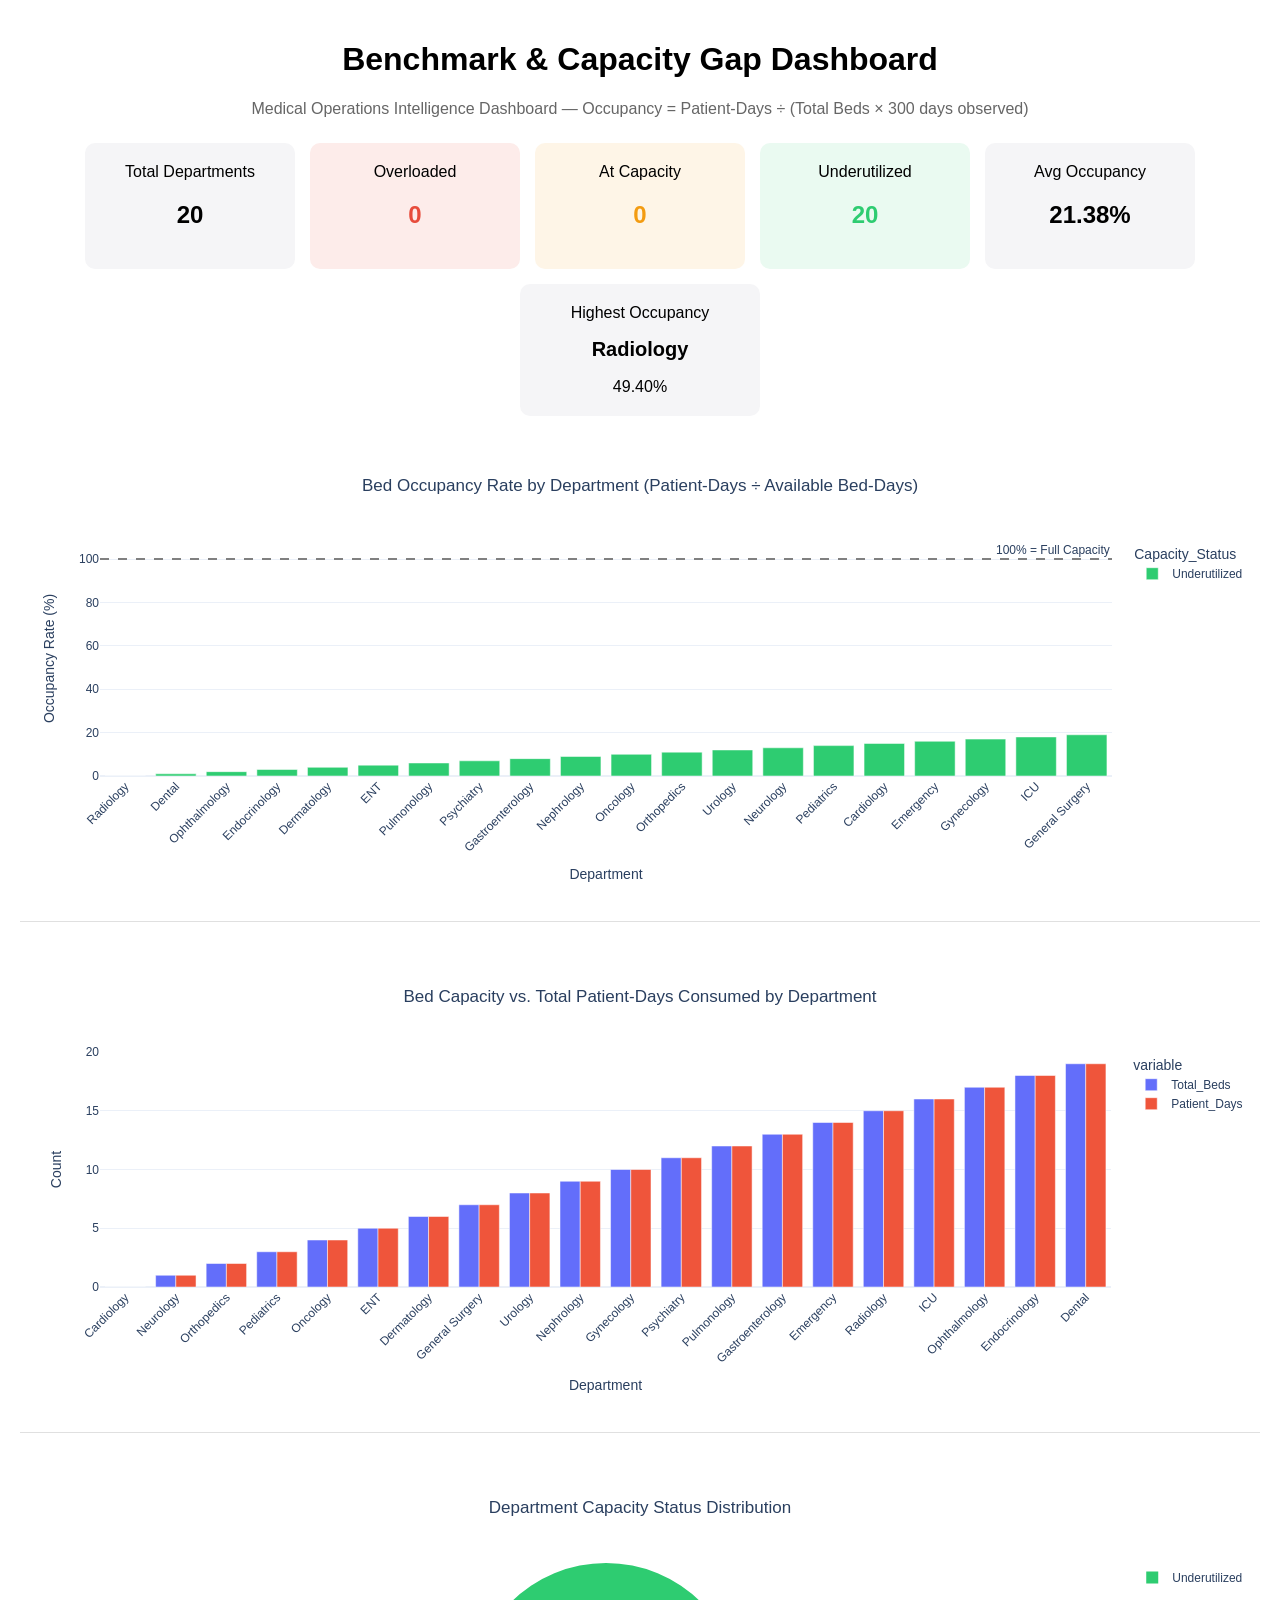
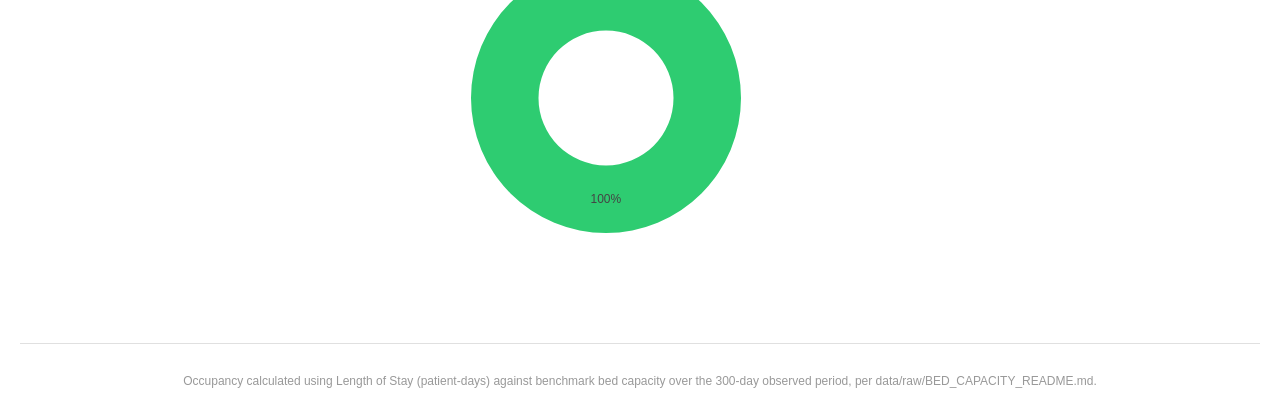
<file: dashboard/assets/reports/benchmark_capacity_gap.html>
<!DOCTYPE html>
<html lang="en">
<head>
<meta charset="UTF-8">
<meta name="viewport" content="width=device-width, initial-scale=1.0">
<title>Benchmark & Capacity Gap Dashboard</title>
<script src="https://cdn.plot.ly/plotly-2.35.2.min.js"></script>
</head>
<body style="margin:0;padding:20px;font-family:Arial, sans-serif;">

<h1 style="text-align:center;font-family:Arial, sans-serif;">Benchmark & Capacity Gap Dashboard</h1>
<p style="text-align:center;color:#666;font-family:Arial, sans-serif;">Medical Operations Intelligence Dashboard &mdash; Occupancy = Patient-Days ÷ (Total Beds × 300 days observed)</p>
<div style="display:flex;gap:15px;flex-wrap:wrap;margin:25px auto;justify-content:center;font-family:Arial, sans-serif;">
  <div style="padding:20px;background:#f5f5f7;border-radius:10px;text-align:center;min-width:170px;">
    <div>Total Departments</div><h2>20</h2>
  </div>
  <div style="padding:20px;background:#fdecea;border-radius:10px;text-align:center;min-width:170px;">
    <div>Overloaded</div><h2 style="color:#E74C3C;">0</h2>
  </div>
  <div style="padding:20px;background:#fef5e7;border-radius:10px;text-align:center;min-width:170px;">
    <div>At Capacity</div><h2 style="color:#F39C12;">0</h2>
  </div>
  <div style="padding:20px;background:#eafaf1;border-radius:10px;text-align:center;min-width:170px;">
    <div>Underutilized</div><h2 style="color:#2ECC71;">20</h2>
  </div>
  <div style="padding:20px;background:#f5f5f7;border-radius:10px;text-align:center;min-width:170px;">
    <div>Avg Occupancy</div><h2>21.38%</h2>
  </div>
  <div style="padding:20px;background:#f5f5f7;border-radius:10px;text-align:center;min-width:200px;">
    <div>Highest Occupancy</div><h2 style="font-size:20px;">Radiology</h2>
    <div>49.40%</div>
  </div>
</div>

<div style="height:100%; width:100%;">                            <div id="f73d680b-f601-421d-80db-156908dc2593" class="plotly-graph-div" style="height:100%; width:100%;"></div>            <script>                window.PLOTLYENV=window.PLOTLYENV || {};                                if (document.getElementById("f73d680b-f601-421d-80db-156908dc2593")) {                    Plotly.newPlot(                        "f73d680b-f601-421d-80db-156908dc2593",                        [{"hovertemplate":"Capacity_Status=Underutilized\u003cbr\u003eDepartment=%{x}\u003cbr\u003eOccupancy Rate (%)=%{y}\u003cextra\u003e\u003c\u002fextra\u003e","legendgroup":"Underutilized","marker":{"color":"#2ECC71","pattern":{"shape":""}},"name":"Underutilized","orientation":"v","showlegend":true,"textposition":"auto","x":["Radiology","Dental","Ophthalmology","Endocrinology","Dermatology","ENT","Pulmonology","Psychiatry","Gastroenterology","Nephrology","Oncology","Orthopedics","Urology","Neurology","Pediatrics","Cardiology","Emergency","Gynecology","ICU","General Surgery"],"xaxis":"x","y":{"dtype":"f8","bdata":"MzMzMzOzSEAzMzMzM3NHQArXo3A9SkRAPQrXo3C9QECPwvUoXK9AQFyPwvUoXDpASOF6FK4HNkBSuB6F6xEzQD0K16NwfTJA4XoUrkchMUCF61G4HgUxQMP1KFyPwjBAXI\u002fC9ShcL0ApXI\u002fC9SgoQD0K16NwvSZAcT0K16PwJEDhehSuR+EkQK5H4XoULiNAmpmZmZkZI0A9CtejcD0fQA=="},"yaxis":"y","type":"bar"}],                        {"template":{"data":{"barpolar":[{"marker":{"line":{"color":"white","width":0.5},"pattern":{"fillmode":"overlay","size":10,"solidity":0.2}},"type":"barpolar"}],"bar":[{"error_x":{"color":"#2a3f5f"},"error_y":{"color":"#2a3f5f"},"marker":{"line":{"color":"white","width":0.5},"pattern":{"fillmode":"overlay","size":10,"solidity":0.2}},"type":"bar"}],"carpet":[{"aaxis":{"endlinecolor":"#2a3f5f","gridcolor":"#C8D4E3","linecolor":"#C8D4E3","minorgridcolor":"#C8D4E3","startlinecolor":"#2a3f5f"},"baxis":{"endlinecolor":"#2a3f5f","gridcolor":"#C8D4E3","linecolor":"#C8D4E3","minorgridcolor":"#C8D4E3","startlinecolor":"#2a3f5f"},"type":"carpet"}],"choropleth":[{"colorbar":{"outlinewidth":0,"ticks":""},"type":"choropleth"}],"contourcarpet":[{"colorbar":{"outlinewidth":0,"ticks":""},"type":"contourcarpet"}],"contour":[{"colorbar":{"outlinewidth":0,"ticks":""},"colorscale":[[0.0,"#0d0887"],[0.1111111111111111,"#46039f"],[0.2222222222222222,"#7201a8"],[0.3333333333333333,"#9c179e"],[0.4444444444444444,"#bd3786"],[0.5555555555555556,"#d8576b"],[0.6666666666666666,"#ed7953"],[0.7777777777777778,"#fb9f3a"],[0.8888888888888888,"#fdca26"],[1.0,"#f0f921"]],"type":"contour"}],"heatmap":[{"colorbar":{"outlinewidth":0,"ticks":""},"colorscale":[[0.0,"#0d0887"],[0.1111111111111111,"#46039f"],[0.2222222222222222,"#7201a8"],[0.3333333333333333,"#9c179e"],[0.4444444444444444,"#bd3786"],[0.5555555555555556,"#d8576b"],[0.6666666666666666,"#ed7953"],[0.7777777777777778,"#fb9f3a"],[0.8888888888888888,"#fdca26"],[1.0,"#f0f921"]],"type":"heatmap"}],"histogram2dcontour":[{"colorbar":{"outlinewidth":0,"ticks":""},"colorscale":[[0.0,"#0d0887"],[0.1111111111111111,"#46039f"],[0.2222222222222222,"#7201a8"],[0.3333333333333333,"#9c179e"],[0.4444444444444444,"#bd3786"],[0.5555555555555556,"#d8576b"],[0.6666666666666666,"#ed7953"],[0.7777777777777778,"#fb9f3a"],[0.8888888888888888,"#fdca26"],[1.0,"#f0f921"]],"type":"histogram2dcontour"}],"histogram2d":[{"colorbar":{"outlinewidth":0,"ticks":""},"colorscale":[[0.0,"#0d0887"],[0.1111111111111111,"#46039f"],[0.2222222222222222,"#7201a8"],[0.3333333333333333,"#9c179e"],[0.4444444444444444,"#bd3786"],[0.5555555555555556,"#d8576b"],[0.6666666666666666,"#ed7953"],[0.7777777777777778,"#fb9f3a"],[0.8888888888888888,"#fdca26"],[1.0,"#f0f921"]],"type":"histogram2d"}],"histogram":[{"marker":{"pattern":{"fillmode":"overlay","size":10,"solidity":0.2}},"type":"histogram"}],"mesh3d":[{"colorbar":{"outlinewidth":0,"ticks":""},"type":"mesh3d"}],"parcoords":[{"line":{"colorbar":{"outlinewidth":0,"ticks":""}},"type":"parcoords"}],"pie":[{"automargin":true,"type":"pie"}],"scatter3d":[{"line":{"colorbar":{"outlinewidth":0,"ticks":""}},"marker":{"colorbar":{"outlinewidth":0,"ticks":""}},"type":"scatter3d"}],"scattercarpet":[{"marker":{"colorbar":{"outlinewidth":0,"ticks":""}},"type":"scattercarpet"}],"scattergeo":[{"marker":{"colorbar":{"outlinewidth":0,"ticks":""}},"type":"scattergeo"}],"scattergl":[{"marker":{"colorbar":{"outlinewidth":0,"ticks":""}},"type":"scattergl"}],"scattermap":[{"marker":{"colorbar":{"outlinewidth":0,"ticks":""}},"type":"scattermap"}],"scatterpolargl":[{"marker":{"colorbar":{"outlinewidth":0,"ticks":""}},"type":"scatterpolargl"}],"scatterpolar":[{"marker":{"colorbar":{"outlinewidth":0,"ticks":""}},"type":"scatterpolar"}],"scatter":[{"fillpattern":{"fillmode":"overlay","size":10,"solidity":0.2},"type":"scatter"}],"scatterternary":[{"marker":{"colorbar":{"outlinewidth":0,"ticks":""}},"type":"scatterternary"}],"surface":[{"colorbar":{"outlinewidth":0,"ticks":""},"colorscale":[[0.0,"#0d0887"],[0.1111111111111111,"#46039f"],[0.2222222222222222,"#7201a8"],[0.3333333333333333,"#9c179e"],[0.4444444444444444,"#bd3786"],[0.5555555555555556,"#d8576b"],[0.6666666666666666,"#ed7953"],[0.7777777777777778,"#fb9f3a"],[0.8888888888888888,"#fdca26"],[1.0,"#f0f921"]],"type":"surface"}],"table":[{"cells":{"fill":{"color":"#EBF0F8"},"line":{"color":"white"}},"header":{"fill":{"color":"#C8D4E3"},"line":{"color":"white"}},"type":"table"}]},"layout":{"annotationdefaults":{"arrowcolor":"#2a3f5f","arrowhead":0,"arrowwidth":1},"autotypenumbers":"strict","coloraxis":{"colorbar":{"outlinewidth":0,"ticks":""}},"colorscale":{"diverging":[[0,"#8e0152"],[0.1,"#c51b7d"],[0.2,"#de77ae"],[0.3,"#f1b6da"],[0.4,"#fde0ef"],[0.5,"#f7f7f7"],[0.6,"#e6f5d0"],[0.7,"#b8e186"],[0.8,"#7fbc41"],[0.9,"#4d9221"],[1,"#276419"]],"sequential":[[0.0,"#0d0887"],[0.1111111111111111,"#46039f"],[0.2222222222222222,"#7201a8"],[0.3333333333333333,"#9c179e"],[0.4444444444444444,"#bd3786"],[0.5555555555555556,"#d8576b"],[0.6666666666666666,"#ed7953"],[0.7777777777777778,"#fb9f3a"],[0.8888888888888888,"#fdca26"],[1.0,"#f0f921"]],"sequentialminus":[[0.0,"#0d0887"],[0.1111111111111111,"#46039f"],[0.2222222222222222,"#7201a8"],[0.3333333333333333,"#9c179e"],[0.4444444444444444,"#bd3786"],[0.5555555555555556,"#d8576b"],[0.6666666666666666,"#ed7953"],[0.7777777777777778,"#fb9f3a"],[0.8888888888888888,"#fdca26"],[1.0,"#f0f921"]]},"colorway":["#636efa","#EF553B","#00cc96","#ab63fa","#FFA15A","#19d3f3","#FF6692","#B6E880","#FF97FF","#FECB52"],"font":{"color":"#2a3f5f"},"geo":{"bgcolor":"white","lakecolor":"white","landcolor":"white","showlakes":true,"showland":true,"subunitcolor":"#C8D4E3"},"hoverlabel":{"align":"left"},"hovermode":"closest","paper_bgcolor":"white","plot_bgcolor":"white","polar":{"angularaxis":{"gridcolor":"#EBF0F8","linecolor":"#EBF0F8","ticks":""},"bgcolor":"white","radialaxis":{"gridcolor":"#EBF0F8","linecolor":"#EBF0F8","ticks":""}},"scene":{"xaxis":{"backgroundcolor":"white","gridcolor":"#DFE8F3","gridwidth":2,"linecolor":"#EBF0F8","showbackground":true,"ticks":"","zerolinecolor":"#EBF0F8"},"yaxis":{"backgroundcolor":"white","gridcolor":"#DFE8F3","gridwidth":2,"linecolor":"#EBF0F8","showbackground":true,"ticks":"","zerolinecolor":"#EBF0F8"},"zaxis":{"backgroundcolor":"white","gridcolor":"#DFE8F3","gridwidth":2,"linecolor":"#EBF0F8","showbackground":true,"ticks":"","zerolinecolor":"#EBF0F8"}},"shapedefaults":{"line":{"color":"#2a3f5f"}},"ternary":{"aaxis":{"gridcolor":"#DFE8F3","linecolor":"#A2B1C6","ticks":""},"baxis":{"gridcolor":"#DFE8F3","linecolor":"#A2B1C6","ticks":""},"bgcolor":"white","caxis":{"gridcolor":"#DFE8F3","linecolor":"#A2B1C6","ticks":""}},"title":{"x":0.05},"xaxis":{"automargin":true,"gridcolor":"#EBF0F8","linecolor":"#EBF0F8","ticks":"","title":{"standoff":15},"zerolinecolor":"#EBF0F8","zerolinewidth":2},"yaxis":{"automargin":true,"gridcolor":"#EBF0F8","linecolor":"#EBF0F8","ticks":"","title":{"standoff":15},"zerolinecolor":"#EBF0F8","zerolinewidth":2}}},"xaxis":{"anchor":"y","domain":[0.0,1.0],"title":{"text":"Department"},"tickangle":-45},"yaxis":{"anchor":"x","domain":[0.0,1.0],"title":{"text":"Occupancy Rate (%)"}},"legend":{"title":{"text":"Capacity_Status"},"tracegroupgap":0},"title":{"text":"Bed Occupancy Rate by Department (Patient-Days \u00f7 Available Bed-Days)","x":0.5},"barmode":"relative","shapes":[{"line":{"color":"gray","dash":"dash"},"type":"line","x0":0,"x1":1,"xref":"x domain","y0":100,"y1":100,"yref":"y"}],"annotations":[{"showarrow":false,"text":"100% = Full Capacity","x":1,"xanchor":"right","xref":"x domain","y":100,"yanchor":"bottom","yref":"y"}]},                        {"responsive": true}                    )                };            </script>        </div><hr style='margin:30px 0;border:none;border-top:1px solid #e0e0e0;'><div style="height:100%; width:100%;">                            <div id="782751c3-0e14-4a0d-a723-df3ddef72c21" class="plotly-graph-div" style="height:100%; width:100%;"></div>            <script>                window.PLOTLYENV=window.PLOTLYENV || {};                                if (document.getElementById("782751c3-0e14-4a0d-a723-df3ddef72c21")) {                    Plotly.newPlot(                        "782751c3-0e14-4a0d-a723-df3ddef72c21",                        [{"alignmentgroup":"True","hovertemplate":"variable=Total_Beds\u003cbr\u003eDepartment=%{x}\u003cbr\u003eCount=%{y}\u003cextra\u003e\u003c\u002fextra\u003e","legendgroup":"Total_Beds","marker":{"color":"#636efa","pattern":{"shape":""}},"name":"Total_Beds","offsetgroup":"Total_Beds","orientation":"v","showlegend":true,"textposition":"auto","x":["Cardiology","Neurology","Orthopedics","Pediatrics","Oncology","ENT","Dermatology","General Surgery","Urology","Nephrology","Gynecology","Psychiatry","Pulmonology","Gastroenterology","Emergency","Radiology","ICU","Ophthalmology","Endocrinology","Dental"],"xaxis":"x","y":{"dtype":"i1","bdata":"KB4jLSMPCigUGR4ZGRk8CjIMEgo="},"yaxis":"y","type":"bar"},{"alignmentgroup":"True","hovertemplate":"variable=Patient_Days\u003cbr\u003eDepartment=%{x}\u003cbr\u003eCount=%{y}\u003cextra\u003e\u003c\u002fextra\u003e","legendgroup":"Patient_Days","marker":{"color":"#EF553B","pattern":{"shape":""}},"name":"Patient_Days","offsetgroup":"Patient_Days","orientation":"v","showlegend":true,"textposition":"auto","x":["Cardiology","Neurology","Orthopedics","Pediatrics","Oncology","ENT","Dermatology","General Surgery","Urology","Nephrology","Gynecology","Psychiatry","Pulmonology","Gastroenterology","Emergency","Radiology","ICU","Ophthalmology","Endocrinology","Dental"],"xaxis":"x","y":{"dtype":"i2","bdata":"6AQ\u002fBOAG\u002fwX7BqIE6QOpA60DBQVfA5YFdAZrBVgHygWYBbUFEAd\u002fBQ=="},"yaxis":"y","type":"bar"}],                        {"template":{"data":{"barpolar":[{"marker":{"line":{"color":"white","width":0.5},"pattern":{"fillmode":"overlay","size":10,"solidity":0.2}},"type":"barpolar"}],"bar":[{"error_x":{"color":"#2a3f5f"},"error_y":{"color":"#2a3f5f"},"marker":{"line":{"color":"white","width":0.5},"pattern":{"fillmode":"overlay","size":10,"solidity":0.2}},"type":"bar"}],"carpet":[{"aaxis":{"endlinecolor":"#2a3f5f","gridcolor":"#C8D4E3","linecolor":"#C8D4E3","minorgridcolor":"#C8D4E3","startlinecolor":"#2a3f5f"},"baxis":{"endlinecolor":"#2a3f5f","gridcolor":"#C8D4E3","linecolor":"#C8D4E3","minorgridcolor":"#C8D4E3","startlinecolor":"#2a3f5f"},"type":"carpet"}],"choropleth":[{"colorbar":{"outlinewidth":0,"ticks":""},"type":"choropleth"}],"contourcarpet":[{"colorbar":{"outlinewidth":0,"ticks":""},"type":"contourcarpet"}],"contour":[{"colorbar":{"outlinewidth":0,"ticks":""},"colorscale":[[0.0,"#0d0887"],[0.1111111111111111,"#46039f"],[0.2222222222222222,"#7201a8"],[0.3333333333333333,"#9c179e"],[0.4444444444444444,"#bd3786"],[0.5555555555555556,"#d8576b"],[0.6666666666666666,"#ed7953"],[0.7777777777777778,"#fb9f3a"],[0.8888888888888888,"#fdca26"],[1.0,"#f0f921"]],"type":"contour"}],"heatmap":[{"colorbar":{"outlinewidth":0,"ticks":""},"colorscale":[[0.0,"#0d0887"],[0.1111111111111111,"#46039f"],[0.2222222222222222,"#7201a8"],[0.3333333333333333,"#9c179e"],[0.4444444444444444,"#bd3786"],[0.5555555555555556,"#d8576b"],[0.6666666666666666,"#ed7953"],[0.7777777777777778,"#fb9f3a"],[0.8888888888888888,"#fdca26"],[1.0,"#f0f921"]],"type":"heatmap"}],"histogram2dcontour":[{"colorbar":{"outlinewidth":0,"ticks":""},"colorscale":[[0.0,"#0d0887"],[0.1111111111111111,"#46039f"],[0.2222222222222222,"#7201a8"],[0.3333333333333333,"#9c179e"],[0.4444444444444444,"#bd3786"],[0.5555555555555556,"#d8576b"],[0.6666666666666666,"#ed7953"],[0.7777777777777778,"#fb9f3a"],[0.8888888888888888,"#fdca26"],[1.0,"#f0f921"]],"type":"histogram2dcontour"}],"histogram2d":[{"colorbar":{"outlinewidth":0,"ticks":""},"colorscale":[[0.0,"#0d0887"],[0.1111111111111111,"#46039f"],[0.2222222222222222,"#7201a8"],[0.3333333333333333,"#9c179e"],[0.4444444444444444,"#bd3786"],[0.5555555555555556,"#d8576b"],[0.6666666666666666,"#ed7953"],[0.7777777777777778,"#fb9f3a"],[0.8888888888888888,"#fdca26"],[1.0,"#f0f921"]],"type":"histogram2d"}],"histogram":[{"marker":{"pattern":{"fillmode":"overlay","size":10,"solidity":0.2}},"type":"histogram"}],"mesh3d":[{"colorbar":{"outlinewidth":0,"ticks":""},"type":"mesh3d"}],"parcoords":[{"line":{"colorbar":{"outlinewidth":0,"ticks":""}},"type":"parcoords"}],"pie":[{"automargin":true,"type":"pie"}],"scatter3d":[{"line":{"colorbar":{"outlinewidth":0,"ticks":""}},"marker":{"colorbar":{"outlinewidth":0,"ticks":""}},"type":"scatter3d"}],"scattercarpet":[{"marker":{"colorbar":{"outlinewidth":0,"ticks":""}},"type":"scattercarpet"}],"scattergeo":[{"marker":{"colorbar":{"outlinewidth":0,"ticks":""}},"type":"scattergeo"}],"scattergl":[{"marker":{"colorbar":{"outlinewidth":0,"ticks":""}},"type":"scattergl"}],"scattermap":[{"marker":{"colorbar":{"outlinewidth":0,"ticks":""}},"type":"scattermap"}],"scatterpolargl":[{"marker":{"colorbar":{"outlinewidth":0,"ticks":""}},"type":"scatterpolargl"}],"scatterpolar":[{"marker":{"colorbar":{"outlinewidth":0,"ticks":""}},"type":"scatterpolar"}],"scatter":[{"fillpattern":{"fillmode":"overlay","size":10,"solidity":0.2},"type":"scatter"}],"scatterternary":[{"marker":{"colorbar":{"outlinewidth":0,"ticks":""}},"type":"scatterternary"}],"surface":[{"colorbar":{"outlinewidth":0,"ticks":""},"colorscale":[[0.0,"#0d0887"],[0.1111111111111111,"#46039f"],[0.2222222222222222,"#7201a8"],[0.3333333333333333,"#9c179e"],[0.4444444444444444,"#bd3786"],[0.5555555555555556,"#d8576b"],[0.6666666666666666,"#ed7953"],[0.7777777777777778,"#fb9f3a"],[0.8888888888888888,"#fdca26"],[1.0,"#f0f921"]],"type":"surface"}],"table":[{"cells":{"fill":{"color":"#EBF0F8"},"line":{"color":"white"}},"header":{"fill":{"color":"#C8D4E3"},"line":{"color":"white"}},"type":"table"}]},"layout":{"annotationdefaults":{"arrowcolor":"#2a3f5f","arrowhead":0,"arrowwidth":1},"autotypenumbers":"strict","coloraxis":{"colorbar":{"outlinewidth":0,"ticks":""}},"colorscale":{"diverging":[[0,"#8e0152"],[0.1,"#c51b7d"],[0.2,"#de77ae"],[0.3,"#f1b6da"],[0.4,"#fde0ef"],[0.5,"#f7f7f7"],[0.6,"#e6f5d0"],[0.7,"#b8e186"],[0.8,"#7fbc41"],[0.9,"#4d9221"],[1,"#276419"]],"sequential":[[0.0,"#0d0887"],[0.1111111111111111,"#46039f"],[0.2222222222222222,"#7201a8"],[0.3333333333333333,"#9c179e"],[0.4444444444444444,"#bd3786"],[0.5555555555555556,"#d8576b"],[0.6666666666666666,"#ed7953"],[0.7777777777777778,"#fb9f3a"],[0.8888888888888888,"#fdca26"],[1.0,"#f0f921"]],"sequentialminus":[[0.0,"#0d0887"],[0.1111111111111111,"#46039f"],[0.2222222222222222,"#7201a8"],[0.3333333333333333,"#9c179e"],[0.4444444444444444,"#bd3786"],[0.5555555555555556,"#d8576b"],[0.6666666666666666,"#ed7953"],[0.7777777777777778,"#fb9f3a"],[0.8888888888888888,"#fdca26"],[1.0,"#f0f921"]]},"colorway":["#636efa","#EF553B","#00cc96","#ab63fa","#FFA15A","#19d3f3","#FF6692","#B6E880","#FF97FF","#FECB52"],"font":{"color":"#2a3f5f"},"geo":{"bgcolor":"white","lakecolor":"white","landcolor":"white","showlakes":true,"showland":true,"subunitcolor":"#C8D4E3"},"hoverlabel":{"align":"left"},"hovermode":"closest","paper_bgcolor":"white","plot_bgcolor":"white","polar":{"angularaxis":{"gridcolor":"#EBF0F8","linecolor":"#EBF0F8","ticks":""},"bgcolor":"white","radialaxis":{"gridcolor":"#EBF0F8","linecolor":"#EBF0F8","ticks":""}},"scene":{"xaxis":{"backgroundcolor":"white","gridcolor":"#DFE8F3","gridwidth":2,"linecolor":"#EBF0F8","showbackground":true,"ticks":"","zerolinecolor":"#EBF0F8"},"yaxis":{"backgroundcolor":"white","gridcolor":"#DFE8F3","gridwidth":2,"linecolor":"#EBF0F8","showbackground":true,"ticks":"","zerolinecolor":"#EBF0F8"},"zaxis":{"backgroundcolor":"white","gridcolor":"#DFE8F3","gridwidth":2,"linecolor":"#EBF0F8","showbackground":true,"ticks":"","zerolinecolor":"#EBF0F8"}},"shapedefaults":{"line":{"color":"#2a3f5f"}},"ternary":{"aaxis":{"gridcolor":"#DFE8F3","linecolor":"#A2B1C6","ticks":""},"baxis":{"gridcolor":"#DFE8F3","linecolor":"#A2B1C6","ticks":""},"bgcolor":"white","caxis":{"gridcolor":"#DFE8F3","linecolor":"#A2B1C6","ticks":""}},"title":{"x":0.05},"xaxis":{"automargin":true,"gridcolor":"#EBF0F8","linecolor":"#EBF0F8","ticks":"","title":{"standoff":15},"zerolinecolor":"#EBF0F8","zerolinewidth":2},"yaxis":{"automargin":true,"gridcolor":"#EBF0F8","linecolor":"#EBF0F8","ticks":"","title":{"standoff":15},"zerolinecolor":"#EBF0F8","zerolinewidth":2}}},"xaxis":{"anchor":"y","domain":[0.0,1.0],"title":{"text":"Department"},"tickangle":-45},"yaxis":{"anchor":"x","domain":[0.0,1.0],"title":{"text":"Count"}},"legend":{"title":{"text":"variable"},"tracegroupgap":0},"title":{"text":"Bed Capacity vs. Total Patient-Days Consumed by Department","x":0.5},"barmode":"group"},                        {"responsive": true}                    )                };            </script>        </div><hr style='margin:30px 0;border:none;border-top:1px solid #e0e0e0;'><div style="height:100%; width:100%;">                            <div id="4c9acd97-17ff-4ea6-8757-8862f95f49cc" class="plotly-graph-div" style="height:100%; width:100%;"></div>            <script>                window.PLOTLYENV=window.PLOTLYENV || {};                                if (document.getElementById("4c9acd97-17ff-4ea6-8757-8862f95f49cc")) {                    Plotly.newPlot(                        "4c9acd97-17ff-4ea6-8757-8862f95f49cc",                        [{"customdata":[["Underutilized"]],"domain":{"x":[0.0,1.0],"y":[0.0,1.0]},"hole":0.5,"hovertemplate":"Capacity_Status=%{customdata[0]}\u003cbr\u003eDepartment_Count=%{value}\u003cextra\u003e\u003c\u002fextra\u003e","labels":["Underutilized"],"legendgroup":"","marker":{"colors":["#2ECC71"]},"name":"","showlegend":true,"values":{"dtype":"i1","bdata":"FA=="},"type":"pie"}],                        {"template":{"data":{"barpolar":[{"marker":{"line":{"color":"white","width":0.5},"pattern":{"fillmode":"overlay","size":10,"solidity":0.2}},"type":"barpolar"}],"bar":[{"error_x":{"color":"#2a3f5f"},"error_y":{"color":"#2a3f5f"},"marker":{"line":{"color":"white","width":0.5},"pattern":{"fillmode":"overlay","size":10,"solidity":0.2}},"type":"bar"}],"carpet":[{"aaxis":{"endlinecolor":"#2a3f5f","gridcolor":"#C8D4E3","linecolor":"#C8D4E3","minorgridcolor":"#C8D4E3","startlinecolor":"#2a3f5f"},"baxis":{"endlinecolor":"#2a3f5f","gridcolor":"#C8D4E3","linecolor":"#C8D4E3","minorgridcolor":"#C8D4E3","startlinecolor":"#2a3f5f"},"type":"carpet"}],"choropleth":[{"colorbar":{"outlinewidth":0,"ticks":""},"type":"choropleth"}],"contourcarpet":[{"colorbar":{"outlinewidth":0,"ticks":""},"type":"contourcarpet"}],"contour":[{"colorbar":{"outlinewidth":0,"ticks":""},"colorscale":[[0.0,"#0d0887"],[0.1111111111111111,"#46039f"],[0.2222222222222222,"#7201a8"],[0.3333333333333333,"#9c179e"],[0.4444444444444444,"#bd3786"],[0.5555555555555556,"#d8576b"],[0.6666666666666666,"#ed7953"],[0.7777777777777778,"#fb9f3a"],[0.8888888888888888,"#fdca26"],[1.0,"#f0f921"]],"type":"contour"}],"heatmap":[{"colorbar":{"outlinewidth":0,"ticks":""},"colorscale":[[0.0,"#0d0887"],[0.1111111111111111,"#46039f"],[0.2222222222222222,"#7201a8"],[0.3333333333333333,"#9c179e"],[0.4444444444444444,"#bd3786"],[0.5555555555555556,"#d8576b"],[0.6666666666666666,"#ed7953"],[0.7777777777777778,"#fb9f3a"],[0.8888888888888888,"#fdca26"],[1.0,"#f0f921"]],"type":"heatmap"}],"histogram2dcontour":[{"colorbar":{"outlinewidth":0,"ticks":""},"colorscale":[[0.0,"#0d0887"],[0.1111111111111111,"#46039f"],[0.2222222222222222,"#7201a8"],[0.3333333333333333,"#9c179e"],[0.4444444444444444,"#bd3786"],[0.5555555555555556,"#d8576b"],[0.6666666666666666,"#ed7953"],[0.7777777777777778,"#fb9f3a"],[0.8888888888888888,"#fdca26"],[1.0,"#f0f921"]],"type":"histogram2dcontour"}],"histogram2d":[{"colorbar":{"outlinewidth":0,"ticks":""},"colorscale":[[0.0,"#0d0887"],[0.1111111111111111,"#46039f"],[0.2222222222222222,"#7201a8"],[0.3333333333333333,"#9c179e"],[0.4444444444444444,"#bd3786"],[0.5555555555555556,"#d8576b"],[0.6666666666666666,"#ed7953"],[0.7777777777777778,"#fb9f3a"],[0.8888888888888888,"#fdca26"],[1.0,"#f0f921"]],"type":"histogram2d"}],"histogram":[{"marker":{"pattern":{"fillmode":"overlay","size":10,"solidity":0.2}},"type":"histogram"}],"mesh3d":[{"colorbar":{"outlinewidth":0,"ticks":""},"type":"mesh3d"}],"parcoords":[{"line":{"colorbar":{"outlinewidth":0,"ticks":""}},"type":"parcoords"}],"pie":[{"automargin":true,"type":"pie"}],"scatter3d":[{"line":{"colorbar":{"outlinewidth":0,"ticks":""}},"marker":{"colorbar":{"outlinewidth":0,"ticks":""}},"type":"scatter3d"}],"scattercarpet":[{"marker":{"colorbar":{"outlinewidth":0,"ticks":""}},"type":"scattercarpet"}],"scattergeo":[{"marker":{"colorbar":{"outlinewidth":0,"ticks":""}},"type":"scattergeo"}],"scattergl":[{"marker":{"colorbar":{"outlinewidth":0,"ticks":""}},"type":"scattergl"}],"scattermap":[{"marker":{"colorbar":{"outlinewidth":0,"ticks":""}},"type":"scattermap"}],"scatterpolargl":[{"marker":{"colorbar":{"outlinewidth":0,"ticks":""}},"type":"scatterpolargl"}],"scatterpolar":[{"marker":{"colorbar":{"outlinewidth":0,"ticks":""}},"type":"scatterpolar"}],"scatter":[{"fillpattern":{"fillmode":"overlay","size":10,"solidity":0.2},"type":"scatter"}],"scatterternary":[{"marker":{"colorbar":{"outlinewidth":0,"ticks":""}},"type":"scatterternary"}],"surface":[{"colorbar":{"outlinewidth":0,"ticks":""},"colorscale":[[0.0,"#0d0887"],[0.1111111111111111,"#46039f"],[0.2222222222222222,"#7201a8"],[0.3333333333333333,"#9c179e"],[0.4444444444444444,"#bd3786"],[0.5555555555555556,"#d8576b"],[0.6666666666666666,"#ed7953"],[0.7777777777777778,"#fb9f3a"],[0.8888888888888888,"#fdca26"],[1.0,"#f0f921"]],"type":"surface"}],"table":[{"cells":{"fill":{"color":"#EBF0F8"},"line":{"color":"white"}},"header":{"fill":{"color":"#C8D4E3"},"line":{"color":"white"}},"type":"table"}]},"layout":{"annotationdefaults":{"arrowcolor":"#2a3f5f","arrowhead":0,"arrowwidth":1},"autotypenumbers":"strict","coloraxis":{"colorbar":{"outlinewidth":0,"ticks":""}},"colorscale":{"diverging":[[0,"#8e0152"],[0.1,"#c51b7d"],[0.2,"#de77ae"],[0.3,"#f1b6da"],[0.4,"#fde0ef"],[0.5,"#f7f7f7"],[0.6,"#e6f5d0"],[0.7,"#b8e186"],[0.8,"#7fbc41"],[0.9,"#4d9221"],[1,"#276419"]],"sequential":[[0.0,"#0d0887"],[0.1111111111111111,"#46039f"],[0.2222222222222222,"#7201a8"],[0.3333333333333333,"#9c179e"],[0.4444444444444444,"#bd3786"],[0.5555555555555556,"#d8576b"],[0.6666666666666666,"#ed7953"],[0.7777777777777778,"#fb9f3a"],[0.8888888888888888,"#fdca26"],[1.0,"#f0f921"]],"sequentialminus":[[0.0,"#0d0887"],[0.1111111111111111,"#46039f"],[0.2222222222222222,"#7201a8"],[0.3333333333333333,"#9c179e"],[0.4444444444444444,"#bd3786"],[0.5555555555555556,"#d8576b"],[0.6666666666666666,"#ed7953"],[0.7777777777777778,"#fb9f3a"],[0.8888888888888888,"#fdca26"],[1.0,"#f0f921"]]},"colorway":["#636efa","#EF553B","#00cc96","#ab63fa","#FFA15A","#19d3f3","#FF6692","#B6E880","#FF97FF","#FECB52"],"font":{"color":"#2a3f5f"},"geo":{"bgcolor":"white","lakecolor":"white","landcolor":"white","showlakes":true,"showland":true,"subunitcolor":"#C8D4E3"},"hoverlabel":{"align":"left"},"hovermode":"closest","paper_bgcolor":"white","plot_bgcolor":"white","polar":{"angularaxis":{"gridcolor":"#EBF0F8","linecolor":"#EBF0F8","ticks":""},"bgcolor":"white","radialaxis":{"gridcolor":"#EBF0F8","linecolor":"#EBF0F8","ticks":""}},"scene":{"xaxis":{"backgroundcolor":"white","gridcolor":"#DFE8F3","gridwidth":2,"linecolor":"#EBF0F8","showbackground":true,"ticks":"","zerolinecolor":"#EBF0F8"},"yaxis":{"backgroundcolor":"white","gridcolor":"#DFE8F3","gridwidth":2,"linecolor":"#EBF0F8","showbackground":true,"ticks":"","zerolinecolor":"#EBF0F8"},"zaxis":{"backgroundcolor":"white","gridcolor":"#DFE8F3","gridwidth":2,"linecolor":"#EBF0F8","showbackground":true,"ticks":"","zerolinecolor":"#EBF0F8"}},"shapedefaults":{"line":{"color":"#2a3f5f"}},"ternary":{"aaxis":{"gridcolor":"#DFE8F3","linecolor":"#A2B1C6","ticks":""},"baxis":{"gridcolor":"#DFE8F3","linecolor":"#A2B1C6","ticks":""},"bgcolor":"white","caxis":{"gridcolor":"#DFE8F3","linecolor":"#A2B1C6","ticks":""}},"title":{"x":0.05},"xaxis":{"automargin":true,"gridcolor":"#EBF0F8","linecolor":"#EBF0F8","ticks":"","title":{"standoff":15},"zerolinecolor":"#EBF0F8","zerolinewidth":2},"yaxis":{"automargin":true,"gridcolor":"#EBF0F8","linecolor":"#EBF0F8","ticks":"","title":{"standoff":15},"zerolinecolor":"#EBF0F8","zerolinewidth":2}}},"legend":{"tracegroupgap":0},"title":{"text":"Department Capacity Status Distribution","x":0.5}},                        {"responsive": true}                    )                };            </script>        </div><hr style='margin:30px 0;border:none;border-top:1px solid #e0e0e0;'>
<p style="text-align:center;color:#999;font-size:12px;font-family:Arial, sans-serif;">
Occupancy calculated using Length of Stay (patient-days) against benchmark bed capacity over the 300-day observed period, per data/raw/BED_CAPACITY_README.md.
</p>
</body>
</html>
</file>
